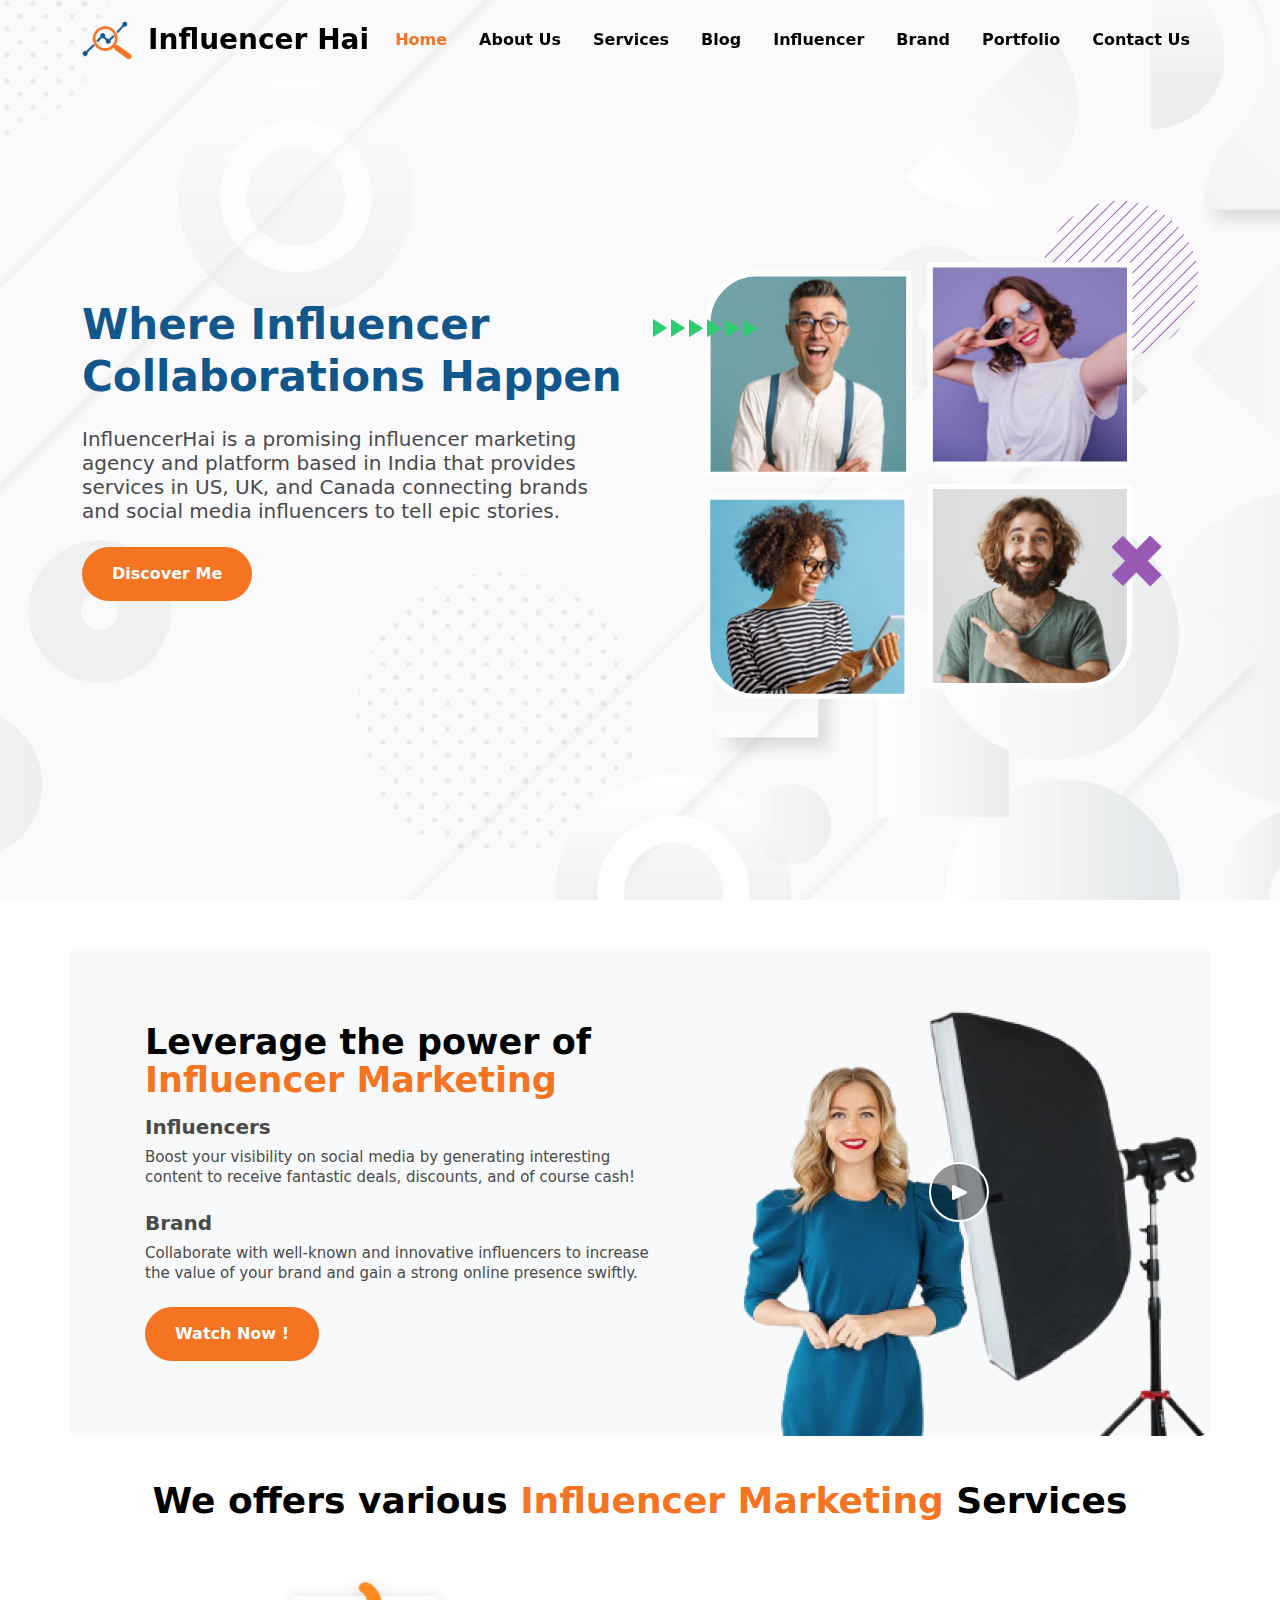
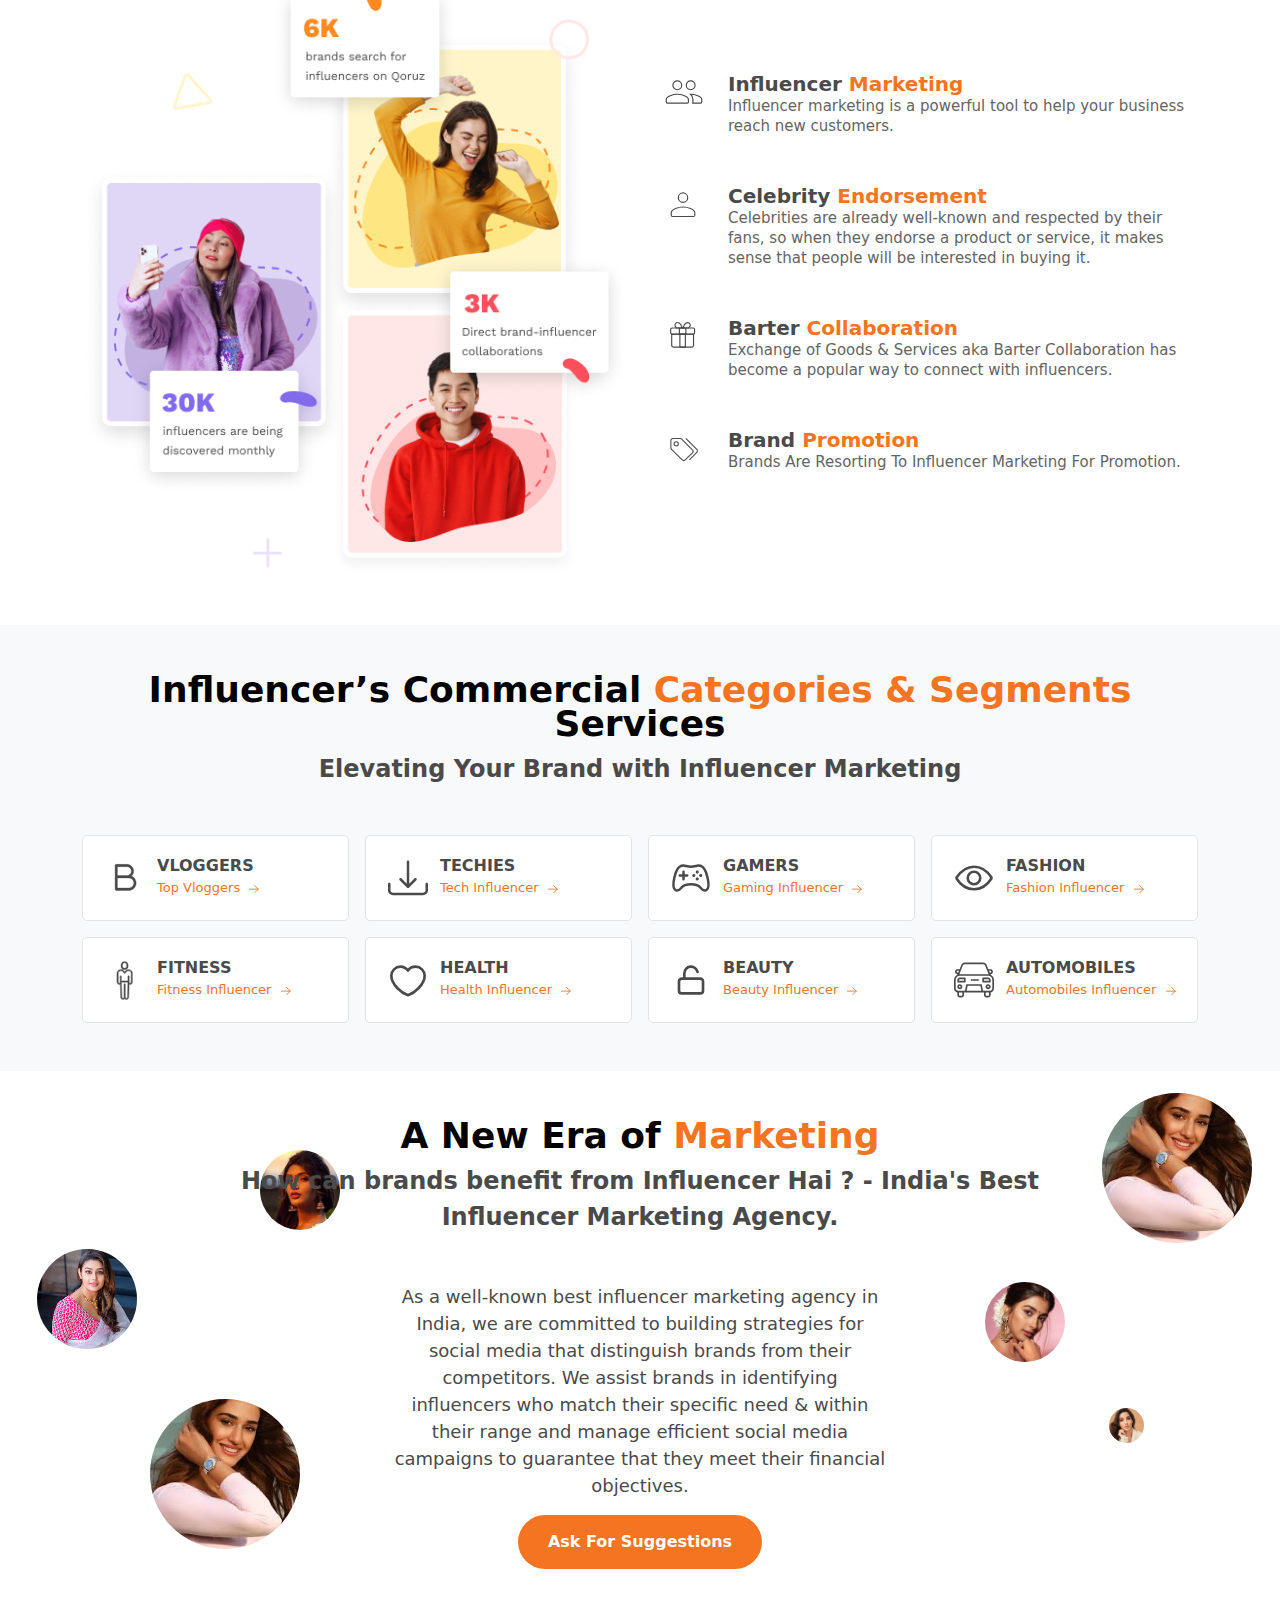
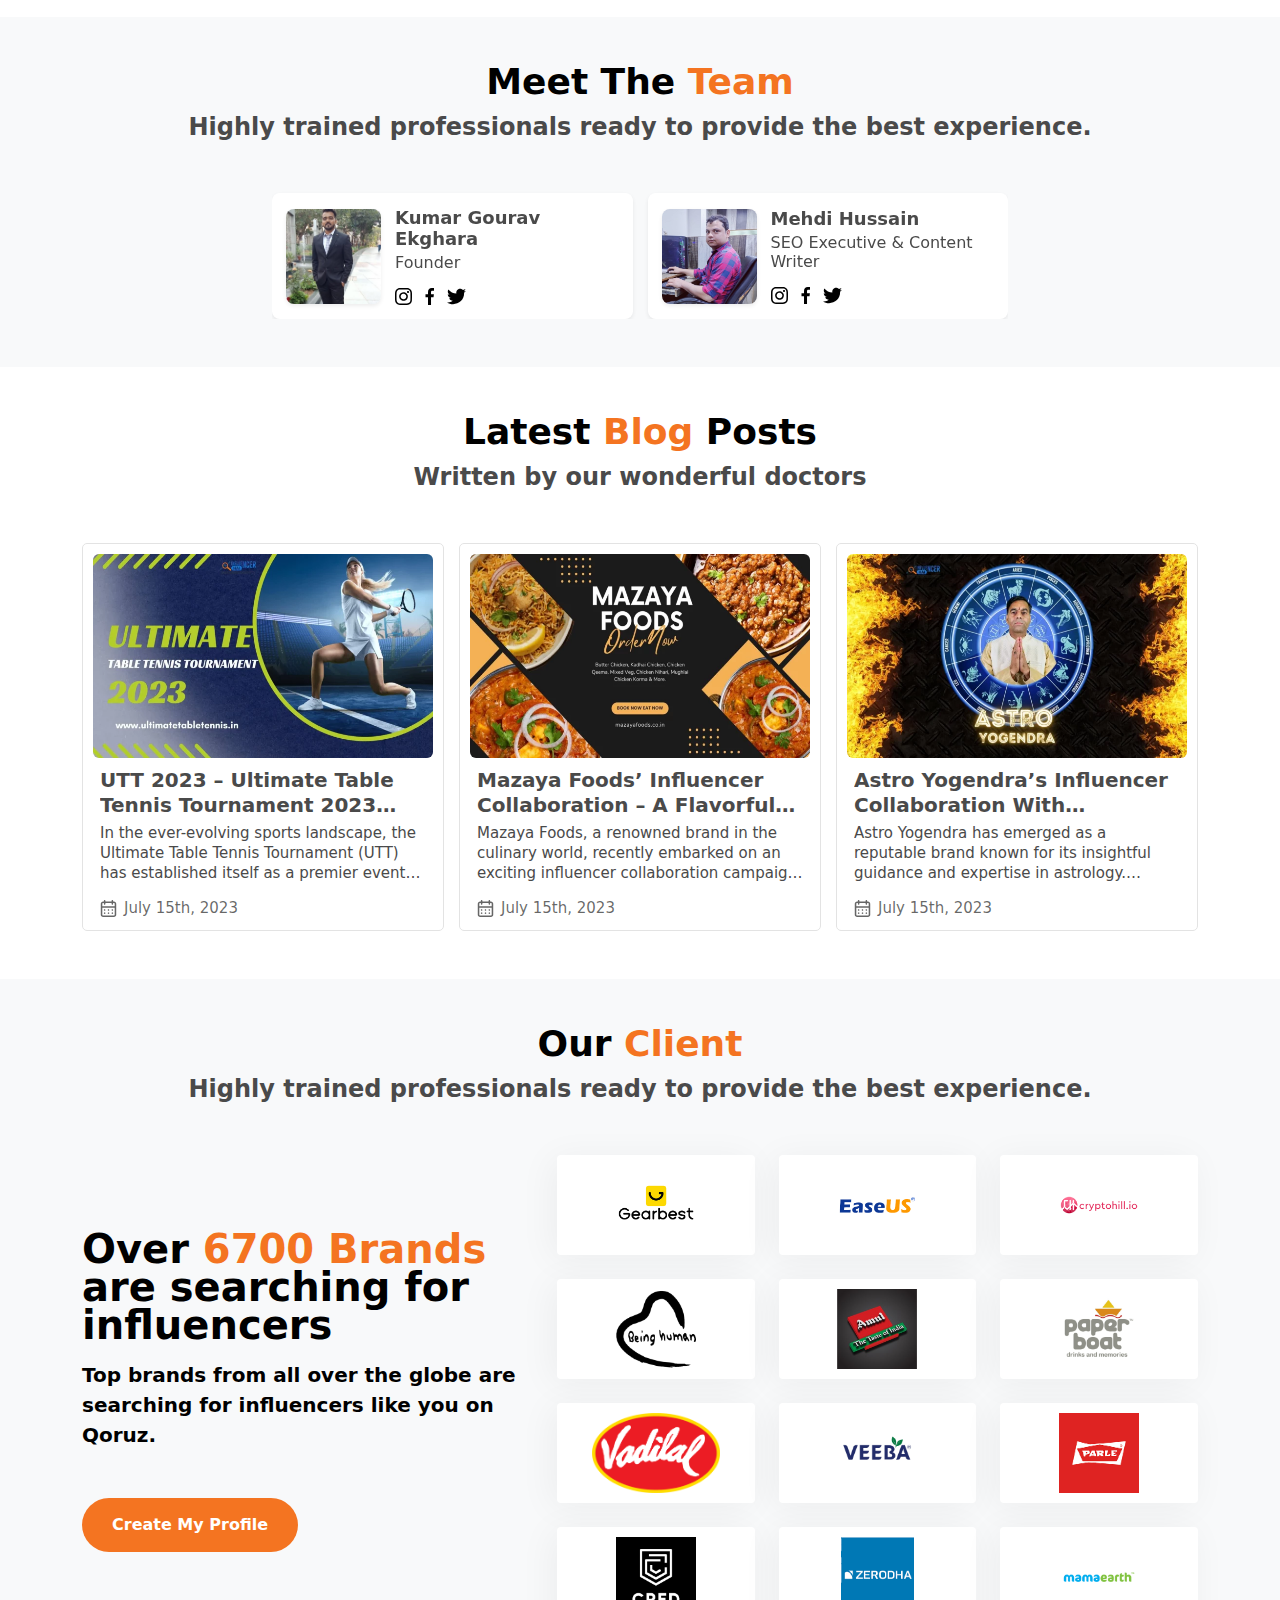
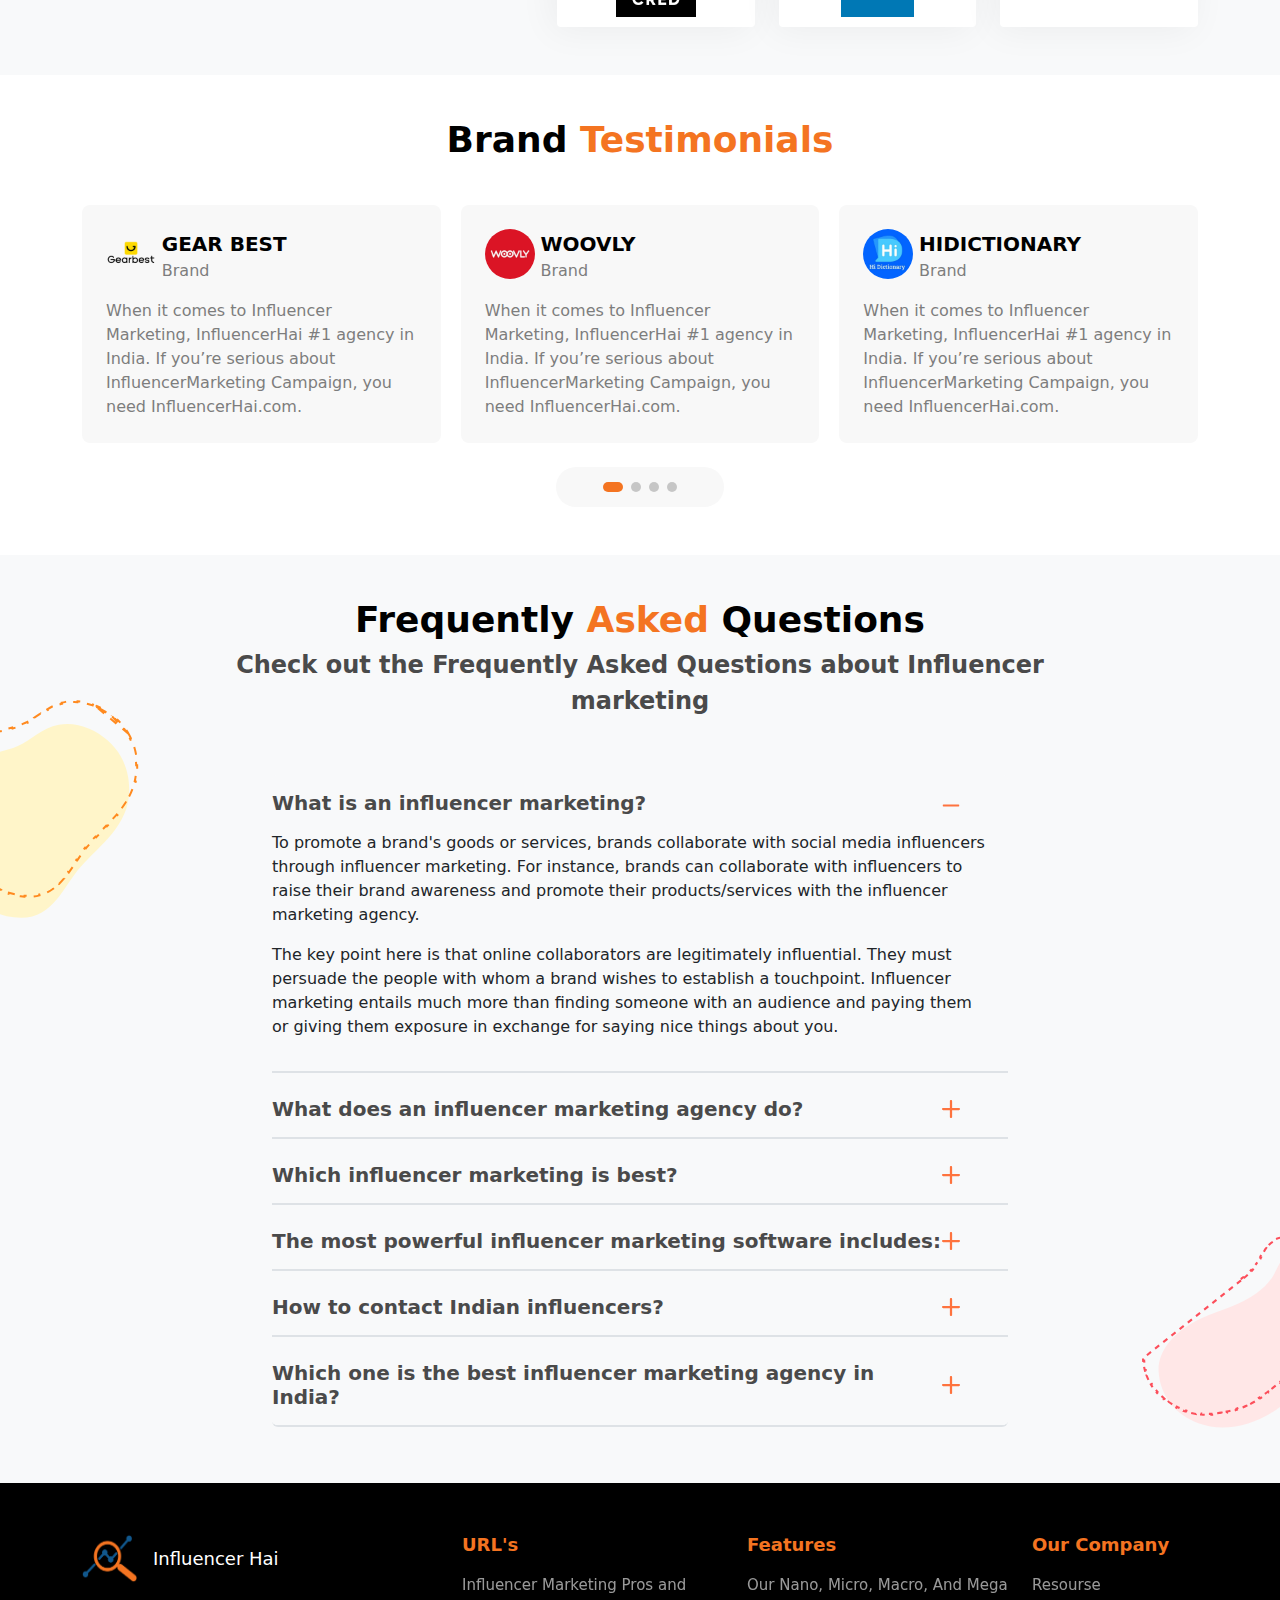
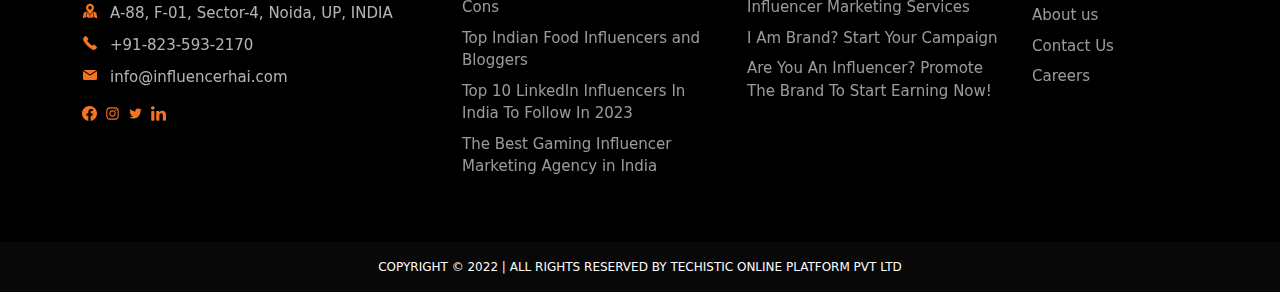
<file: index.html>
<!DOCTYPE html>
<html lang="en">
<head>
    <meta charset="UTF-8">
    <meta name="viewport" content="width=device-width, initial-scale=1.0">
    <link rel="shortcut icon" href="assets/img/logo.png">
    <meta property="og:description" content="We&#039;re the best influencer marketing agency in India and the most trusted influencer marketing platform. We connect brands with influencers for better sales." />
    <title>Influencer Hai</title>
    <script src="assets/libs/jquery/jquery.js"></script>
    <link href="./assets/css/bootstrap.min.css" rel="stylesheet">
    <link href="./assets/libs/swiper/swiper-bundle.min.css" rel="stylesheet">
    <link rel="stylesheet" href="assets/libs/glightBox/css/glightbox.min.css">
    <link href="./assets/css/style.min.css" rel="stylesheet">
</head>
<body>
    <!-- navbar start  -->
        <nav class="navbar navDark navbar-expand-lg fixed-top  container-fluid" aria-label="Offcanvas navbar large">
            <div class="container">
            <a class="navbar-brand logonav d-flex align-items-center" href="index.html"><img src="assets/img/logo.png" alt="logo" class="img-fluid w-100 h-100"> <span class="logoName d-inline-flex ms-3">Influencer Hai</span></a>
            <button class="navbar-toggler border-0 shadow-none" type="button" data-bs-toggle="offcanvas" data-bs-target="#offcanvasNavbar2" aria-controls="offcanvasNavbar2" aria-label="Toggle navigation">
                <span class="navbar-toggler-icon menuBtn"> 
                    <img src="assets/img/Menu.png" alt="menu" class="img-fluid w-100 h-100">
                </span>
                
            </button>
            <div class="offcanvas offcanvas-end" tabindex="-1" id="offcanvasNavbar2" aria-labelledby="offcanvasNavbar2Label">
                <div class="offcanvas-header">
                    <div class="offcanvas-title" id="offcanvasNavbar2Label">
                <a class="navbar-brand logonav d-flex align-items-center" href="#"><img src="assets/img/logo.png" alt="logo" class="img-fluid w-100 h-100"> <span class="logoName d-inline-flex ms-3">Influencer Hai</span></a>
                </div>
                <button type="button" class="menuBtn border-0 d-inline-flex shdow-none bg-dark" data-bs-dismiss="offcanvas" aria-label="Close"> <img src="assets/img/Close.png" alt="menu" class="img-fluid w-100 h-100"></button>
                </div>
                <div class="offcanvas-body">
                <ul class="navbar-nav navbarNav justify-content-end flex-grow-1 gap-md-3 gap-2">
                    <li class="nav-item navItem">
                        <a class="nav-link navLInk active" aria-current="page" href="index.html">Home</a>
                        </li>
                    <li class="nav-item navItem">
                    <a class="nav-link navLInk" href="about.html">About Us</a>
                    </li>
                    <li class="nav-item navItem">
                    <a class="nav-link navLInk" href="servicePage.html">Services</a>
                    </li>
                    <li class="nav-item navItem">
                        <a class="nav-link navLInk" href="blogpage.html">Blog</a>
                    </li>
                    <li class="nav-item navItem">
                        <a class="nav-link navLInk" href="influencer.html">Influencer</a>
                    </li>
                    <li class="nav-item navItem">
                        <a class="nav-link navLInk" href="brand.html">Brand</a>
                    </li>
                    <li class="nav-item navItem">
                        <a class="nav-link navLInk" href="portfolio.html">Portfolio</a>
                    </li>
                    <li class="nav-item navItem">
                        <a class="nav-link navLInk" href="contactus.html">Contact Us</a>
                    </li>
                    <!-- <li class="nav-item navItem">
                        <a class="nav-link navLInk" href="#">Search</a>
                    </li> -->
                </ul>
                </div>
            </div>
            </div>
        </nav>
    <!-- navbar end  -->

    <!-- hero section start  -->
        <div class="container-fluid heroSection  position-relative">
            <div class="mainsectopn h-100">
                <div class="container h-100 ">
                    <div class="row h-100 align-items-center">
                        <div class="col-md-6 col-sm-12 order-md-1 order-2">
                            <div class="row align-items-center h-100 heroTxtWrapper">
                                <div class="col-12 py-4 py-md-0">
                                    <div class="HeroHeading fw-bold text-md-start text-center">Where Influencer Collaborations Happen</div>
                                    <div class="heroPera mt-4 text-md-start text-center">InfluencerHai is a promising influencer marketing agency and platform based in India that provides services in US, UK, and Canada connecting brands and social media influencers to tell epic stories.</div>
                                    <button class="influencerBtn mt-4">Discover Me</button>
                                    <!-- <div class="searchBox mt-xl-5 mt-lg-4 mt-3 justify-content-lg-start justify-content-center mx-lg-0 mx-auto">
                                        <div class="">
                                            <div class="dropdown Dropdown">
                                                <button class="btn  dropdown-toggle border-0 shadow-none dropbtn d-flex align-items-center " type="button" data-bs-toggle="dropdown" aria-expanded="false">
                                                    <span class="IconMedia d-inline-flex me-2"><img src="assets/img/insta.svg" alt="insta" class="img-fluid w-100 h-100"></span> Instagram
                                                </button>
                                                <ul class="dropdown-menu DropMenu">
                                                    <li><a class="dropdown-item" href="#"> <span class="IconMedia d-inline-flex me-2"><img src="assets/img/twitter.svg" alt="insta" class="img-fluid w-100 h-100"></span> Twitter</a></li>
                                                    <li><a class="dropdown-item" href="#"> <span class="IconMedia d-inline-flex me-2"><img src="assets/img/insta.svg" alt="insta" class="img-fluid w-100 h-100"></span>Instagram</a></li>
                                                    <li><a class="dropdown-item" href="#"><span class="IconMedia d-inline-flex me-2"><img src="assets/img/insta.svg" alt="insta" class="img-fluid w-100 h-100"></span> Instagram</a></li>
                                                </ul>
                                                </div>
                                        </div>
                                        <div class="d-flex align-items-center position-relative w-100 h-100">
                                            <input type="search" id="fruit" class="form-control searchInput w-100 h-100 shadow-none border-0 bg-transparent" placeholder="Search influencers & categories">
                                            <div class="searchInner z-2 d-none overflow-hidden shadow-sm position-absolute start-0 bg-white py-2 rounded-3 w-100">
                                                <div class=" h-100 overflow-y-auto ">
                                                <ul class="list-unstyled h-100">
                                                    <li class="d-flex align-items-center searchLi">
                                                    <a href="javascript:;" class=" text-decoration-none d-flex align-items-center innerDropdown"><span class="arrowIcon d-inline-flex me-2"><img src="assets/img/Rightarrow2.svg" alt="arrow" class="img-fluid w-100 h-100"></span> Style & Fashoin <span class="inndrSubheading ms-1 d-inline-flex">CATEGORY</span> </a>
                                                    </li>
                                                    <li class="d-flex align-items-center searchLi">
                                                    <a href="javascript:;" class=" text-decoration-none d-flex align-items-center innerDropdown"><span class="arrowIcon d-inline-flex me-2"><img src="assets/img/Rightarrow2.svg" alt="arrow" class="img-fluid w-100 h-100"></span> Style & Fashoin <span class="inndrSubheading ms-1 d-inline-flex">CATEGORY</span> </a>
                                                    </li>
                                                    <li class="d-flex align-items-center searchLi">
                                                    <a href="javascript:;" class=" text-decoration-none d-flex align-items-center innerDropdown"><span class="arrowIcon d-inline-flex me-2"><img src="assets/img/Rightarrow2.svg" alt="arrow" class="img-fluid w-100 h-100"></span> Style & Fashoin <span class="inndrSubheading ms-1 d-inline-flex">CATEGORY</span> </a>
                                                    </li>
                                                </ul>
                                                </div>
                                            </div>
                                        </div>
                                    </div> -->
                                </div>
                            
                            </div>
                        </div>
                        <div class="col-md-6 col-sm-12 order-md-2 order-1">
                            <div class="heroImage">
                                <img src="assets/img/heroImg.svg" alt="">
                            </div>
                        </div>
                    </div>
                </div>
            </div>
        </div>
    <!-- hero section end  -->

    <!-- Video Section Start -->
    <div class="container-fluid pt-4 pt-md-5">
        <div class="container videoSection">
            <div class="row align-items-center position-relative vedioTxt">
                <div class="col-lg-7 col-12">
                    <div class="textSide row">
                        <div class="col-12">
                            <div class="head pb-2">
                                Leverage the power of <span>Influencer Marketing</span>
                            </div>
                        </div>
                        <div class="col-12 col-md-12 col-lg-12">
                            <div class="subHead py-2">
                                Influencers
                            </div>
                            <div class="textFirst opClass pb-3">
                                Boost your visibility on social media by generating interesting content to receive fantastic deals, discounts, and of course cash!
                            </div>
                        </div>
                        <div class="col-12 col-md-12 col-lg-12">
                            <div class="subHead py-2">
                                Brand
                            </div>
                            <div class="textFirst opClass">
                                Collaborate with well-known and innovative influencers to increase the value of your brand and gain a strong online presence swiftly.    
                            </div>
                        </div>
                        <a href="https://youtu.be/2dxtPlGBG9g?si=0m4l7goNKBR83jG-" class="btnWrpper text-decoration-none glightboxx d-flex justify-content-center justify-content-lg-start">
                            <button class="mt-4 influencerBtn influencerBtn1 zIndex">Watch Now !</button>
                        </a>
                    </div>
                </div>
                <div class="col-6">
                    <a href="https://youtu.be/2dxtPlGBG9g?si=0m4l7goNKBR83jG-" class="playsvg glightboxx" data-gallery="gallery1">
                        <img src="./assets/img/playbtn.svg" alt="" class="w-100 h-100">
                        <div class="waves-block">
                            <div class="waves wave-1"></div>
                            <div class="waves wave-2"></div>
                            <div class="waves wave-3"></div>
                        </div>
                    </a>
                </div>
            </div>
        </div>
    </div>
    <!-- Video Section Ends -->

    <div class="container-fluid influencerFluid">
        <div class="container">
            <div class="row py-md-5 py-4">
                <div class="col-12"><div class="heading">We offers various <span>Influencer Marketing</span> Services</div></div>
            </div>
            <div class="row align-items-center pb-4 pb-md-5">
                <div class="col-md-6 col-12 mb-3 mb-md-0">
                    <div class="influencer">
                        <img src="assets/img/fluencer.png" alt="">
                    </div>
                </div>
                <div class="col-md-6 col-12">
                    <div class="row mb-xl-5 mb-3 influencerWrapper mx-0">
                        <div class="col-sm-auto col-12 d-flex justify-content-center justify-content-sm-start">
                            <div class="icons mb-3 mb-sm-0">
                                <img src="assets/img/1.svg" alt="">
                            </div>
                        </div>
                        <div class="col-sm col-12">
                            <div class="row">
                                <div class="col-12"><div class="influencerHeading text-sm-start text-center">Influencer <span>Marketing</span></div></div>
                                <div class="col-12"><div class="influencerSubHeading text-sm-start text-center">Influencer marketing is a powerful tool to help your business reach new customers.</div>
                                </div>
                            </div>
                        </div>
                    </div>
                    <div class="row mb-xl-5 mb-3 influencerWrapper mx-0">
                        <div class="col-sm-auto col-12 d-flex justify-content-center justify-content-sm-start">
                            <div class="icons mb-3 mb-sm-0">
                                <img src="assets/img/2.svg" alt="">
                            </div>
                        </div>
                        <div class="col-sm col-12">
                            <div class="row">
                                <div class="col-12"><div class="influencerHeading text-sm-start text-center">Celebrity <span>Endorsement</span></div></div>
                                <div class="col-12"><div class="influencerSubHeading text-sm-start text-center">Celebrities are already well-known and respected by their fans, so when they endorse a product or service, it makes sense that people will be interested in buying it.</div>
                                </div>
                            </div>
                        </div>
                    </div>
                    <div class="row mb-xl-5 mb-3 influencerWrapper mx-0">
                        <div class="col-sm-auto col-12 d-flex justify-content-center justify-content-sm-start">
                            <div class="icons mb-3 mb-sm-0">
                                <img src="assets/img/3.svg" alt="">
                            </div>
                        </div>
                        <div class="col-sm col-12">
                            <div class="row">
                                <div class="col-12"><div class="influencerHeading text-sm-start text-center">Barter <span>Collaboration<span></div></div>
                                <div class="col-12"><div class="influencerSubHeading text-sm-start text-center">Exchange of Goods & Services aka Barter Collaboration has become a popular way to connect with influencers.</div>
                                </div>
                            </div>
                        </div>
                    </div>
                    <div class="row influencerWrapper mx-0">
                        <div class="col-sm-auto col-12 d-flex justify-content-center justify-content-sm-start">
                            <div class="icons mb-3 mb-sm-0">
                                <img src="assets/img/4.svg" alt="">
                            </div>
                        </div>
                        <div class="col-sm col-12">
                            <div class="row">
                                <div class="col-12"><div class="influencerHeading text-sm-start text-center">Brand  <span>Promotion<span></div></div>
                                <div class="col-12"><div class="influencerSubHeading text-sm-start text-center">Brands Are Resorting To Influencer Marketing For Promotion.
                                </div>
                                </div>
                            </div>
                        </div>
                    </div>
                </div>
            </div>
        </div>
    </div>

    <div class="container-fluid influencerCategoriesFluid bg-light">
        <div class="container">
            <div class="row py-md-5 py-4">
                <div class="col-12">
                    <div class="heading d-none d-sm-block">Influencer’s Commercial <span>Categories & Segments</span> Services</div>
                    <div class="heading d-sm-none d-block">Our <span>Services</span></div>
                    <div class="subHeading"> Elevating Your Brand with Influencer Marketing</div>
                </div>
            </div>
            <div class="row g-3 pb-4 pb-md-5 categoryRow justify-content-start justify-content-sm-center">
                <div class="col-xl-3 col-lg-4 col-md-4 col-sm-6 col-9">
                    <div class="row align-items-center categoryWrapper mx-0">
                        <div class="col-auto">
                            <div class="categoryIcon">
                                <img src="assets/img/b.svg" alt="">
                            </div>
                        </div>
                        <div class="col">
                            <div class="row">
                                <div class="col-12 px-0"><div class="categoryHeading">VLOGGERS</div></div>
                                <div class="col-12 px-0"><a href="javascript:;" class="categoryAnchor d-flex align-items-center">Top Vloggers <img src="assets/img/ArrowRight 1.svg" alt=""></a></div>
                            </div>
                        </div>
                    </div>
                </div>
                <div class="col-xl-3 col-lg-4 col-md-4 col-sm-6 col-9">
                    <div class="row align-items-center categoryWrapper mx-0">
                        <div class="col-auto">
                            <div class="categoryIcon">
                                <img src="assets/img/download.svg" alt="">
                            </div>
                        </div>
                        <div class="col">
                            <div class="row">
                                <div class="col-12 px-0"><div class="categoryHeading">TECHIES</div></div>
                                <div class="col-12 px-0"><a href="javascript:;" class="categoryAnchor d-flex align-items-center">Tech Influencer <img src="assets/img/ArrowRight 1.svg" alt=""></a></div>
                            </div>
                        </div>
                    </div>
                </div>
                <div class="col-xl-3 col-lg-4 col-md-4 col-sm-6 col-9">
                    <div class="row align-items-center categoryWrapper mx-0">
                        <div class="col-auto">
                            <div class="categoryIcon">
                                <img src="assets/img/joystick.svg" alt="">
                            </div>
                        </div>
                        <div class="col">
                            <div class="row">
                                <div class="col-12 px-0"><div class="categoryHeading">GAMERS</div></div>
                                <div class="col-12 px-0"><a href="javascript:;" class="categoryAnchor d-flex align-items-center">Gaming Influencer <img src="assets/img/ArrowRight 1.svg" alt=""></a></div>
                            </div>
                        </div>
                    </div>
                </div>
                <div class="col-xl-3 col-lg-4 col-md-4 col-sm-6 col-9">
                    <div class="row align-items-center categoryWrapper mx-0">
                        <div class="col-auto">
                            <div class="categoryIcon">
                                <img src="assets/img/eyeoutline.svg" alt="">
                            </div>
                        </div>
                        <div class="col">
                            <div class="row">
                                <div class="col-12 px-0"><div class="categoryHeading">FASHION</div></div>
                                <div class="col-12 px-0"><a href="javascript:;" class="categoryAnchor d-flex align-items-center"> Fashion Influencer <img src="assets/img/ArrowRight 1.svg" alt=""></a></div>
                            </div>
                        </div>
                    </div>
                </div>
                <div class="col-xl-3 col-lg-4 col-md-4 col-sm-6 col-9">
                    <div class="row align-items-center categoryWrapper mx-0">
                        <div class="col-auto">
                            <div class="categoryIcon">
                                <img src="assets/img/Communication.svg" alt="">
                            </div>
                        </div>
                        <div class="col">
                            <div class="row">
                                <div class="col-12 px-0"><div class="categoryHeading">FITNESS</div></div>
                                <div class="col-12 px-0"><a href="javascript:;" class="categoryAnchor d-flex align-items-center"> Fitness Influencer <img src="assets/img/ArrowRight 1.svg" alt=""></a></div>
                            </div>
                        </div>
                    </div>
                </div>
                <div class="col-xl-3 col-lg-4 col-md-4 col-sm-6 col-9">
                    <div class="row align-items-center categoryWrapper mx-0">
                        <div class="col-auto">
                            <div class="categoryIcon">
                                <img src="assets/img/like.svg" alt="">
                            </div>
                        </div>
                        <div class="col">
                            <div class="row">
                                <div class="col-12 px-0"><div class="categoryHeading">HEALTH</div></div>
                                <div class="col-12 px-0"><a href="javascript:;" class="categoryAnchor d-flex align-items-center"> Health Influencer <img src="assets/img/ArrowRight 1.svg" alt=""></a></div>
                            </div>
                        </div>
                    </div>
                </div>
                <div class="col-xl-3 col-lg-4 col-md-4 col-sm-6 col-9">
                    <div class="row align-items-center categoryWrapper mx-0">
                        <div class="col-auto">
                            <div class="categoryIcon">
                                <img src="assets/img/Unlock.svg" alt="">
                            </div>
                        </div>
                        <div class="col">
                            <div class="row">
                                <div class="col-12 px-0"><div class="categoryHeading">BEAUTY</div></div>
                                <div class="col-12 px-0"><a href="javascript:;" class="categoryAnchor d-flex align-items-center"> Beauty Influencer <img src="assets/img/ArrowRight 1.svg" alt=""></a></div>
                            </div>
                        </div>
                    </div>
                </div>
                <div class="col-xl-3 col-lg-4 col-md-4 col-sm-6 col-9">
                    <div class="row align-items-center categoryWrapper mx-0">
                        <div class="col-auto">
                            <div class="categoryIcon">
                                <img src="assets/img/car.svg" alt="">
                            </div>
                        </div>
                        <div class="col">
                            <div class="row">
                                <div class="col-12 px-0"><div class="categoryHeading">AUTOMOBILES</div></div>
                                <div class="col-12 px-0"><a href="javascript:;" class="categoryAnchor d-flex align-items-center"> Automobiles Influencer <img src="assets/img/ArrowRight 1.svg" alt=""></a></div>
                            </div>
                        </div>
                    </div>
                </div>
            </div>
        </div>
    </div>

    <div class="container-fluid newEraFluid pb-4 pb-md-5 position-relative">
        <div class="container">
            <div class="row py-md-5 py-4 position-relative justify-content-center">
                <div class="col-lg-10">
                    <div class="heading">A New Era of <span>Marketing</span></div>
                    <div class="subHeading">How can brands benefit from Influencer Hai ? - India's    Best Influencer Marketing Agency.</div>
                </div>
            </div>
            <div class="row position-relative">
                <div class="col-12 d-flex justify-content-center mb-3">
                    <div class="newEraPara">
                        As a well-known best influencer marketing agency in India, we are committed to building strategies for social media that distinguish brands from their competitors. We assist brands in identifying influencers who match their specific need & within their range and manage efficient social media campaigns to guarantee that they meet their financial objectives.
                    </div>
                </div>
                <div class="col-12 d-flex justify-content-center">
                    <button class="influencerBtn m-auto">Ask For Suggestions</button>
                    <!-- <button class="learnBtn">Learn More</button> -->
                </div>
            </div>
            <div class="images d-xl-block d-none">
                <img src="assets/img/actress.jpeg" alt="">
            </div>
            <div class="imagesRyt d-xl-block d-none">
                <img src="assets/img/actress.jpeg" alt="">
            </div>
        </div>
    </div>

    <!-- meet the team section start  -->
    <div class="container-fluid teamSection bg-light pb-3 pb-md-5">
        <div class="container">
            <div class="row pt-md-5 pt-4 position-relative justify-content-center">
                <div class="col-lg-10">
                    <div class="heading">Meet The <span>Team</span></div>
                    <div class="subHeading">Highly trained professionals ready to provide the best experience.</div>
                </div>
            </div>
            <div class="row justify-content-center pb-3 pb-md-0">
                <div class="col-xl-8 col-lg-9">
                    <div class="position-relative">
                        <div class="swiper mySwiper teamslider pt-md-5 pt-4">
                            <div class="swiper-wrapper ">
                                <div class="swiper-slide h-auto">
                                    <div class="profilecardnew h-100 rounded-3 bg-white shadow-sm d-flex align-items-center">
                                        <div class="teamimg shadow-sm overflow-hidden rounded-3">
                                            <img src="assets/img/blog/team1.jpg" alt="teammember" class="h-100 w-100 img-fluid object-fit-cover">
                                        </div>
                                        <div class="content ">
                                            <div class="membername ">Kumar Gourav Ekghara</div>
                                            <div class="memberposition">Founder</div>
                                            <ul class="socialicons d-flex align-items-center mb-0 list-unstyled">
                                                <li>
                                                    <a href="javascript:;" class="socialicon d-flex align-items-center justify-content-center">
                                                        <img src="assets/img/blog/instagram.svg" alt="instagram" class="h-100 w-100 img-fluid">
                                                    </a>
                                                </li>
                                                <li>
                                                    <a href="javascript:;" class="socialicon d-flex align-items-center justify-content-center">
                                                        <img src="assets/img/blog/facebook.svg" alt="instagram" class="h-100 w-100 img-fluid">
                                                    </a>
                                                </li>
                                                <li>
                                                    <a href="javascript:;" class="socialicon d-flex align-items-center justify-content-center">
                                                        <img src="assets/img/blog/twitter.svg" alt="instagram" class="h-100 w-100 img-fluid">
                                                    </a>
                                                </li>
                                            </ul>
                                        </div>
                                    </div>
                                </div>
                                <div class="swiper-slide h-auto">
                                    <div class="profilecardnew h-100 rounded-3 bg-white shadow-sm d-flex align-items-center">
                                        <div class="teamimg shadow-sm overflow-hidden rounded-3">
                                            <img src="assets/img/blog/team2.jpg" alt="teammember" class="h-100 w-100 img-fluid object-fit-cover">
                                        </div>
                                        <div class="content ">
                                            <div class="membername">Mehdi Hussain</div>
                                            <div class="memberposition">SEO Executive & Content Writer</div>
                                            <ul class="socialicons d-flex align-items-center mb-0 list-unstyled">
                                                <li>
                                                    <a href="javascript:;" class="socialicon d-flex align-items-center justify-content-center">
                                                        <img src="assets/img/blog/instagram.svg" alt="instagram" class="h-100 w-100 img-fluid">
                                                    </a>
                                                </li>
                                                <li>
                                                    <a href="javascript:;" class="socialicon d-flex align-items-center justify-content-center">
                                                        <img src="assets/img/blog/facebook.svg" alt="instagram" class="h-100 w-100 img-fluid">
                                                    </a>
                                                </li>
                                                <li>
                                                    <a href="javascript:;" class="socialicon d-flex align-items-center justify-content-center">
                                                        <img src="assets/img/blog/twitter.svg" alt="instagram" class="h-100 w-100 img-fluid">
                                                    </a>
                                                </li>
                                            </ul>
                                        </div>
                                    </div>
                                </div>
                            </div>
                        </div>
                        <!-- <div class="swiper-pagination teamdots"></div> -->
                    </div>
                </div>
            </div>
        </div>
    </div>
    <!-- meet the team section end -->

    <!-- blog section start  -->
        <div class="container-fluid blogsection pb-4 pb-md-5 overflow-x-hidden">
            <div class="container">
                <div class="row py-md-5 py-4">
                    <div class="col-12">
                        <div class="heading">Latest <span>Blog</span> Posts</div>
                        <div class="subHeading">Written by our wonderful doctors</div>
                    </div>
                </div>
                <div class="row">
                    <div class="col-12">
                        <div class="blogslidermain position-relative">
                            <div class="swiper mySwiper blogslider">
                                <div class="swiper-wrapper">
                                    <div class="swiper-slide">
                                        <div class="blogcard bg-white rounded2 shadowsm h-100">
                                            <div class="blogimg overflow-hidden rounded-2">
                                                <img src="assets/img/blog/blog1.webp" alt="blog" class="h-100 w-100">
                                            </div>
                                            <div class="blogcontent">
                                                <div>
                                                    <a href="javascript:;" class="blogheading text-decoration-none "> UTT 2023 – Ultimate Table Tennis Tournament 2023 Influencer Marketing Campaign</a>
                                                </div>
                                                <div class="blogdetail">
                                                    In the ever-evolving sports landscape, the Ultimate Table Tennis Tournament (UTT) has established itself as a premier event showcasing top-tier table tennis talent worldwide.
                                                </div>
                                                <div class="date d-flex align-items-center">
                                                    <span class="d-flex align-items-center justify-content-center calendaricon">
                                                        <img src="assets/img/blog/calendar.svg" alt="calendar" class="h-100 w-100 img-fluid">
                                                    </span>
                                                    July 15th, 2023
                                                </div>
                                            </div>
                                        </div>
                                    </div>
                                    <div class="swiper-slide">
                                        <div class="blogcard bg-white rounded2 shadowsm h-100">
                                            <div class="blogimg overflow-hidden rounded-2">
                                                <img src="assets/img/blog/blog2.webp" alt="blog" class="h-100 w-100">
                                            </div>
                                            <div class="blogcontent">
                                                <div>
                                                    <a href="javascript:;" class="blogheading text-decoration-none ">Mazaya Foods’ Influencer Collaboration – A Flavorful Journey With InfluencerHai</a>
                                                </div>
                                                <div class="blogdetail">
                                                    Mazaya Foods, a renowned brand in the culinary world, recently embarked on an exciting influencer collaboration campaign using the cash payment system. Mazaya Foods.
                                                </div>
                                                <div class="date d-flex align-items-center">
                                                    <span class="d-flex align-items-center justify-content-center calendaricon">
                                                        <img src="assets/img/blog/calendar.svg" alt="calendar" class="h-100 w-100 img-fluid">
                                                    </span>
                                                    July 15th, 2023
                                                </div>
                                            </div>
                                        </div>
                                    </div>
                                    <div class="swiper-slide">
                                        <div class="blogcard bg-white rounded2 shadowsm h-100">
                                            <div class="blogimg overflow-hidden rounded-2">
                                                <img src="assets/img/blog/blog3.webp" alt="blog" class="h-100 w-100">
                                            </div>
                                            <div class="blogcontent">
                                                <div>
                                                    <a href="javascript:;" class="blogheading text-decoration-none ">Astro Yogendra’s Influencer Collaboration With InfluencerHai</a>
                                                </div>
                                                <div class="blogdetail">
                                                    Astro Yogendra has emerged as a reputable brand known for its insightful guidance and expertise in astrology. Recently, Astro Yogendra embarked on an influencer...
                                                </div>
                                                <div class="date d-flex align-items-center">
                                                    <span class="d-flex align-items-center justify-content-center calendaricon">
                                                        <img src="assets/img/blog/calendar.svg" alt="calendar" class="h-100 w-100 img-fluid">
                                                    </span>
                                                    July 15th, 2023
                                                </div>
                                            </div>
                                        </div>
                                    </div>
                                    <div class="swiper-slide">
                                        <div class="blogcard bg-white rounded2 shadowsm h-100">
                                            <div class="blogimg overflow-hidden rounded-2">
                                                <img src="assets/img/blog/blog4.webp" alt="blog" class="h-100 w-100">
                                            </div>
                                            <div class="blogcontent">
                                                <div>
                                                    <a href="javascript:;" class="blogheading text-decoration-none ">Lapcare’s Successful Influencer Collaboration With InfluencerHai.com</a>
                                                </div>
                                                <div class="blogdetail">
                                                    Lapcare's successful influencer collaboration with InfluencerHai.com leveraging barter for amplified brand reach. In the dynamic marketing world, influencers have emerged as powerful brand advocates,.
                                                </div>
                                                <div class="date d-flex align-items-center">
                                                    <span class="d-flex align-items-center justify-content-center calendaricon">
                                                        <img src="assets/img/blog/calendar.svg" alt="calendar" class="h-100 w-100 img-fluid">
                                                    </span>
                                                    July 15th, 2023
                                                </div>
                                            </div>
                                        </div>
                                    </div>
                                    <div class="swiper-slide">
                                        <div class="blogcard bg-white rounded2 shadowsm h-100">
                                            <div class="blogimg overflow-hidden rounded-2">
                                                <img src="assets/img/blog/blog5.jpg" alt="blog" class="h-100 w-100">
                                            </div>
                                            <div class="blogcontent">
                                                <div>
                                                    <a href="javascript:;" class="blogheading text-decoration-none ">How AI is Transforming the Future of Digital Marketing Jobs</a>
                                                </div>
                                                <div class="blogdetail">
                                                    So, How AI is Transforming the Future of Digital Marketing Jobs? The impact of artificial intelligence (AI) on the job market has been a...
                                                </div>
                                                <div class="date d-flex align-items-center">
                                                    <span class="d-flex align-items-center justify-content-center calendaricon">
                                                        <img src="assets/img/blog/calendar.svg" alt="calendar" class="h-100 w-100 img-fluid">
                                                    </span>
                                                    May 2nd, 2023
                                                </div>
                                            </div>
                                        </div>
                                    </div>
                                    <div class="swiper-slide">
                                        <div class="blogcard bg-white rounded2 shadowsm h-100">
                                            <div class="blogimg overflow-hidden rounded-2">
                                                <img src="assets/img/blog/blog6.jpg" alt="blog" class="h-100 w-100">
                                            </div>
                                            <div class="blogcontent">
                                                <div>
                                                    <a href="javascript:;" class="blogheading text-decoration-none ">10 Common Digital Marketing Mistakes to Avoid for Business Growth</a>
                                                </div>
                                                <div class="blogdetail">
                                                    Avoid common Digital Marketing Mistakes & achieve business growth. Read our article to learn the top 10 mistakes & how to avoid them. Contact...
                                                </div>
                                                <div class="date d-flex align-items-center">
                                                    <span class="d-flex align-items-center justify-content-center calendaricon">
                                                        <img src="assets/img/blog/calendar.svg" alt="calendar" class="h-100 w-100 img-fluid">
                                                    </span>
                                                    May 1st, 2023
                                                </div>
                                            </div>
                                        </div>
                                    </div>
                                </div>
                            </div>
                            <!-- <div class="swiper-pagination blogdots"></div> -->
                            <div class="siderarrow prevarrow position-absolute rounded-circle shadow-sm d-flex align-items-center justify-content-center">
                                <span class="arrowicon d-flex align-items-center justify-content-center">
                                    <img src="assets/img/blog/right.svg" alt="arrow" class="h-100 w-100">
                                </span>
                            </div>
                            <div class="siderarrow nextarrow position-absolute rounded-circle shadow-sm d-flex align-items-center justify-content-center">
                                <span class="arrowicon d-flex align-items-center justify-content-center">
                                    <img src="assets/img/blog/right.svg" alt="arrow" class="h-100 w-100">
                                </span>
                            </div>
                        </div>
                    </div>
                </div>
            </div>
        </div>
    <!-- blog section end -->

    <!-- our client section start  -->
    <div class="container-fluid ourClient bg-light">
        <div class="container">
            <div class="row py-md-5 py-4 position-relative justify-content-center">
                <div class="col-lg-10">
                    <div class="heading">Our <span>Client</span></div>
                    <div class="subHeading">Highly trained professionals ready to provide the best experience.</div>
                </div>
            </div>
        <div class="row pb-md-5 pb-4 gap-md-5 gap-3">
            <div class="col-12">
            <div class="row align-items-center gap-lg-0 gap-sm-5 gap-4">
                <div class="col-lg-5 d-sm-block d-none">
                    <div class="clientContent">
                        <div class="row">
                        <div class="col-12"><div class="headingClient text-lg-start text-center">Over <span class="subheadingClient">6700 Brands</span> are searching for influencers </div></div>
                        <div class="col-12 mt-3">
                            <div class="pera text-lg-start text-center"> Top brands from all over the globe are searching for influencers like you on Qoruz.</div>
                        </div>
                        <div class="col-12 mt-lg-5 mt-4 mx-lg-0 mx-auto text-center">
                            <button class="influencerBtn d-flex align-items-center mx-lg-0 mx-auto justify-content-lg-start justify-content-center">Create My Profile</button>
                        </div>
                        </div>
                    </div>
                </div>
                <div class="col-lg-7">
                <div class="row gy-4">
                    <div class="col-md-4 col-6">
                    <div class="cardImg willChangeImg">
                        <div class="clientImg"><img src="assets/img/ourclient1.png" alt="ourClient" class="img-fluid w-100 h-100"></div>
                        <div class=" clientImg2 d-none"><img src="assets/img/ourclient2.png" alt="ourClient" class="img-fluid w-100 h-100"></div>
                    </div>
                    </div>
                    <div class="col-md-4 col-6">
                    <div class="cardImg willChangeImg">
                        <div class="clientImg"><img src="assets/img/ourclient3.png" alt="ourClient" class="img-fluid w-100 h-100"></div>
                        <div class=" clientImg2 d-none"><img src="assets/img/ourclient4.png" alt="ourClient" class="img-fluid w-100 h-100"></div>
                    </div>
                    </div>
                    <div class="col-md-4 col-6">
                    <div class="cardImg willChangeImg">
                        <div class="clientImg"><img src="assets/img/ourclient5.png" alt="ourClient" class="img-fluid w-100 h-100"></div>
                        <div class=" clientImg2 d-none"><img src="assets/img/ourclient6.png" alt="ourClient" class="img-fluid w-100 h-100"></div>
                    </div>
                    </div>
                    <div class="col-md-4 col-6">
                    <div class="cardImg willChangeImg">
                        <div class="clientImg"><img src="assets/img/ourclient7.png" alt="ourClient" class="img-fluid w-100 h-100"></div>
                        <div class=" clientImg2 d-none"><img src="assets/img/ourclient8.png" alt="ourClient" class="img-fluid w-100 h-100"></div>
                    </div>
                    </div>
                    <div class="col-md-4 col-6">
                    <div class="cardImg willChangeImg">
                        <div class="clientImg"><img src="assets/img/ourclient9.png" alt="ourClient" class="img-fluid w-100 h-100"></div>
                        <div class=" clientImg2 d-none"><img src="assets/img/ourclient10.png" alt="ourClient" class="img-fluid w-100 h-100"></div>
                    </div>
                    </div>
                    <div class="col-md-4 col-6">
                    <div class="cardImg willChangeImg">
                        <div class="clientImg"><img src="assets/img/ourclient11.png" alt="ourClient" class="img-fluid w-100 h-100"></div>
                        <div class=" clientImg2 d-none"><img src="assets/img/ourclient12.png" alt="ourClient" class="img-fluid w-100 h-100"></div>
                    </div>
                    </div>
                    <div class="col-md-4 col-6">
                    <div class="cardImg willChangeImg">
                        <div class="clientImg"><img src="assets/img/ourclient13.png" alt="ourClient" class="img-fluid w-100 h-100"></div>
                        <div class=" clientImg2 d-none"><img src="assets/img/ourclient14.png" alt="ourClient" class="img-fluid w-100 h-100"></div>
                    </div>
                    </div>
                    <div class="col-md-4 col-6">
                    <div class="cardImg willChangeImg">
                        <div class="clientImg"><img src="assets/img/ourclient15.jpg" alt="ourClient" class="img-fluid w-100 h-100"></div>
                        <div class=" clientImg2 d-none"><img src="assets/img/ourclient16.jpg" alt="ourClient" class="img-fluid w-100 h-100"></div>
                    </div>
                    </div>
                    <div class="col-md-4 col-6">
                    <div class="cardImg willChangeImg">
                        <div class="clientImg"><img src="assets/img/ourclient17.jpg" alt="ourClient" class="img-fluid w-100 h-100"></div>
                        <div class=" clientImg2 d-none"><img src="assets/img/ourclient18.jpg" alt="ourClient" class="img-fluid w-100 h-100"></div>
                    </div>
                    </div>
                    <div class="col-md-4 col-6">
                    <div class="cardImg willChangeImg">
                        <div class="clientImg"><img src="assets/img/ourclient19.jpg" alt="ourClient" class="img-fluid w-100 h-100"></div>
                        <div class=" clientImg2 d-none"><img src="assets/img/ourclient20.jpg" alt="ourClient" class="img-fluid w-100 h-100"></div>
                    </div>
                    </div>
                    <div class="col-md-4 col-6">
                    <div class="cardImg willChangeImg">
                        <div class="clientImg"><img src="assets/img/ourclient21.jpg" alt="ourClient" class="img-fluid w-100 h-100"></div>
                        <div class=" clientImg2 d-none"><img src="assets/img/ourclient22.jpg" alt="ourClient" class="img-fluid w-100 h-100"></div>
                    </div>
                    </div>
                    <div class="col-md-4 col-6">
                    <div class="cardImg willChangeImg">
                        <div class="clientImg"><img src="assets/img/ourclient23.jpg" alt="ourClient" class="img-fluid w-100 h-100"></div>
                        <div class=" clientImg2 d-none"><img src="assets/img/ourclient24.jpg" alt="ourClient" class="img-fluid w-100 h-100"></div>
                    </div>
                    </div>
                </div>
                </div>
            </div>
            </div>
        </div>
        </div>
    </div>
    <!-- our client section end  -->

    <!-- contact us section start  -->
    <!-- <div class="container-fluid contactSection">
        <div class="container">
            <div class="row py-md-5 py-3 position-relative justify-content-center">
                <div class="col-lg-10">
                    <div class="heading">Please <span>Fill</span> In This Form </div>
                </div>
            </div>
            <div class="row formdata align-items-center gap-md-0 gap-3">
                <div class="col-lg-5 col-md-6 order-md-1 order-2">
                    <form action="">
                        <div class="row g-md-3 g-sm-2 g-1 ">
                            <div class="col-12">
                                <div class="formcard position-relative">
                                    <label for="name" class="contactlabel">Name</label>
                                    <input id="name" type="text" class="form-control contactInput bg-white border shadow-none" required>
                                </div>
                            </div>
                            <div class="col-12">
                                <div class="formcard position-relative">
                                    <label for="brandname" class="contactlabel">Brand Name</label>
                                    <input type="text" id="brandname" class="form-control contactInput bg-white border shadow-none" required>
                                </div>
                            </div>
                            <div class="col-12">
                                <div class="formcard position-relative">
                                    <label for="phonenumber" class="contactlabel">Phone Number</label>
                                    <input type="tel" id="phonenumber" class="form-control contactInput bg-white border shadow-none" required>
                                </div>
                            </div>
                            <div class="col-12 mx-auto">
                                <div class="formcard position-relative">
                                    <label for="textbox" class="contactlabel">Remarks (optional)</label>
                                    <textarea name="" id="textbox" class="form-control shadow-none border contactInput textbox"></textarea>
                                </div>
                            </div>
                            <div class="col-12">
                                <div class="d-flex align-items-center mt-3">
                                    <button class="btn submitbtn d-inline-flex align-items-center justify-content-center">Submit</button>
                                </div>
                            </div>
                        </div>
                    </form>
                </div>
                <div class="col-lg-7 col-md-6 order-md-2 order-1">
                    <div class="contactusImg">
                        <img src="assets/img/blog/contactus.png" alt="contact us " class="h-100 w-100 img-fluid object-fit-contain">
                    </div>
                </div>
            </div>
        </div>
    </div> -->
    <!-- contact us section end -->

    <!-- testimonial Section Start -->
    <div class="container-fluid testimonialSection pb-4 pb-md-5">
        <div class="container">
            <div class="row py-md-5 py-4 position-relative justify-content-center">
                <div class="col-lg-10">
                    <div class="heading">Brand <span>Testimonials</span></div>
                    <!-- <div class="subHeading">Highly trained professionals ready to provide the best experience.</div> -->
                </div>
            </div>
            <div class="row">
                <div class="col-12">
                    <div class="swiperSlides">
                        <div class="swiper mySwiper testiSwiper">
                            <div class="swiper-wrapper">
                                <div class="swiper-slide rounded-3 text-start">
                                    <div class="card border-0 mainCards bg-transparent">
                                        <div class="card-body border-0 px-4 py-4 bg-transparent">
                                            <div class="row">
                                                <div class="col-auto col-sm-2">
                                                    <div class="cardImg overflow-hidden">
                                                        <img src="./assets/img/gearBest.png" alt="MeghaImg" class="h-100 w-100 img-fluid">
                                                    </div>
                                                </div>
                                                <div class="col-9 px-0">
                                                    <div class="cardSignature pt3 order-1">
                                                        <div class="row">
                                                            <div class="col-auto">
                                                            </div>
                                                            <div class="col px-0">
                                                                <div class="nameLinked d-flex align-items-center">
                                                                    <div class="name text-black">
                                                                        Gear Best
                                                                    </div>
                                                                </div>
                                                                <div class="position text-theme2">
                                                                    Brand
                                                                </div>
                                                            </div>
                                                        </div>
                                                    </div>
                                                </div>
                                                <div class="col-12">
                                                    <div class="description text-start pt-3 order-2">
                                                        When it comes to Influencer Marketing, InfluencerHai #1 agency in India. If you’re serious about InfluencerMarketing Campaign, you need InfluencerHai.com.
                                                    </div>
                                                    
                                                </div>
                                            </div>
                                        </div>
                                    </div>
                                </div>
                                <div class="swiper-slide rounded-3 text-start">
                                    <div class="card border-0 mainCards bg-transparent">
                                        <div class="card-body border-0 px-4 py-4 bg-transparent">
                                            <div class="row">
                                                <div class="col-auto col-sm-2">
                                                    <div class="cardImg overflow-hidden">
                                                        <img src="./assets/img/woovly.webp" alt="MeghaImg" class="h-100 w-100 img-fluid">
                                                    </div>
                                                </div>
                                                <div class="col-9 px-0">
                                                    <div class="cardSignature pt3 order-1">
                                                        <div class="row">
                                                            <div class="col-auto">
                                                            </div>
                                                            <div class="col px-0">
                                                                <div class="nameLinked d-flex align-items-center">
                                                                    <div class="name text-black">
                                                                        Woovly
                                                                    </div>
                                                                </div>
                                                                <div class="position text-theme2">
                                                                    Brand
                                                                </div>
                                                            </div>
                                                        </div>
                                                    </div>
                                                </div>
                                                <div class="col-12">
                                                    <div class="description text-start pt-3 order-2">
                                                        When it comes to Influencer Marketing, InfluencerHai #1 agency in India. If you’re serious about InfluencerMarketing Campaign, you need InfluencerHai.com.
                                                    </div>
                                                    
                                                </div>
                                            </div>
                                        </div>
                                    </div>
                                </div>
                                <div class="swiper-slide rounded-3 text-start"> 
                                    <div class="card border-0 mainCards bg-transparent">
                                        <div class="card-body border-0 px-4 py-4 bg-transparent">
                                            <div class="row">
                                                <div class="col-auto col-sm-2">
                                                    <div class="cardImg overflow-hidden">
                                                        <img src="./assets/img/Hi-dictionary.webp" alt="MeghaImg" class="h-100 w-100 img-fluid">
                                                    </div>
                                                </div>
                                                <div class="col-9 px-0">
                                                    <div class="cardSignature pt3 order-1">
                                                        <div class="row">
                                                            <div class="col-auto">
                                                            </div>
                                                            <div class="col px-0">
                                                                <div class="nameLinked d-flex align-items-center">
                                                                    <div class="name text-black">
                                                                        HiDictionary
                                                                    </div>
                                                                </div>
                                                                <div class="position text-theme2">
                                                                    Brand
                                                                </div>
                                                            </div>
                                                        </div>
                                                    </div>
                                                </div>
                                                <div class="col-12">
                                                    <div class="description text-start pt-3 order-2">
                                                        When it comes to Influencer Marketing, InfluencerHai #1 agency in India. If you’re serious about InfluencerMarketing Campaign, you need InfluencerHai.com.
                                                    </div>
                                                    
                                                </div>
                                            </div>
                                        </div>
                                    </div>
                                </div>
                                <div class="swiper-slide rounded-3 text-start">
                                    <div class="card border-0 mainCards bg-transparent">
                                        <div class="card-body border-0 px-4 py-4 bg-transparent">
                                            <div class="row">
                                                <div class="col-auto col-sm-2">
                                                    <div class="cardImg overflow-hidden">
                                                        <img src="./assets/img/meesho.webp" alt="MeghaImg" class="h-100 w-100 img-fluid">
                                                    </div>
                                                </div>
                                                <div class="col-9 px-0">
                                                    <div class="cardSignature pt3 order-1">
                                                        <div class="row">
                                                            <div class="col-auto">
                                                            </div>
                                                            <div class="col px-0">
                                                                <div class="nameLinked d-flex align-items-center">
                                                                    <div class="name text-black">
                                                                        Meesho
                                                                    </div>
                                                                </div>
                                                                <div class="position text-theme2">
                                                                    Company
                                                                </div>
                                                            </div>
                                                        </div>
                                                    </div>
                                                </div>
                                                <div class="col-12">
                                                    <div class="description text-start pt-3 order-2">
                                                        When it comes to Influencer Marketing, InfluencerHai #1 agency in India. If you’re serious about InfluencerMarketing Campaign, you need InfluencerHai.com.
                                                    </div>
                                                    
                                                </div>
                                            </div>
                                        </div>
                                    </div>
                                </div>
                                <div class="swiper-slide rounded-3 text-start">
                                    <div class="card border-0 mainCards bg-transparent">
                                        <div class="card-body border-0 px-4 py-4 bg-transparent">
                                            <div class="row">
                                                <div class="col-auto col-sm-2">
                                                    <div class="cardImg overflow-hidden">
                                                        <img src="./assets/img/ekhelo.png" alt="MeghaImg" class="h-100 w-100 img-fluid">
                                                    </div>
                                                </div>
                                                <div class="col-9 px-0">
                                                    <div class="cardSignature pt3 order-1">
                                                        <div class="row">
                                                            <div class="col-auto">
                                                            </div>
                                                            <div class="col px-0">
                                                                <div class="nameLinked d-flex align-items-center">
                                                                    <div class="name text-black">
                                                                        EKhelo
                                                                    </div>
                                                                </div>
                                                                <div class="position text-theme2">
                                                                    Service
                                                                </div>
                                                            </div>
                                                        </div>
                                                    </div>
                                                </div>
                                                <div class="col-12">
                                                    <div class="description text-start pt-3 order-2">
                                                        When it comes to Influencer Marketing, InfluencerHai #1 agency in India. If you’re serious about InfluencerMarketing Campaign, you need InfluencerHai.com.
                                                    </div>
                                                    
                                                </div>
                                            </div>
                                        </div>
                                    </div>
                                </div>
                                <div class="swiper-slide rounded-3 text-start">
                                    <div class="card border-0 mainCards bg-transparent">
                                        <div class="card-body border-0 px-4 py-4 bg-transparent">
                                            <div class="row">
                                                <div class="col-auto col-sm-2">
                                                    <div class="cardImg overflow-hidden">
                                                        <img src="./assets/img/1-MORE.jpg" alt="MeghaImg" class="h-100 w-100 img-fluid">
                                                    </div>
                                                </div>
                                                <div class="col-9 px-0">
                                                    <div class="cardSignature pt3 order-1">
                                                        <div class="row">
                                                            <div class="col-auto">
                                                            </div>
                                                            <div class="col px-0">
                                                                <div class="nameLinked d-flex align-items-center">
                                                                    <div class="name text-black">
                                                                        1More
                                                                    </div>
                                                                </div>
                                                                <div class="position text-theme2">
                                                                    Company
                                                                </div>
                                                            </div>
                                                        </div>
                                                    </div>
                                                </div>
                                                <div class="col-12">
                                                    <div class="description text-start pt-3 order-2">
                                                        When it comes to Influencer Marketing, InfluencerHai #1 agency in India. If you’re serious about InfluencerMarketing Campaign, you need InfluencerHai.com.
                                                    </div>
                                                    
                                                </div>
                                            </div>
                                        </div>
                                    </div>
                                </div>
                            </div>
                            <div class="dotsarrow text-center rounded-pill py-2 mx-auto mt-4"></div>
                        </div>
                    </div>
                </div>
            </div>
            <!-- <div class="px-md-5">
                <div class="row">
                    <div class="col-12">
                        <div class="subHeading ">
                            What make us <span class="special">special</span> 
                        </div>
                        <div class="d-flex justify-content-between align-items-center">
                            <div class="heading text-start py-2 w-100">
                                Trusted by <span class="alltxt positionrelative text-black">All</span> 
                                <span>
                                    <span class="dropdown testiDropdown">
                                        <a class="btn px-1 border-0 testiDropdownanc" href="#" role="button" data-bs-toggle="dropdown" aria-expanded="false">
                                            <span class="dropIcon">
                                                <img src="./assets/img/dropDownToggle.svg" alt="DropIcon" class=" h-100 w-100 img-fluid">
                                            </span>
                                        </a>
                                        <ul class="dropdown-menu testiDropdownMenu overflow-x-hidden overflow-y-auto px-2">
                                            <li><a class="dropdown-item testiDropdownMenuitem pe-5 my-2 active" href="#">All</a></li>
                                            <li><a class="dropdown-item testiDropdownMenuitem pe-5 my-2" href="#">Technology</a></li>
                                            <li><a class="dropdown-item testiDropdownMenuitem pe-5 my-2" href="#">Gaming</a></li>
                                            <li><a class="dropdown-item testiDropdownMenuitem pe-5 my-2" href="#">Beauty</a></li>
                                            <li><a class="dropdown-item testiDropdownMenuitem pe-5 my-2" href="#">Agency</a></li>
                                            <li><a class="dropdown-item testiDropdownMenuitem pe-5 my-2" href="#">Lifestyle</a></li>
                                        </ul>
                                    </span>
                                </span>
                                businesses
                            </div>
                        </div>
                    </div>
                </div>
            </div> -->
        </div>
    </div>
    <!-- testimonial Section Ends -->

    <!-- FAQ Section Start -->
    <div class="container-fluid pb-4 pb-md-5 faqSection position-relative bg-light">
        <div class="container">
            <div class="row py-md-5 py-4 position-relative justify-content-center">
                <div class="col-lg-10">
                    <div class="heading">Frequently <span>Asked</span> Questions</div>
                    <div class="subHeading">Check out the Frequently Asked Questions about Influencer marketing</div>
                </div>
            </div>
            <div class="row">
                <!-- <div class="col-12">
                    <div class="heading">
                        Frequently Asked Questions
                    </div>
                    <div class="subHeading text-center pb-5">
                        Check out the Frequently Asked Questions about Influencer marketing
                    </div>
                </div> -->
                <div class="faqimg1 px-0 position-absolute start-0 d-none d-lg-block">
                    <img src="./assets/img/faqimg1.svg" alt="FaqSectionImg" class="h-100 w-100 img-fluid">
                </div>
                <div class="faqimg2 px-0 position-absolute end-0 bottom-0 d-none d-lg-block">
                    <img src="./assets/img/faqimg2.svg" alt="FaqSectionImg" class="h-100 w-100 img-fluid">
                </div>
                <div class="col-12 col-md-10 col-lg-8 mx-auto d-flex flex-column gap-4">
                    <div class="accordion faqAccordian" id="accordionPanelsStayOpenExample">
                        <div class="accordion-item shadow-none my-2 border-0 border-bottom border-2  faqAccordianitem">
                            <h2 class="accordion-header shadow-none faqAccordianheader">
                                <button class="accordion-button faqAccordianbutton bg-light pe-5 ps-0 shadow-none fw-bold" type="button" data-bs-toggle="collapse" data-bs-target="#panelsStayOpen-collapseOne" aria-expanded="true" aria-controls="panelsStayOpen-collapseOne">
                                What is an influencer marketing?
                                </button>
                            </h2>
                            <div id="panelsStayOpen-collapseOne" class="accordion-collapse collapse show">
                                <div class="accordion-body bg-light faqAccordianbpdy ps-0">
                                    <p>
                                        To promote a brand's goods or services, brands collaborate with social media influencers through influencer marketing. For instance, brands can collaborate with influencers to raise their brand awareness and promote their products/services with the influencer marketing agency.
                                    </p>
                                    <p>
                                    The key point here is that online collaborators are legitimately influential. They must persuade the people with whom a brand wishes to establish a touchpoint. Influencer marketing entails much more than finding someone with an audience and paying them or giving them exposure in exchange for saying nice things about you.
                                    </p>
                                </div>
                            </div>
                        </div>
                        <div class="accordion-item shadow-none my-2 border-0 border-bottom border-2 faqAccordianitem">
                        <h2 class="accordion-header shadow-none faqAccordianheader">
                            <button class="accordion-button faqAccordianbutton bg-light pe-5 ps-0 shadow-none fw-bold collapsed" type="button" data-bs-toggle="collapse" data-bs-target="#panelsStayOpen-collapseTwo" aria-expanded="false" aria-controls="panelsStayOpen-collapseTwo">
                                What does an influencer marketing agency do?
                            </button>
                        </h2>
                        <div id="panelsStayOpen-collapseTwo" class="accordion-collapse collapse">
                            <div class="accordion-body bg-light faqAccordianbpdy ps-0">
                                An influencer marketing agency works with renowned influencers to advertise a brand's product or/and services. While working with influencers or hiring them for your brand, influencer marketing agencies are experts in this field. They engage in activities associated with hiring an influencer throughout the entire day.
                            </div>
                        </div>
                        </div>
                        <div class="accordion-item shadow-none my-2 border-0 border-bottom border-2 faqAccordianitem">
                        <h2 class="accordion-header shadow-none faqAccordianheader">
                            <button class="accordion-button faqAccordianbutton bg-light pe-5 ps-0 shadow-none fw-bold collapsed" type="button" data-bs-toggle="collapse" data-bs-target="#panelsStayOpen-collapseThree" aria-expanded="false" aria-controls="panelsStayOpen-collapseThree">
                                Which influencer marketing is best?
                            </button>
                        </h2>
                        <div id="panelsStayOpen-collapseThree" class="accordion-collapse collapse">
                            <div class="accordion-body bg-light faqAccordianbpdy ps-0">
                                <strong>InfluencerHai</strong> is the best influencer marketing agency in India and a platform. InfluencerHai unites brands and social media influencers together.
                            </div>
                        </div>
                        </div>
                        <div class="accordion-item shadow-none my-2 border-0 border-bottom border-2 faqAccordianitem">
                        <h2 class="accordion-header shadow-none faqAccordianheader">
                            <button class="accordion-button faqAccordianbutton bg-light pe-5 ps-0 shadow-none fw-bold collapsed" type="button" data-bs-toggle="collapse" data-bs-target="#panelsStayOpen-collapseFour" aria-expanded="false" aria-controls="panelsStayOpen-collapseFour">
                                The most powerful influencer marketing software includes:
                            </button>
                        </h2>
                        <div id="panelsStayOpen-collapseFour" class="accordion-collapse collapse">
                            <div class="accordion-body bg-light faqAccordianbpdy ps-0">
                                <ul class="listunstyled">
                                    <li><a href="javaScript:;" class="text-decoration-none faqAccordianbpdyAnc ">InfluencerHai</a></li>
                                    <li><a href="javaScript:;" class="text-decoration-none faqAccordianbpdyAnc ">GRIN: The Best Influencer Marketing Software</a></li>
                                    <li><a href="javaScript:;" class="text-decoration-none faqAccordianbpdyAnc "> Creator. co - An ecosystem where Brands and Creators unite</a></li>
                                    <li><a href="javaScript:;" class="text-decoration-none faqAccordianbpdyAnc ">Upfluence | All-in-one Affiliate & Influencer Marketing Platform</a></li>
                                    <li><a href="javaScript:;" class="text-decoration-none faqAccordianbpdyAnc ">LTK | Fashion, Home, Beauty, Fitness, and More</a></li>
                                    <li><a href="javaScript:;" class="text-decoration-none faqAccordianbpdyAnc ">Aspire: Influencer Marketing Software Platform</a></li>
                                    <li><a href="javaScript:;" class="text-decoration-none faqAccordianbpdyAnc ">Influencer marketing agency</a></li>
                                    <li><a href="javaScript:;" class="text-decoration-none faqAccordianbpdyAnc ">Influsoft</a></li>
                                </ul>
                            </div>
                        </div>
                        </div>
                        <div class="accordion-item d-none d-sm-block shadow-none my-2 border-0 border-bottom border-2 faqAccordianitem">
                        <h2 class="accordion-header shadow-none faqAccordianheader">
                            <button class="accordion-button faqAccordianbutton bg-light pe-5 ps-0 shadow-none fw-bold collapsed" type="button" data-bs-toggle="collapse" data-bs-target="#panelsStayOpen-collapseFive" aria-expanded="false" aria-controls="panelsStayOpen-collapseFive">
                                How to contact Indian influencers?
                            </button>
                        </h2>
                        <div id="panelsStayOpen-collapseFive" class="accordion-collapse collapse">
                            <div class="accordion-body bg-light faqAccordianbpdy ps-0">
                                You may find their contact social media to get in touch or connect with an influencer marketing agency that collaborates with small-scale influencers for paid or bartered campaigns. Micro-influencers are also available on several micro-influencer networks in India.
                            </div>
                        </div>
                        </div>
                        <div class="accordion-item d-none d-sm-block shadow-none my-2 border-0 border-bottom border-2 faqAccordianitem">
                        <h2 class="accordion-header shadow-none faqAccordianheader">
                            <button class="accordion-button faqAccordianbutton bg-light pe-5 ps-0 shadow-none fw-bold collapsed" type="button" data-bs-toggle="collapse" data-bs-target="#panelsStayOpen-collapseSix" aria-expanded="false" aria-controls="panelsStayOpen-collapseSix">
                                Which one is the best influencer marketing agency in India?
                            </button>
                        </h2>
                        <div id="panelsStayOpen-collapseSix" class="accordion-collapse collapse">
                            <div class="accordion-body bg-light faqAccordianbpdy ps-0">
                                You may find their contact social media to get in touch or connect with an influencer marketing agency that collaborates with small-scale influencers for paid or bartered campaigns. Micro-influencers are also available on several micro-influencer networks in India.
                            </div>
                        </div>
                        </div>
                        <!-- <div class="accordion-item shadow-none my-2 border-0 border-bottom border-2 faqAccordianitem">
                        <h2 class="accordion-header shadow-none faqAccordianheader">
                            <button class="accordion-button faqAccordianbutton bg-light pe-5 ps-0 shadow-none fw-bold collapsed" type="button" data-bs-toggle="collapse" data-bs-target="#panelsStayOpen-collapseSeven" aria-expanded="false" aria-controls="panelsStayOpen-collapseSeven">
                                Who is the No. 1 influencer in India?
                            </button>
                        </h2>
                        <div id="panelsStayOpen-collapseSeven" class="accordion-collapse collapse">
                            <div class="accordion-body bg-light faqAccordianbpdy ps-0">
                                One of the most well-known YouTubers, Carryminati is a sensation among young people thanks to his kind of entertainment. In addition, he is one of India's highest-paid social media influencers.
                            </div>
                        </div>
                        </div>
                        <div class="accordion-item shadow-none my-2 border-0 border-bottom border-2 faqAccordianitem">
                        <h2 class="accordion-header shadow-none faqAccordianheader">
                            <button class="accordion-button faqAccordianbutton bg-light pe-5 ps-0 shadow-none fw-bold collapsed" type="button" data-bs-toggle="collapse" data-bs-target="#panelsStayOpen-collapseEight" aria-expanded="false" aria-controls="panelsStayOpen-collapseEight">
                                How much does an influencer agent cost?
                            </button>
                        </h2>
                        <div id="panelsStayOpen-collapseEight" class="accordion-collapse collapse">
                            <div class="accordion-body bg-light faqAccordianbpdy ps-0">
                                <p>
                                    The Influencer Marketing Agency cost is not fixed at all; rather, the price depends on influencers to influencers. However, in some cases, like barter collaboration, the agency may charge from 2000 to 5000 rupees plus GST per Influence.
                                </p>
                                <p>
                                    Influencer marketing agency cost often includes developing a marketing plan for influencers and creating a list of possible influencers based on research.
                                </p>
                            </div>
                        </div>
                        </div>
                        <div class="accordion-item shadow-none my-2 border-0 border-bottom border-2 faqAccordianitem">
                        <h2 class="accordion-header shadow-none faqAccordianheader">
                            <button class="accordion-button faqAccordianbutton bg-light pe-5 ps-0 shadow-none fw-bold collapsed" type="button" data-bs-toggle="collapse" data-bs-target="#panelsStayOpen-collapseNine" aria-expanded="false" aria-controls="panelsStayOpen-collapseNine">
                                How many followers one be an influencer?
                            </button>
                        </h2>
                        <div id="panelsStayOpen-collapseNine" class="accordion-collapse collapse">
                            <div class="accordion-body bg-light faqAccordianbpdy ps-0">
                            <p>
                                Influencers are classified into various categories based on the number of followers they have, for example:
                            </p>
                            <ul>
                                <li>
                                    Nano-influencers who have less than 1,000 followers.
                                </li>
                                <li>
                                    Mirco-influencers who have more than 10k followers.
                                </li>
                                <li>
                                    Macro-influencers are those users who have 50k followers
                                </li>
                                <li>
                                    Mega -influencers with more than 1 million followers on social media. 
                                </li>
                            </ul>
                            </div>
                        </div>
                        </div>
                        <div class="accordion-item shadow-none my-2 border-0 border-bottom border-2 faqAccordianitem">
                        <h2 class="accordion-header shadow-none faqAccordianheader">
                            <button class="accordion-button faqAccordianbutton bg-light pe-5 ps-0 shadow-none fw-bold collapsed" type="button" data-bs-toggle="collapse" data-bs-target="#panelsStayOpen-collapseTen" aria-expanded="false" aria-controls="panelsStayOpen-collapseTen">
                                How much do influencers with 100k followers charge?
                            </button>
                        </h2>
                        <div id="panelsStayOpen-collapseTen" class="accordion-collapse collapse">
                            <div class="accordion-body bg-light faqAccordianbpdy ps-0">
                            <p>
                                Please remember the cost of Influencers is flexible. It depends on influencers and the content quality of the Influencers as well as their followers.
                            </p>
                            <p>
                                For instance, influencers with up to 10k followers might set their prices at 1 to 5 thousand for each post, a seasoned influencer with 30–80k followers might charge 10k to 30k per post, and an influencer with over 100k followers could charge even 1 lakh rupees.
                            </p>
                        </div>
                        </div>
                        </div>
                        <div class="accordion-item shadow-none my-2 border-0 border-bottom border-2 faqAccordianitem">
                        <h2 class="accordion-header shadow-none faqAccordianheader">
                            <button class="accordion-button faqAccordianbutton bg-light pe-5 ps-0 shadow-none fw-bold collapsed" type="button" data-bs-toggle="collapse" data-bs-target="#panelsStayOpen-collapseEleven" aria-expanded="false" aria-controls="panelsStayOpen-collapseEleven">
                                How do small influencers get paid?
                            </button>
                        </h2>
                        <div id="panelsStayOpen-collapseEleven" class="accordion-collapse collapse">
                            <div class="accordion-body bg-light faqAccordianbpdy ps-0">
                            <p>
                                Influencers on social media can earn money through sponsored posts, affiliate marketing, business collaborations, merchandise, and donations directly (tipping, subscriptions, etc.).    
                            </p>
                            <p>
                                However, Social media is gigantic, and thousands of opportunities come daily. The only thing an influencer is supposed to do is to be creative and always stay updated with current trends to acquire more opportunities.
                            </p>
                        </div>
                        </div>
                        </div>
                        <div class="accordion-item shadow-none my-2 border-0 border-bottom border-2 faqAccordianitem">
                        <h2 class="accordion-header shadow-none faqAccordianheader">
                            <button class="accordion-button faqAccordianbutton bg-light pe-5 ps-0 shadow-none fw-bold collapsed" type="button" data-bs-toggle="collapse" data-bs-target="#panelsStayOpen-collapseTwelve" aria-expanded="false" aria-controls="panelsStayOpen-collapseTwelve">
                                Who is the biggest influencer?
                            </button>
                        </h2>
                        <div id="panelsStayOpen-collapseTwelve" class="accordion-collapse collapse">
                            <div class="accordion-body bg-light faqAccordianbpdy ps-0">
                            <p>
                                The top 10 Social Media influencers In India in 2023 are:    
                            </p>
                            <ul>
                                <li>Bhuvan</li>
                                <li>Kush Kapila</li>
                                <li>Diipa Büller-Khosla</li>
                                <li>Nikhil Sharma</li>
                                <li>Komal Pandey</li>
                                <li>Farah Dhokai</li>
                                <li>Dolly Singh</li>
                                <li>Mithila Palkar</li>
                                <li>Masoom Minawala</li>
                                <li>Tamana Roshan</li>
                            </ul>
                        </div>
                        </div>
                        </div>
                        <div class="accordion-item shadow-none my-2 border-0 border-bottom border-2 faqAccordianitem">
                        <h2 class="accordion-header shadow-none faqAccordianheader">
                            <button class="accordion-button faqAccordianbutton bg-light pe-5 ps-0 shadow-none fw-bold collapsed" type="button" data-bs-toggle="collapse" data-bs-target="#panelsStayOpen-collapseThirteen" aria-expanded="false" aria-controls="panelsStayOpen-collapseThirteen">
                                How much do 10K influencers make?
                            </button>
                        </h2>
                        <div id="panelsStayOpen-collapseThirteen" class="accordion-collapse collapse">
                            <div class="accordion-body bg-light faqAccordianbpdy ps-0">
                                Nano influencers, who have between 1 and 10 thousand followers, can make as much as 1 lakh rupees per month and more. Mega influencers, defined as those with one million or more followers, earn an average of rupees 10 lakh and more each month. Back to the point, it depends on the quality of content because sometimes the number of influencers may not work, but the high engagement rate is the queen.
                        </div>
                        </div>
                        </div>
                        <div class="accordion-item shadow-none my-2 border-0 border-bottom border-2 faqAccordianitem">
                        <h2 class="accordion-header shadow-none faqAccordianheader">
                            <button class="accordion-button faqAccordianbutton bg-light pe-5 ps-0 shadow-none fw-bold collapsed" type="button" data-bs-toggle="collapse" data-bs-target="#panelsStayOpen-collapseFourteen" aria-expanded="false" aria-controls="panelsStayOpen-collapseFourteen">
                                How do I become a paid influencer?
                            </button>
                        </h2>
                        <div id="panelsStayOpen-collapseFourteen" class="accordion-collapse collapse">
                            <div class="accordion-body bg-light faqAccordianbpdy ps-0">
                                <p>
                                    Here are the steps to becoming a full-time influencer:
                                </p>
                                <ul>
                                    <li>
                                        Determine your goal and know your numbers.
                                    </li>
                                    <li>
                                        Grow your following
                                    </li>
                                    <li>
                                        Decide on your rate
                                    </li>
                                    <li>
                                        Choose a niche to focus on
                                    </li>
                                    <li>
                                        Know your worth, be yourself and be patient
                                    </li>
                                </ul>    
                            </div>
                        </div>
                        </div>
                        <div class="accordion-item shadow-none my-2 border-0 border-bottom border-2 faqAccordianitem">
                        <h2 class="accordion-header shadow-none faqAccordianheader">
                            <button class="accordion-button faqAccordianbutton bg-light pe-5 ps-0 shadow-none fw-bold collapsed" type="button" data-bs-toggle="collapse" data-bs-target="#panelsStayOpen-collapseFifteen" aria-expanded="false" aria-controls="panelsStayOpen-collapseFifteen">
                                How do I start influencer marketing?
                            </button>
                        </h2>
                        <div id="panelsStayOpen-collapseFifteen" class="accordion-collapse collapse">
                            <div class="accordion-body bg-light faqAccordianbpdy ps-0">
                                <p>
                                    It is more challenging to launch an influencer marketing agency and compete with an established agency because influencer marketing has become a mature industry.
                                </p>
                                <p>
                                    As with any new agency, you will need enough money to see it through its early stages. It will also be helpful if you already know influential people or have access to an influencer database.    
                                </p>
                                
                            </div>
                        </div>
                        </div>
                        <div class="accordion-item shadow-none my-2 border-0 border-bottom border-2 faqAccordianitem">
                        <h2 class="accordion-header shadow-none faqAccordianheader">
                            <button class="accordion-button faqAccordianbutton bg-light pe-5 ps-0 shadow-none fw-bold collapsed" type="button" data-bs-toggle="collapse" data-bs-target="#panelsStayOpen-collapseSixteen" aria-expanded="false" aria-controls="panelsStayOpen-collapseSixteen">
                                What are the most common types of influencer niches?
                            </button>
                        </h2>
                        <div id="panelsStayOpen-collapseSixteen" class="accordion-collapse collapse">
                            <div class="accordion-body bg-light faqAccordianbpdy ps-0">
                                <p>
                                    Influencers work in different niches, and These are the most common:    
                                </p>
                                    <ul>
                                        <li>Fashion</li>
                                        <li>Beauty</li>
                                        <li>Travel</li>
                                        <li>Lifestyle</li>
                                        <li>Celebrities and Entertainment</li>
                                        <li>Sports</li>
                                        <li>Animals</li>
                                        <li>Gaming</li>
                                        <li>Health and Fitness</li>
                                        <li>Family and Parenting</li>
                                        <li>Business and Technology</li>
                                    </ul>
                            </div>
                        </div>
                        </div>
                        <div class="accordion-item shadow-none my-2 border-0 border-bottom border-2 faqAccordianitem">
                        <h2 class="accordion-header shadow-none faqAccordianheader">
                            <button class="accordion-button faqAccordianbutton bg-light pe-5 ps-0 shadow-none fw-bold collapsed" type="button" data-bs-toggle="collapse" data-bs-target="#panelsStayOpen-collapseSeventeen" aria-expanded="false" aria-controls="panelsStayOpen-collapseSeventeen">
                                How To become an influencer?
                            </button>
                        </h2>
                        <div id="panelsStayOpen-collapseSeventeen" class="accordion-collapse collapse">
                            <div class="accordion-body bg-light faqAccordianbpdy ps-0">
                                    <ul>
                                        <li>Find your niche.</li>
                                        <li>Pick your social media platforms.</li>
                                        <li>Invent your content strategy.</li>
                                        <li>Create and maintain a website.</li>
                                        <li>Be consistent.</li>
                                        <li>Bring an opinion.</li>
                                        <li>Engage with your audience.</li>
                                        <li>Develop your network.</li>
                                    </ul>
                            </div>
                        </div>
                        </div>
                        <div class="accordion-item shadow-none my-2 border-0 border-bottom border-2 faqAccordianitem">
                        <h2 class="accordion-header shadow-none faqAccordianheader">
                            <button class="accordion-button faqAccordianbutton bg-light pe-5 ps-0 shadow-none fw-bold collapsed" type="button" data-bs-toggle="collapse" data-bs-target="#panelsStayOpen-collapseEighteen" aria-expanded="false" aria-controls="panelsStayOpen-collapseEighteen">
                                How do influencers get so rich?
                            </button>
                        </h2>
                        <div id="panelsStayOpen-collapseEighteen" class="accordion-collapse collapse">
                            <div class="accordion-body bg-light faqAccordianbpdy ps-0">
                                <p>
                                    There are few options for social media influencers to monetize their online presence. The most typical method is receiving compensation from businesses, brands, and services. They typically have to produce content and receive payment at the agreed-upon rate. Some people also pay commissions, like in affiliate marketing and joint ventures.
                                </p>
                            </div>
                        </div>
                        </div>
                        <div class="accordion-item shadow-none my-2 border-0 border-bottom border-2 faqAccordianitem">
                        <h2 class="accordion-header shadow-none faqAccordianheader">
                            <button class="accordion-button faqAccordianbutton bg-light pe-5 ps-0 shadow-none fw-bold collapsed" type="button" data-bs-toggle="collapse" data-bs-target="#panelsStayOpen-collapseNinteen" aria-expanded="false" aria-controls="panelsStayOpen-collapseNinteen">
                                How much does Instagram pay for 1 million followers?
                            </button>
                        </h2>
                        <div id="panelsStayOpen-collapseNinteen" class="accordion-collapse collapse">
                            <div class="accordion-body bg-light faqAccordianbpdy ps-0">
                                <p>
                                    How much money can you make on Instagram with a million followers? An Instagram influencer with 1 million followers will earn $10,000 for each post. You can charge anywhere between $10,000 and $100,000 for each post or campaign if you are an influencer with more than 1 million followers.    
                                </p>
                            </div>
                        </div>
                        </div>
                        <div class="accordion-item shadow-none my-2 border-0 border-bottom border-2 faqAccordianitem">
                        <h2 class="accordion-header shadow-none faqAccordianheader">
                            <button class="accordion-button faqAccordianbutton bg-light pe-5 ps-0 shadow-none fw-bold collapsed" type="button" data-bs-toggle="collapse" data-bs-target="#panelsStayOpen-collapseNinteenOne" aria-expanded="false" aria-controls="panelsStayOpen-collapseNinteenOne">
                                How much do influencers with 50k make?
                            </button>
                        </h2>
                        <div id="panelsStayOpen-collapseNinteenOne" class="accordion-collapse collapse">
                            <div class="accordion-body bg-light faqAccordianbpdy ps-0">
                                <p>
                                    Influencers with 50,000–80,000 followers may charge thousands per post, though the pricing solely depends on the influencers and their content.    
                                </p>
                            </div>
                        </div>
                        </div>
                        <div class="accordion-item shadow-none my-2 border-0 border-bottom border-2 faqAccordianitem">
                        <h2 class="accordion-header shadow-none faqAccordianheader">
                            <button class="accordion-button faqAccordianbutton bg-light pe-5 ps-0 shadow-none fw-bold collapsed" type="button" data-bs-toggle="collapse" data-bs-target="#panelsStayOpen-collapseNinteenTwo" aria-expanded="false" aria-controls="panelsStayOpen-collapseNinteenTwo">
                                Do influencers get paid before or after?
                            </button>
                        </h2>
                        <div id="panelsStayOpen-collapseNinteenTwo" class="accordion-collapse collapse">
                            <div class="accordion-body bg-light faqAccordianbpdy ps-0">
                                <p>
                                    Although evidence indicates that influencers prefer to be paid ahead for their work, the choice is totally up to the brand. According to research, 68% of influencers want payment from firms before they start their sponsorship.
                                </p>
                            </div>
                        </div>
                        </div>
                        <div class="accordion-item shadow-none my-2 border-0 border-bottom border-2 faqAccordianitem">
                        <h2 class="accordion-header shadow-none faqAccordianheader">
                            <button class="accordion-button faqAccordianbutton bg-light pe-5 ps-0 shadow-none fw-bold collapsed" type="button" data-bs-toggle="collapse" data-bs-target="#panelsStayOpen-collapseTwenty" aria-expanded="false" aria-controls="panelsStayOpen-collapseTwenty">
                                What brands pay influencers?
                            </button>
                        </h2>
                        <div id="panelsStayOpen-collapseTwenty" class="accordion-collapse collapse">
                            <div class="accordion-body bg-light faqAccordianbpdy ps-0">
                                <p>
                                    Payment mostly depends on the understanding between Influencers and Brands; for example, Brands say that they will offer you a gift in exchange for promotion, which is called Barter Collaboration.    
                                </p>
                                <p>
                                    Influencers can also sanction the influencer's condition that they are looking for cash and a gift. Although, the payment process also depends on the popularity of the influencer.
                                </p>
                            </div>
                        </div>
                        </div>
                        <div class="accordion-item shadow-none my-2 border-0 border-bottom border-2 faqAccordianitem">
                        <h2 class="accordion-header shadow-none faqAccordianheader">
                            <button class="accordion-button faqAccordianbutton bg-light pe-5 ps-0 shadow-none fw-bold collapsed" type="button" data-bs-toggle="collapse" data-bs-target="#panelsStayOpen-collapseTwentyone" aria-expanded="false" aria-controls="panelsStayOpen-collapseTwentyone">
                                How many times a week should an influencer post?
                            </button>
                        </h2>
                        <div id="panelsStayOpen-collapseTwentyone" class="accordion-collapse collapse">
                            <div class="accordion-body bg-light faqAccordianbpdy ps-0">
                                <p>
                                    You always have to remember that your frequency should always remain the same whether you post one or two posts in a day.   
                                </p>
                            </div>
                        </div>
                        </div>
                        <div class="accordion-item shadow-none my-2 border-0 border-bottom border-2 faqAccordianitem">
                        <h2 class="accordion-header shadow-none faqAccordianheader">
                            <button class="accordion-button faqAccordianbutton bg-light pe-5 ps-0 shadow-none fw-bold collapsed" type="button" data-bs-toggle="collapse" data-bs-target="#panelsStayOpen-collapseTwentytwo" aria-expanded="false" aria-controls="panelsStayOpen-collapseTwentytwo">
                                Do influencers get paid for every post?
                            </button>
                        </h2>
                        <div id="panelsStayOpen-collapseTwentytwo" class="accordion-collapse collapse">
                            <div class="accordion-body bg-light faqAccordianbpdy ps-0">
                                <p>
                                    It depends on when you create excellent content, and if people like to see you, you can negotiate your commercial with brands. People only see your work if the content is good. You may have to work on the brand's terms in this situation.    
                                </p>
                            </div>
                        </div>
                        </div>
                        <div class="accordion-item shadow-none my-2 border-0 border-bottom border-2 faqAccordianitem">
                        <h2 class="accordion-header shadow-none faqAccordianheader">
                            <button class="accordion-button faqAccordianbutton bg-light pe-5 ps-0 shadow-none fw-bold collapsed" type="button" data-bs-toggle="collapse" data-bs-target="#panelsStayOpen-collapseTwentythree" aria-expanded="false" aria-controls="panelsStayOpen-collapseTwentythree">
                                How long should an influencer campaign last?
                            </button>
                        </h2>
                        <div id="panelsStayOpen-collapseTwentythree" class="accordion-collapse collapse">
                            <div class="accordion-body bg-light faqAccordianbpdy ps-0">
                                <p>
                                    It depends on when you create excellent content, and if people like to see you, you can negotiate your commercial with brands. People only see your work if the content is good. You may have to work on the brand's terms in this situation.    
                                </p>
                            </div>
                        </div>
                        </div>
                        <div class="accordion-item shadow-none my-2 border-0 border-bottom border-2 faqAccordianitem">
                        <h2 class="accordion-header shadow-none faqAccordianheader">
                            <button class="accordion-button faqAccordianbutton bg-light pe-5 ps-0 shadow-none fw-bold collapsed" type="button" data-bs-toggle="collapse" data-bs-target="#panelsStayOpen-collapseTwentyFour" aria-expanded="false" aria-controls="panelsStayOpen-collapseTwentyFour">
                                What should you not post on social media?
                            </button>
                        </h2>
                        <div id="panelsStayOpen-collapseTwentyFour" class="accordion-collapse collapse">
                            <div class="accordion-body bg-light faqAccordianbpdy ps-0">
                                <p>
                                    There are 11 Types of Topics that You Should not Post on Social Media:    
                                </p>
                                <ul>
                                    <li>Abusive content</li>
                                    <li>Adult content</li>
                                    <li>Confrontational comments</li>
                                    <li>Content that's not proof-read</li>
                                    <li>Don't take videos without permission</li>
                                    <li>Improper racist or sexist jokes</li>
                                    <li>Irrelevant content</li>
                                    <li>Negative comments about customers or competitors.</li>
                                    <li>Political or religious opinions</li>
                                    <li>Poor grammar</li>
                                    <li>Profanity</li>
                                </ul>
                            </div>
                        </div>
                        </div> -->
                    </div>
                </div>
            </div>
        </div>
    </div>
    <!-- FAQ Section ends -->


    <!-- footer section  start  -->
        <div class="footer container-fluid py-4 py-md-5">
            <div class="container">
            <div class="row">
                <!-- <div class="col-12 mb-3">
                <a class="navbar-brand logonav d-flex align-items-center" href="#"><img src="assets/img/logo.png" alt="logo" class="img-fluid w-100 h-100"> <span class="logoName d-inline-flex ms-3">Influencer Hai</span></a>
                </div> -->
                <div class="col-lg-4 col-md-6">
                    <div class="row">
                        <div class="col-12">
                            <div class="row gap-3">
                                <div class="col-12 ">
                                <a class="navbar-brand logonav d-flex align-items-center" href="#"><img src="assets/img/logo.png" alt="logo" class="img-fluid w-100 h-100"> <span class="logoName d-inline-flex ms-3">Influencer Hai</span></a>
                                </div>
                                <!-- <div class="col-12">
                                    <div class="addresspera"> Qoruz is an influencer marketing and intelligence platform, that enables superior influencer discovery, quick and easy influencer outreach.</div>
                                </div> -->
                                    <div class="col-12 ">
                                    <div class="row">
                                        <div class="col-12">
                                        <a href="javascript:;" class="row text-decoration-none d-flex align-items-center ">
                                            <div class="col-auto">
                                            <div class="footerIcon d-inline-flex"><img src="assets/img/footer/Map.png" alt="map" class="img-fluid w-100 h-100"></div>
                                            </div>
                                            <div class="col ps-0">
                                            <div class="addresspera">  A-88, F-01, Sector-4, Noida, UP, INDIA </div>
                                            </div>
                                        </a>
                                        </div>
                                        <div class="col-12">
                                        <a href="javascript:;" class="row text-decoration-none d-flex align-items-center mt-2">
                                            <div class="col-auto">
                                            <div class="footerIcon d-inline-flex"><img src="assets/img/footer/Phone.png" alt="Phone" class="img-fluid w-100 h-100"></div>
                                            </div>
                                            <div class="col ps-0">
                                            <div class="addresspera"> +91-823-593-2170 </div>
                                            </div>
                                        </a>
                                        </div>
                                        <div class="col-12">
                                        <a href="javascript:;" class="row text-decoration-none d-flex align-items-center mt-2">
                                            <div class="col-auto">
                                            <div class="footerIcon d-inline-flex"><img src="assets/img/footer/mail.png" alt="Phone" class="img-fluid w-100 h-100"></div>
                                            </div>
                                            <div class="col ps-0">
                                            <div class="addresspera"> info@influencerhai.com</div>
                                            </div>
                                        </a>
                                        </div>
                                    </div>
                    
                                    </div>
                                    
                                    <div class="col-12">
                                        <ul class="list-unstyled footerMenu d-flex gap-2 ">
                                        <li><a href="javascript:;" class=" socilaIcon d-flex align-items-center text-decoration-none"><img src="assets/img/footer/Facebook.svg" alt="facebook" class="img-fluid w-100 h-100"></a></li>
                                        <li><a href="javascript:;" class=" socilaIcon d-flex align-items-center text-decoration-none"><img src="assets/img/footer/instagram.svg" alt="instagram" class="img-fluid w-100 h-100"></a></li>
                                        <li><a href="javascript:;" class=" socilaIcon d-flex align-items-center text-decoration-none"><img src="assets/img/footer/twitter.svg" alt="twitter" class="img-fluid w-100 h-100"></a></li>
                                        <li><a href="javascript:;" class=" socilaIcon d-flex align-items-center text-decoration-none"><img src="assets/img/footer/Linkdin.svg" alt="Linkdin" class="img-fluid w-100 h-100"></a></li>
                                        </ul>
                                    </div>
                            </div>
                        </div>
                    </div>
                </div>
                <div class="col-lg-3 col-md-6">
                <div class="row">
                
                    <div class="col-12">
                    <div class="row gap-3">
                        <div class="col-12">
                        <div class="headingFotter"> URL's</div>
                        </div>
                        <div class="col-12">
                        <ul class="list-unstyled footerMenu d-flex gap-2 flex-column">
                            <li><a href="javascript:;" class=" footerLink d-flex align-items-center text-decoration-none">Influencer Marketing Pros and Cons</a></li>
                            <li><a href="javascript:;" class=" footerLink d-flex align-items-center text-decoration-none">Top Indian Food Influencers and Bloggers </a></li>
                            <li><a href="javascript:;" class=" footerLink d-flex align-items-center text-decoration-none">Top 10 LinkedIn Influencers In India To Follow In 2023</a></li>
                            <li><a href="javascript:;" class=" footerLink d-flex align-items-center text-decoration-none">The Best Gaming Influencer Marketing Agency in India</a></li>
                        </ul>
                        </div>
                    </div>
                    </div>
                </div>
                </div>
                <div class="col-lg-3 col-md-6">
                <div class="row gap-3">
                    <div class="col-12">
                    <div class="headingFotter"> Features</div>
                    </div>
                    <div class="col-12">
                    <ul class="list-unstyled footerMenu d-flex gap-2 flex-column">
                        <li><a href="javascript:;" class=" footerLink d-flex align-items-center text-decoration-none">Our Nano, Micro, Macro, And Mega Influencer Marketing Services</a></li>
                        <li><a href="javascript:;" class=" footerLink d-flex align-items-center text-decoration-none">I Am Brand? Start Your Campaign</a></li>
                        <li><a href="javascript:;" class=" footerLink d-flex align-items-center text-decoration-none">Are You An Influencer? Promote The Brand To Start Earning Now!</a></li>
                        <!-- <li><a href="javascript:;" class=" footerLink d-flex align-items-center text-decoration-none">Careers</a></li> -->
                    </ul>
                    </div>
                </div>
                </div>
                <div class="col-lg-2 col-md-6">
                    <div class="row gap-3">
                    <div class="col-12">
                        <div class="headingFotter"> Our Company</div>
                    </div>
                    <div class="col-12">
                        <ul class="list-unstyled footerMenu d-flex gap-2 flex-column">
                        <li><a href="javascript:;" class=" footerLink d-flex align-items-center text-decoration-none">Resourse</a></li>
                        <li><a href="javascript:;" class=" footerLink d-flex align-items-center text-decoration-none">About us</a></li>
                        <li><a href="javascript:;" class=" footerLink d-flex align-items-center text-decoration-none">Contact Us</a></li>
                        <li><a href="javascript:;" class=" footerLink d-flex align-items-center text-decoration-none">Careers</a></li>
                        </ul>
                    </div>
                    </div>
                </div>
                <!-- <div class="col-xxl-2 col-md-6 order-lg-4 order-md-2 order-4">
                <div class="row gap-3">
                    <div class="col-12">
                    <div class="headingFotter"> Contact us</div>
                    </div>
                    <div class="col-12 ">
                    <div class="row">
                        <div class="col-12">
                        <a href="javascript:;" class="row text-decoration-none d-flex align-items-center ">
                            <div class="col-auto">
                            <div class="footerIcon d-inline-flex"><img src="assets/img/footer/Map.png" alt="map" class="img-fluid w-100 h-100"></div>
                            </div>
                            <div class="col ps-0">
                            <div class="addresspera">  A-88, F-01, Sector-4, Noida, UP, INDIA </div>
                            </div>
                        </a>
                        </div>
                        <div class="col-12">
                        <a href="javascript:;" class="row text-decoration-none d-flex align-items-center mt-3">
                            <div class="col-auto">
                            <div class="footerIcon d-inline-flex"><img src="assets/img/footer/Phone.png" alt="Phone" class="img-fluid w-100 h-100"></div>
                            </div>
                            <div class="col ps-0">
                            <div class="addresspera"> +91-823-593-2170 </div>
                            </div>
                        </a>
                        </div>
                        <div class="col-12">
                        <a href="javascript:;" class="row text-decoration-none d-flex align-items-center mt-3">
                            <div class="col-auto">
                            <div class="footerIcon d-inline-flex"><img src="assets/img/footer/mail.png" alt="Phone" class="img-fluid w-100 h-100"></div>
                            </div>
                            <div class="col ps-0">
                            <div class="addresspera"> info@influencerhai.com</div>
                            </div>
                        </a>
                        </div>
                    </div>
    
                    </div>
                </div>
                </div> -->
            </div>
            </div>
        </div>
        <div class="container-fluid copyRight">
            <div class="container">
            <div class="row">
                <div class="col-12">
                <div class="copyRightHeading text-center py-3">COPYRIGHT © 2022 | ALL RIGHTS RESERVED BY TECHISTIC ONLINE PLATFORM PVT LTD</div>
                </div>
            </div>
            </div>
        </div>
    <!-- footer section  end  -->


    <script src="./assets/libs/bootstrap/dist/js/bootstrap.bundle.min.js"></script>
    <script src="./assets/libs/swiper/swiper-bundle.min.js"></script>
    <script src="assets/libs/glightBox/js/glightbox.min.js"></script>
    <script>
        var swiper = new Swiper(".blogslider", {
            slidesPerView: 1,
            spaceBetween: 10,
            navigation: {
                nextEl: '.nextarrow',
                prevEl: '.prevarrow',
            },
            pagination: {
                el: ".swiper-pagination",
                clickable: true
            },
            breakpoints: {
                0: {
                    slidesPerView: 1.2,
                    spaceBetween: 20,
                },
                576: {
                    slidesPerView: 2.2,
                    spaceBetween: 15,
                },
                768: {
                    slidesPerView: 3,
                    spaceBetween: 15,
                },
                992: {
                    slidesPerView: 3.1,
                    spaceBetween: 15,
                },
                1200: {
                    slidesPerView: 3,
                    spaceBetween: 15,
                },
                1300: {
                    slidesPerView: 3,
                    spaceBetween: 15,
                },
            },
        });
    </script>
    <!-- team slider start -->
    <script>
        var swiper = new Swiper(".teamslider", {
            slidesPerView: 1,
            spaceBetween: 10,
            // navigation: {
            //     nextEl: '.nextarrow',
            //     prevEl: '.prevarrow',
            // },
            pagination: {
                el: ".teamdots",
                clickable: true
            },
            breakpoints: {
                0: {
                    slidesPerView: 1.2,
                    spaceBetween: 20,
                },
                500: {
                    slidesPerView: 1.5,
                    spaceBetween: 15,
                },
                768: {
                    slidesPerView: 2,
                    spaceBetween: 15,
                },
                991: {
                    slidesPerView: 2,
                    spaceBetween: 15,
                },
                1200: {
                    slidesPerView: 2,
                    spaceBetween: 15,
                },
                1201: {
                    slidesPerView: 2,
                    spaceBetween: 15,
                },
            },
        });
    </script>

    <!-- team slider end -->
    <script>
        var swiper = new Swiper(".testiSwiper", {
            // centeredSlides: true,
        //     autoplay: {
        //     delay: 2500,
        //     disableOnInteraction: false,
        // },
        pagination: {
            el: ".dotsarrow",
            clickable: true,
        },
        breakpoints: {
    576: {
        slidesPerView: 1.5,
        spaceBetween: 20,
    },
    768: {
        slidesPerView: 2,
        spaceBetween: 20,
    },
    992: {
        slidesPerView: 2.5,
        spaceBetween: 20,
    },
    1200: {
        slidesPerView: 3,
        spaceBetween: 20,
    },
    1400: {
        slidesPerView: 3,
        spaceBetween: 20,
    },
},
        });
</script>
<script>
    let willChangeImgs = document.querySelectorAll('.willChangeImg')
    willChangeImgs.forEach(img=> {
        setInterval(()=>{
            if(img.classList.contains('active')) {
                img.classList.remove('active')
            }else {
                img.classList.add('active')
            }
        }, 4000)
    })
</script>
<script>
    var glightbox = GLightbox({
        loop: true,
        selector: ".glightboxx",
    });
</script>
<script>
    $(window).scroll(function () {
        var scroll = $(window).scrollTop();
        if (scroll <= 120) {
            $("nav.navbar").removeClass("nav-active");
        } else {
            $("nav.navbar").addClass("nav-active");
        }
    });
</script>
</body>
</html>
</file>
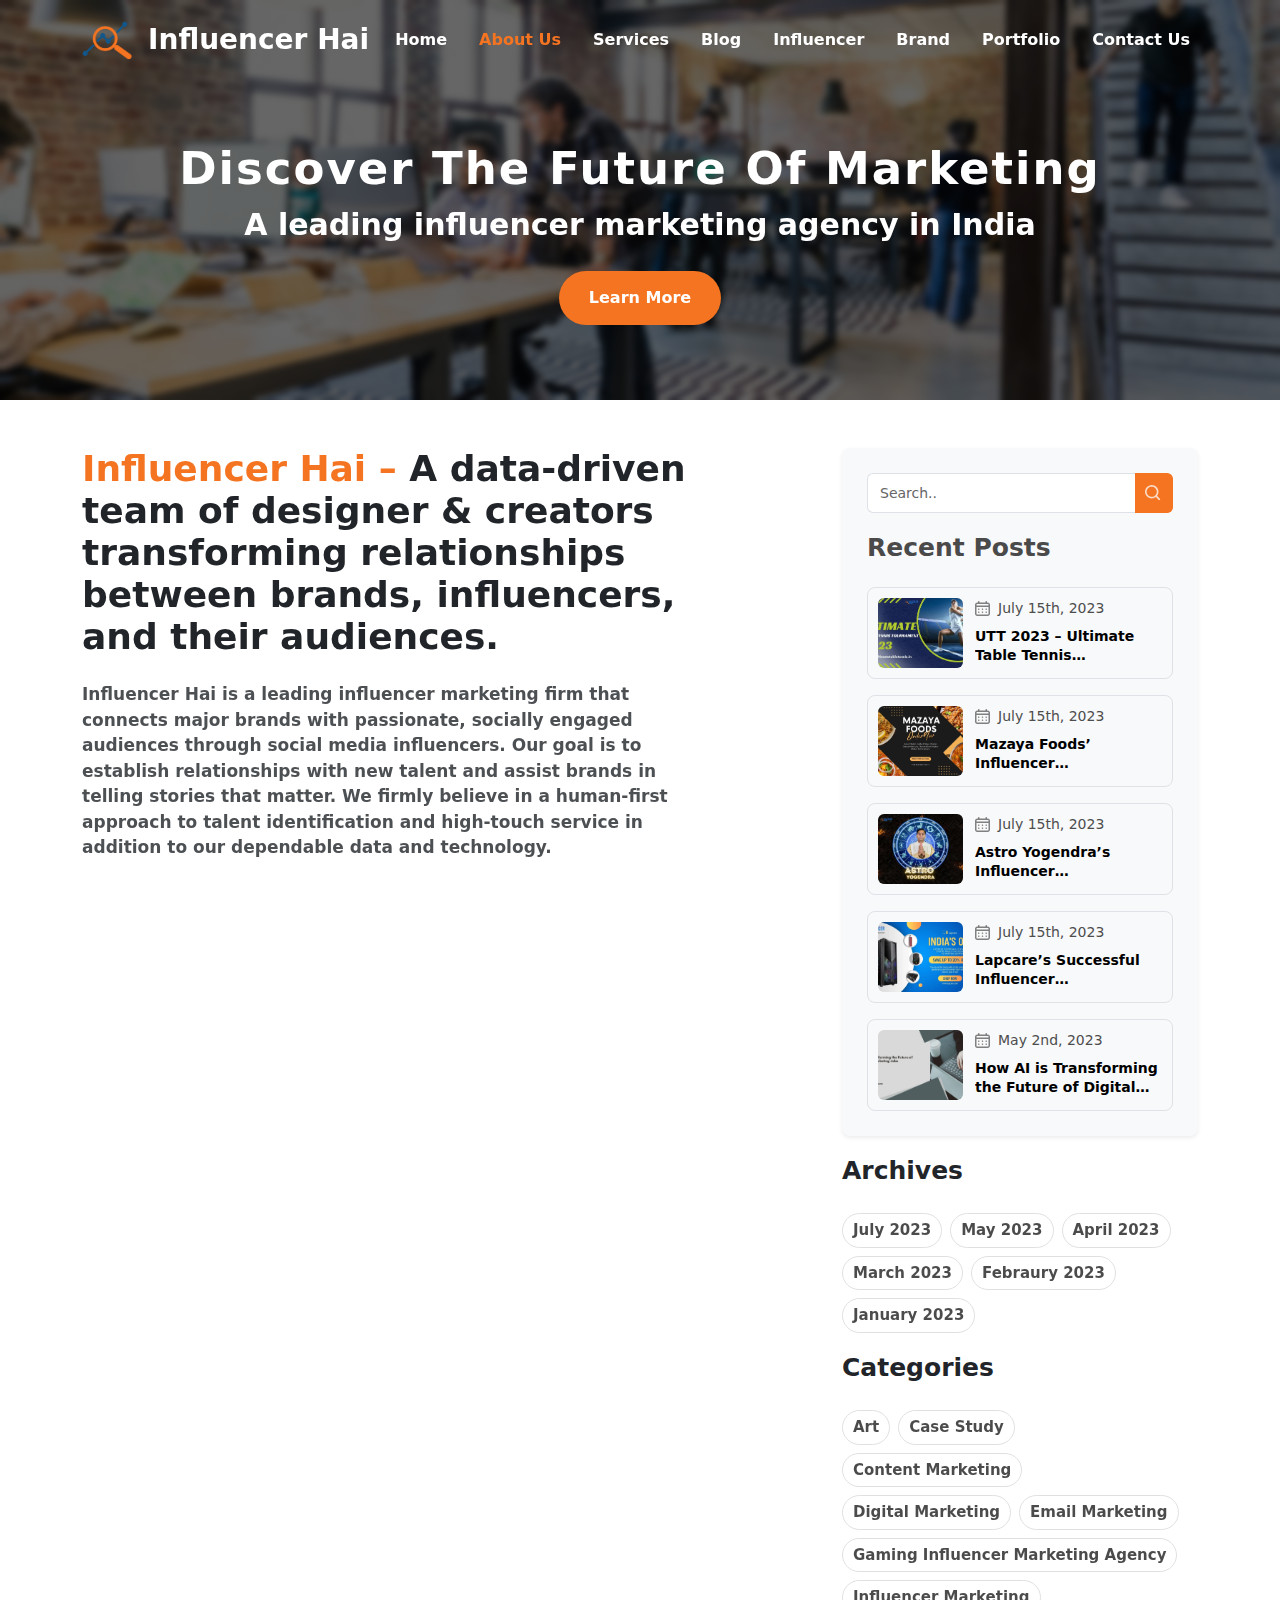
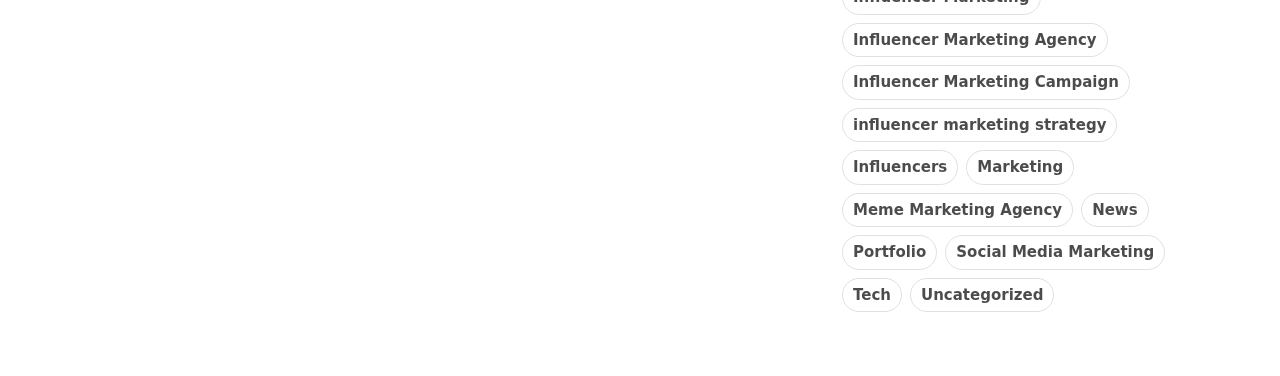
<file: about.html>
<!DOCTYPE html>
<html lang="en">
<head>
    <meta charset="UTF-8">
    <meta name="viewport" content="width=device-width, initial-scale=1.0">
    <link rel="shortcut icon" href="assets/img/logo.png">
    <meta property="og:description" content="We&#039;re the best influencer marketing agency in India and the most trusted influencer marketing platform. We connect brands with influencers for better sales." />
    <title>Influencer Hai</title>
    <script src="assets/libs/jquery/jquery.js"></script>
    <link href="./assets/css/bootstrap.min.css" rel="stylesheet">
    <link href="./assets/css/swiper.min.css" rel="stylesheet">
    <link rel="stylesheet" href="assets/libs/glightBox/css/glightbox.min.css">

    <link href="./assets/css/style.min.css" rel="stylesheet">
</head>
<body>
    
  
  <!-- navbar start  -->
  <nav class="navbar navLight navbar-expand-lg fixed-top container-fluid blognav" aria-label="Offcanvas navbar large">
    <div class="container">
    <a class="navbar-brand logonav d-flex align-items-center" href="index.html"><img src="assets/img/logo.png" alt="logo" class="img-fluid w-100 h-100"> <span class="logoName  d-inline-flex ms-3">Influencer Hai</span></a>
    <button class="navbar-toggler border-0 shadow-none" type="button" data-bs-toggle="offcanvas" data-bs-target="#offcanvasNavbar2" aria-controls="offcanvasNavbar2" aria-label="Toggle navigation">
        <span class="navbar-toggler-icon menuBtn  "> <img src="assets/img/Menu.png" alt="menu" class="img-fluid w-100 h-100"></span>
    </button>
    <div class="offcanvas offcanvas-end" tabindex="-1" id="offcanvasNavbar2" aria-labelledby="offcanvasNavbar2Label">
        <div class="offcanvas-header">
            <div class="offcanvas-title" id="offcanvasNavbar2Label">
        <a class="navbar-brand logonav d-flex align-items-center" href="#"><img src="assets/img/logo.png" alt="logo" class="img-fluid w-100 h-100"> <span class="logoName logoNameInner d-inline-flex ms-3">Influencer Hai</span></a>
        </div>
        <button type="button" class="menuBtn menuBtnInner border-0 d-inline-flex shdow-none bg-dark" data-bs-dismiss="offcanvas" aria-label="Close"> <img src="assets/img/Close.png" alt="menu" class="img-fluid w-100 h-100"></button>
        </div>
        <div class="offcanvas-body">
        <ul class="navbar-nav navbarNav justify-content-end flex-grow-1 gap-md-3 gap-2">
            <li class="nav-item navItem">
                <a class="nav-link navLInk" aria-current="page" href="index.html">Home</a>
                </li>
            <li class="nav-item navItem">
            <a class="nav-link navLInk active" href="about.html">About Us</a>
            </li>
            <li class="nav-item navItem">
            <a class="nav-link navLInk" href="servicePage.html">Services</a>
            </li>
            <li class="nav-item navItem">
                <a class="nav-link navLInk " href="blogpage.html">Blog</a>
            </li>
            <li class="nav-item navItem">
                <a class="nav-link navLInk" href="influencer.html">Influencer</a>
            </li>
            <li class="nav-item navItem">
                <a class="nav-link navLInk" href="brand.html">Brand</a>
            </li>
            <li class="nav-item navItem">
                <a class="nav-link navLInk" href="portfolio.html">Portfolio</a>
            </li>
            <li class="nav-item navItem">
                <a class="nav-link navLInk" href="contactus.html">Contact Us</a>
            </li>
            <!-- <li class="nav-item navItem">
                <a class="nav-link navLInk" href="#">Search</a>
            </li> -->
        </ul>
        </div>
    </div>
    </div>
  </nav>
<!-- navbar end  -->

<!-- AboutImg Section Start -->
    <div class="container-fluid py-md-5 aboutSection">
      <div class="row justify-content-center py-md-5">
        <div class="col-12 mx-auto">
          <div class="aboutImg py-4 py-md-5">
            <div class="row">
              <div class="col-12">
                <div class="subHead text-center text-white">
                  Discover the future of marketing
                </div>
              </div>
              <div class="col-10 mx-auto mb-3">
                <div class="subHeadmain text-center text-white py-1 py-sm-2">
                  A leading influencer marketing agency in India
                </div>
              </div>
              <div class="col-12">
                <div class="text-center">
                  <button type="button" class="influencerBtn mx-auto">Learn More</button>
                </div>
              </div>
            </div>
          </div>
        </div>
      </div>
    </div>
<!-- AboutImg Section Ends -->
    

<!-- About text Start -->
  <div class="container-fluid aboutTextSection blogInnerpage mt-0 py-4 py-lg-5">
    <div class="container">
      <div class="row">
        <div class="col-12 col-lg-8">
          <div class="row sticky-top aboutHeroPadding">
            <div class="col-12 col-lg-11">
              <div class="head text-center text-lg-start">
                <span class="text-theme1">Influencer Hai –</span> A data-driven team of designer & creators transforming relationships between brands, influencers, and their audiences.
              </div>
            </div>
            <div class="col-12 col-lg-10">
              <div class="subHead pt-4 text-center text-lg-start">
                Influencer Hai is a leading influencer marketing firm that connects major brands with passionate, socially engaged audiences through social media influencers. Our goal is to establish relationships with new talent and assist brands in telling stories that matter. We firmly believe in a human-first approach to talent identification and high-touch service in addition to our dependable data and technology.
              </div>
            </div>
            
          </div>
        </div>
        <div class="col-12 col-lg-4">
          <div class="sidebar bg-light rounded-3 shadow-sm mt-3 mt-lg-0">
              <div class="row g-3">
                  <div class="col-12">
                      <div class="input-group searchmain border-0">
                          <input type="text" class="form-control searchinput h-100 shadow-none border border-end-0" placeholder="Search.." aria-label="Search.." aria-describedby="basic-addon2">
                          <button class="input-group-text searchbtn h-100 border-start-0" id="basic-addon2">
                              <img src="assets/img/blog/search.svg" alt="Search" class="h-100 w-100 img-fluid"> 
                          </button>
                      </div>
                  </div>
                  <div class="cardHeading pb-1 col-12 text-center text-lg-start">
                      Recent Posts
                  </div>
                  <div class="col-12 col-lg-12 col-md-6">
                      <div class="CardBox border rounded-3 position-relative">
                          <div class="row">
                              <div class="col-auto">
                                  <div class="CardImg overflow-hidden rounded-2">
                                  <img src="./assets/img/blog/blog1.webp" alt="cardImg" class="h-100 w-100 img-fluid object-fit-cover">
                                  </div>
                              </div>
                              <div class="col ps-0">
                                  <div class="cardLink">
                                      <div class="date d-flex align-items-center">
                                          <span class="d-flex align-items-center justify-content-center dateicon"><img src="./assets/img/calendar.svg" alt="calendarimg" class="h-100 w-100 img-fluid"> </span>
                                          July 15th, 2023
                                      </div>
                                      <div>
                                          <a href="bloginner.html" class="text-decoration-none stretched-link text-black cardLinkanc">UTT 2023 – Ultimate Table Tennis Tournament 2023 Influencer Marketing Campaign</a>
                                      </div>
                                  </div>
                              </div>
                          </div>
                      </div>
                  </div>
                  <div class="col-12 col-lg-12 col-md-6">
                      <div class="CardBox border rounded-3 position-relative">
                          <div class="row">
                              <div class="col-auto">
                                  <div class="CardImg overflow-hidden rounded-2">
                                  <img src="./assets/img/blog/blog2.webp" alt="cardImg" class="h-100 w-100 img-fluid object-fit-cover">
                                  </div>
                              </div>
                              <div class="col ps-0">
                                  <div class="cardLink">
                                      <div class="date d-flex align-items-center">
                                          <span class="d-flex align-items-center justify-content-center dateicon"><img src="./assets/img/calendar.svg" alt="calendarimg" class="h-100 w-100 img-fluid"> </span>
                                          July 15th, 2023
                                      </div>
                                      <div>
                                          <a href="bloginner.html" class="text-decoration-none stretched-link text-black cardLinkanc">Mazaya Foods’ Influencer Collaboration – A Flavorful Journey With InfluencerHai</a>
                                      </div>
                                  </div>
                              </div>
                          </div>
                      </div>
                  </div>
                  <div class="col-12 col-lg-12 col-md-6">
                      <div class="CardBox border rounded-3 position-relative">
                          <div class="row">
                              <div class="col-auto">
                                  <div class="CardImg overflow-hidden rounded-2">
                                  <img src="./assets/img/blog/blog3.webp" alt="cardImg" class="h-100 w-100 img-fluid object-fit-cover">
                                  </div>
                              </div>
                              <div class="col ps-0">
                                  <div class="cardLink">
                                      <div class="date d-flex align-items-center">
                                          <span class="d-flex align-items-center justify-content-center dateicon"><img src="./assets/img/calendar.svg" alt="calendarimg" class="h-100 w-100 img-fluid"> </span>
                                          July 15th, 2023
                                      </div>
                                      <div>
                                          <a href="bloginner.html" class="text-decoration-none stretched-link text-black cardLinkanc">Astro Yogendra’s Influencer Collaboration With InfluencerHai</a>
                                      </div>
                                  </div>
                              </div>
                          </div>
                      </div>
                  </div>
                  <div class="col-12 col-lg-12 col-md-6">
                      <div class="CardBox border rounded-3 position-relative">
                          <div class="row">
                              <div class="col-auto">
                                  <div class="CardImg overflow-hidden rounded-2">
                                  <img src="./assets/img/blog/blog4.webp" alt="cardImg" class="h-100 w-100 img-fluid object-fit-cover">
                                  </div>
                              </div>
                              <div class="col ps-0">
                                  <div class="cardLink">
                                      <div class="date d-flex align-items-center">
                                          <span class="d-flex align-items-center justify-content-center dateicon"><img src="./assets/img/calendar.svg" alt="calendarimg" class="h-100 w-100 img-fluid"> </span>
                                          July 15th, 2023
                                      </div>
                                      <div>
                                          <a href="bloginner.html" class="text-decoration-none stretched-link text-black cardLinkanc">Lapcare’s Successful Influencer Collaboration With InfluencerHai.com</a>
                                      </div>
                                  </div>
                              </div>
                          </div>
                      </div>
                  </div>
                  <div class="col-12 col-lg-12 col-md-6">
                      <div class="CardBox border rounded-3 position-relative">
                          <div class="row">
                              <div class="col-auto">
                                  <div class="CardImg overflow-hidden rounded-2">
                                  <img src="./assets/img/blog/blog5.jpg" alt="cardImg" class="h-100 w-100 img-fluid object-fit-cover">
                                  </div>
                              </div>
                              <div class="col ps-0">
                                  <div class="cardLink">
                                      <div class="date d-flex align-items-center">
                                          <span class="d-flex align-items-center justify-content-center dateicon"><img src="./assets/img/calendar.svg" alt="calendarimg" class="h-100 w-100 img-fluid"> </span>
                                          May 2nd, 2023
                                      </div>
                                      <div>
                                          <a href="bloginner.html" class="text-decoration-none stretched-link text-black cardLinkanc">How AI is Transforming the Future of Digital Marketing Jobs</a>
                                      </div>
                                  </div>
                              </div>
                          </div>
                      </div>
                  </div>
                  
              </div>
          </div>
          <div class="sidebarMain pt-3">
            <div class="row">
              <div class="col-12">
              </div>
              <div class="col-12 col-md-6 col-lg-12">
                <div class="card mainCard border-0">
                  <div class="cardbody">
                    <div class="cardHeading pb-4 text-center text-md-start">
                      Archives
                    </div>
                    <div class="archiesText">
                      <ul class="list-unstyled d-flex flexcolumn gap-2 flex-wrap justify-content-center justify-content-md-start">
                        <li><a href="javaScript:;" class="text-decoration-none text-black archiesTextanc">July 2023</a></li>
                        <li><a href="javaScript:;" class="text-decoration-none text-black archiesTextanc"> May 2023</a></li>
                        <li><a href="javaScript:;" class="text-decoration-none text-black archiesTextanc">April 2023</a></li>
                        <li><a href="javaScript:;" class="text-decoration-none text-black archiesTextanc">March 2023</a></li>
                        <li><a href="javaScript:;" class="text-decoration-none text-black archiesTextanc">Febraury 2023</a></li>
                        <li><a href="javaScript:;" class="text-decoration-none text-black archiesTextanc">January 2023</a></li>
                      </ul>
                    </div>
                  </div>
                </div>
              </div>
              <div class="col-12 col-md-6 col-lg-12">
                <div class="card mainCard border-0">
                  <div class="cardbody">
                    <div class="cardHeading pb-4 text-center text-md-start">
                      Categories
                    </div>
                    <div class="archiesText">
                      <ul class="list-unstyled d-flex flexcolumn gap-2 flex-wrap justify-content-center justify-content-md-start">
                        <li><a href="javaScript:;" class="text-decoration-none text-black archiesTextanc">Art</a></li>
                        <li><a href="javaScript:;" class="text-decoration-none text-black archiesTextanc">Case Study</a></li>
                        <li><a href="javaScript:;" class="text-decoration-none text-black archiesTextanc">Content Marketing</a></li>
                        <li><a href="javaScript:;" class="text-decoration-none text-black archiesTextanc">Digital Marketing</a></li>
                        <li><a href="javaScript:;" class="text-decoration-none text-black archiesTextanc">Email Marketing</a></li>
                        <li><a href="javaScript:;" class="text-decoration-none text-black archiesTextanc">Gaming Influencer Marketing Agency</a></li>
                        <li><a href="javaScript:;" class="text-decoration-none text-black archiesTextanc">Influencer Marketing</a></li>
                        <li><a href="javaScript:;" class="text-decoration-none text-black archiesTextanc">Influencer Marketing Agency</a></li>
                        <li><a href="javaScript:;" class="text-decoration-none text-black archiesTextanc">Influencer Marketing Campaign</a></li>
                        <li><a href="javaScript:;" class="text-decoration-none text-black archiesTextanc">influencer marketing strategy</a></li>
                        <li><a href="javaScript:;" class="text-decoration-none text-black archiesTextanc">Influencers</a></li>
                        <li><a href="javaScript:;" class="text-decoration-none text-black archiesTextanc">Marketing</a></li>
                        <li><a href="javaScript:;" class="text-decoration-none text-black archiesTextanc">Meme Marketing Agency</a></li>
                        <li><a href="javaScript:;" class="text-decoration-none text-black archiesTextanc">News</a></li>
                        <li><a href="javaScript:;" class="text-decoration-none text-black archiesTextanc">Portfolio</a></li>
                        <li><a href="javaScript:;" class="text-decoration-none text-black archiesTextanc">Social Media Marketing</a></li>
                        <li><a href="javaScript:;" class="text-decoration-none text-black archiesTextanc">Tech</a></li>
                        <li><a href="javaScript:;" class="text-decoration-none text-black archiesTextanc">Uncategorized</a></li>
                      </ul>
                    </div>
                  </div>
                </div>
              </div>
            </div>
          </div>
        </div>
      </div>
    </div>
  </div>
<!-- About text Ends -->




    <script src="./assets/libs/bootstrap/dist/js/bootstrap.bundle.min.js"></script>
    <script src="./assets/libs/swiper/swiper-bundle.min.js"></script>
    <script src="assets/libs/glightBox/js/glightbox.min.js"></script>


    <script>
      $(window).scroll(function () {
          var scroll = $(window).scrollTop();
          if (scroll <= 120) {
              $("nav.navbar").removeClass("nav-active");
          } else {
              $("nav.navbar").addClass("nav-active");
          }
      });
  </script>


<!-- video swiper  -->
<script>
  var swiper = new Swiper(".videoSwiper", {
    slidesPerView: 5,
    spaceBetween: 10,
    pagination: {
      el: ".swiper-pagination",
      clickable: true,
    },
    breakpoints: {
      640: {
        slidesPerView: 2,
        spaceBetween: 10,
      },
      768: {
        slidesPerView: 4,
        spaceBetween: 10,
      },
      1024: {
        slidesPerView: 5.3,
        spaceBetween: 20,
      },
    },
  });
</script>

<!-- video glightBox  -->

<script>
  var glightbox = GLightbox({
      loop: true,
      selector: ".glightboxx",
  });
</script>

</body>
</html>
</file>
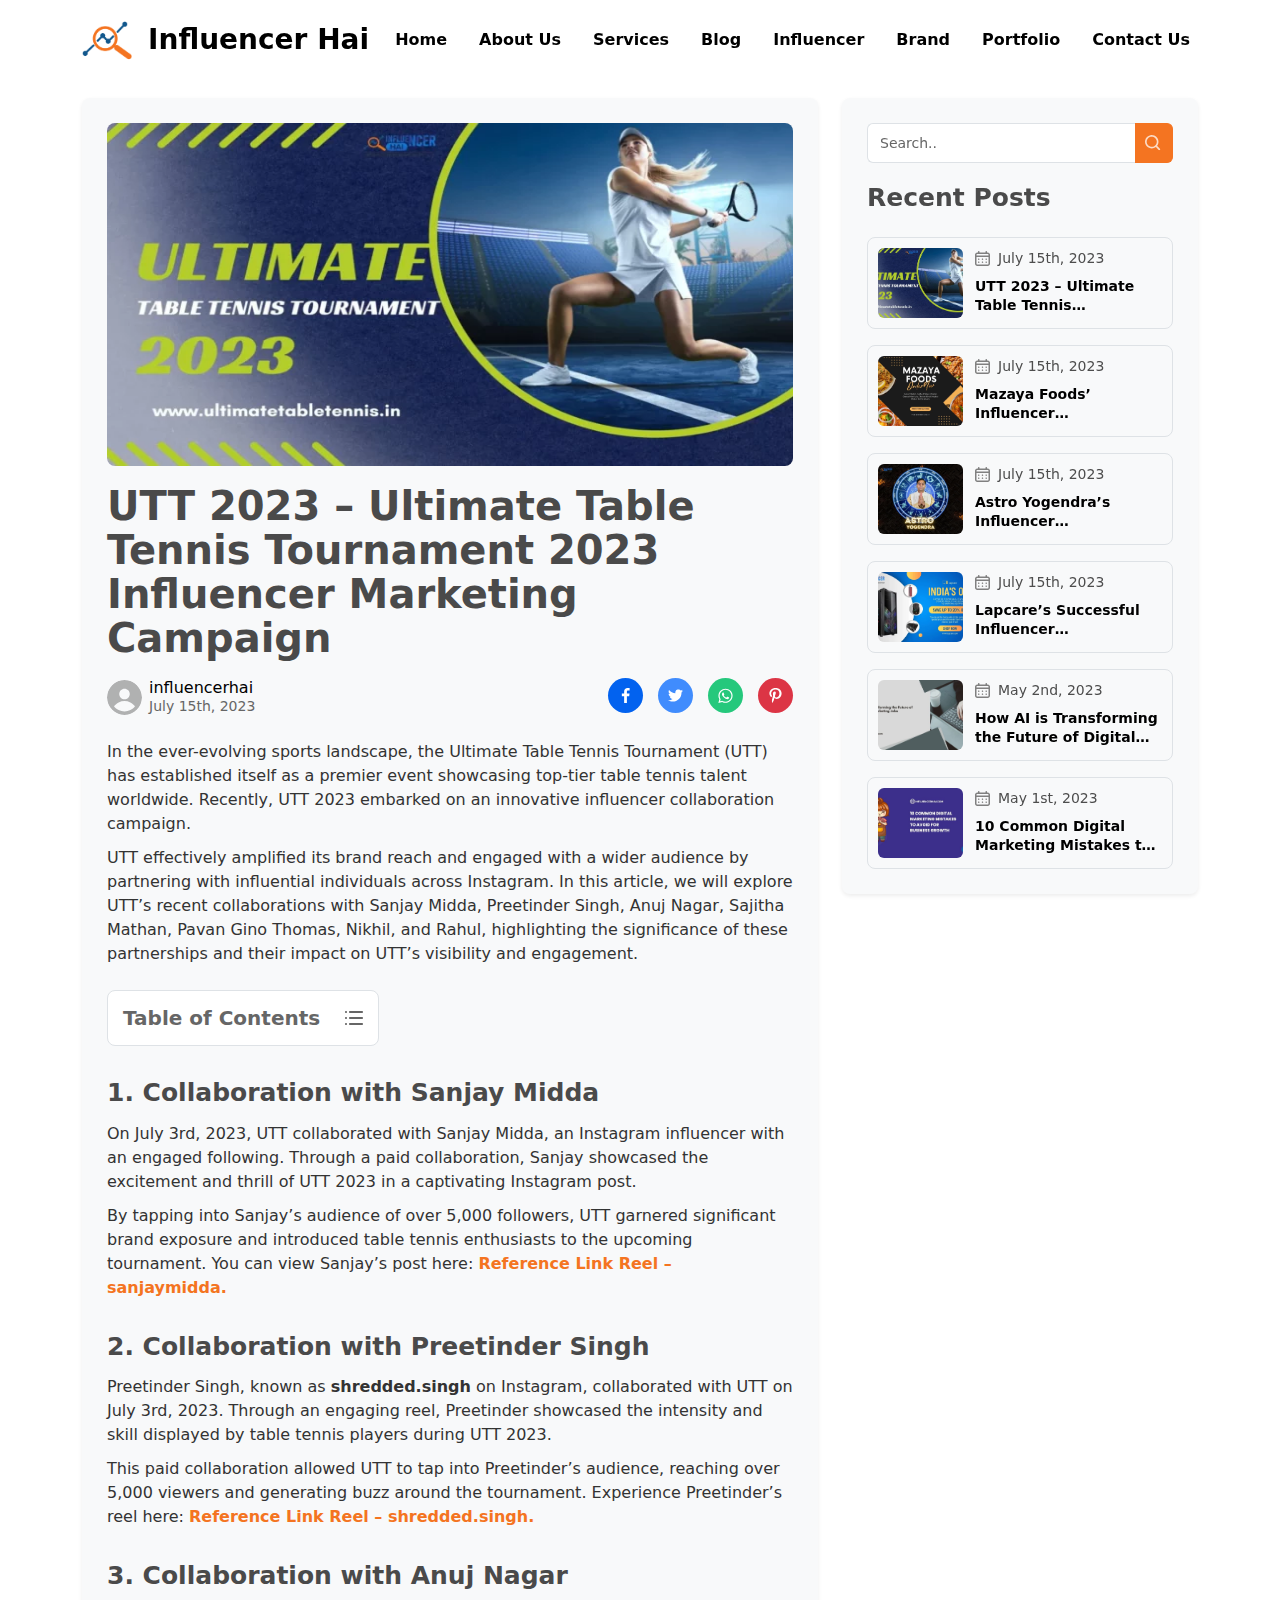
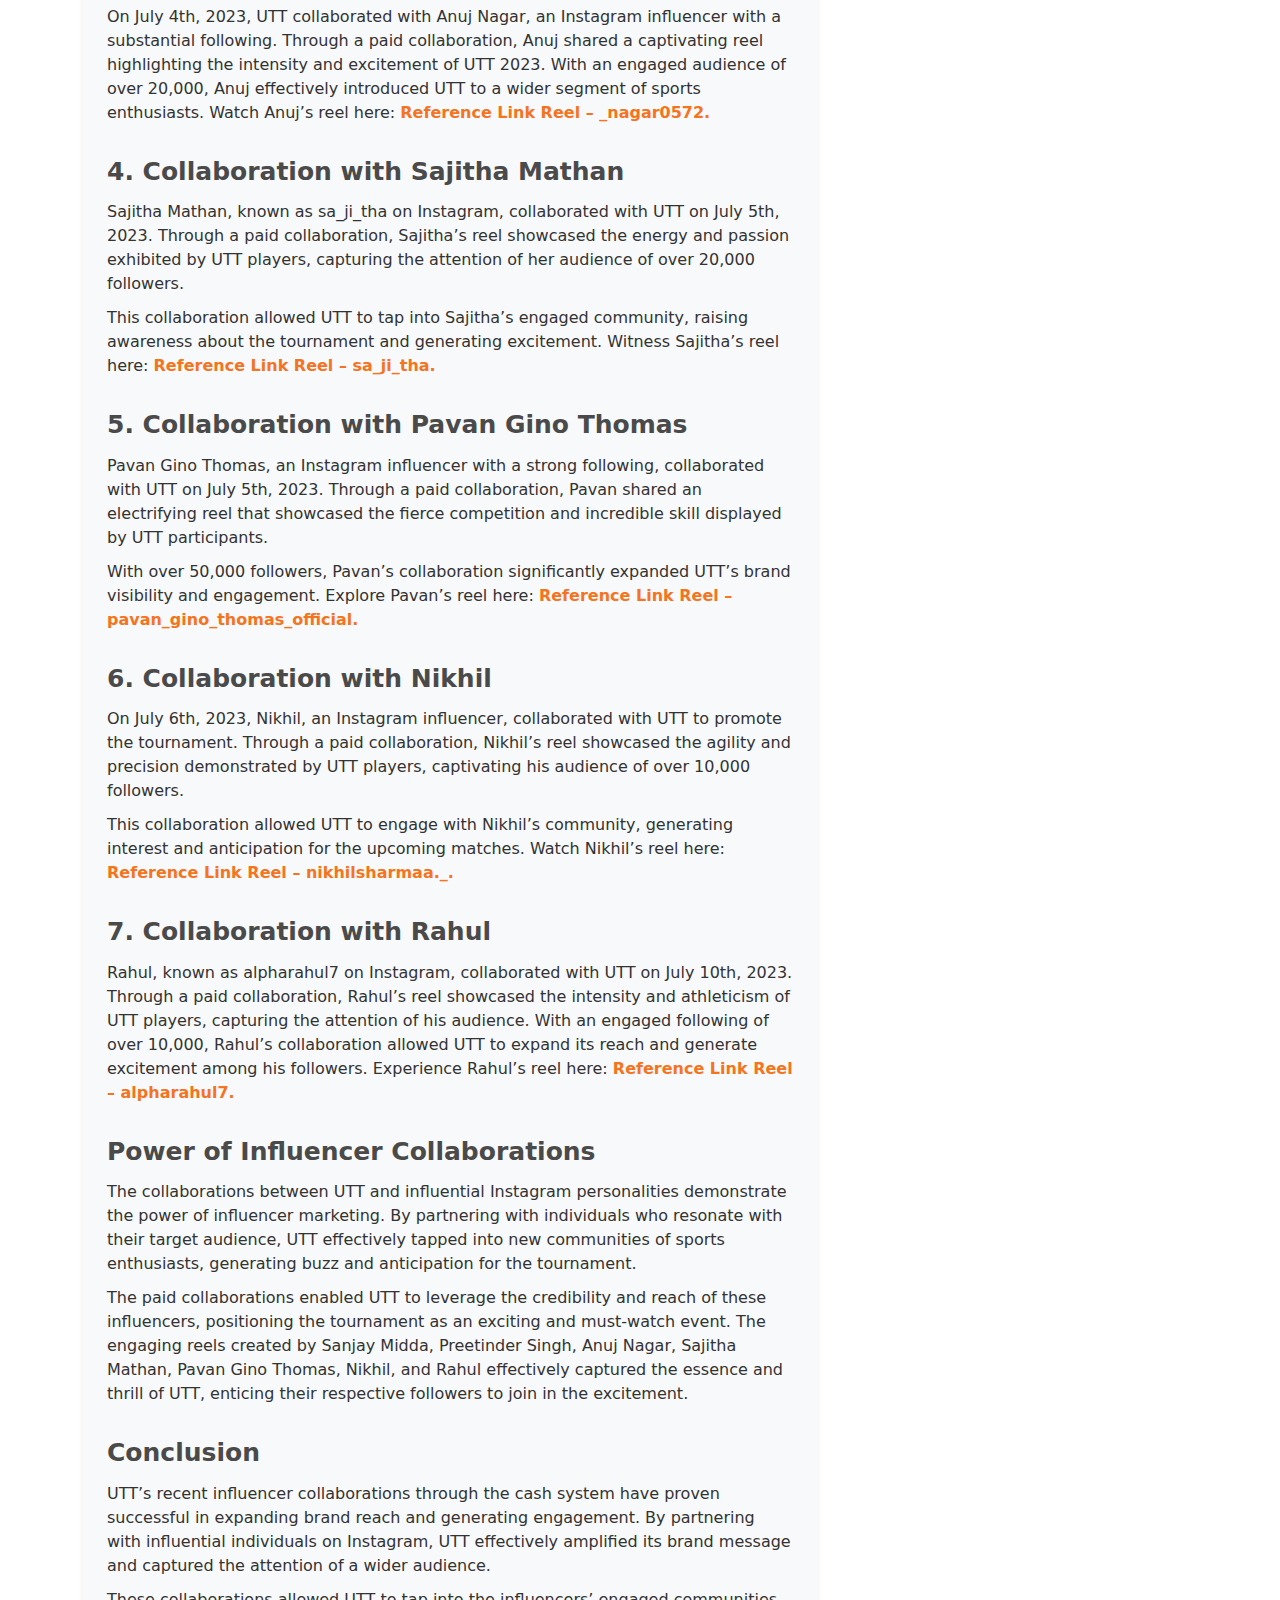
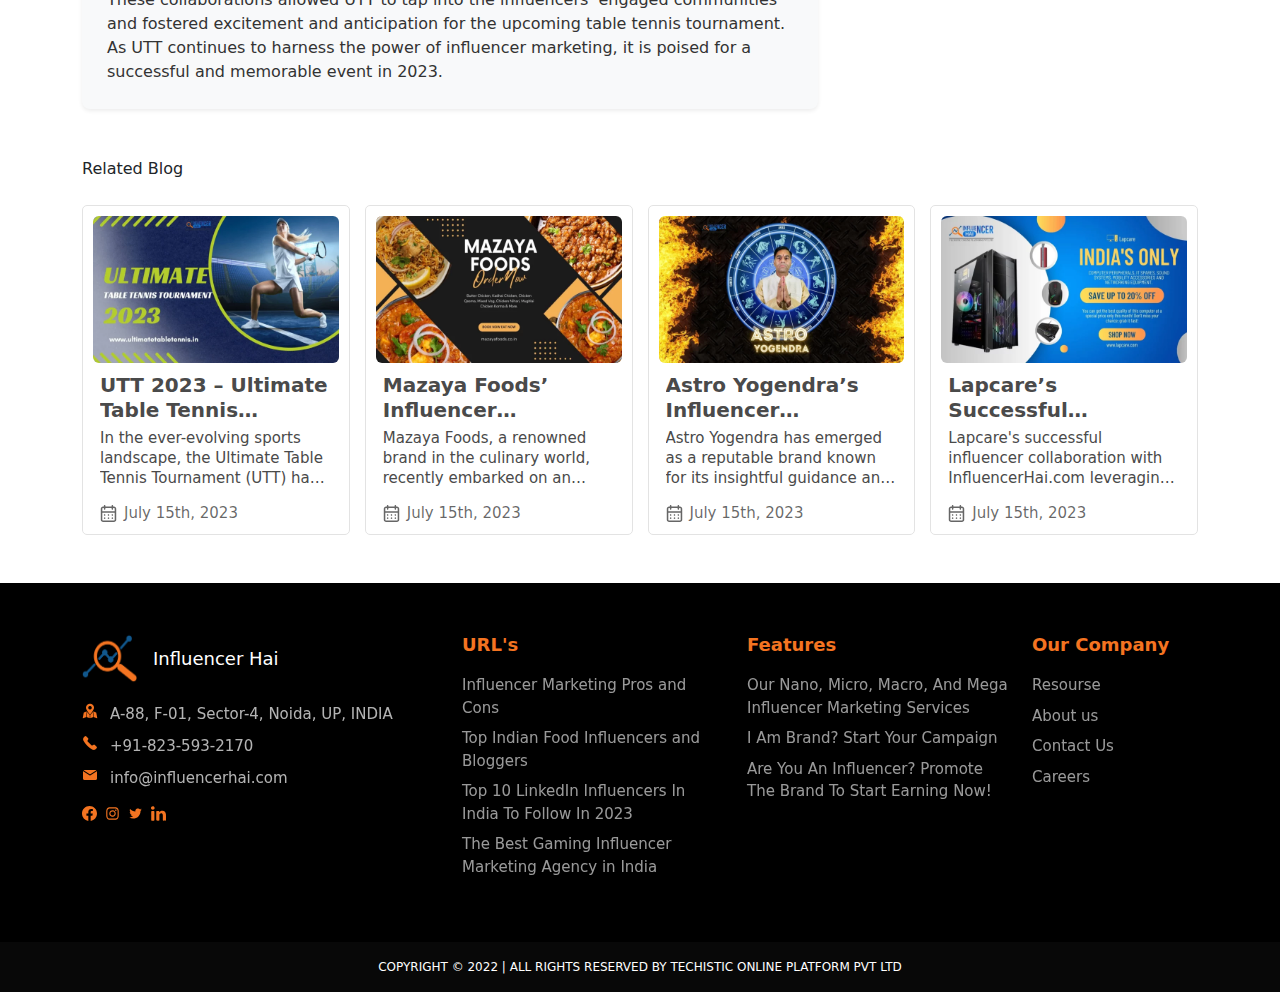
<file: bloginner.html>
<!DOCTYPE html>
<html lang="en">
<head>
    <meta charset="UTF-8">
    <meta name="viewport" content="width=device-width, initial-scale=1.0">
    <link rel="shortcut icon" href="assets/img/logo.png">
    <meta property="og:description" content="We&#039;re the best influencer marketing agency in India and the most trusted influencer marketing platform. We connect brands with influencers for better sales." />
    <title>Influencer Hai</title>
    <script src="assets/libs/jquery/jquery.js"></script>
    <link href="./assets/css/bootstrap.min.css" rel="stylesheet">
    <link href="./assets/libs/swiper/swiper-bundle.min.css" rel="stylesheet">
    <link href="./assets/css/style.min.css" rel="stylesheet">
</head>
<body>

    <!-- navbar start  -->
    <nav class="navbar navDark navbar-expand-lg fixed-top container-fluid" aria-label="Offcanvas navbar large">
        <div class="container">
        <a class="navbar-brand logonav d-flex align-items-center" href="index.html"><img src="assets/img/logo.png" alt="logo" class="img-fluid w-100 h-100"> <span class="logoName d-inline-flex ms-3">Influencer Hai</span></a>
        <button class="navbar-toggler border-0 shadow-none" type="button" data-bs-toggle="offcanvas" data-bs-target="#offcanvasNavbar2" aria-controls="offcanvasNavbar2" aria-label="Toggle navigation">
            <span class="navbar-toggler-icon menuBtn  "> <img src="assets/img/Menu.png" alt="menu" class="img-fluid w-100 h-100"></span>
        </button>
        <div class="offcanvas offcanvas-end" tabindex="-1" id="offcanvasNavbar2" aria-labelledby="offcanvasNavbar2Label">
            <div class="offcanvas-header">
                <div class="offcanvas-title" id="offcanvasNavbar2Label">
            <a class="navbar-brand logonav d-flex align-items-center" href="index.html"><img src="assets/img/logo.png" alt="logo" class="img-fluid w-100 h-100"> <span class="logoName d-inline-flex ms-3">Influencer Hai</span></a>
            </div>
            <button type="button" class="menuBtn border-0 d-inline-flex shdow-none bg-dark" data-bs-dismiss="offcanvas" aria-label="Close"> <img src="assets/img/Close.png" alt="menu" class="img-fluid w-100 h-100"></button>
            </div>
            <div class="offcanvas-body">
            <ul class="navbar-nav navbarNav justify-content-end flex-grow-1 gap-md-3 gap-2">
                <li class="nav-item navItem">
                    <a class="nav-link navLInk" aria-current="page" href="index.html">Home</a>
                    </li>
                <li class="nav-item navItem">
                <a class="nav-link navLInk" href="about.html">About Us</a>
                </li>
                <li class="nav-item navItem">
                <a class="nav-link navLInk" href="servicePage.html">Services</a>
                </li>
                <li class="nav-item navItem">
                    <a class="nav-link navLInk" href="blogpage.html">Blog</a>
                </li>
                <li class="nav-item navItem">
                    <a class="nav-link navLInk" href="influencer.html">Influencer</a>
                </li>
                <li class="nav-item navItem">
                    <a class="nav-link navLInk" href="brand.html">Brand</a>
                </li>
                <li class="nav-item navItem">
                    <a class="nav-link navLInk" href="portfolio.html">Portfolio</a>
                </li>
                <li class="nav-item navItem">
                    <a class="nav-link navLInk" href="contactus.html">Contact Us</a>
                </li>
                <!-- <li class="nav-item navItem">
                    <a class="nav-link navLInk" href="#">Search</a>
                </li> -->
            </ul>
            </div>
        </div>
        </div>
    </nav>
    <!-- navbar end  -->

    <!-- page heading section start -->
    <!-- <div class="container-fluid headingSection position-relative">
        <div class="h-100 d-flex align-items-center position-relative z-1">
            <div class="container">
                <div class="row">
                    <div class="col-12 pageheading text-center">Blog Details</div>
                    <div class="col-12">
                        <nav aria-label="breadcrumb" class="headingBreadcrumb">
                            <ol class="breadcrumb justify-content-center">
                                <li class="breadcrumb-item headingTitle"><a href="index.html" class="text-decoration-none">Home</a></li>
                                <li class="breadcrumb-item headingTitle active" aria-current="page">Blog Details</li>
                            </ol>
                        </nav>
                    </div>
                </div>
            </div>
        </div>
    </div> -->
    <!-- page heading section end -->

    <!-- blog section start  -->
    <!-- <div class="container-fluid blogsection blogpage py-4 py-md-5 overflow-x-hidden">
        <div class="container">
            <div class="blogslidermain g-3 row position-relative">
                <div class="col-lg-4 col-sm-6">
                    <div class="blogcard bg-white rounded2 shadowsm h-100">
                        <div class="row blogcontent p-0 h-100 mx-0">
                            <div class="col-12 px-0">
                                <div class="blogimg overflow-hidden rounded-2">
                                    <img src="assets/img/blog/blog1.webp" alt="blog" class="h-100 w-100">
                                </div>
                                <div class="blogcontent">
                                    <div>
                                        <a href="javascript:;" class="blogheading text-decoration-none "> UTT 2023 – Ultimate Table Tennis Tournament 2023 Influencer Marketing Campaign</a>
                                    </div>
                                    <div class="blogdetail">
                                        In the ever-evolving sports landscape, the Ultimate Table Tennis Tournament (UTT) has established itself as a premier event showcasing top-tier table tennis talent worldwide.
                                    </div>
                                </div>
                            </div>
                            <div class="date d-flex align-items-end px-0">
                                <span class="d-flex align-items-center justify-content-center calendaricon">
                                    <img src="assets/img/blog/calendar.svg" alt="calendar" class="h-100 w-100 img-fluid">
                                </span>
                                July 15th, 2023
                            </div>
                        </div>
                    </div>
                </div>
                <div class="col-lg-4 col-sm-6">
                    <div class="blogcard bg-white rounded2 shadowsm h-100">
                        <div class="row blogcontent p-0 h-100 mx-0">
                            <div class="col-12 px-0">
                                <div class="blogimg overflow-hidden rounded-2">
                                    <img src="assets/img/blog/blog2.webp" alt="blog" class="h-100 w-100">
                                </div>
                                <div class="blogcontent">
                                    <div>
                                        <a href="javascript:;" class="blogheading text-decoration-none ">Mazaya Foods’ Influencer Collaboration – A Flavorful Journey With InfluencerHai</a>
                                    </div>
                                    <div class="blogdetail">
                                        Mazaya Foods, a renowned brand in the culinary world, recently embarked on an exciting influencer collaboration campaign using the cash payment system. Mazaya Foods.
                                    </div>
                                </div>
                            </div>
                            <div class="date d-flex align-items-end px-0">
                                <span class="d-flex align-items-center justify-content-center calendaricon">
                                    <img src="assets/img/blog/calendar.svg" alt="calendar" class="h-100 w-100 img-fluid">
                                </span>
                                July 15th, 2023
                            </div>
                        </div>
                    </div>
                </div>
                <div class="col-lg-4 col-sm-6">
                    <div class="blogcard bg-white rounded2 shadowsm h-100">
                        <div class="row blogcontent p-0 h-100 mx-0">
                            <div class="col-12 px-0">
                                <div class="blogimg overflow-hidden rounded-2">
                                    <img src="assets/img/blog/blog3.webp" alt="blog" class="h-100 w-100">
                                </div>
                                <div class="blogcontent">
                                    <div>
                                        <a href="javascript:;" class="blogheading text-decoration-none ">Astro Yogendra’s Influencer Collaboration With InfluencerHai</a>
                                    </div>
                                    <div class="blogdetail">
                                        Astro Yogendra has emerged as a reputable brand known for its insightful guidance and expertise in astrology. Recently, Astro Yogendra embarked on an influencer...
                                    </div>
                                </div>
                            </div>
                            <div class="date d-flex align-items-end px-0">
                                <span class="d-flex align-items-center justify-content-center calendaricon">
                                    <img src="assets/img/blog/calendar.svg" alt="calendar" class="h-100 w-100 img-fluid">
                                </span>
                                July 15th, 2023
                            </div>
                        </div>
                    </div>
                </div>
                <div class="col-lg-4 col-sm-6">
                    <div class="blogcard bg-white rounded2 shadowsm h-100 ">
                        <div class="row blogcontent p-0 h-100 mx-0">
                            <div class="col-12 px-0">
                                <div class="blogimg overflow-hidden rounded-2">
                                    <img src="assets/img/blog/blog4.webp" alt="blog" class="h-100 w-100">
                                </div>
                                <div class="blogcontent">
                                    <div>
                                        <a href="javascript:;" class="blogheading text-decoration-none ">Lapcare’s Successful Influencer Collaboration With InfluencerHai.com</a>
                                    </div>
                                    <div class="blogdetail">
                                        Lapcare's successful influencer collaboration with InfluencerHai.com leveraging barter for amplified brand reach. In the dynamic marketing world, influencers have emerged as powerful brand advocates,.
                                    </div>
                                </div>
                            </div>
                            <div class="date d-flex align-items-end px-0">
                                <span class="d-flex align-items-center justify-content-center calendaricon">
                                    <img src="assets/img/blog/calendar.svg" alt="calendar" class="h-100 w-100 img-fluid">
                                </span>
                                July 15th, 2023
                            </div>
                        </div>
                    </div>
                </div>
                <div class="col-lg-4 col-sm-6">
                    <div class="blogcard bg-white rounded2 shadowsm h-100">
                        <div class="row blogcontent p-0 h-100 mx-0">
                            <div class="col-12 px-0">
                                <div class="blogimg overflow-hidden rounded-2">
                                    <img src="assets/img/blog/blog5.jpg" alt="blog" class="h-100 w-100">
                                </div>
                                <div class="blogcontent">
                                    <div>
                                        <a href="javascript:;" class="blogheading text-decoration-none ">How AI is Transforming the Future of Digital Marketing Jobs</a>
                                    </div>
                                    <div class="blogdetail">
                                        So, How AI is Transforming the Future of Digital Marketing Jobs? The impact of artificial intelligence (AI) on the job market has been a...
                                    </div>
                                </div>
                            </div>
                            <div class="date d-flex align-items-end px-0">
                                <span class="d-flex align-items-center justify-content-center calendaricon">
                                    <img src="assets/img/blog/calendar.svg" alt="calendar" class="h-100 w-100 img-fluid">
                                </span>
                                May 2nd, 2023
                            </div>
                        </div>
                    </div>
                </div>
                <div class="col-lg-4 col-sm-6">
                    <div class="blogcard bg-white rounded2 shadowsm h-100">
                        <div class="row h-100 p-0 blogcontent mx-0">
                            <div class="col-12 px-0 px-0">
                                <div class="blogimg overflow-hidden rounded-2">
                                    <img src="assets/img/blog/blog6.jpg" alt="blog" class="h-100 w-100">
                                </div>
                                <div class="blogcontent">
                                    <div>
                                        <a href="javascript:;" class="blogheading text-decoration-none ">10 Common Digital Marketing Mistakes to Avoid for Business Growth</a>
                                    </div>
                                    <div class="blogdetail">
                                        Avoid common Digital Marketing Mistakes & achieve business growth. Read our article to learn the top 10 mistakes & how to avoid them. Contact...
                                    </div>
                                </div>
                            </div>
                            <div class="date d-flex align-items-end px-0 px-0">
                                <span class="d-flex align-items-center justify-content-center calendaricon">
                                    <img src="assets/img/blog/calendar.svg" alt="calendar" class="h-100 w-100 img-fluid">
                                </span>
                                May 1st, 2023
                            </div>
                        </div>
                    </div>
                </div>
            </div>
            <div class="row pt-4">
                <div class="col-12">
                    <nav aria-label="Page navigation example" class="pagepagination">
                        <ul class="pagination justify-content-md-end justify-content-center gap-2 mb-0">
                            <li class="page-item disabled overflow-hidden rounded-1">
                                <a class="page-link pageLink rounded-1 d-flex align-items-center justify-content-center">
                                    <span class="d-flex align-items-center justify-content-center arrow">
                                        <img src="assets/img/blog/leftpagination.svg" alt="right" class="h-100 w-100 img-fluid">
                                    </span>
                                </a>
                            </li>
                            <li class="page-item"><a class="page-link active pageLink rounded-1 d-flex align-items-center justify-content-center" href="#">1</a></li>
                            <li class="page-item"><a class="page-link pageLink rounded-1 d-flex align-items-center justify-content-center" href="#">2</a></li>
                            <li class="page-item"><a class="page-link pageLink rounded-1 d-flex align-items-center justify-content-center" href="#">3</a></li>
                            <li class="page-item">
                                <a class="page-link pageLink rounded-1 d-flex align-items-center justify-content-center" href="#">
                                    <span class="d-flex align-items-center justify-content-center arrow">
                                        <img src="assets/img/blog/rightpagination.svg" alt="right" class="h-100 w-100 img-fluid">
                                    </span>
                                </a>
                            </li>
                        </ul>
                    </nav>
                </div>
            </div>
        </div>
    </div> -->

    <!-- blog inner section start  -->
    <div class="container-fluid blogInnerpage aboutTextSection  py-md-5 py-4">
        <div class="container">
            <div class="row gap-lg-0 gap-4">
                <div class="col-lg-8">
                    <div class="blogcardmain rounded-3 bg-light shadow-sm">
                        <div class="row">
                            <div class="col-12">
                                <div class="blogimg overflow-hidden rounded-3">
                                    <img src="assets/img/blog/blog1.webp" alt="blog" class="h-100 w-100 img-fluid">
                                </div>
                            </div>
                            <div class="col-12 blogheading">
                                UTT 2023 – Ultimate Table Tennis Tournament 2023 Influencer Marketing Campaign
                            </div>
                            <div class="col-12 pt-sm-3 pt-2">
                                <div class="row align-items-center gap-sm-0 gap-2">
                                    <div class="col-sm">
                                        <div class="usercard d-flex align-items-center ">
                                            <div class="userimg overflow-hidden rounded-circle">
                                                <img src="assets/img/blog/user.svg" alt="user" class="h-100 w-100 img-fluid">
                                            </div>
                                            <div>
                                                <div class="writtenby">
                                                    <a href="javascript:;" class="text-decoration-none">influencerhai</a>
                                                </div>
                                                <div class="date">
                                                    July 15th, 2023
                                                </div>
                                            </div>
                                        </div>
                                    </div>
                                    <!-- <div class="col">
                                        <div class="date d-flex align-items-center justify-content-center">
                                            <span class="calendaricon d-flex align-items-center justify-content-center">
                                                <img src="assets/img/blog/calendar.svg" alt="calendar" class="h-100 w-100 img-fluid">
                                            </span>
                                            
                                        </div>
                                    </div> -->
                                    <div class="col-sm-auto">
                                        <ul class="d-flex align-items-center mb-0 justify-content-sm-center justify-content-start mt-sm-0 mt-1 socialmedia list-unstyled">
                                            <li>
                                                <a href="javascript:;" class="d-flex align-items-center justify-content-center socialicon rounded-circle overflow-hidden text-decoration-none">
                                                    <img src="assets/img/blog/facebook.svg" alt="facebook" class="h-100 w-100 img-fluid">
                                                </a>
                                            </li>
                                            <li>
                                                <a href="javascript:;" class="d-flex align-items-center twitter justify-content-center socialicon rounded-circle overflow-hidden text-decoration-none">
                                                    <img src="assets/img/blog/twitter.svg" alt="twitter" class="h-100 w-100 img-fluid">
                                                </a>
                                            </li>
                                            <li>
                                                <a href="javascript:;" class="d-flex align-items-center whatsapp justify-content-center socialicon rounded-circle overflow-hidden text-decoration-none">
                                                    <img src="assets/img/blog/whatsapp.svg" alt="whatsapp" class="h-100 w-100 img-fluid">
                                                </a>
                                            </li>
                                            <li>
                                                <a href="javascript:;" class="d-flex align-items-center pinterest justify-content-center socialicon rounded-circle overflow-hidden text-decoration-none">
                                                    <img src="assets/img/blog/pinterest.svg" alt="pinterest" class="h-100 w-100 img-fluid">
                                                </a>
                                            </li>
                                        </ul>
                                    </div>
                                </div>
                            </div>
                            <!-- <div class="col-12 pt-4">
                                <ul class="d-flex align-items-center justify-content-center socialmedia list-unstyled">
                                    <li>
                                        <a href="javascript:;" class="d-flex align-items-center justify-content-center socialicon rounded-circle overflow-hidden text-decoration-none">
                                            <img src="assets/img/blog/facebook.svg" alt="facebook" class="h-100 w-100 img-fluid">
                                        </a>
                                    </li>
                                    <li>
                                        <a href="javascript:;" class="d-flex align-items-center justify-content-center socialicon rounded-circle overflow-hidden text-decoration-none">
                                            <img src="assets/img/blog/facebook.svg" alt="facebook" class="h-100 w-100 img-fluid">
                                        </a>
                                    </li>
                                    <li>
                                        <a href="javascript:;" class="d-flex align-items-center justify-content-center socialicon rounded-circle overflow-hidden text-decoration-none">
                                            <img src="assets/img/blog/facebook.svg" alt="facebook" class="h-100 w-100 img-fluid">
                                        </a>
                                    </li>
                                    <li>
                                        <a href="javascript:;" class="d-flex align-items-center justify-content-center socialicon rounded-circle overflow-hidden text-decoration-none">
                                            <img src="assets/img/blog/facebook.svg" alt="facebook" class="h-100 w-100 img-fluid">
                                        </a>
                                    </li>
                                </ul>
                            </div> -->
                            <div class="col-12 blogdetail parafirst">
                                In the ever-evolving sports landscape, the Ultimate Table Tennis Tournament (UTT) has established itself as a premier event showcasing top-tier table tennis talent worldwide. Recently, UTT 2023 embarked on an innovative influencer collaboration campaign.
                            </div>
                            <div class="col-12 blogdetail">
                                UTT effectively amplified its brand reach and engaged with a wider audience by partnering with influential individuals across Instagram. In this article, we will explore UTT’s recent collaborations with Sanjay Midda, Preetinder Singh, Anuj Nagar, Sajitha Mathan, Pavan Gino Thomas, Nikhil, and Rahul, highlighting the significance of these partnerships and their impact on UTT’s visibility and engagement.
                            </div>
                            <div class="col-xl-5 col-md-6 col-sm-7 col-12 pt-sm-4 pt-3">
                                <div class="dropdown tabledropdown">
                                    <button class="tablecontent bg-white w-100 rounded-3 d-flex align-items-center justify-content-between border" type="button" data-bs-toggle="dropdown" aria-expanded="false">
                                        <div class="tableheading text-nowrap">Table of Contents</div>
                                        <div class="menuicon d-flex align-items-center justify-content-center">
                                            <img src="assets/img/blog/menu.svg" alt="menu" class="h-100 w-100 img-fluid">
                                        </div>
                                    </button>
                                    <ul class="dropdown-menu tablemenu rounded-3">
                                        <li>
                                            <a class="dropdown-item tableinner" href="javascript:;">
                                                1. Collaboration with Sanjay Midda
                                            </a>
                                        </li>
                                        <li>
                                            <a class="dropdown-item tableinner" href="javascript:;">
                                                2. Collaboration with Preetinder Singh
                                            </a>
                                        </li>
                                        <li>
                                            <a class="dropdown-item tableinner" href="javascript:;">
                                                3. Collaboration with Anuj Nagar
                                            </a>
                                        </li>
                                        <li>
                                            <a class="dropdown-item tableinner" href="javascript:;">
                                                4. Collaboration with Sajitha Mathan
                                            </a>
                                        </li>
                                        <li>
                                            <a class="dropdown-item tableinner" href="javascript:;">
                                                5. Collaboration with Pavan Gino Thomas
                                            </a>
                                        </li>
                                        <li>
                                            <a class="dropdown-item tableinner" href="javascript:;">
                                                6. Collaboration with Nikhil
                                            </a>
                                        </li>
                                        <li>
                                            <a class="dropdown-item tableinner" href="javascript:;">
                                                7. Collaboration with Rahul
                                            </a>
                                        </li>
                                        <li>
                                            <a class="dropdown-item tableinner" href="javascript:;">
                                                8. Power of Influencer Collaborations
                                            </a>
                                        </li>
                                        <li>
                                            <a class="dropdown-item tableinner" href="javascript:;">
                                                9. Conclusion
                                            </a>
                                        </li>
                                    </ul>
                                </div>
                                <!-- <button class="tablecontent bg-white w-100 rounded-3 d-flex align-items-center justify-content-between border" type="button" data-bs-toggle="dropdown" aria-expanded="false">
                                    <div class="tableheading">Table of Contents</div>
                                    <div class="menuicon d-flex align-items-center justify-content-center">
                                        <img src="assets/img/blog/menu.svg" alt="menu" class="h-100 w-100 img-fluid">
                                    </div>
                                </button> -->
                            </div>
                            <div class="col-12 blogsubheading">
                                1. Collaboration with Sanjay Midda
                            </div>
                            <div class="col-12 blogdetail">
                                On July 3rd, 2023, UTT collaborated with Sanjay Midda, an Instagram influencer with an engaged following. Through a paid collaboration, Sanjay showcased the excitement and thrill of UTT 2023 in a captivating Instagram post. 
                            </div>
                            <div class="col-12 blogdetail">
                                By tapping into Sanjay’s audience of over 5,000 followers, UTT garnered significant brand exposure and introduced table tennis enthusiasts to the upcoming tournament. You can view Sanjay’s post here: <a href="javascript:;" class="userlink text-decoration-none">Reference Link Reel – sanjaymidda.</a>
                            </div>
                            <div class="col-12 blogsubheading">
                                2. Collaboration with Preetinder Singh
                            </div>
                            <div class="col-12 blogdetail">
                                Preetinder Singh, known as <span class="fw-bold">shredded.singh</span> on Instagram, collaborated with UTT on July 3rd, 2023. Through an engaging reel, Preetinder showcased the intensity and skill displayed by table tennis players during UTT 2023. 
                            </div>
                            <div class="col-12 blogdetail">
                                This paid collaboration allowed UTT to tap into Preetinder’s audience, reaching over 5,000 viewers and generating buzz around the tournament. Experience Preetinder’s reel here: <a href="javascript:;" class="text-decoration-none userlink">Reference Link Reel – shredded.singh.</a>
                            </div>
                            <div class="col-12 blogsubheading">
                                3. Collaboration with Anuj Nagar
                            </div>
                            <div class="col-12 blogdetail">
                                On July 4th, 2023, UTT collaborated with Anuj Nagar, an Instagram influencer with a substantial following. Through a paid collaboration, Anuj shared a captivating reel highlighting the intensity and excitement of UTT 2023. With an engaged audience of over 20,000, Anuj effectively introduced UTT to a wider segment of sports enthusiasts. Watch Anuj’s reel here: <a href="javascript:;" class="text-decoration-none userlink">Reference Link Reel – _nagar0572.</a>
                            </div>
                            <div class="col-12 blogsubheading">
                                4. Collaboration with Sajitha Mathan
                            </div>
                            <div class="col-12 blogdetail">
                                Sajitha Mathan, known as sa_ji_tha on Instagram, collaborated with UTT on July 5th, 2023. Through a paid collaboration, Sajitha’s reel showcased the energy and passion exhibited by UTT players, capturing the attention of her audience of over 20,000 followers. 
                            </div>
                            <div class="col-12 blogdetail">
                                This collaboration allowed UTT to tap into Sajitha’s engaged community, raising awareness about the tournament and generating excitement. Witness Sajitha’s reel here: <a href="javascript:;" class="text-decoration-none userlink">Reference Link Reel – sa_ji_tha.</a>
                            </div>
                            <div class="col-12 blogsubheading">
                                5. Collaboration with Pavan Gino Thomas
                            </div>
                            <div class="col-12 blogdetail">
                                Pavan Gino Thomas, an Instagram influencer with a strong following, collaborated with UTT on July 5th, 2023. Through a paid collaboration, Pavan shared an electrifying reel that showcased the fierce competition and incredible skill displayed by UTT participants. 
                            </div>
                            <div class="col-12 blogdetail">
                                With over 50,000 followers, Pavan’s collaboration significantly expanded UTT’s brand visibility and engagement. Explore Pavan’s reel here: <a href="javascript:;" class="text-decoration-none userlink">Reference Link Reel – pavan_gino_thomas_official.</a>
                            </div>
                            <div class="col-12 blogsubheading">
                                6. Collaboration with Nikhil
                            </div>
                            <div class="col-12 blogdetail">
                                On July 6th, 2023, Nikhil, an Instagram influencer, collaborated with UTT to promote the tournament. Through a paid collaboration, Nikhil’s reel showcased the agility and precision demonstrated by UTT players, captivating his audience of over 10,000 followers.
                            </div>
                            <div class="col-12 blogdetail">
                                This collaboration allowed UTT to engage with Nikhil’s community, generating interest and anticipation for the upcoming matches. Watch Nikhil’s reel here: <a href="javascript:;" class="text-decoration-none userlink"> Reference Link Reel – nikhilsharmaa._.</a>
                            </div>
                            <div class="col-12 blogsubheading">
                                7. Collaboration with Rahul
                            </div>
                            <div class="col-12 blogdetail">
                                Rahul, known as alpharahul7 on Instagram, collaborated with UTT on July 10th, 2023. Through a paid collaboration, Rahul’s reel showcased the intensity and athleticism of UTT players, capturing the attention of his audience. With an engaged following of over 10,000, Rahul’s collaboration allowed UTT to expand its reach and generate excitement among his followers. Experience Rahul’s reel here: <a href="javascript:;" class="text-decoration-none userlink"> Reference Link Reel – alpharahul7.</a>
                            </div>
                            <div class="col-12 blogsubheading">
                                Power of Influencer Collaborations
                            </div>
                            <div class="col-12 blogdetail">
                                The collaborations between UTT and influential Instagram personalities demonstrate the power of influencer marketing. By partnering with individuals who resonate with their target audience, UTT effectively tapped into new communities of sports enthusiasts, generating buzz and anticipation for the tournament.
                            </div>
                            <div class="col-12 blogdetail">
                                The paid collaborations enabled UTT to leverage the credibility and reach of these influencers, positioning the tournament as an exciting and must-watch event. The engaging reels created by Sanjay Midda, Preetinder Singh, Anuj Nagar, Sajitha Mathan, Pavan Gino Thomas, Nikhil, and Rahul effectively captured the essence and thrill of UTT, enticing their respective followers to join in the excitement.
                            </div>
                            <div class="col-12 blogsubheading">
                                Conclusion
                            </div>
                            <div class="col-12 blogdetail">
                                UTT’s recent influencer collaborations through the cash system have proven successful in expanding brand reach and generating engagement. By partnering with influential individuals on Instagram, UTT effectively amplified its brand message and captured the attention of a wider audience. 
                            </div>
                            <div class="col-12 blogdetail">
                                These collaborations allowed UTT to tap into the influencers’ engaged communities and fostered excitement and anticipation for the upcoming table tennis tournament. As UTT continues to harness the power of influencer marketing, it is poised for a successful and memorable event in 2023.
                            </div>
                        </div>
                    </div>
                </div>
                <div class="col-lg-4">
                    <div class="sidebar bg-light rounded-3 sticky-top shadow-sm">
                        <div class="row g-3">
                            <div class="col-12">
                                <div class="input-group searchmain border-0">
                                    <input type="text" class="form-control searchinput h-100 shadow-none border border-end-0" placeholder="Search.." aria-label="Search.." aria-describedby="basic-addon2">
                                    <button class="input-group-text searchbtn h-100 border-start-0" id="basic-addon2">
                                        <img src="assets/img/blog/search.svg" alt="Search" class="h-100 w-100 img-fluid"> 
                                    </button>
                                </div>
                            </div>
                            <div class="cardHeading pb-1 col-12">
                                Recent Posts
                            </div>
                            <div class="col-12 col-lg-12 col-md-6">
                                <div class="CardBox border rounded-3 position-relative">
                                    <div class="row">
                                        <div class="col-auto">
                                            <div class="CardImg overflow-hidden rounded-2">
                                            <img src="./assets/img/blog/blog1.webp" alt="cardImg" class="h-100 w-100 img-fluid object-fit-cover">
                                            </div>
                                        </div>
                                        <div class="col ps-0">
                                            <div class="cardLink">
                                                <div class="date d-flex align-items-center">
                                                    <span class="d-flex align-items-center justify-content-center dateicon"><img src="./assets/img/calendar.svg" alt="calendarimg" class="h-100 w-100 img-fluid"> </span>
                                                    July 15th, 2023
                                                </div>
                                                <div>
                                                    <a href="bloginner.html" class="text-decoration-none stretched-link text-black cardLinkanc">UTT 2023 – Ultimate Table Tennis Tournament 2023 Influencer Marketing Campaign</a>
                                                </div>
                                            </div>
                                        </div>
                                    </div>
                                </div>
                            </div>
                            <div class="col-12 col-lg-12 col-md-6">
                                <div class="CardBox border rounded-3 position-relative">
                                    <div class="row">
                                        <div class="col-auto">
                                            <div class="CardImg overflow-hidden rounded-2">
                                            <img src="./assets/img/blog/blog2.webp" alt="cardImg" class="h-100 w-100 img-fluid object-fit-cover">
                                            </div>
                                        </div>
                                        <div class="col ps-0">
                                            <div class="cardLink">
                                                <div class="date d-flex align-items-center">
                                                    <span class="d-flex align-items-center justify-content-center dateicon"><img src="./assets/img/calendar.svg" alt="calendarimg" class="h-100 w-100 img-fluid"> </span>
                                                    July 15th, 2023
                                                </div>
                                                <div>
                                                    <a href="bloginner.html" class="text-decoration-none stretched-link text-black cardLinkanc">Mazaya Foods’ Influencer Collaboration – A Flavorful Journey With InfluencerHai</a>
                                                </div>
                                            </div>
                                        </div>
                                    </div>
                                </div>
                            </div>
                            <div class="col-12 col-lg-12 col-md-6">
                                <div class="CardBox border rounded-3 position-relative">
                                    <div class="row">
                                        <div class="col-auto">
                                            <div class="CardImg overflow-hidden rounded-2">
                                            <img src="./assets/img/blog/blog3.webp" alt="cardImg" class="h-100 w-100 img-fluid object-fit-cover">
                                            </div>
                                        </div>
                                        <div class="col ps-0">
                                            <div class="cardLink">
                                                <div class="date d-flex align-items-center">
                                                    <span class="d-flex align-items-center justify-content-center dateicon"><img src="./assets/img/calendar.svg" alt="calendarimg" class="h-100 w-100 img-fluid"> </span>
                                                    July 15th, 2023
                                                </div>
                                                <div>
                                                    <a href="bloginner.html" class="text-decoration-none stretched-link text-black cardLinkanc">Astro Yogendra’s Influencer Collaboration With InfluencerHai</a>
                                                </div>
                                            </div>
                                        </div>
                                    </div>
                                </div>
                            </div>
                            <div class="col-12 col-lg-12 col-md-6">
                                <div class="CardBox border rounded-3 position-relative">
                                    <div class="row">
                                        <div class="col-auto">
                                            <div class="CardImg overflow-hidden rounded-2">
                                            <img src="./assets/img/blog/blog4.webp" alt="cardImg" class="h-100 w-100 img-fluid object-fit-cover">
                                            </div>
                                        </div>
                                        <div class="col ps-0">
                                            <div class="cardLink">
                                                <div class="date d-flex align-items-center">
                                                    <span class="d-flex align-items-center justify-content-center dateicon"><img src="./assets/img/calendar.svg" alt="calendarimg" class="h-100 w-100 img-fluid"> </span>
                                                    July 15th, 2023
                                                </div>
                                                <div>
                                                    <a href="bloginner.html" class="text-decoration-none stretched-link text-black cardLinkanc">Lapcare’s Successful Influencer Collaboration With InfluencerHai.com</a>
                                                </div>
                                            </div>
                                        </div>
                                    </div>
                                </div>
                            </div>
                            <div class="col-12 col-lg-12 col-md-6">
                                <div class="CardBox border rounded-3 position-relative">
                                    <div class="row">
                                        <div class="col-auto">
                                            <div class="CardImg overflow-hidden rounded-2">
                                            <img src="./assets/img/blog/blog5.jpg" alt="cardImg" class="h-100 w-100 img-fluid object-fit-cover">
                                            </div>
                                        </div>
                                        <div class="col ps-0">
                                            <div class="cardLink">
                                                <div class="date d-flex align-items-center">
                                                    <span class="d-flex align-items-center justify-content-center dateicon"><img src="./assets/img/calendar.svg" alt="calendarimg" class="h-100 w-100 img-fluid"> </span>
                                                    May 2nd, 2023
                                                </div>
                                                <div>
                                                    <a href="bloginner.html" class="text-decoration-none stretched-link text-black cardLinkanc">How AI is Transforming the Future of Digital Marketing Jobs</a>
                                                </div>
                                            </div>
                                        </div>
                                    </div>
                                </div>
                            </div>
                            <div class="col-12 col-lg-12 col-md-6">
                                <div class="CardBox border rounded-3 position-relative">
                                    <div class="row">
                                        <div class="col-auto">
                                            <div class="CardImg overflow-hidden rounded-2">
                                            <img src="./assets/img/blog/blog6.jpg" alt="cardImg" class="h-100 w-100 img-fluid object-fit-cover">
                                            </div>
                                        </div>
                                        <div class="col ps-0">
                                            <div class="cardLink">
                                                <div class="date d-flex align-items-center">
                                                    <span class="d-flex align-items-center justify-content-center dateicon"><img src="./assets/img/calendar.svg" alt="calendarimg" class="h-100 w-100 img-fluid"> </span>
                                                    May 1st, 2023
                                                </div>
                                                <div>
                                                    <a href="bloginner.html" class="text-decoration-none stretched-link text-black cardLinkanc">10 Common Digital Marketing Mistakes to Avoid for Business Growth</a>
                                                </div>
                                            </div>
                                        </div>
                                    </div>
                                </div>
                            </div>
                            <!-- <div class="col-12">
                                <div class="card mainCard border-0">
                                    <div class="card-body bg-light rounded-3 ">
                                        
                                        <div class="CardBox mb-3">
                                            <div class="cardbody border border-2 px-3 rounded-2 py-3 d-flex gap-3">
                                                <div class="row">
                                                <div class="col-auto">
                                                    <div class="CardImg overflow-hidden rounded-2">
                                                    <img src="./assets/img/blog/blog2.webp" alt="cardImg" class="h-100 w-100 img-fluid object-fit-cover">
                                                    </div>
                                                </div>
                                                <div class="col px-0">
                                                    <div class="cardLink">
                                                    <div class="date d-flex align-items-center">
                                                        <img src="./assets/img/calendar.svg" alt="calendarimg" class="h-100 w-100 img-fluid">  24/11/2023
                                                    </div>
                                                    <div>
                                                        <a href="javascript:;" class="text-decoration-none text-black cardLinkanc">Mazaya Foods’ Influencer Collaboration – A Flavorful Journey With InfluencerHai</a>
                                                    </div>
                                                    </div>
                                                </div>
                                                </div>
                                            </div>
                                        </div>
                                        <div class="CardBox mb-3">
                                            <div class="cardbody border border-2 px-3 rounded-2 py-3 d-flex gap-3">
                                                <div class="row">
                                                <div class="col-auto">
                                                    <div class="CardImg overflow-hidden rounded-2">
                                                    <img src="./assets/img/blog/blog3.webp" alt="cardImg" class="h-100 w-100 img-fluid object-fit-cover">
                                                    </div>
                                                </div>
                                                <div class="col px-0">
                                                    <div class="cardLink">
                                                    <div class="date d-flex align-items-center">
                                                        <img src="./assets/img/calendar.svg" alt="calendarimg" class="h-100 w-100 img-fluid">  24/11/2023
                                                    </div>
                                                    <div>
                                                        <a href="javascript:;" class="text-decoration-none text-black cardLinkanc">Astro Yogendra’s Influencer Collaboration With InfluencerHai</a>
                                                    </div>
                                                    </div>
                                                </div>
                                                </div>
                                            </div>
                                        </div>
                                        <div class="CardBox mb-3">
                                            <div class="cardbody border border-2 px-3 rounded-2 py-3 d-flex gap-3">
                                                <div class="row">
                                                <div class="col-auto">
                                                    <div class="CardImg overflow-hidden rounded-2">
                                                    <img src="./assets/img/blog/blog4.webp" alt="cardImg" class="h-100 w-100 img-fluid object-fit-cover">
                                                    </div>
                                                </div>
                                                <div class="col px-0">
                                                    <div class="cardLink">
                                                    <div class="date d-flex align-items-center">
                                                        <img src="./assets/img/calendar.svg" alt="calendarimg" class="h-100 w-100 img-fluid">  24/11/2023
                                                    </div>
                                                    <div>
                                                        <a href="javascript:;" class="text-decoration-none text-black cardLinkanc">Lapcare’s Successful Influencer Collaboration With InfluencerHai.com</a>
                                                    </div>
                                                    </div>
                                                </div>
                                                </div>
                                            </div>
                                        </div>
                                        <div class="CardBox mb-3">
                                            <div class="cardbody border border-2 px-3 rounded-2 py-3 d-flex gap-3">
                                                <div class="row">
                                                <div class="col-auto">
                                                    <div class="CardImg overflow-hidden rounded-2">
                                                    <img src="./assets/img/blog/blog5.jpg" alt="cardImg" class="h-100 w-100 img-fluid object-fit-cover">
                                                    </div>
                                                </div>
                                                <div class="col px-0">
                                                    <div class="cardLink">
                                                    <div class="date d-flex align-items-center">
                                                        <img src="./assets/img/calendar.svg" alt="calendarimg" class="h-100 w-100 img-fluid">  24/11/2023
                                                    </div>
                                                    <div>
                                                        <a href="javascript:;" class="text-decoration-none text-black cardLinkanc">How AI is Transforming the Future of Digital Marketing Jobs</a>
                                                    </div>
                                                    </div>
                                                </div>
                                                </div>
                                            </div>
                                        </div>
                                    </div>
                                </div>
                            </div> -->
                        </div>
                    </div>
                </div>
            </div>
        </div>
    </div>
    <!-- blog inner section end -->
    
    <!-- blog section start  -->
    <div class="container-fluid blogsection pb-4 pb-md-5 overflow-x-hidden">
        <div class="container">
            <div class="row">
                <div class="col-12 mb-4"><div class="cardHeading">Related Blog</div></div>
                <div class="col-12">
                    <div class="blogslidermain position-relative">
                        <div class="swiper mySwiper blogslider">
                            <div class="swiper-wrapper">
                                <div class="swiper-slide">
                                    <div class="blogcard bg-white rounded2 shadowsm h-100">
                                        <div class="blogimg overflow-hidden rounded-2">
                                            <img src="assets/img/blog/blog1.webp" alt="blog" class="h-100 w-100">
                                        </div>
                                        <div class="blogcontent">
                                            <div>
                                                <a href="javascript:;" class="blogheading text-decoration-none "> UTT 2023 – Ultimate Table Tennis Tournament 2023 Influencer Marketing Campaign</a>
                                            </div>
                                            <div class="blogdetail">
                                                In the ever-evolving sports landscape, the Ultimate Table Tennis Tournament (UTT) has established itself as a premier event showcasing top-tier table tennis talent worldwide.
                                            </div>
                                            <div class="date d-flex align-items-center">
                                                <span class="d-flex align-items-center justify-content-center calendaricon">
                                                    <img src="assets/img/blog/calendar.svg" alt="calendar" class="h-100 w-100 img-fluid">
                                                </span>
                                                July 15th, 2023
                                            </div>
                                        </div>
                                    </div>
                                </div>
                                <div class="swiper-slide">
                                    <div class="blogcard bg-white rounded2 shadowsm h-100">
                                        <div class="blogimg overflow-hidden rounded-2">
                                            <img src="assets/img/blog/blog2.webp" alt="blog" class="h-100 w-100">
                                        </div>
                                        <div class="blogcontent">
                                            <div>
                                                <a href="bloginner.html" class="blogheading text-decoration-none ">Mazaya Foods’ Influencer Collaboration – A Flavorful Journey With InfluencerHai</a>
                                            </div>
                                            <div class="blogdetail">
                                                Mazaya Foods, a renowned brand in the culinary world, recently embarked on an exciting influencer collaboration campaign using the cash payment system. Mazaya Foods.
                                            </div>
                                            <div class="date d-flex align-items-center">
                                                <span class="d-flex align-items-center justify-content-center calendaricon">
                                                    <img src="assets/img/blog/calendar.svg" alt="calendar" class="h-100 w-100 img-fluid">
                                                </span>
                                                July 15th, 2023
                                            </div>
                                        </div>
                                    </div>
                                </div>
                                <div class="swiper-slide">
                                    <div class="blogcard bg-white rounded2 shadowsm h-100">
                                        <div class="blogimg overflow-hidden rounded-2">
                                            <img src="assets/img/blog/blog3.webp" alt="blog" class="h-100 w-100">
                                        </div>
                                        <div class="blogcontent">
                                            <div>
                                                <a href="javascript:;" class="blogheading text-decoration-none ">Astro Yogendra’s Influencer Collaboration With InfluencerHai</a>
                                            </div>
                                            <div class="blogdetail">
                                                Astro Yogendra has emerged as a reputable brand known for its insightful guidance and expertise in astrology. Recently, Astro Yogendra embarked on an influencer...
                                            </div>
                                            <div class="date d-flex align-items-center">
                                                <span class="d-flex align-items-center justify-content-center calendaricon">
                                                    <img src="assets/img/blog/calendar.svg" alt="calendar" class="h-100 w-100 img-fluid">
                                                </span>
                                                July 15th, 2023
                                            </div>
                                        </div>
                                    </div>
                                </div>
                                <div class="swiper-slide">
                                    <div class="blogcard bg-white rounded2 shadowsm h-100">
                                        <div class="blogimg overflow-hidden rounded-2">
                                            <img src="assets/img/blog/blog4.webp" alt="blog" class="h-100 w-100">
                                        </div>
                                        <div class="blogcontent">
                                            <div>
                                                <a href="javascript:;" class="blogheading text-decoration-none ">Lapcare’s Successful Influencer Collaboration With InfluencerHai.com</a>
                                            </div>
                                            <div class="blogdetail">
                                                Lapcare's successful influencer collaboration with InfluencerHai.com leveraging barter for amplified brand reach. In the dynamic marketing world, influencers have emerged as powerful brand advocates,.
                                            </div>
                                            <div class="date d-flex align-items-center">
                                                <span class="d-flex align-items-center justify-content-center calendaricon">
                                                    <img src="assets/img/blog/calendar.svg" alt="calendar" class="h-100 w-100 img-fluid">
                                                </span>
                                                July 15th, 2023
                                            </div>
                                        </div>
                                    </div>
                                </div>
                                <div class="swiper-slide">
                                    <div class="blogcard bg-white rounded2 shadowsm h-100">
                                        <div class="blogimg overflow-hidden rounded-2">
                                            <img src="assets/img/blog/blog5.jpg" alt="blog" class="h-100 w-100">
                                        </div>
                                        <div class="blogcontent">
                                            <div>
                                                <a href="javascript:;" class="blogheading text-decoration-none ">How AI is Transforming the Future of Digital Marketing Jobs</a>
                                            </div>
                                            <div class="blogdetail">
                                                So, How AI is Transforming the Future of Digital Marketing Jobs? The impact of artificial intelligence (AI) on the job market has been a...
                                            </div>
                                            <div class="date d-flex align-items-center">
                                                <span class="d-flex align-items-center justify-content-center calendaricon">
                                                    <img src="assets/img/blog/calendar.svg" alt="calendar" class="h-100 w-100 img-fluid">
                                                </span>
                                                May 2nd, 2023
                                            </div>
                                        </div>
                                    </div>
                                </div>
                                <div class="swiper-slide">
                                    <div class="blogcard bg-white rounded2 shadowsm h-100">
                                        <div class="blogimg overflow-hidden rounded-2">
                                            <img src="assets/img/blog/blog6.jpg" alt="blog" class="h-100 w-100">
                                        </div>
                                        <div class="blogcontent">
                                            <div>
                                                <a href="javascript:;" class="blogheading text-decoration-none ">10 Common Digital Marketing Mistakes to Avoid for Business Growth</a>
                                            </div>
                                            <div class="blogdetail">
                                                Avoid common Digital Marketing Mistakes & achieve business growth. Read our article to learn the top 10 mistakes & how to avoid them. Contact...
                                            </div>
                                            <div class="date d-flex align-items-center">
                                                <span class="d-flex align-items-center justify-content-center calendaricon">
                                                    <img src="assets/img/blog/calendar.svg" alt="calendar" class="h-100 w-100 img-fluid">
                                                </span>
                                                May 1st, 2023
                                            </div>
                                        </div>
                                    </div>
                                </div>
                            </div>
                        </div>
                        <!-- <div class="swiper-pagination blogdots"></div> -->
                        <div class="siderarrow prevarrow position-absolute rounded-circle shadow-sm d-flex align-items-center justify-content-center">
                            <span class="arrowicon d-flex align-items-center justify-content-center">
                                <img src="assets/img/blog/right.svg" alt="arrow" class="h-100 w-100">
                            </span>
                        </div>
                        <div class="siderarrow nextarrow position-absolute rounded-circle shadow-sm d-flex align-items-center justify-content-center">
                            <span class="arrowicon d-flex align-items-center justify-content-center">
                                <img src="assets/img/blog/right.svg" alt="arrow" class="h-100 w-100">
                            </span>
                        </div>
                    </div>
                </div>
            </div>
        </div>
    </div>
    <!-- blog section end -->

    <!-- footer section  start  -->
    <div class="footer container-fluid py-4 py-md-5">
        <div class="container">
        <div class="row">
            <!-- <div class="col-12 mb-3">
            <a class="navbar-brand logonav d-flex align-items-center" href="#"><img src="assets/img/logo.png" alt="logo" class="img-fluid w-100 h-100"> <span class="logoName d-inline-flex ms-3">Influencer Hai</span></a>
            </div> -->
            <div class="col-lg-4 col-md-6">
                <div class="row">
                    <div class="col-12">
                        <div class="row gap-3">
                            <div class="col-12 ">
                            <a class="navbar-brand logonav d-flex align-items-center" href="#"><img src="assets/img/logo.png" alt="logo" class="img-fluid w-100 h-100"> <span class="logoName d-inline-flex ms-3">Influencer Hai</span></a>
                            </div>
                            <!-- <div class="col-12">
                                <div class="addresspera"> Qoruz is an influencer marketing and intelligence platform, that enables superior influencer discovery, quick and easy influencer outreach.</div>
                            </div> -->
                                <div class="col-12 ">
                                <div class="row">
                                    <div class="col-12">
                                    <a href="javascript:;" class="row text-decoration-none d-flex align-items-center ">
                                        <div class="col-auto">
                                        <div class="footerIcon d-inline-flex"><img src="assets/img/footer/Map.png" alt="map" class="img-fluid w-100 h-100"></div>
                                        </div>
                                        <div class="col ps-0">
                                        <div class="addresspera">  A-88, F-01, Sector-4, Noida, UP, INDIA </div>
                                        </div>
                                    </a>
                                    </div>
                                    <div class="col-12">
                                    <a href="javascript:;" class="row text-decoration-none d-flex align-items-center mt-2">
                                        <div class="col-auto">
                                        <div class="footerIcon d-inline-flex"><img src="assets/img/footer/Phone.png" alt="Phone" class="img-fluid w-100 h-100"></div>
                                        </div>
                                        <div class="col ps-0">
                                        <div class="addresspera"> +91-823-593-2170 </div>
                                        </div>
                                    </a>
                                    </div>
                                    <div class="col-12">
                                    <a href="javascript:;" class="row text-decoration-none d-flex align-items-center mt-2">
                                        <div class="col-auto">
                                        <div class="footerIcon d-inline-flex"><img src="assets/img/footer/mail.png" alt="Phone" class="img-fluid w-100 h-100"></div>
                                        </div>
                                        <div class="col ps-0">
                                        <div class="addresspera"> info@influencerhai.com</div>
                                        </div>
                                    </a>
                                    </div>
                                </div>
                
                                </div>
                                
                                <div class="col-12">
                                    <ul class="list-unstyled footerMenu d-flex gap-2 ">
                                    <li><a href="javascript:;" class=" socilaIcon d-flex align-items-center text-decoration-none"><img src="assets/img/footer/Facebook.svg" alt="facebook" class="img-fluid w-100 h-100"></a></li>
                                    <li><a href="javascript:;" class=" socilaIcon d-flex align-items-center text-decoration-none"><img src="assets/img/footer/instagram.svg" alt="instagram" class="img-fluid w-100 h-100"></a></li>
                                    <li><a href="javascript:;" class=" socilaIcon d-flex align-items-center text-decoration-none"><img src="assets/img/footer/twitter.svg" alt="twitter" class="img-fluid w-100 h-100"></a></li>
                                    <li><a href="javascript:;" class=" socilaIcon d-flex align-items-center text-decoration-none"><img src="assets/img/footer/Linkdin.svg" alt="Linkdin" class="img-fluid w-100 h-100"></a></li>
                                    </ul>
                                </div>
                        </div>
                    </div>
                </div>
            </div>
            <div class="col-lg-3 col-md-6">
            <div class="row">
            
                <div class="col-12">
                <div class="row gap-3">
                    <div class="col-12">
                    <div class="headingFotter"> URL's</div>
                    </div>
                    <div class="col-12">
                    <ul class="list-unstyled footerMenu d-flex gap-2 flex-column">
                        <li><a href="javascript:;" class=" footerLink d-flex align-items-center text-decoration-none">Influencer Marketing Pros and Cons</a></li>
                        <li><a href="javascript:;" class=" footerLink d-flex align-items-center text-decoration-none">Top Indian Food Influencers and Bloggers </a></li>
                        <li><a href="javascript:;" class=" footerLink d-flex align-items-center text-decoration-none">Top 10 LinkedIn Influencers In India To Follow In 2023</a></li>
                        <li><a href="javascript:;" class=" footerLink d-flex align-items-center text-decoration-none">The Best Gaming Influencer Marketing Agency in India</a></li>
                    </ul>
                    </div>
                </div>
                </div>
            </div>
            </div>
            <div class="col-lg-3 col-md-6">
            <div class="row gap-3">
                <div class="col-12">
                <div class="headingFotter"> Features</div>
                </div>
                <div class="col-12">
                <ul class="list-unstyled footerMenu d-flex gap-2 flex-column">
                    <li><a href="javascript:;" class=" footerLink d-flex align-items-center text-decoration-none">Our Nano, Micro, Macro, And Mega Influencer Marketing Services</a></li>
                    <li><a href="javascript:;" class=" footerLink d-flex align-items-center text-decoration-none">I Am Brand? Start Your Campaign</a></li>
                    <li><a href="javascript:;" class=" footerLink d-flex align-items-center text-decoration-none">Are You An Influencer? Promote The Brand To Start Earning Now!</a></li>
                    <!-- <li><a href="javascript:;" class=" footerLink d-flex align-items-center text-decoration-none">Careers</a></li> -->
                </ul>
                </div>
            </div>
            </div>
            <div class="col-lg-2 col-md-6">
                <div class="row gap-3">
                <div class="col-12">
                    <div class="headingFotter"> Our Company</div>
                </div>
                <div class="col-12">
                    <ul class="list-unstyled footerMenu d-flex gap-2 flex-column">
                    <li><a href="javascript:;" class=" footerLink d-flex align-items-center text-decoration-none">Resourse</a></li>
                    <li><a href="javascript:;" class=" footerLink d-flex align-items-center text-decoration-none">About us</a></li>
                    <li><a href="javascript:;" class=" footerLink d-flex align-items-center text-decoration-none">Contact Us</a></li>
                    <li><a href="javascript:;" class=" footerLink d-flex align-items-center text-decoration-none">Careers</a></li>
                    </ul>
                </div>
                </div>
            </div>
            <!-- <div class="col-xxl-2 col-md-6 order-lg-4 order-md-2 order-4">
            <div class="row gap-3">
                <div class="col-12">
                <div class="headingFotter"> Contact us</div>
                </div>
                <div class="col-12 ">
                <div class="row">
                    <div class="col-12">
                    <a href="javascript:;" class="row text-decoration-none d-flex align-items-center ">
                        <div class="col-auto">
                        <div class="footerIcon d-inline-flex"><img src="assets/img/footer/Map.png" alt="map" class="img-fluid w-100 h-100"></div>
                        </div>
                        <div class="col ps-0">
                        <div class="addresspera">  A-88, F-01, Sector-4, Noida, UP, INDIA </div>
                        </div>
                    </a>
                    </div>
                    <div class="col-12">
                    <a href="javascript:;" class="row text-decoration-none d-flex align-items-center mt-3">
                        <div class="col-auto">
                        <div class="footerIcon d-inline-flex"><img src="assets/img/footer/Phone.png" alt="Phone" class="img-fluid w-100 h-100"></div>
                        </div>
                        <div class="col ps-0">
                        <div class="addresspera"> +91-823-593-2170 </div>
                        </div>
                    </a>
                    </div>
                    <div class="col-12">
                    <a href="javascript:;" class="row text-decoration-none d-flex align-items-center mt-3">
                        <div class="col-auto">
                        <div class="footerIcon d-inline-flex"><img src="assets/img/footer/mail.png" alt="Phone" class="img-fluid w-100 h-100"></div>
                        </div>
                        <div class="col ps-0">
                        <div class="addresspera"> info@influencerhai.com</div>
                        </div>
                    </a>
                    </div>
                </div>

                </div>
            </div>
            </div> -->
        </div>
        </div>
    </div>
    <div class="container-fluid copyRight">
        <div class="container">
        <div class="row">
            <div class="col-12">
            <div class="copyRightHeading text-center py-3">COPYRIGHT © 2022 | ALL RIGHTS RESERVED BY TECHISTIC ONLINE PLATFORM PVT LTD</div>
            </div>
        </div>
        </div>
    </div>

    
    <script src="./assets/libs/bootstrap/dist/js/bootstrap.bundle.min.js"></script>
    <script src="./assets/libs/swiper/swiper-bundle.min.js"></script>

    <script>
        var swiper = new Swiper(".blogslider", {
            slidesPerView: 1,
            spaceBetween: 10,
            navigation: {
                nextEl: '.nextarrow',
                prevEl: '.prevarrow',
            },
            pagination: {
                el: ".blogdots",
                clickable: true
            },
            breakpoints: {
                0: {
                    slidesPerView: 1,
                    spaceBetween: 20,
                },
                500: {
                    slidesPerView: 2,
                    spaceBetween: 15,
                },
                768: {
                    slidesPerView: 2,
                    spaceBetween: 15,
                },
                991: {
                    slidesPerView: 3,
                    spaceBetween: 15,
                },
                1024: {
                    slidesPerView: 4,
                    spaceBetween: 15,
                },
            },
        });
    </script>

    <!-- team slider start -->
    <script>
        var swiper = new Swiper(".teamslider", {
            slidesPerView: 1,
            spaceBetween: 10,
            // navigation: {
            //     nextEl: '.nextarrow',
            //     prevEl: '.prevarrow',
            // },
            pagination: {
                el: ".teamdots",
                clickable: true
            },
            breakpoints: {
                0: {
                    slidesPerView: 1,
                    spaceBetween: 20,
                },
                500: {
                    slidesPerView: 1,
                    spaceBetween: 15,
                },
                768: {
                    slidesPerView: 2,
                    spaceBetween: 15,
                },
                991: {
                    slidesPerView: 2,
                    spaceBetween: 15,
                },
                1200: {
                    slidesPerView: 2,
                    spaceBetween: 15,
                },
                1201: {
                    slidesPerView: 3,
                    spaceBetween: 15,
                },
            },
        });
    </script>
    <!-- team slider end -->

    <!-- client slider start  -->
    <script>
        var swiper = new Swiper(".clientslider", {
            slidesPerView: 1,
            spaceBetween: 10,
            // navigation: {
            //     nextEl: '.nextarrow',
            //     prevEl: '.prevarrow',
            // },
            // pagination: {
            //     el: ".swiper-pagination",
            //     clickable: true
            // },
            breakpoints: {
                0: {
                    slidesPerView: 1,
                    spaceBetween: 20,
                },
                500: {
                    slidesPerView: 2,
                    spaceBetween: 15,
                },
                768: {
                    slidesPerView: 2,
                    spaceBetween: 15,
                },
                991: {
                    slidesPerView: 3,
                    spaceBetween: 15,
                },
                1024: {
                    slidesPerView: 5,
                    spaceBetween: 20,
                },
            },
        });
    </script>
    <!-- client slider end -->

    <script>
        $(window).scroll(function () {
            var scroll = $(window).scrollTop();
            if (scroll <= 120) {
                $("nav.navbar").removeClass("nav-active");
            } else {
                $("nav.navbar").addClass("nav-active");
            }
        });
    </script>

    <script>
        let willChangeImgs = document.querySelectorAll('.willChangeImg')
        willChangeImgs.forEach(img=> {
            setInterval(()=>{
                if(img.classList.contains('active')) {
                    img.classList.remove('active')
                }else {
                    img.classList.add('active')
                }
            }, 4000)
        })
    </script>

</body>
</html>
</file>
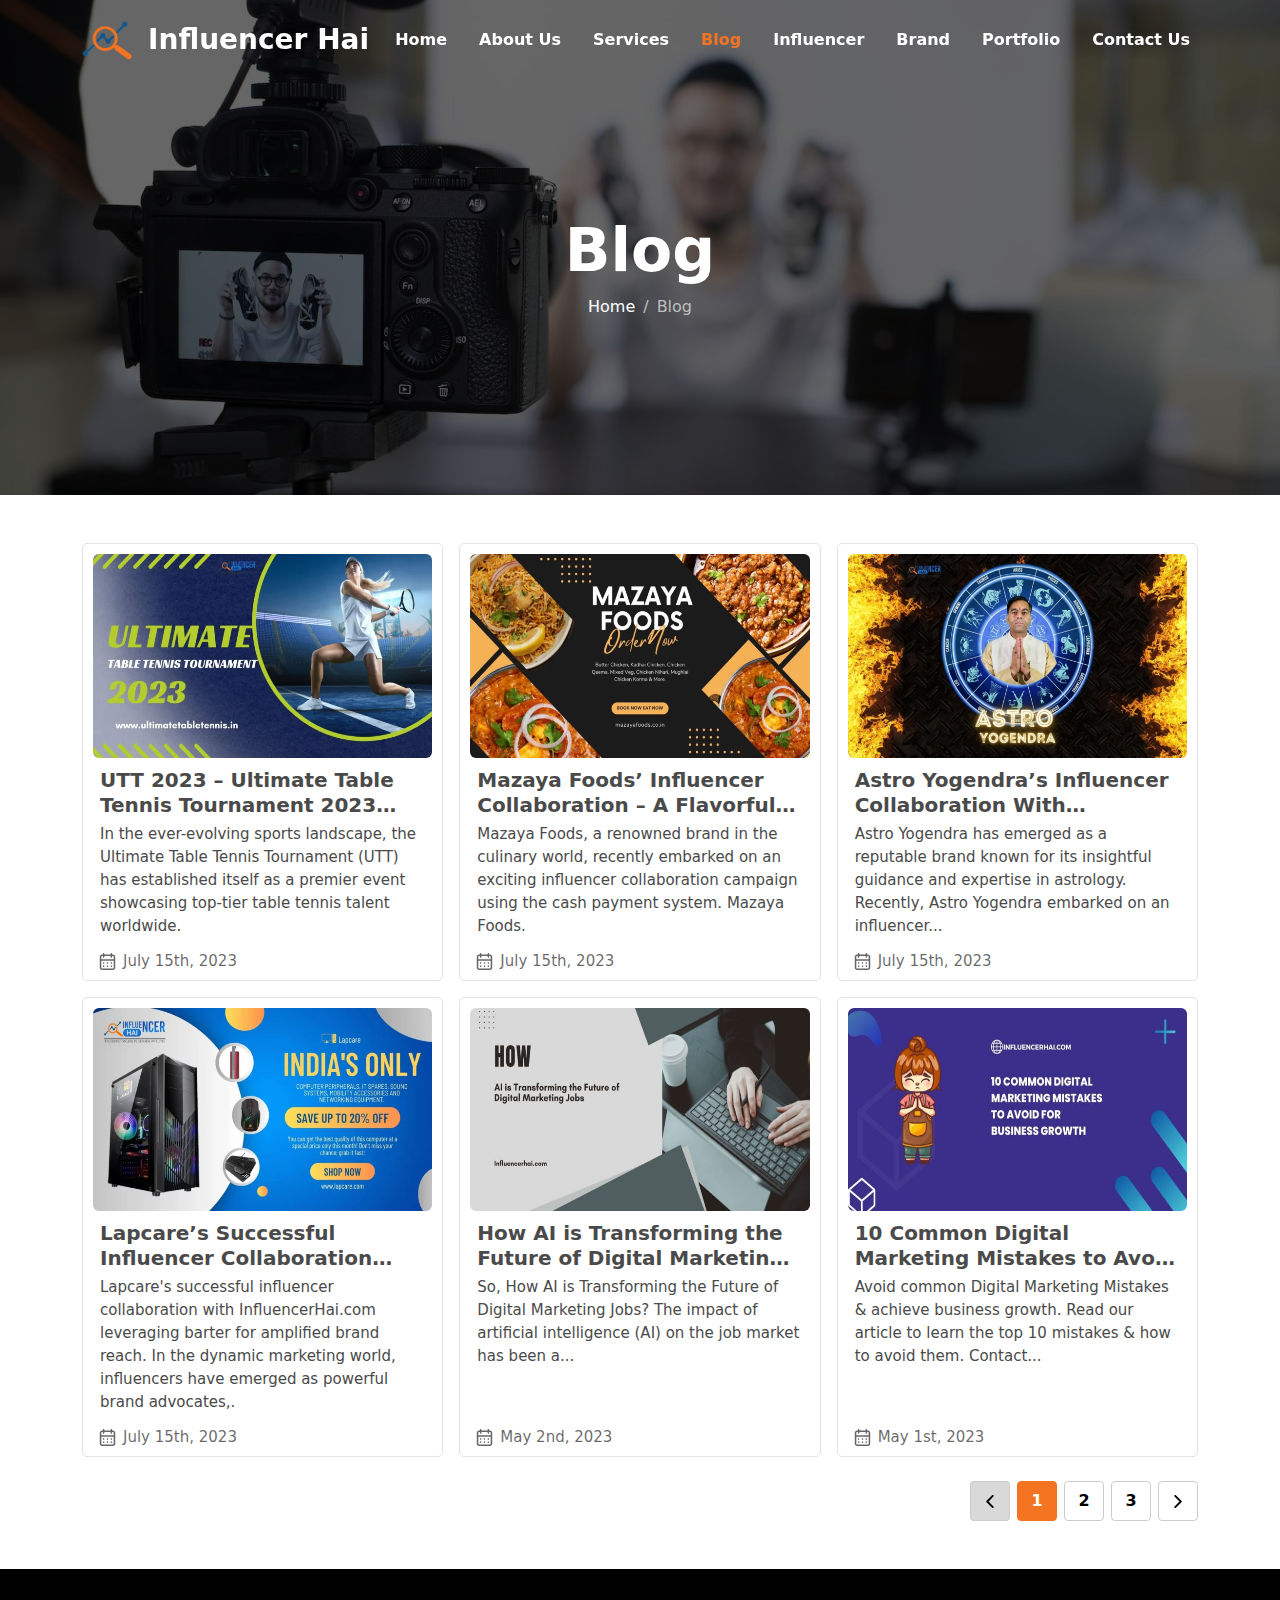
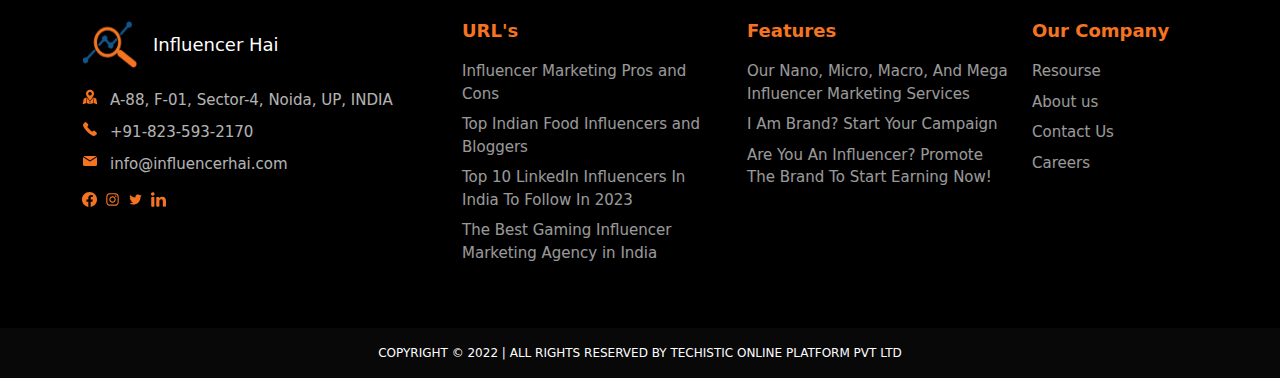
<file: blogpage.html>
<!DOCTYPE html>
<html lang="en">
<head>
    <meta charset="UTF-8">
    <meta name="viewport" content="width=device-width, initial-scale=1.0">
    <link rel="shortcut icon" href="assets/img/logo.png">
    <meta property="og:description" content="We&#039;re the best influencer marketing agency in India and the most trusted influencer marketing platform. We connect brands with influencers for better sales." />
    <title>Influencer Hai</title>
    <script src="assets/libs/jquery/jquery.js"></script>
    <link href="./assets/css/bootstrap.min.css" rel="stylesheet">
    <link href="./assets/libs/swiper/swiper-bundle.min.css" rel="stylesheet">
    <link href="./assets/css/style.min.css" rel="stylesheet">
</head>
<body>

    <!-- navbar start  -->
    <nav class="navbar navLight navbar-expand-lg fixed-top container-fluid blognav" aria-label="Offcanvas navbar large">
        <div class="container">
        <a class="navbar-brand logonav d-flex align-items-center" href="index.html"><img src="assets/img/logo.png" alt="logo" class="img-fluid w-100 h-100"> <span class="logoName d-inline-flex ms-3">Influencer Hai</span></a>
        <button class="navbar-toggler border-0 shadow-none" type="button" data-bs-toggle="offcanvas" data-bs-target="#offcanvasNavbar2" aria-controls="offcanvasNavbar2" aria-label="Toggle navigation">
            <span class="navbar-toggler-icon menuBtn  "> <img src="assets/img/Menu.png" alt="menu" class="img-fluid w-100 h-100"></span>
        </button>
        <div class="offcanvas offcanvas-end" tabindex="-1" id="offcanvasNavbar2" aria-labelledby="offcanvasNavbar2Label">
            <div class="offcanvas-header">
                <div class="offcanvas-title" id="offcanvasNavbar2Label">
            <a class="navbar-brand logonav d-flex align-items-center" href="#"><img src="assets/img/logo.png" alt="logo" class="img-fluid w-100 h-100"> <span class="logoName logoNameInner d-inline-flex ms-3">Influencer Hai</span></a>
            </div>
            <button type="button" class="menuBtn menuBtnInner border-0 d-inline-flex shdow-none bg-dark" data-bs-dismiss="offcanvas" aria-label="Close"> <img src="assets/img/Close.png" alt="menu" class="img-fluid w-100 h-100"></button>
            </div>
            <div class="offcanvas-body">
            <ul class="navbar-nav navbarNav justify-content-end flex-grow-1 gap-md-3 gap-2">
                <li class="nav-item navItem">
                    <a class="nav-link navLInk" aria-current="page" href="index.html">Home</a>
                    </li>
                <li class="nav-item navItem">
                <a class="nav-link navLInk" href="about.html">About Us</a>
                </li>
                <li class="nav-item navItem">
                <a class="nav-link navLInk" href="servicePage.html">Services</a>
                </li>
                <li class="nav-item navItem">
                    <a class="nav-link navLInk active" href="blogpage.html">Blog</a>
                </li>
                <li class="nav-item navItem">
                    <a class="nav-link navLInk" href="influencer.html">Influencer</a>
                </li>
                <li class="nav-item navItem">
                    <a class="nav-link navLInk" href="brand.html">Brand</a>
                </li>
                <li class="nav-item navItem">
                    <a class="nav-link navLInk" href="portfolio.html">Portfolio</a>
                </li>
                <li class="nav-item navItem">
                    <a class="nav-link navLInk" href="contactus.html">Contact Us</a>
                </li>
                <!-- <li class="nav-item navItem">
                    <a class="nav-link navLInk" href="#">Search</a>
                </li> -->
            </ul>
            </div>
        </div>
        </div>
    </nav>
    <!-- navbar end  -->

    <!-- page heading section start -->
    <div class="container-fluid headingSection position-relative">
        <div class="h-100 d-flex align-items-center position-relative z-1">
            <div class="container">
                <div class="row">
                    <div class="col-12 pageheading text-center">Blog</div>
                    <div class="col-12">
                        <nav aria-label="breadcrumb" class="headingBreadcrumb">
                            <ol class="breadcrumb justify-content-center">
                                <li class="breadcrumb-item headingTitle"><a href="index.html" class="text-decoration-none">Home</a></li>
                                <li class="breadcrumb-item headingTitle active" aria-current="page">Blog</li>
                            </ol>
                        </nav>
                    </div>
                </div>
            </div>
        </div>
    </div>
    <!-- page heading section end -->

    <!-- blog section start  -->
    <div class="container-fluid blogsection blogpage py-4 py-md-5 overflow-x-hidden">
        <div class="container">
            <div class="blogslidermain g-3 row position-relative">
                <div class="col-lg-4 col-sm-6">
                    <div class="blogcard bg-white rounded2 shadowsm h-100">
                        <div class="row blogcontent p-0 h-100 mx-0">
                            <div class="col-12 px-0">
                                <div class="blogimg overflow-hidden rounded-2">
                                    <img src="assets/img/blog/blog1.webp" alt="blog" class="h-100 w-100">
                                </div>
                                <div class="blogcontent">
                                    <div>
                                        <a href="bloginner.html" class="blogheading text-decoration-none "> UTT 2023 – Ultimate Table Tennis Tournament 2023 Influencer Marketing Campaign</a>
                                    </div>
                                    <div class="blogdetail">
                                        In the ever-evolving sports landscape, the Ultimate Table Tennis Tournament (UTT) has established itself as a premier event showcasing top-tier table tennis talent worldwide.
                                    </div>
                                </div>
                            </div>
                            <div class="date d-flex align-items-end px-0">
                                <span class="d-flex align-items-center justify-content-center calendaricon">
                                    <img src="assets/img/blog/calendar.svg" alt="calendar" class="h-100 w-100 img-fluid">
                                </span>
                                July 15th, 2023
                            </div>
                        </div>
                    </div>
                </div>
                <div class="col-lg-4 col-sm-6">
                    <div class="blogcard bg-white rounded2 shadowsm h-100">
                        <div class="row blogcontent p-0 h-100 mx-0">
                            <div class="col-12 px-0">
                                <div class="blogimg overflow-hidden rounded-2">
                                    <img src="assets/img/blog/blog2.webp" alt="blog" class="h-100 w-100">
                                </div>
                                <div class="blogcontent">
                                    <div>
                                        <a href="javascript:;" class="blogheading text-decoration-none ">Mazaya Foods’ Influencer Collaboration – A Flavorful Journey With InfluencerHai</a>
                                    </div>
                                    <div class="blogdetail">
                                        Mazaya Foods, a renowned brand in the culinary world, recently embarked on an exciting influencer collaboration campaign using the cash payment system. Mazaya Foods.
                                    </div>
                                </div>
                            </div>
                            <div class="date d-flex align-items-end px-0">
                                <span class="d-flex align-items-center justify-content-center calendaricon">
                                    <img src="assets/img/blog/calendar.svg" alt="calendar" class="h-100 w-100 img-fluid">
                                </span>
                                July 15th, 2023
                            </div>
                        </div>
                    </div>
                </div>
                <div class="col-lg-4 col-sm-6">
                    <div class="blogcard bg-white rounded2 shadowsm h-100">
                        <div class="row blogcontent p-0 h-100 mx-0">
                            <div class="col-12 px-0">
                                <div class="blogimg overflow-hidden rounded-2">
                                    <img src="assets/img/blog/blog3.webp" alt="blog" class="h-100 w-100">
                                </div>
                                <div class="blogcontent">
                                    <div>
                                        <a href="javascript:;" class="blogheading text-decoration-none ">Astro Yogendra’s Influencer Collaboration With InfluencerHai</a>
                                    </div>
                                    <div class="blogdetail">
                                        Astro Yogendra has emerged as a reputable brand known for its insightful guidance and expertise in astrology. Recently, Astro Yogendra embarked on an influencer...
                                    </div>
                                </div>
                            </div>
                            <div class="date d-flex align-items-end px-0">
                                <span class="d-flex align-items-center justify-content-center calendaricon">
                                    <img src="assets/img/blog/calendar.svg" alt="calendar" class="h-100 w-100 img-fluid">
                                </span>
                                July 15th, 2023
                            </div>
                        </div>
                    </div>
                </div>
                <div class="col-lg-4 col-sm-6">
                    <div class="blogcard bg-white rounded2 shadowsm h-100 ">
                        <div class="row blogcontent p-0 h-100 mx-0">
                            <div class="col-12 px-0">
                                <div class="blogimg overflow-hidden rounded-2">
                                    <img src="assets/img/blog/blog4.webp" alt="blog" class="h-100 w-100">
                                </div>
                                <div class="blogcontent">
                                    <div>
                                        <a href="javascript:;" class="blogheading text-decoration-none ">Lapcare’s Successful Influencer Collaboration With InfluencerHai.com</a>
                                    </div>
                                    <div class="blogdetail">
                                        Lapcare's successful influencer collaboration with InfluencerHai.com leveraging barter for amplified brand reach. In the dynamic marketing world, influencers have emerged as powerful brand advocates,.
                                    </div>
                                </div>
                            </div>
                            <div class="date d-flex align-items-end px-0">
                                <span class="d-flex align-items-center justify-content-center calendaricon">
                                    <img src="assets/img/blog/calendar.svg" alt="calendar" class="h-100 w-100 img-fluid">
                                </span>
                                July 15th, 2023
                            </div>
                        </div>
                    </div>
                </div>
                <div class="col-lg-4 col-sm-6">
                    <div class="blogcard bg-white rounded2 shadowsm h-100">
                        <div class="row blogcontent p-0 h-100 mx-0">
                            <div class="col-12 px-0">
                                <div class="blogimg overflow-hidden rounded-2">
                                    <img src="assets/img/blog/blog5.jpg" alt="blog" class="h-100 w-100">
                                </div>
                                <div class="blogcontent">
                                    <div>
                                        <a href="javascript:;" class="blogheading text-decoration-none ">How AI is Transforming the Future of Digital Marketing Jobs</a>
                                    </div>
                                    <div class="blogdetail">
                                        So, How AI is Transforming the Future of Digital Marketing Jobs? The impact of artificial intelligence (AI) on the job market has been a...
                                    </div>
                                </div>
                            </div>
                            <div class="date d-flex align-items-end px-0">
                                <span class="d-flex align-items-center justify-content-center calendaricon">
                                    <img src="assets/img/blog/calendar.svg" alt="calendar" class="h-100 w-100 img-fluid">
                                </span>
                                May 2nd, 2023
                            </div>
                        </div>
                    </div>
                </div>
                <div class="col-lg-4 col-sm-6">
                    <div class="blogcard bg-white rounded2 shadowsm h-100">
                        <div class="row h-100 p-0 blogcontent mx-0">
                            <div class="col-12 px-0 px-0">
                                <div class="blogimg overflow-hidden rounded-2">
                                    <img src="assets/img/blog/blog6.jpg" alt="blog" class="h-100 w-100">
                                </div>
                                <div class="blogcontent">
                                    <div>
                                        <a href="javascript:;" class="blogheading text-decoration-none ">10 Common Digital Marketing Mistakes to Avoid for Business Growth</a>
                                    </div>
                                    <div class="blogdetail">
                                        Avoid common Digital Marketing Mistakes & achieve business growth. Read our article to learn the top 10 mistakes & how to avoid them. Contact...
                                    </div>
                                </div>
                            </div>
                            <div class="date d-flex align-items-end px-0 px-0">
                                <span class="d-flex align-items-center justify-content-center calendaricon">
                                    <img src="assets/img/blog/calendar.svg" alt="calendar" class="h-100 w-100 img-fluid">
                                </span>
                                May 1st, 2023
                            </div>
                        </div>
                    </div>
                </div>
            </div>
            <div class="row pt-4">
                <div class="col-12">
                    <nav aria-label="Page navigation example" class="pagepagination">
                        <ul class="pagination justify-content-md-end justify-content-center gap-2 mb-0">
                            <li class="page-item disabled overflow-hidden rounded-1">
                                <a class="page-link pageLink rounded-1 d-flex align-items-center justify-content-center">
                                    <span class="d-flex align-items-center justify-content-center arrow">
                                        <img src="assets/img/blog/leftpagination.svg" alt="right" class="h-100 w-100 img-fluid">
                                    </span>
                                </a>
                            </li>
                            <li class="page-item"><a class="page-link active pageLink rounded-1 d-flex align-items-center justify-content-center" href="#">1</a></li>
                            <li class="page-item"><a class="page-link pageLink rounded-1 d-flex align-items-center justify-content-center" href="#">2</a></li>
                            <li class="page-item"><a class="page-link pageLink rounded-1 d-flex align-items-center justify-content-center" href="#">3</a></li>
                            <li class="page-item">
                                <a class="page-link pageLink rounded-1 d-flex align-items-center justify-content-center" href="#">
                                    <span class="d-flex align-items-center justify-content-center arrow">
                                        <img src="assets/img/blog/rightpagination.svg" alt="right" class="h-100 w-100 img-fluid">
                                    </span>
                                </a>
                            </li>
                        </ul>
                    </nav>
                </div>
            </div>
        </div>
    </div>
    
    <!-- blog section end -->

    <!-- footer section  start  -->
    <div class="footer container-fluid py-4 py-md-5">
        <div class="container">
        <div class="row">
            <!-- <div class="col-12 mb-3">
            <a class="navbar-brand logonav d-flex align-items-center" href="#"><img src="assets/img/logo.png" alt="logo" class="img-fluid w-100 h-100"> <span class="logoName d-inline-flex ms-3">Influencer Hai</span></a>
            </div> -->
            <div class="col-lg-4 col-md-6">
                <div class="row">
                    <div class="col-12">
                        <div class="row gap-3">
                            <div class="col-12 ">
                            <a class="navbar-brand logonav d-flex align-items-center" href="#"><img src="assets/img/logo.png" alt="logo" class="img-fluid w-100 h-100"> <span class="logoName d-inline-flex ms-3">Influencer Hai</span></a>
                            </div>
                            <!-- <div class="col-12">
                                <div class="addresspera"> Qoruz is an influencer marketing and intelligence platform, that enables superior influencer discovery, quick and easy influencer outreach.</div>
                            </div> -->
                                <div class="col-12 ">
                                <div class="row">
                                    <div class="col-12">
                                    <a href="javascript:;" class="row text-decoration-none d-flex align-items-center ">
                                        <div class="col-auto">
                                        <div class="footerIcon d-inline-flex"><img src="assets/img/footer/Map.png" alt="map" class="img-fluid w-100 h-100"></div>
                                        </div>
                                        <div class="col ps-0">
                                        <div class="addresspera">  A-88, F-01, Sector-4, Noida, UP, INDIA </div>
                                        </div>
                                    </a>
                                    </div>
                                    <div class="col-12">
                                    <a href="javascript:;" class="row text-decoration-none d-flex align-items-center mt-2">
                                        <div class="col-auto">
                                        <div class="footerIcon d-inline-flex"><img src="assets/img/footer/Phone.png" alt="Phone" class="img-fluid w-100 h-100"></div>
                                        </div>
                                        <div class="col ps-0">
                                        <div class="addresspera"> +91-823-593-2170 </div>
                                        </div>
                                    </a>
                                    </div>
                                    <div class="col-12">
                                    <a href="javascript:;" class="row text-decoration-none d-flex align-items-center mt-2">
                                        <div class="col-auto">
                                        <div class="footerIcon d-inline-flex"><img src="assets/img/footer/mail.png" alt="Phone" class="img-fluid w-100 h-100"></div>
                                        </div>
                                        <div class="col ps-0">
                                        <div class="addresspera"> info@influencerhai.com</div>
                                        </div>
                                    </a>
                                    </div>
                                </div>
                
                                </div>
                                
                                <div class="col-12">
                                    <ul class="list-unstyled footerMenu d-flex gap-2 ">
                                    <li><a href="javascript:;" class=" socilaIcon d-flex align-items-center text-decoration-none"><img src="assets/img/footer/Facebook.svg" alt="facebook" class="img-fluid w-100 h-100"></a></li>
                                    <li><a href="javascript:;" class=" socilaIcon d-flex align-items-center text-decoration-none"><img src="assets/img/footer/instagram.svg" alt="instagram" class="img-fluid w-100 h-100"></a></li>
                                    <li><a href="javascript:;" class=" socilaIcon d-flex align-items-center text-decoration-none"><img src="assets/img/footer/twitter.svg" alt="twitter" class="img-fluid w-100 h-100"></a></li>
                                    <li><a href="javascript:;" class=" socilaIcon d-flex align-items-center text-decoration-none"><img src="assets/img/footer/Linkdin.svg" alt="Linkdin" class="img-fluid w-100 h-100"></a></li>
                                    </ul>
                                </div>
                        </div>
                    </div>
                </div>
            </div>
            <div class="col-lg-3 col-md-6">
            <div class="row">
            
                <div class="col-12">
                <div class="row gap-3">
                    <div class="col-12">
                    <div class="headingFotter"> URL's</div>
                    </div>
                    <div class="col-12">
                    <ul class="list-unstyled footerMenu d-flex gap-2 flex-column">
                        <li><a href="javascript:;" class=" footerLink d-flex align-items-center text-decoration-none">Influencer Marketing Pros and Cons</a></li>
                        <li><a href="javascript:;" class=" footerLink d-flex align-items-center text-decoration-none">Top Indian Food Influencers and Bloggers </a></li>
                        <li><a href="javascript:;" class=" footerLink d-flex align-items-center text-decoration-none">Top 10 LinkedIn Influencers In India To Follow In 2023</a></li>
                        <li><a href="javascript:;" class=" footerLink d-flex align-items-center text-decoration-none">The Best Gaming Influencer Marketing Agency in India</a></li>
                    </ul>
                    </div>
                </div>
                </div>
            </div>
            </div>
            <div class="col-lg-3 col-md-6">
            <div class="row gap-3">
                <div class="col-12">
                <div class="headingFotter"> Features</div>
                </div>
                <div class="col-12">
                <ul class="list-unstyled footerMenu d-flex gap-2 flex-column">
                    <li><a href="javascript:;" class=" footerLink d-flex align-items-center text-decoration-none">Our Nano, Micro, Macro, And Mega Influencer Marketing Services</a></li>
                    <li><a href="javascript:;" class=" footerLink d-flex align-items-center text-decoration-none">I Am Brand? Start Your Campaign</a></li>
                    <li><a href="javascript:;" class=" footerLink d-flex align-items-center text-decoration-none">Are You An Influencer? Promote The Brand To Start Earning Now!</a></li>
                    <!-- <li><a href="javascript:;" class=" footerLink d-flex align-items-center text-decoration-none">Careers</a></li> -->
                </ul>
                </div>
            </div>
            </div>
            <div class="col-lg-2 col-md-6">
                <div class="row gap-3">
                <div class="col-12">
                    <div class="headingFotter"> Our Company</div>
                </div>
                <div class="col-12">
                    <ul class="list-unstyled footerMenu d-flex gap-2 flex-column">
                    <li><a href="javascript:;" class=" footerLink d-flex align-items-center text-decoration-none">Resourse</a></li>
                    <li><a href="javascript:;" class=" footerLink d-flex align-items-center text-decoration-none">About us</a></li>
                    <li><a href="javascript:;" class=" footerLink d-flex align-items-center text-decoration-none">Contact Us</a></li>
                    <li><a href="javascript:;" class=" footerLink d-flex align-items-center text-decoration-none">Careers</a></li>
                    </ul>
                </div>
                </div>
            </div>
            <!-- <div class="col-xxl-2 col-md-6 order-lg-4 order-md-2 order-4">
            <div class="row gap-3">
                <div class="col-12">
                <div class="headingFotter"> Contact us</div>
                </div>
                <div class="col-12 ">
                <div class="row">
                    <div class="col-12">
                    <a href="javascript:;" class="row text-decoration-none d-flex align-items-center ">
                        <div class="col-auto">
                        <div class="footerIcon d-inline-flex"><img src="assets/img/footer/Map.png" alt="map" class="img-fluid w-100 h-100"></div>
                        </div>
                        <div class="col ps-0">
                        <div class="addresspera">  A-88, F-01, Sector-4, Noida, UP, INDIA </div>
                        </div>
                    </a>
                    </div>
                    <div class="col-12">
                    <a href="javascript:;" class="row text-decoration-none d-flex align-items-center mt-3">
                        <div class="col-auto">
                        <div class="footerIcon d-inline-flex"><img src="assets/img/footer/Phone.png" alt="Phone" class="img-fluid w-100 h-100"></div>
                        </div>
                        <div class="col ps-0">
                        <div class="addresspera"> +91-823-593-2170 </div>
                        </div>
                    </a>
                    </div>
                    <div class="col-12">
                    <a href="javascript:;" class="row text-decoration-none d-flex align-items-center mt-3">
                        <div class="col-auto">
                        <div class="footerIcon d-inline-flex"><img src="assets/img/footer/mail.png" alt="Phone" class="img-fluid w-100 h-100"></div>
                        </div>
                        <div class="col ps-0">
                        <div class="addresspera"> info@influencerhai.com</div>
                        </div>
                    </a>
                    </div>
                </div>

                </div>
            </div>
            </div> -->
        </div>
        </div>
    </div>
    <div class="container-fluid copyRight">
        <div class="container">
        <div class="row">
            <div class="col-12">
            <div class="copyRightHeading text-center py-3">COPYRIGHT © 2022 | ALL RIGHTS RESERVED BY TECHISTIC ONLINE PLATFORM PVT LTD</div>
            </div>
        </div>
        </div>
    </div>

    
    <script src="./assets/libs/bootstrap/dist/js/bootstrap.bundle.min.js"></script>
    <script src="./assets/libs/swiper/swiper-bundle.min.js"></script>

    <script>
        var swiper = new Swiper(".blogslider", {
            slidesPerView: 1,
            spaceBetween: 10,
            navigation: {
                nextEl: '.nextarrow',
                prevEl: '.prevarrow',
            },
            pagination: {
                el: ".blogdots",
                clickable: true
            },
            breakpoints: {
                0: {
                    slidesPerView: 1,
                    spaceBetween: 20,
                },
                500: {
                    slidesPerView: 2,
                    spaceBetween: 15,
                },
                768: {
                    slidesPerView: 2,
                    spaceBetween: 15,
                },
                991: {
                    slidesPerView: 3,
                    spaceBetween: 15,
                },
                1024: {
                    slidesPerView: 4,
                    spaceBetween: 15,
                },
            },
        });
    </script>

    <!-- team slider start -->
    <script>
        var swiper = new Swiper(".teamslider", {
            slidesPerView: 1,
            spaceBetween: 10,
            // navigation: {
            //     nextEl: '.nextarrow',
            //     prevEl: '.prevarrow',
            // },
            pagination: {
                el: ".teamdots",
                clickable: true
            },
            breakpoints: {
                0: {
                    slidesPerView: 1,
                    spaceBetween: 20,
                },
                500: {
                    slidesPerView: 1,
                    spaceBetween: 15,
                },
                768: {
                    slidesPerView: 2,
                    spaceBetween: 15,
                },
                991: {
                    slidesPerView: 2,
                    spaceBetween: 15,
                },
                1200: {
                    slidesPerView: 2,
                    spaceBetween: 15,
                },
                1201: {
                    slidesPerView: 3,
                    spaceBetween: 15,
                },
            },
        });
    </script>
    <!-- team slider end -->

    <!-- client slider start  -->
    <script>
        var swiper = new Swiper(".clientslider", {
            slidesPerView: 1,
            spaceBetween: 10,
            // navigation: {
            //     nextEl: '.nextarrow',
            //     prevEl: '.prevarrow',
            // },
            // pagination: {
            //     el: ".swiper-pagination",
            //     clickable: true
            // },
            breakpoints: {
                0: {
                    slidesPerView: 1,
                    spaceBetween: 20,
                },
                500: {
                    slidesPerView: 2,
                    spaceBetween: 15,
                },
                768: {
                    slidesPerView: 2,
                    spaceBetween: 15,
                },
                991: {
                    slidesPerView: 3,
                    spaceBetween: 15,
                },
                1024: {
                    slidesPerView: 5,
                    spaceBetween: 20,
                },
            },
        });
    </script>
    <!-- client slider end -->

    <script>
        $(window).scroll(function () {
            var scroll = $(window).scrollTop();
            if (scroll <= 120) {
                $("nav.navbar").removeClass("nav-active");
            } else {
                $("nav.navbar").addClass("nav-active");
            }
        });
    </script>

    <script>
        let willChangeImgs = document.querySelectorAll('.willChangeImg')
        willChangeImgs.forEach(img=> {
            setInterval(()=>{
                if(img.classList.contains('active')) {
                    img.classList.remove('active')
                }else {
                    img.classList.add('active')
                }
            }, 4000)
        })
    </script>

</body>
</html>
</file>
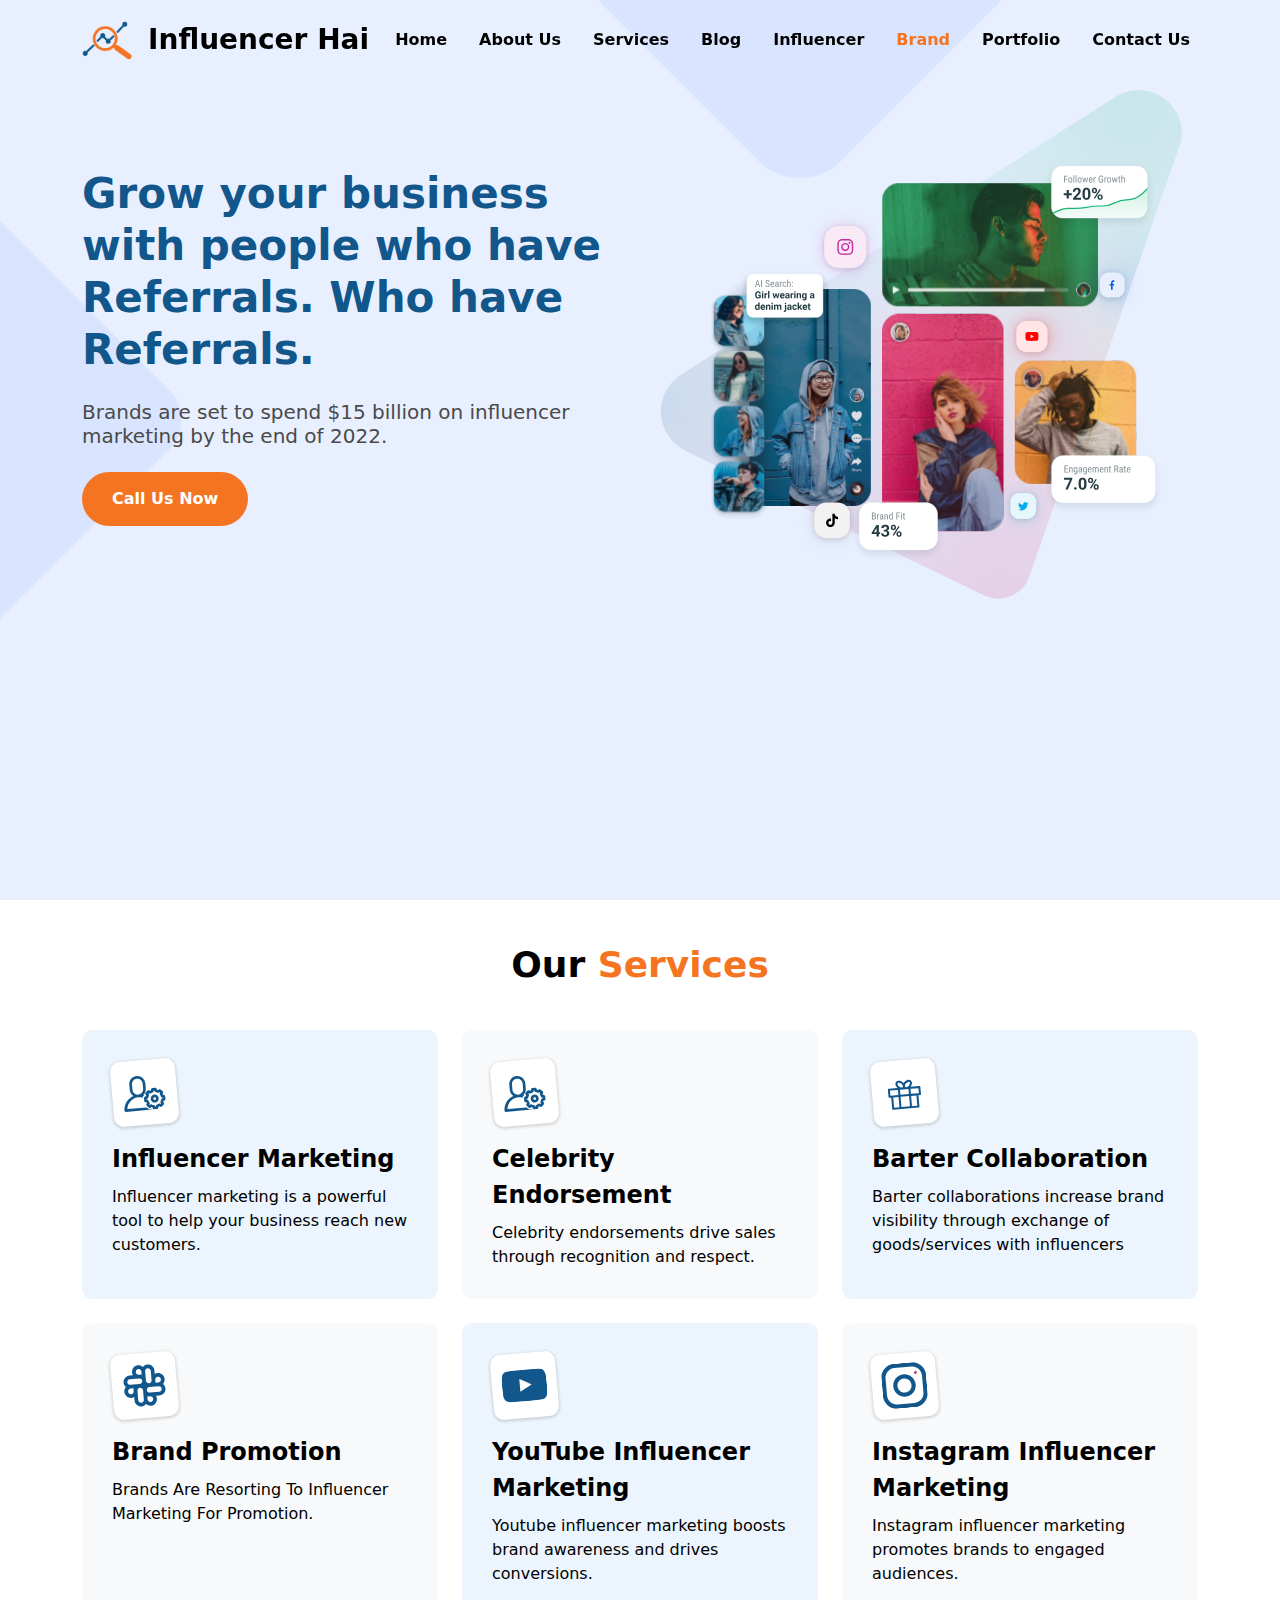
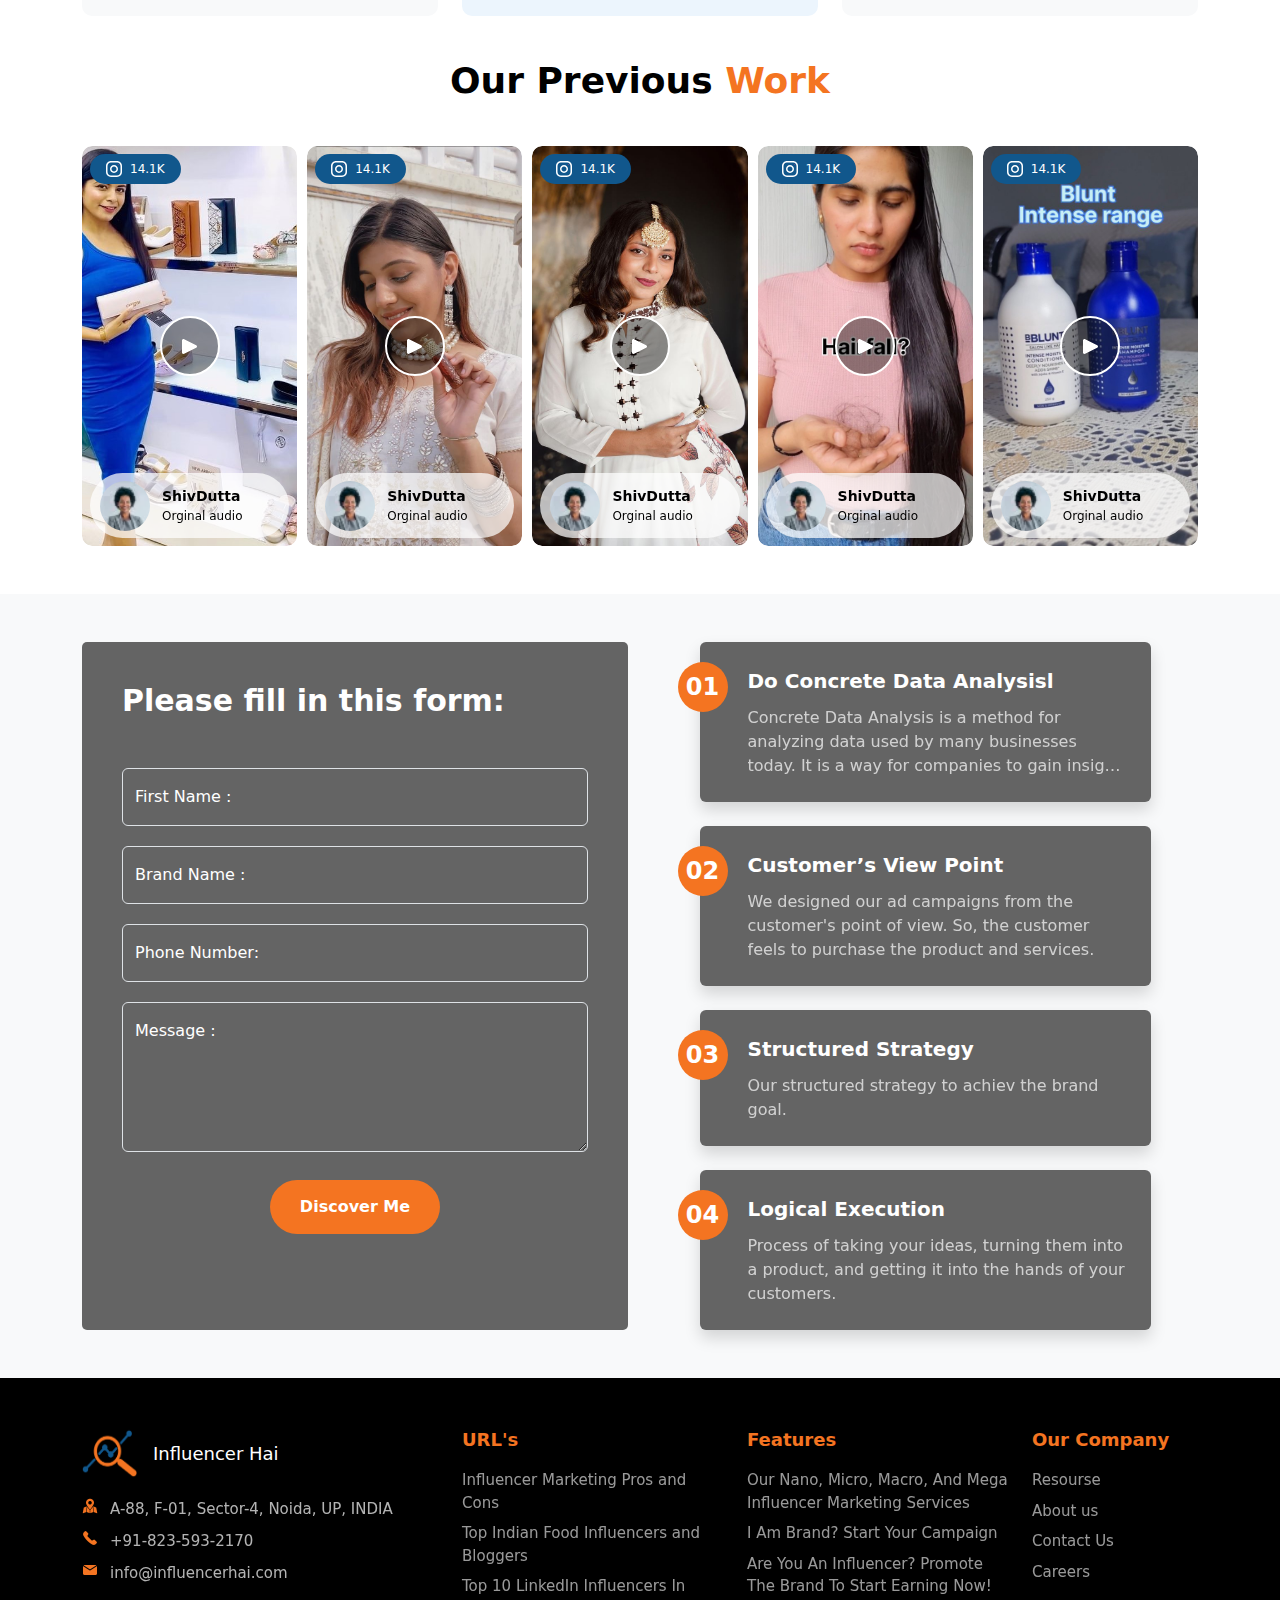
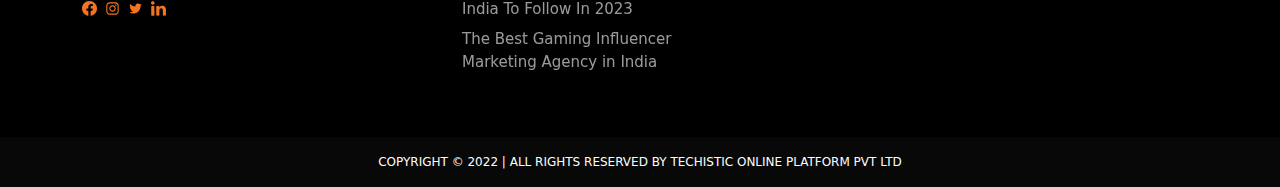
<file: brand.html>
<!DOCTYPE html>
<html lang="en">
<head>
    <meta charset="UTF-8">
    <meta name="viewport" content="width=device-width, initial-scale=1.0">
    <link rel="shortcut icon" href="assets/img/logo.png">
    <meta property="og:description" content="We&#039;re the best influencer marketing agency in India and the most trusted influencer marketing platform. We connect brands with influencers for better sales." />
    <title>Influencer Hai</title>
    <script src="assets/libs/jquery/jquery.js"></script>
    <link href="./assets/css/bootstrap.min.css" rel="stylesheet">
    <link href="./assets/css/swiper.min.css" rel="stylesheet">
    <link rel="stylesheet" href="assets/libs/glightBox/css/glightbox.min.css">

    <link href="./assets/css/style.min.css" rel="stylesheet">
</head>
<body>
    
    <!-- navbar start  -->
    <nav class="navbar navbar-expand-lg navDark fixed-top  container-fluid" aria-label="Offcanvas navbar large">
      <div class="container">
      <a class="navbar-brand logonav d-flex align-items-center" href="index.html"><img src="assets/img/logo.png" alt="logo" class="img-fluid w-100 h-100"> <span class="logoName d-inline-flex ms-3">Influencer Hai</span></a>
      <button class="navbar-toggler border-0 shadow-none" type="button" data-bs-toggle="offcanvas" data-bs-target="#offcanvasNavbar2" aria-controls="offcanvasNavbar2" aria-label="Toggle navigation">
          <span class="navbar-toggler-icon menuBtn  "> <img src="assets/img/Menu.png" alt="menu" class="img-fluid w-100 h-100"></span>
      </button>
      <div class="offcanvas offcanvas-end" tabindex="-1" id="offcanvasNavbar2" aria-labelledby="offcanvasNavbar2Label">
          <div class="offcanvas-header">
              <div class="offcanvas-title" id="offcanvasNavbar2Label">
          <a class="navbar-brand logonav d-flex align-items-center" href="#"><img src="assets/img/logo.png" alt="logo" class="img-fluid w-100 h-100"> <span class="logoName d-inline-flex ms-3">Influencer Hai</span></a>
          </div>
          <button type="button" class="menuBtn border-0 d-inline-flex shdow-none bg-dark" data-bs-dismiss="offcanvas" aria-label="Close"> <img src="assets/img/Close.png" alt="menu" class="img-fluid w-100 h-100"></button>
          </div>
          <div class="offcanvas-body">
          <ul class="navbar-nav navbarNav justify-content-end flex-grow-1 gap-md-3 gap-2">
              <li class="nav-item navItem">
                  <a class="nav-link navLInk " aria-current="page" href="index.html">Home</a>
              </li>
              <li class="nav-item navItem">
              <a class="nav-link navLInk" href="about.html">About Us</a>
              </li>
              <li class="nav-item navItem">
              <a class="nav-link navLInk" href="servicePage.html">Services</a>
              </li>
              <li class="nav-item navItem">
                  <a class="nav-link navLInk" href="blogpage.html">Blog</a>
              </li>
              <li class="nav-item navItem">
                  <a class="nav-link navLInk" href="influencer.html">Influencer</a>
              </li>
              <li class="nav-item navItem">
                  <a class="nav-link navLInk active" href="brand.html">Brand</a>
              </li>
              <li class="nav-item navItem">
                  <a class="nav-link navLInk" href="portfolio.html">Portfolio</a>
              </li>
              <li class="nav-item navItem">
                  <a class="nav-link navLInk" href="contactus.html">Contact Us</a>
              </li>
              <!-- <li class="nav-item navItem">
                  <a class="nav-link navLInk" href="#">Search</a>
              </li> -->
          </ul>
          </div>
      </div>
      </div>
    </nav>
  <!-- navbar end  -->

    <!-- hero section start  -->
    <div class="container-fluid   brandHeroSection  ">
        <div class="container h-100 ">
            <div class="row h-100 gap-md-0 gap-4 align-items-center pt-lg-0 pt-md-5 pt-0">
                <div class="col-lg-6  order-lg-1 order-2">
                    <div class="row align-items-center h-100">
                        <div class="col-12">
                            <div class="HeroHeading fw-bold text-lg-start text-center">Grow your business with people who have Referrals. <span class="brandsubheading"> Who have Referrals.</span></div>
                            <div class="heroPera mt-lg-4 mt-3 text-lg-start text-center">Brands are set to spend $15 billion on influencer marketing by the end of 2022.</div>
                            <!-- <div class="mt-lg-5 mt-4 col-auto mx-lg-0 text-lg-start text-center"> <a href="javascript:;" class="askBtn text-decoration-none ">Call Us Now </a></div> -->
                            <button class="influencerBtn mt-4 mb-lg-0 mb-4 mx-lg-0 mx-auto">Call Us Now</button>
                        </div>
                    </div>
                </div>
                <div class="col-lg-6 order-lg-2 order-1">
                  <div class="brandImg heroImage"><img src="assets/img/brand/Frame.svg" alt="brand" class="img-fluid w-100 h-100"></div>
                </div>
            </div>
        </div>
    </div>
    <!-- hero section end  -->


  <!-- services section start  -->

  <div class="container-fluid servicesSection py-lg-5  py-4">
    <div class="container ">
      <div class="row gap-lg-5 gap-4">
        <div class="col-12"><div class="heading">Our <span>Services</span> </div></div>
        <div class="col-12">
          <div class="row">
            <div class="col-12">
              <div class="row gy-4">
                <div class="col-lg-4 col-md-6">
                  <div class="servicesCard h-100">
                    <div class="cardImg mx-sm-0 mx-auto d-flex align-items-center justify-content-center">
                      <img src="assets/img/brand/User.svg" alt="user" class="img-fluid w-100 h-100">
                    </div>
                    <div class="cardHeading text-sm-start text-center mt-3">Influencer Marketing</div>
                    <div class="cardPera text-sm-start text-center mt-2">Influencer marketing is a powerful tool to help your business reach new customers.</div>
                  </div>
                </div>
                <div class="col-lg-4 col-md-6">
                  <div class="servicesCard bg-light h-100">
                    <div class="cardImg mx-sm-0 mx-auto d-flex align-items-center justify-content-center">
                      <img src="assets/img/brand/User.svg" alt="user" class="img-fluid w-100 h-100">
                    </div>
                    <div class="cardHeading text-sm-start text-center  mt-3">Celebrity Endorsement</div>
                    <div class="cardPera mt-2">Celebrity endorsements drive sales through recognition and respect.</div>
                  </div>
                </div>
                <div class="col-lg-4 col-md-6">
                  <div class="servicesCard h-100">
                    <div class="cardImg mx-sm-0 mx-auto d-flex align-items-center justify-content-center">
                      <img src="assets/img/brand/Gift.svg" alt="user" class="img-fluid w-100 h-100">
                    </div>
                    <div class="cardHeading text-sm-start text-center  mt-3">Barter Collaboration</div>
                    <div class="cardPera text-sm-start text-center mt-2">Barter collaborations increase brand visibility through exchange of goods/services with influencers</div>
                  </div>
                </div>
                <div class="col-lg-4 col-md-6">
                  <div class="servicesCard bg-light  h-100">
                    <div class="cardImg mx-sm-0 mx-auto d-flex align-items-center justify-content-center">
                      <img src="assets/img/brand/slack.svg" alt="user" class="img-fluid w-100 h-100">
                    </div>
                    <div class="cardHeading text-sm-start text-center  mt-3">Brand Promotion</div>
                    <div class="cardPera text-sm-start text-center mt-2">Brands Are Resorting To Influencer Marketing For Promotion.</div>
                  </div>
                </div>
                <div class="col-lg-4 col-md-6">
                  <div class="servicesCard h-100">
                    <div class="cardImg mx-sm-0 mx-auto d-flex align-items-center justify-content-center">
                      <img src="assets/img/brand/Youtube.svg" alt="user" class="img-fluid w-100 h-100">
                    </div>
                    <div class="cardHeading text-sm-start text-center  mt-3">YouTube Influencer Marketing</div>
                    <div class="cardPera text-sm-start text-center mt-2">Youtube influencer marketing boosts brand awareness and drives conversions.</div>
                  </div>
                </div>
                <div class="col-lg-4 col-md-6">
                  <div class="servicesCard bg-light  h-100">
                    <div class="cardImg mx-sm-0 mx-auto d-flex align-items-center justify-content-center">
                      <img src="assets/img/brand/Instagram.svg" alt="user" class="img-fluid w-100 h-100">
                    </div>
                    <div class="cardHeading text-sm-start text-center  mt-3">Instagram Influencer Marketing</div>
                    <div class="cardPera text-sm-start text-center mt-2">Instagram influencer marketing promotes brands to engaged audiences.</div>
                  </div>
                </div>
              </div>
            </div>
          </div>
        </div>
      </div>
    </div>
  </div>
  <!-- services section end  -->
  

  <!-- video section  -->

  <div class="container-fluid videoSectionmember pb-lg-5 pb-4">
    <div class="container">
      <div class="row gap-lg-5 gap-4">
        <div class="col-12"><div class="heading">Our Previous <span>Work</span> </div></div>

        <div class="col-12">
            <div class="swiper videoSwiper">
              <div class="swiper-wrapper">
                
                <div class="swiper-slide">
                  <div class="VideoCard position-relative">
                    <div class="videoImg2 overflow-hidden rounded-2">
                      <img src="assets/img/brand/videoIMg.jpg" alt="videoImg" class="img-fluid w-100 h-100">
                    </div>
                    <div class="badgeInsta rounded-pill d-flex justify-content-center align-items-center"><span class="me-2 d-inline-flex iconInsta"><img src="assets/img/brand/Instagram2.svg" alt="insta" class="img-fluid w-100 h-100" ></span> 14.1K</div>
                    <div class="profileCardinner rounded-pill d-flex align-items-center ">
                      <div class="row align-items-center ">
                        <div class="col-auto"><div class="userIMgsmall"><img src="assets/img/brand/userIMgSmall.webp" alt="user" class="img-fluid w-100 h-100 rounded-pill"></div></div>
                        <div class="col ps-0">
                          <div class="nameUser aboutUs text-start">ShivDutta</div>
                          <div class="profileuser aboutUs text-start">Orginal audio</div>
                        </div>
                      </div>
                    </div>
                    <a href="https://www.instagram.com/reel/CqHsbLFj4hG/?utm_source=ig_embed&ig_rid=8899e8cb-cebe-4953-b9d0-442205b4200f" class="playsvg stretched-link glightboxx" data-gallery="gallery1">
                      <img src="./assets/img/playbtn.svg" alt="" class="w-100 h-100">
                      <div class="waves-block">
                          <div class="waves wave-1"></div>
                          <div class="waves wave-2"></div>
                          <div class="waves wave-3"></div>
                      </div>
                  </a>
                  </div>
                 </div>
                 <div class="swiper-slide">
                  <div class="VideoCard position-relative">
                    <div class="videoImg2 overflow-hidden rounded-2">
                      <img src="assets/img/brand/videoImg2.jpg" alt="videoImg" class="img-fluid w-100 h-100">
                    </div>
                    <div class="badgeInsta rounded-pill d-flex justify-content-center align-items-center"><span class="me-2 d-inline-flex iconInsta"><img src="assets/img/brand/Instagram2.svg" alt="insta" class="img-fluid w-100 h-100" ></span> 14.1K</div>
                    <div class="profileCardinner rounded-pill d-flex align-items-center ">
                      <div class="row align-items-center ">
                        <div class="col-auto"><div class="userIMgsmall"><img src="assets/img/brand/userIMgSmall.webp" alt="user" class="img-fluid w-100 h-100 rounded-pill"></div></div>
                        <div class="col ps-0">
                          <div class="nameUser aboutUs text-start">ShivDutta</div>
                          <div class="profileuser aboutUs text-start">Orginal audio</div>
                        </div>
                      </div>
                    </div>
                    <a href="https://www.instagram.com/reel/CqHsbLFj4hG/?utm_source=ig_embed&ig_rid=8899e8cb-cebe-4953-b9d0-442205b4200f" class="playsvg stretched-link glightboxx" data-gallery="gallery1">
                      <img src="./assets/img/playbtn.svg" alt="" class="w-100 h-100">
                      <div class="waves-block">
                          <div class="waves wave-1"></div>
                          <div class="waves wave-2"></div>
                          <div class="waves wave-3"></div>
                      </div>
                  </a>
                  </div>
                 </div>
                 <div class="swiper-slide">
                  <div class="VideoCard position-relative">
                    <div class="videoImg2 overflow-hidden rounded-2">
                      <img src="assets/img/brand/videoImg3.jpg" alt="videoImg" class="img-fluid w-100 h-100">
                    </div>
                    <div class="badgeInsta rounded-pill d-flex justify-content-center align-items-center"><span class="me-2 d-inline-flex iconInsta"><img src="assets/img/brand/Instagram2.svg" alt="insta" class="img-fluid w-100 h-100" ></span> 14.1K</div>
                    <div class="profileCardinner rounded-pill d-flex align-items-center ">
                      <div class="row align-items-center ">
                        <div class="col-auto"><div class="userIMgsmall"><img src="assets/img/brand/userIMgSmall.webp" alt="user" class="img-fluid w-100 h-100 rounded-pill"></div></div>
                        <div class="col ps-0">
                          <div class="nameUser aboutUs text-start">ShivDutta</div>
                          <div class="profileuser aboutUs text-start">Orginal audio</div>
                        </div>
                      </div>
                    </div>
                    <a href="https://www.instagram.com/reel/CqHsbLFj4hG/?utm_source=ig_embed&ig_rid=8899e8cb-cebe-4953-b9d0-442205b4200f" class="playsvg stretched-link glightboxx" data-gallery="gallery1">
                      <img src="./assets/img/playbtn.svg" alt="" class="w-100 h-100">
                      <div class="waves-block">
                          <div class="waves wave-1"></div>
                          <div class="waves wave-2"></div>
                          <div class="waves wave-3"></div>
                      </div>
                  </a>
                  </div>
                 </div>
                 <div class="swiper-slide">
                  <div class="VideoCard position-relative">
                    <div class="videoImg2 overflow-hidden rounded-2">
                      <img src="assets/img/brand/videoImg4.jpg" alt="videoImg" class="img-fluid w-100 h-100">
                    </div>
                    <div class="badgeInsta rounded-pill d-flex justify-content-center align-items-center"><span class="me-2 d-inline-flex iconInsta"><img src="assets/img/brand/Instagram2.svg" alt="insta" class="img-fluid w-100 h-100" ></span> 14.1K</div>
                    <div class="profileCardinner rounded-pill d-flex align-items-center ">
                      <div class="row align-items-center ">
                        <div class="col-auto"><div class="userIMgsmall"><img src="assets/img/brand/userIMgSmall.webp" alt="user" class="img-fluid w-100 h-100 rounded-pill"></div></div>
                        <div class="col ps-0">
                          <div class="nameUser aboutUs text-start">ShivDutta</div>
                          <div class="profileuser aboutUs text-start">Orginal audio</div>
                        </div>
                      </div>
                    </div>
                    <a href="https://www.instagram.com/reel/CqHsbLFj4hG/?utm_source=ig_embed&ig_rid=8899e8cb-cebe-4953-b9d0-442205b4200f" class="playsvg stretched-link glightboxx" data-gallery="gallery1">
                      <img src="./assets/img/playbtn.svg" alt="" class="w-100 h-100">
                      <div class="waves-block">
                          <div class="waves wave-1"></div>
                          <div class="waves wave-2"></div>
                          <div class="waves wave-3"></div>
                      </div>
                  </a>
                  </div>
                 </div>
                 <div class="swiper-slide">
                  <div class="VideoCard position-relative">
                    <div class="videoImg2 overflow-hidden rounded-2">
                      <img src="assets/img/brand/videoImg5.jpg" alt="videoImg" class="img-fluid w-100 h-100">
                    </div>
                    <div class="badgeInsta rounded-pill d-flex justify-content-center align-items-center"><span class="me-2 d-inline-flex iconInsta"><img src="assets/img/brand/Instagram2.svg" alt="insta" class="img-fluid w-100 h-100" ></span> 14.1K</div>
                    <div class="profileCardinner rounded-pill d-flex align-items-center ">
                      <div class="row align-items-center ">
                        <div class="col-auto"><div class="userIMgsmall"><img src="assets/img/brand/userIMgSmall.webp" alt="user" class="img-fluid w-100 h-100 rounded-pill"></div></div>
                        <div class="col ps-0">
                          <div class="nameUser aboutUs text-start">ShivDutta</div>
                          <div class="profileuser aboutUs text-start">Orginal audio</div>
                        </div>
                      </div>
                    </div>
                    <a href="https://www.instagram.com/reel/CqHsbLFj4hG/?utm_source=ig_embed&ig_rid=8899e8cb-cebe-4953-b9d0-442205b4200f" class="playsvg stretched-link glightboxx" data-gallery="gallery1">
                      <img src="./assets/img/playbtn.svg" alt="" class="w-100 h-100">
                      <div class="waves-block">
                          <div class="waves wave-1"></div>
                          <div class="waves wave-2"></div>
                          <div class="waves wave-3"></div>
                      </div>
                  </a>
                  </div>
                 </div>
                 <div class="swiper-slide">
                  <div class="VideoCard position-relative">
                    <div class="videoImg2 overflow-hidden rounded-2">
                      <img src="assets/img/brand/videoImg7.jpg" alt="videoImg" class="img-fluid w-100 h-100">
                    </div>
                    <div class="badgeInsta rounded-pill d-flex justify-content-center align-items-center"><span class="me-2 d-inline-flex iconInsta"><img src="assets/img/brand/Instagram2.svg" alt="insta" class="img-fluid w-100 h-100" ></span> 14.1K</div>
                    <div class="profileCardinner rounded-pill d-flex align-items-center ">
                      <div class="row align-items-center ">
                        <div class="col-auto"><div class="userIMgsmall"><img src="assets/img/brand/userIMgSmall.webp" alt="user" class="img-fluid w-100 h-100 rounded-pill"></div></div>
                        <div class="col ps-0">
                          <div class="nameUser aboutUs text-start">ShivDutta</div>
                          <div class="profileuser aboutUs text-start">Orginal audio</div>
                        </div>
                      </div>
                    </div>
                    <a href="https://www.instagram.com/reel/CqHsbLFj4hG/?utm_source=ig_embed&ig_rid=8899e8cb-cebe-4953-b9d0-442205b4200f" class="playsvg stretched-link glightboxx" data-gallery="gallery1">
                      <img src="./assets/img/playbtn.svg" alt="" class="w-100 h-100">
                      <div class="waves-block">
                          <div class="waves wave-1"></div>
                          <div class="waves wave-2"></div>
                          <div class="waves wave-3"></div>
                      </div>
                  </a>
                  </div>
                 </div>
              </div>
            </div>
        </div>
        <!-- <div class="col-4">
          <div class="VideoCard position-relative">
            <div class="videoImg2 overflow-hidden rounded-2">
              <img src="assets/img/brand/videoIMg.jpg" alt="videoImg" class="img-fluid w-100 h-100">
            </div>
            <div class="badgeInsta rounded-pill d-flex justify-content-center align-items-center"><span class="me-2 d-inline-flex iconInsta"><img src="assets/img/brand/Instagram2.svg" alt="insta" class="img-fluid w-100 h-100" ></span> 14.1K</div>
            <div class="profileCardinner rounded-pill d-flex align-items-center">
              <div class="row align-items-center w100">
                <div class="col-auto"><div class="userIMgsmall"><img src="assets/img/brand/userIMgSmall.webp" alt="user" class="img-fluid w-100 h-100 rounded-pill"></div></div>
                <div class="col ps-0">
                  <div class="nameUser">ShivDutta</div>
                  <div class="profileuser">Orginal audio</div>
                </div>
              </div>
            </div>
          </div>
        </div> -->
      </div>
    </div>
  </div>


  <!-- video section end  -->

    
  <!-- contact form start  -->

  <div class="container-fluid aboutUs py-lg-5 py-4 bg-light ">
    <div class="container h-100">
    <div class="row gap-5 h-100">
          <div class="col-12">
              <div class="row h-100 gap-lg-0 gap-sm-4 gap-5">
                  <div class="col-lg-6">
                      <div class="cardAbout  h-100">
                          <div class="cardHeading">Please fill <span class="sub-heading">  in this form:</span> </div>
                          <div class="formSection formStart">
                            <form action="">
                              <div class="formStart">
                                <div class="row justify-content-center pt-lg-5 pt-md-4 pt-3 gap-1">
                                    <div class="col-12">
                                        <div class="form-floating mb-3 formFloat">
                                            <input type="text" class="form-control bg-transparent formFloatinput text-white shadow-none" id="floatingInput" placeholder="name@example.com">
                                            <label for="floatingInput" class="text-white formFloatinputlabel">First Name :</label>
                                        </div>
                                    </div>
                                    <div class="col-12">
                                        <div class="form-floating mb-3 formFloat">
                                            <input type="text" class="form-control bg-transparent formFloatinput text-white shadow-none" id="floatingPassword" placeholder="Password">
                                            <label for="floatingPassword" class="text-white formFloatinputlabel">Brand Name :</label>
                                        </div>
                                    </div>
                                    <div class="col-12">
                                        <div class="form-floating mb-3 formFloat">
                                            <input type="tel" class="form-control bg-transparent formFloatinput text-white shadow-none" id="floatingPassword" placeholder="Password">
                                            <label for="floatingPassword" class="text-white formFloatinputlabel">Phone Number:</label>
                                        </div>
                                    </div>
                                    <!-- <div class="col-12">
                                        <div class="form-floating mb-3 formFloat">
                                            <input type="email" class="form-control bg-transparent formFloatinput text-white shadow-none" id="floatingPassword" placeholder="Password">
                                            <label for="floatingPassword" class="text-white formFloatinputlabel">Email :</label>
                                        </div>
                                    </div> -->
                                    <div class="col-12">
                                        <div class="form-floating formFloat">
                                            <textarea class="form-control bg-transparent formFloatinput formFloatinputtextarea text-white shadow-none" placeholder="Leave a comment here" id="floatingTextarea"></textarea>
                                            <label for="floatingTextarea" class="text-white formFloatinputlabel">Message :</label>
                                        </div>
                                    </div>
                                    <div class="col-12">
                                      <button class="influencerBtn mt-4 mx-auto">Discover Me</button>
                                    </div>
                                </div>
                            </div>
                            </form>
                          </div>
                      </div>
                  </div>
                  <div class="col-lg-6">
                      <div class="row h-100">
                          <div class="col-lg-10 mx-auto h-100">
                              <div class="row h-100  gy-md-4 gy-5">
                                  <div class="col-lg-12 col-md-6  ">
                                      <div class="devolopements-benefits-box h-100 text-md-start text-center position-relative shadow rounded p-4 ps-sm-5">
                                          <span class="devolopements-benefits-box-count  d-flex align-items-center justify-content-center">01</span>
                                          <div class="text-sm-start text-center fw-semibold headingCardInner mt-sm-0 mt-3 ">	Do Concrete Data Analysisl</div>
                                          <div class="text-sm-start text-center fw-normal peraCard">Concrete Data Analysis is a method for analyzing data used by many businesses today. It is a way for companies to gain insight into their customers' needs and behaviors, which can help them make better business decisions
                                          </div>
                                      </div>
                                  </div>    
                                  <div class="col-lg-12 col-md-6  ">
                                    <div class="devolopements-benefits-box h-100 text-md-start text-center position-relative shadow rounded p-4 ps-sm-5">
                                        <span class="devolopements-benefits-box-count  d-flex align-items-center justify-content-center">02</span>
                                        <div class="text-sm-start text-center fw-semibold headingCardInner mt-sm-0 mt-3 ">	 Customer’s View Point</div>
                                        <div class="text-sm-start text-center fw-normal peraCard">We designed our ad campaigns from the customer's point of view. So, the customer feels to purchase the product and services.</div>
                                    </div>
                                  </div>
                                  <div class="col-lg-12 col-md-6  ">
                                    <div class="devolopements-benefits-box h-100 text-md-start text-center position-relative shadow rounded p-4 ps-sm-5">
                                        <span class="devolopements-benefits-box-count  d-flex align-items-center justify-content-center">03</span>
                                        <div class="text-sm-start text-center fw-semibold headingCardInner mt-sm-0 mt-3 ">	 Structured Strategy</div>
                                        <div class="text-sm-start text-center fw-normal peraCard">Our structured strategy to achiev the brand goal.</div>
                                    </div>
                                  </div>
                                  <div class="col-lg-12 col-md-6  ">
                                    <div class="devolopements-benefits-box h-100 text-md-start text-center position-relative shadow rounded p-4 ps-sm-5">
                                        <span class="devolopements-benefits-box-count  d-flex align-items-center justify-content-center">04</span>
                                        <div class="text-sm-start text-center fw-semibold headingCardInner mt-sm-0 mt-3 ">		Logical Execution</div>
                                        <div class="text-sm-start text-center fw-normal peraCard">Process of taking your ideas, turning them into a product, and getting it into the hands of your customers.</div>
                                    </div>
                                  </div>
                              </div>
                          </div>
                      </div>
                  </div>
              </div>
          </div>
    </div>
    </div>
  </div>

  <!-- contact form end  -->





    <!-- footer section  start  -->
    <div class="footer container-fluid py-4 py-md-5">
      <div class="container">
      <div class="row">
          <!-- <div class="col-12 mb-3">
          <a class="navbar-brand logonav d-flex align-items-center" href="#"><img src="assets/img/logo.png" alt="logo" class="img-fluid w-100 h-100"> <span class="logoName d-inline-flex ms-3">Influencer Hai</span></a>
          </div> -->
          <div class="col-lg-4 col-md-6">
              <div class="row">
                  <div class="col-12">
                      <div class="row gap-3">
                          <div class="col-12 ">
                          <a class="navbar-brand logonav d-flex align-items-center" href="#"><img src="assets/img/logo.png" alt="logo" class="img-fluid w-100 h-100"> <span class="logoName d-inline-flex ms-3">Influencer Hai</span></a>
                          </div>
                          <!-- <div class="col-12">
                              <div class="addresspera"> Qoruz is an influencer marketing and intelligence platform, that enables superior influencer discovery, quick and easy influencer outreach.</div>
                          </div> -->
                              <div class="col-12 ">
                              <div class="row">
                                  <div class="col-12">
                                  <a href="javascript:;" class="row text-decoration-none d-flex align-items-center ">
                                      <div class="col-auto">
                                      <div class="footerIcon d-inline-flex"><img src="assets/img/footer/Map.png" alt="map" class="img-fluid w-100 h-100"></div>
                                      </div>
                                      <div class="col ps-0">
                                      <div class="addresspera">  A-88, F-01, Sector-4, Noida, UP, INDIA </div>
                                      </div>
                                  </a>
                                  </div>
                                  <div class="col-12">
                                  <a href="javascript:;" class="row text-decoration-none d-flex align-items-center mt-2">
                                      <div class="col-auto">
                                      <div class="footerIcon d-inline-flex"><img src="assets/img/footer/Phone.png" alt="Phone" class="img-fluid w-100 h-100"></div>
                                      </div>
                                      <div class="col ps-0">
                                      <div class="addresspera"> +91-823-593-2170 </div>
                                      </div>
                                  </a>
                                  </div>
                                  <div class="col-12">
                                  <a href="javascript:;" class="row text-decoration-none d-flex align-items-center mt-2">
                                      <div class="col-auto">
                                      <div class="footerIcon d-inline-flex"><img src="assets/img/footer/mail.png" alt="Phone" class="img-fluid w-100 h-100"></div>
                                      </div>
                                      <div class="col ps-0">
                                      <div class="addresspera"> info@influencerhai.com</div>
                                      </div>
                                  </a>
                                  </div>
                              </div>
              
                              </div>
                              
                              <div class="col-12">
                                  <ul class="list-unstyled footerMenu d-flex gap-2 ">
                                  <li><a href="javascript:;" class=" socilaIcon d-flex align-items-center text-decoration-none"><img src="assets/img/footer/Facebook.svg" alt="facebook" class="img-fluid w-100 h-100"></a></li>
                                  <li><a href="javascript:;" class=" socilaIcon d-flex align-items-center text-decoration-none"><img src="assets/img/footer/instagram.svg" alt="instagram" class="img-fluid w-100 h-100"></a></li>
                                  <li><a href="javascript:;" class=" socilaIcon d-flex align-items-center text-decoration-none"><img src="assets/img/footer/twitter.svg" alt="twitter" class="img-fluid w-100 h-100"></a></li>
                                  <li><a href="javascript:;" class=" socilaIcon d-flex align-items-center text-decoration-none"><img src="assets/img/footer/Linkdin.svg" alt="Linkdin" class="img-fluid w-100 h-100"></a></li>
                                  </ul>
                              </div>
                      </div>
                  </div>
              </div>
          </div>
          <div class="col-lg-3 col-md-6">
          <div class="row">
          
              <div class="col-12">
              <div class="row gap-3">
                  <div class="col-12">
                  <div class="headingFotter"> URL's</div>
                  </div>
                  <div class="col-12">
                  <ul class="list-unstyled footerMenu d-flex gap-2 flex-column">
                      <li><a href="javascript:;" class=" footerLink d-flex align-items-center text-decoration-none">Influencer Marketing Pros and Cons</a></li>
                      <li><a href="javascript:;" class=" footerLink d-flex align-items-center text-decoration-none">Top Indian Food Influencers and Bloggers </a></li>
                      <li><a href="javascript:;" class=" footerLink d-flex align-items-center text-decoration-none">Top 10 LinkedIn Influencers In India To Follow In 2023</a></li>
                      <li><a href="javascript:;" class=" footerLink d-flex align-items-center text-decoration-none">The Best Gaming Influencer Marketing Agency in India</a></li>
                  </ul>
                  </div>
              </div>
              </div>
          </div>
          </div>
          <div class="col-lg-3 col-md-6">
          <div class="row gap-3">
              <div class="col-12">
              <div class="headingFotter"> Features</div>
              </div>
              <div class="col-12">
              <ul class="list-unstyled footerMenu d-flex gap-2 flex-column">
                  <li><a href="javascript:;" class=" footerLink d-flex align-items-center text-decoration-none">Our Nano, Micro, Macro, And Mega Influencer Marketing Services</a></li>
                  <li><a href="javascript:;" class=" footerLink d-flex align-items-center text-decoration-none">I Am Brand? Start Your Campaign</a></li>
                  <li><a href="javascript:;" class=" footerLink d-flex align-items-center text-decoration-none">Are You An Influencer? Promote The Brand To Start Earning Now!</a></li>
                  <!-- <li><a href="javascript:;" class=" footerLink d-flex align-items-center text-decoration-none">Careers</a></li> -->
              </ul>
              </div>
          </div>
          </div>
          <div class="col-lg-2 col-md-6">
              <div class="row gap-3">
              <div class="col-12">
                  <div class="headingFotter"> Our Company</div>
              </div>
              <div class="col-12">
                  <ul class="list-unstyled footerMenu d-flex gap-2 flex-column">
                  <li><a href="javascript:;" class=" footerLink d-flex align-items-center text-decoration-none">Resourse</a></li>
                  <li><a href="javascript:;" class=" footerLink d-flex align-items-center text-decoration-none">About us</a></li>
                  <li><a href="javascript:;" class=" footerLink d-flex align-items-center text-decoration-none">Contact Us</a></li>
                  <li><a href="javascript:;" class=" footerLink d-flex align-items-center text-decoration-none">Careers</a></li>
                  </ul>
              </div>
              </div>
          </div>
          <!-- <div class="col-xxl-2 col-md-6 order-lg-4 order-md-2 order-4">
          <div class="row gap-3">
              <div class="col-12">
              <div class="headingFotter"> Contact us</div>
              </div>
              <div class="col-12 ">
              <div class="row">
                  <div class="col-12">
                  <a href="javascript:;" class="row text-decoration-none d-flex align-items-center ">
                      <div class="col-auto">
                      <div class="footerIcon d-inline-flex"><img src="assets/img/footer/Map.png" alt="map" class="img-fluid w-100 h-100"></div>
                      </div>
                      <div class="col ps-0">
                      <div class="addresspera">  A-88, F-01, Sector-4, Noida, UP, INDIA </div>
                      </div>
                  </a>
                  </div>
                  <div class="col-12">
                  <a href="javascript:;" class="row text-decoration-none d-flex align-items-center mt-3">
                      <div class="col-auto">
                      <div class="footerIcon d-inline-flex"><img src="assets/img/footer/Phone.png" alt="Phone" class="img-fluid w-100 h-100"></div>
                      </div>
                      <div class="col ps-0">
                      <div class="addresspera"> +91-823-593-2170 </div>
                      </div>
                  </a>
                  </div>
                  <div class="col-12">
                  <a href="javascript:;" class="row text-decoration-none d-flex align-items-center mt-3">
                      <div class="col-auto">
                      <div class="footerIcon d-inline-flex"><img src="assets/img/footer/mail.png" alt="Phone" class="img-fluid w-100 h-100"></div>
                      </div>
                      <div class="col ps-0">
                      <div class="addresspera"> info@influencerhai.com</div>
                      </div>
                  </a>
                  </div>
              </div>

              </div>
          </div>
          </div> -->
      </div>
      </div>
  </div>
  <div class="container-fluid copyRight">
      <div class="container">
      <div class="row">
          <div class="col-12">
          <div class="copyRightHeading text-center py-3">COPYRIGHT © 2022 | ALL RIGHTS RESERVED BY TECHISTIC ONLINE PLATFORM PVT LTD</div>
          </div>
      </div>
      </div>
  </div>
<!-- footer section  end  -->
    
    <script src="./assets/libs/bootstrap/dist/js/bootstrap.bundle.min.js"></script>
    <script src="./assets/libs/swiper/swiper-bundle.min.js"></script>
    <script src="assets/libs/glightBox/js/glightbox.min.js"></script>


    <script>
      $(window).scroll(function () {
          var scroll = $(window).scrollTop();
          if (scroll <= 120) {
              $("nav.navbar").removeClass("nav-active");
          } else {
              $("nav.navbar").addClass("nav-active");
          }
      });
  </script>


<!-- video swiper  -->
<script>
  var swiper = new Swiper(".videoSwiper", {
    // slidesPerView: 5,
    spaceBetween: 10,
    pagination: {
      el: ".swiper-pagination",
      clickable: true,
    },
    breakpoints: {
      540: {
        slidesPerView: 2,
        spaceBetween: 10,
      },
      768: {
        slidesPerView: 3,
        spaceBetween: 10,
      },
      1024: {
        slidesPerView: 4,
        spaceBetween:10,
      },
      1192: {
        slidesPerView: 5,
        spaceBetween:10,
      },
    },
  });
</script>

<!-- video glightBox  -->

<!-- <script>
  var glightbox = GLightbox({
      loop: true,
      selector: ".glightboxx",
  });
</script> -->

</body>
</html>
</file>
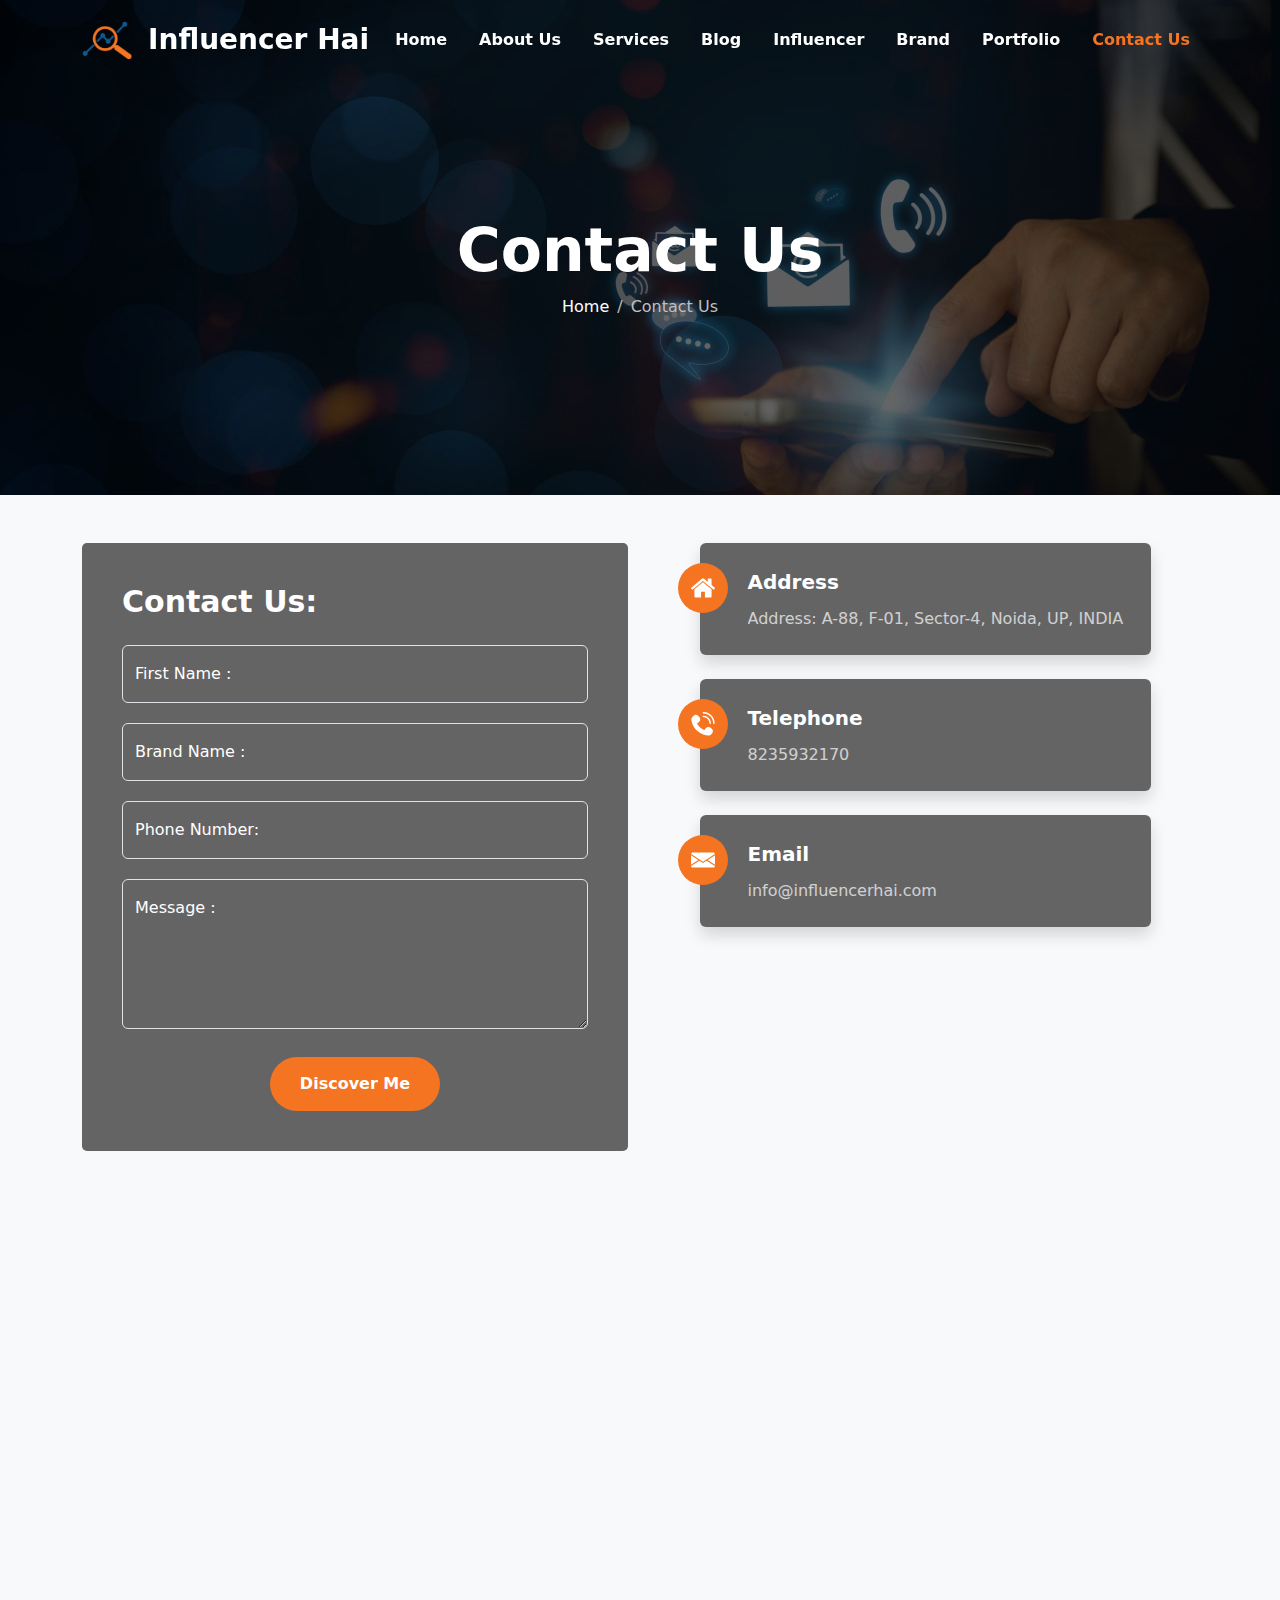
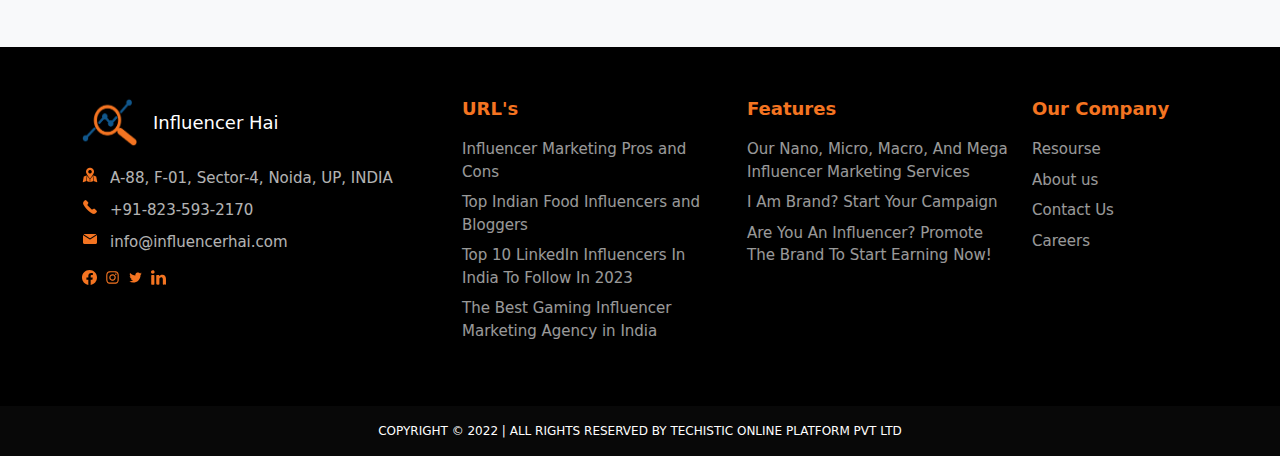
<file: contactus.html>
<!DOCTYPE html>
<html lang="en">
<head>
    <meta charset="UTF-8">
    <meta name="viewport" content="width=device-width, initial-scale=1.0">
    <link rel="shortcut icon" href="assets/img/logo.png">
    <meta property="og:description" content="We&#039;re the best influencer marketing agency in India and the most trusted influencer marketing platform. We connect brands with influencers for better sales." />
    <title>Influencer Hai</title>
    <script src="assets/libs/jquery/jquery.js"></script>
    <link href="./assets/css/bootstrap.min.css" rel="stylesheet">
    <link href="./assets/libs/swiper/swiper-bundle.min.css" rel="stylesheet">
    <link href="./assets/css/style.min.css" rel="stylesheet">
</head>
<body>

    <!-- navbar start  -->
    <nav class="navbar navLight navbar-expand-lg fixed-top container-fluid blognav" aria-label="Offcanvas navbar large">
        <div class="container">
        <a class="navbar-brand logonav d-flex align-items-center" href="index.html"><img src="assets/img/logo.png" alt="logo" class="img-fluid w-100 h-100"> <span class="logoName d-inline-flex ms-3">Influencer Hai</span></a>
        <button class="navbar-toggler border-0 shadow-none" type="button" data-bs-toggle="offcanvas" data-bs-target="#offcanvasNavbar2" aria-controls="offcanvasNavbar2" aria-label="Toggle navigation">
            <span class="navbar-toggler-icon menuBtn  "> <img src="assets/img/Menu.png" alt="menu" class="img-fluid w-100 h-100"></span>
        </button>
        <div class="offcanvas offcanvas-end" tabindex="-1" id="offcanvasNavbar2" aria-labelledby="offcanvasNavbar2Label">
            <div class="offcanvas-header">
                <div class="offcanvas-title" id="offcanvasNavbar2Label">
            <a class="navbar-brand logonav d-flex align-items-center" href="#"><img src="assets/img/logo.png" alt="logo" class="img-fluid w-100 h-100"> <span class="logoName logoNameInner d-inline-flex ms-3">Influencer Hai</span></a>
            </div>
            <button type="button" class="menuBtn border-0 d-inline-flex shdow-none bg-dark" data-bs-dismiss="offcanvas" aria-label="Close"> <img src="assets/img/Close.png" alt="menu" class="img-fluid w-100 h-100"></button>
            </div>
            <div class="offcanvas-body">
            <ul class="navbar-nav navbarNav justify-content-end flex-grow-1 gap-md-3 gap-2">
                <li class="nav-item navItem">
                    <a class="nav-link navLInk" aria-current="page" href="index.html">Home</a>
                    </li>
                <li class="nav-item navItem">
                <a class="nav-link navLInk" href="about.html">About Us</a>
                </li>
                <li class="nav-item navItem">
                <a class="nav-link navLInk" href="servicePage.html">Services</a>
                </li>
                <li class="nav-item navItem">
                    <a class="nav-link navLInk" href="blogpage.html">Blog</a>
                </li>
                <li class="nav-item navItem">
                    <a class="nav-link navLInk" href="influencer.html">Influencer</a>
                </li>
                <li class="nav-item navItem">
                    <a class="nav-link navLInk" href="brand.html">Brand</a>
                </li>
                <li class="nav-item navItem">
                    <a class="nav-link navLInk" href="portfolio.html">Portfolio</a>
                </li>
                <li class="nav-item navItem">
                    <a class="nav-link navLInk active" href="contactus.html">Contact Us</a>
                </li>
                <!-- <li class="nav-item navItem">
                    <a class="nav-link navLInk" href="#">Search</a>
                </li> -->
            </ul>
            </div>
        </div>
        </div>
    </nav>
    <!-- navbar end  -->

    <!-- page heading section start -->
    <div class="container-fluid headingSection contactheading position-relative">
        <div class="h-100 d-flex align-items-center position-relative z-1">
            <div class="container">
                <div class="row">
                    <div class="col-12 pageheading text-center">Contact Us</div>
                    <div class="col-12">
                        <nav aria-label="breadcrumb" class="headingBreadcrumb">
                            <ol class="breadcrumb justify-content-center">
                                <li class="breadcrumb-item headingTitle"><a href="index.html" class="text-decoration-none">Home</a></li>
                                <li class="breadcrumb-item headingTitle active" aria-current="page">Contact Us</li>
                            </ol>
                        </nav>
                    </div>
                </div>
            </div>
        </div>
    </div>
    <!-- page heading section end -->

    <!-- contact form start  -->
    <div class="container-fluid aboutUs contactpage py-md-5 py-4 bg-light">
        <div class="container h-100">
        <div class="row gap-5 h-100">
            <div class="col-12">
                <div class="row h-100 gap-lg-0 gap-sm-4 gap-5">
                    <div class="col-lg-6">
                        <div class="cardAbout  h-100">
                            <div class="cardHeading pb-4">Contact Us:</span> </div>
                            <div class="formSection formStart">
                            <form action="">
                                <div class="formStart">
                                <div class="row justify-content-center gap-1">
                                    <div class="col-12">
                                        <div class="form-floating mb-3 formFloat">
                                            <input type="text" class="form-control bg-transparent formFloatinput text-white shadow-none" id="floatingInput" placeholder="name@example.com">
                                            <label for="floatingInput" class="text-white formFloatinputlabel">First Name :</label>
                                        </div>
                                    </div>
                                    <div class="col-12">
                                        <div class="form-floating mb-3 formFloat">
                                            <input type="text" class="form-control bg-transparent formFloatinput text-white shadow-none" id="floatingPassword" placeholder="Password">
                                            <label for="floatingPassword" class="text-white formFloatinputlabel">Brand Name :</label>
                                        </div>
                                    </div>
                                    <div class="col-12">
                                        <div class="form-floating mb-3 formFloat">
                                            <input type="tel" class="form-control bg-transparent formFloatinput text-white shadow-none" id="floatingPassword" placeholder="Password">
                                            <label for="floatingPassword" class="text-white formFloatinputlabel">Phone Number:</label>
                                        </div>
                                    </div>
                                    <!-- <div class="col-12">
                                        <div class="form-floating mb-3 formFloat">
                                            <input type="email" class="form-control bg-transparent formFloatinput text-white shadow-none" id="floatingPassword" placeholder="Password">
                                            <label for="floatingPassword" class="text-white formFloatinputlabel">Email :</label>
                                        </div>
                                    </div> -->
                                    <div class="col-12">
                                        <div class="form-floating formFloat">
                                            <textarea class="form-control bg-transparent formFloatinput formFloatinputtextarea text-white shadow-none" placeholder="Leave a comment here" id="floatingTextarea"></textarea>
                                            <label for="floatingTextarea" class="text-white formFloatinputlabel">Message :</label>
                                        </div>
                                    </div>
                                    <div class="col-12">
                                        <button class="influencerBtn mt-4 mx-auto">Discover Me</button>
                                    </div>
                                </div>
                            </div>
                            </form>
                            </div>
                        </div>
                    </div>
                    <div class="col-lg-6">
                        <div class="row h-100">
                            <div class="col-lg-10 mx-auto h-100">
                                <div class="row gap-sm-4 gap-5">
                                    <div class="col-12  ">
                                        <div class="devolopements-benefits-box h-100 text-md-start text-center position-relative shadow rounded p-4 ps-sm-5">
                                            <span class="devolopements-benefits-box-count  d-flex align-items-center justify-content-center">
                                                <img src="assets/img/blog/home.svg" alt="home" class="h-100 w-100 img-fluid">
                                            </span>
                                            <div class="text-start fw-semibold headingCardInner text-sm-start text-center mt-sm-0 mt-3 ">Address</div>
                                            <a href="javascript:;" class="text-start fw-normal peraCard text-decoration-none text-sm-start text-center">Address: A-88, F-01, Sector-4, Noida, UP, INDIA
                                            </a>
                                        </div>
                                    </div>    
                                    <div class="col-12  ">
                                    <div class="devolopements-benefits-box h-100 text-md-start text-center position-relative shadow rounded p-4 ps-sm-5">
                                        <span class="devolopements-benefits-box-count  d-flex align-items-center justify-content-center">
                                            <img src="assets/img/blog/call.svg" alt="call" class="h-100 w-100 img-fluid">
                                        </span>
                                        <div class="text-start fw-semibold headingCardInner text-sm-start text-center mt-sm-0 mt-3 ">Telephone</div>
                                        <a href="javascript:;" class="text-start fw-normal peraCard text-decoration-none text-sm-start text-center">8235932170</a>
                                    </div>
                                    </div>
                                    <div class="col-12  ">
                                    <div class="devolopements-benefits-box h-100 text-md-start text-center position-relative shadow rounded p-4 ps-sm-5">
                                        <span class="devolopements-benefits-box-count  d-flex align-items-center justify-content-center">
                                            <img src="assets/img/blog/email.svg" alt="email" class="h-100 w-100 img-fluid">
                                        </span>
                                        <div class="text-start fw-semibold headingCardInner text-sm-start text-center mt-sm-0 mt-3 "> Email</div>
                                        <a href="javascript:;" class="text-start fw-normal peraCard text-decoration-none text-sm-start text-center">info@influencerhai.com</a>
                                    </div>
                                    </div>
                                </div>
                            </div>
                        </div>
                    </div>
                </div>
            </div>
        </div>
        <div class="row pt-lg-5 pt-4">
            <div class="col-12">
                <div class="iframemain">
                    <iframe src="https://www.google.com/maps/embed?pb=!1m18!1m12!1m3!1d227748.4360192687!2d75.6257413976361!3d26.88542139302607!2m3!1f0!2f0!3f0!3m2!1i1024!2i768!4f13.1!3m3!1m2!1s0x396c4adf4c57e281%3A0xce1c63a0cf22e09!2sJaipur%2C%20Rajasthan!5e0!3m2!1sen!2sin!4v1695994175743!5m2!1sen!2sin" allowfullscreen="" class="h-100 w-100 " loading="lazy" referrerpolicy="no-referrer-when-downgrade"></iframe>
                </div>
            </div>
        </div>
        </div>
    </div>
    <!-- contact form end  -->

    <!-- footer section  start  -->
    <div class="footer container-fluid py-4 py-md-5">
        <div class="container">
        <div class="row">
            <!-- <div class="col-12 mb-3">
            <a class="navbar-brand logonav d-flex align-items-center" href="#"><img src="assets/img/logo.png" alt="logo" class="img-fluid w-100 h-100"> <span class="logoName d-inline-flex ms-3">Influencer Hai</span></a>
            </div> -->
            <div class="col-lg-4 col-md-6">
                <div class="row">
                    <div class="col-12">
                        <div class="row gap-3">
                            <div class="col-12 ">
                            <a class="navbar-brand logonav d-flex align-items-center" href="#"><img src="assets/img/logo.png" alt="logo" class="img-fluid w-100 h-100"> <span class="logoName d-inline-flex ms-3">Influencer Hai</span></a>
                            </div>
                            <!-- <div class="col-12">
                                <div class="addresspera"> Qoruz is an influencer marketing and intelligence platform, that enables superior influencer discovery, quick and easy influencer outreach.</div>
                            </div> -->
                                <div class="col-12 ">
                                <div class="row">
                                    <div class="col-12">
                                    <a href="javascript:;" class="row text-decoration-none d-flex align-items-center ">
                                        <div class="col-auto">
                                        <div class="footerIcon d-inline-flex"><img src="assets/img/footer/Map.png" alt="map" class="img-fluid w-100 h-100"></div>
                                        </div>
                                        <div class="col ps-0">
                                        <div class="addresspera">  A-88, F-01, Sector-4, Noida, UP, INDIA </div>
                                        </div>
                                    </a>
                                    </div>
                                    <div class="col-12">
                                    <a href="javascript:;" class="row text-decoration-none d-flex align-items-center mt-2">
                                        <div class="col-auto">
                                        <div class="footerIcon d-inline-flex"><img src="assets/img/footer/Phone.png" alt="Phone" class="img-fluid w-100 h-100"></div>
                                        </div>
                                        <div class="col ps-0">
                                        <div class="addresspera"> +91-823-593-2170 </div>
                                        </div>
                                    </a>
                                    </div>
                                    <div class="col-12">
                                    <a href="javascript:;" class="row text-decoration-none d-flex align-items-center mt-2">
                                        <div class="col-auto">
                                        <div class="footerIcon d-inline-flex"><img src="assets/img/footer/mail.png" alt="Phone" class="img-fluid w-100 h-100"></div>
                                        </div>
                                        <div class="col ps-0">
                                        <div class="addresspera"> info@influencerhai.com</div>
                                        </div>
                                    </a>
                                    </div>
                                </div>
                
                                </div>
                                
                                <div class="col-12">
                                    <ul class="list-unstyled footerMenu d-flex gap-2 ">
                                    <li><a href="javascript:;" class=" socilaIcon d-flex align-items-center text-decoration-none"><img src="assets/img/footer/Facebook.svg" alt="facebook" class="img-fluid w-100 h-100"></a></li>
                                    <li><a href="javascript:;" class=" socilaIcon d-flex align-items-center text-decoration-none"><img src="assets/img/footer/instagram.svg" alt="instagram" class="img-fluid w-100 h-100"></a></li>
                                    <li><a href="javascript:;" class=" socilaIcon d-flex align-items-center text-decoration-none"><img src="assets/img/footer/twitter.svg" alt="twitter" class="img-fluid w-100 h-100"></a></li>
                                    <li><a href="javascript:;" class=" socilaIcon d-flex align-items-center text-decoration-none"><img src="assets/img/footer/Linkdin.svg" alt="Linkdin" class="img-fluid w-100 h-100"></a></li>
                                    </ul>
                                </div>
                        </div>
                    </div>
                </div>
            </div>
            <div class="col-lg-3 col-md-6">
            <div class="row">
            
                <div class="col-12">
                <div class="row gap-3">
                    <div class="col-12">
                    <div class="headingFotter"> URL's</div>
                    </div>
                    <div class="col-12">
                    <ul class="list-unstyled footerMenu d-flex gap-2 flex-column">
                        <li><a href="javascript:;" class=" footerLink d-flex align-items-center text-decoration-none">Influencer Marketing Pros and Cons</a></li>
                        <li><a href="javascript:;" class=" footerLink d-flex align-items-center text-decoration-none">Top Indian Food Influencers and Bloggers </a></li>
                        <li><a href="javascript:;" class=" footerLink d-flex align-items-center text-decoration-none">Top 10 LinkedIn Influencers In India To Follow In 2023</a></li>
                        <li><a href="javascript:;" class=" footerLink d-flex align-items-center text-decoration-none">The Best Gaming Influencer Marketing Agency in India</a></li>
                    </ul>
                    </div>
                </div>
                </div>
            </div>
            </div>
            <div class="col-lg-3 col-md-6">
            <div class="row gap-3">
                <div class="col-12">
                <div class="headingFotter"> Features</div>
                </div>
                <div class="col-12">
                <ul class="list-unstyled footerMenu d-flex gap-2 flex-column">
                    <li><a href="javascript:;" class=" footerLink d-flex align-items-center text-decoration-none">Our Nano, Micro, Macro, And Mega Influencer Marketing Services</a></li>
                    <li><a href="javascript:;" class=" footerLink d-flex align-items-center text-decoration-none">I Am Brand? Start Your Campaign</a></li>
                    <li><a href="javascript:;" class=" footerLink d-flex align-items-center text-decoration-none">Are You An Influencer? Promote The Brand To Start Earning Now!</a></li>
                    <!-- <li><a href="javascript:;" class=" footerLink d-flex align-items-center text-decoration-none">Careers</a></li> -->
                </ul>
                </div>
            </div>
            </div>
            <div class="col-lg-2 col-md-6">
                <div class="row gap-3">
                <div class="col-12">
                    <div class="headingFotter"> Our Company</div>
                </div>
                <div class="col-12">
                    <ul class="list-unstyled footerMenu d-flex gap-2 flex-column">
                    <li><a href="javascript:;" class=" footerLink d-flex align-items-center text-decoration-none">Resourse</a></li>
                    <li><a href="javascript:;" class=" footerLink d-flex align-items-center text-decoration-none">About us</a></li>
                    <li><a href="javascript:;" class=" footerLink d-flex align-items-center text-decoration-none">Contact Us</a></li>
                    <li><a href="javascript:;" class=" footerLink d-flex align-items-center text-decoration-none">Careers</a></li>
                    </ul>
                </div>
                </div>
            </div>
            <!-- <div class="col-xxl-2 col-md-6 order-lg-4 order-md-2 order-4">
            <div class="row gap-3">
                <div class="col-12">
                <div class="headingFotter"> Contact us</div>
                </div>
                <div class="col-12 ">
                <div class="row">
                    <div class="col-12">
                    <a href="javascript:;" class="row text-decoration-none d-flex align-items-center ">
                        <div class="col-auto">
                        <div class="footerIcon d-inline-flex"><img src="assets/img/footer/Map.png" alt="map" class="img-fluid w-100 h-100"></div>
                        </div>
                        <div class="col ps-0">
                        <div class="addresspera">  A-88, F-01, Sector-4, Noida, UP, INDIA </div>
                        </div>
                    </a>
                    </div>
                    <div class="col-12">
                    <a href="javascript:;" class="row text-decoration-none d-flex align-items-center mt-3">
                        <div class="col-auto">
                        <div class="footerIcon d-inline-flex"><img src="assets/img/footer/Phone.png" alt="Phone" class="img-fluid w-100 h-100"></div>
                        </div>
                        <div class="col ps-0">
                        <div class="addresspera"> +91-823-593-2170 </div>
                        </div>
                    </a>
                    </div>
                    <div class="col-12">
                    <a href="javascript:;" class="row text-decoration-none d-flex align-items-center mt-3">
                        <div class="col-auto">
                        <div class="footerIcon d-inline-flex"><img src="assets/img/footer/mail.png" alt="Phone" class="img-fluid w-100 h-100"></div>
                        </div>
                        <div class="col ps-0">
                        <div class="addresspera"> info@influencerhai.com</div>
                        </div>
                    </a>
                    </div>
                </div>

                </div>
            </div>
            </div> -->
        </div>
        </div>
    </div>
    <div class="container-fluid copyRight">
        <div class="container">
        <div class="row">
            <div class="col-12">
            <div class="copyRightHeading text-center py-3">COPYRIGHT © 2022 | ALL RIGHTS RESERVED BY TECHISTIC ONLINE PLATFORM PVT LTD</div>
            </div>
        </div>
        </div>
    </div>

    
    <script src="./assets/libs/bootstrap/dist/js/bootstrap.bundle.min.js"></script>
    <script src="./assets/libs/swiper/swiper-bundle.min.js"></script>

    <script>
        var swiper = new Swiper(".blogslider", {
            slidesPerView: 1,
            spaceBetween: 10,
            navigation: {
                nextEl: '.nextarrow',
                prevEl: '.prevarrow',
            },
            pagination: {
                el: ".blogdots",
                clickable: true
            },
            breakpoints: {
                0: {
                    slidesPerView: 1,
                    spaceBetween: 20,
                },
                500: {
                    slidesPerView: 2,
                    spaceBetween: 15,
                },
                768: {
                    slidesPerView: 2,
                    spaceBetween: 15,
                },
                991: {
                    slidesPerView: 3,
                    spaceBetween: 15,
                },
                1024: {
                    slidesPerView: 4,
                    spaceBetween: 15,
                },
            },
        });
    </script>

    <!-- team slider start -->
    <script>
        var swiper = new Swiper(".teamslider", {
            slidesPerView: 1,
            spaceBetween: 10,
            // navigation: {
            //     nextEl: '.nextarrow',
            //     prevEl: '.prevarrow',
            // },
            pagination: {
                el: ".teamdots",
                clickable: true
            },
            breakpoints: {
                0: {
                    slidesPerView: 1,
                    spaceBetween: 20,
                },
                500: {
                    slidesPerView: 1,
                    spaceBetween: 15,
                },
                768: {
                    slidesPerView: 2,
                    spaceBetween: 15,
                },
                991: {
                    slidesPerView: 2,
                    spaceBetween: 15,
                },
                1200: {
                    slidesPerView: 2,
                    spaceBetween: 15,
                },
                1201: {
                    slidesPerView: 3,
                    spaceBetween: 15,
                },
            },
        });
    </script>
    <!-- team slider end -->

    <!-- client slider start  -->
    <script>
        var swiper = new Swiper(".clientslider", {
            slidesPerView: 1,
            spaceBetween: 10,
            // navigation: {
            //     nextEl: '.nextarrow',
            //     prevEl: '.prevarrow',
            // },
            // pagination: {
            //     el: ".swiper-pagination",
            //     clickable: true
            // },
            breakpoints: {
                0: {
                    slidesPerView: 1,
                    spaceBetween: 20,
                },
                500: {
                    slidesPerView: 2,
                    spaceBetween: 15,
                },
                768: {
                    slidesPerView: 2,
                    spaceBetween: 15,
                },
                991: {
                    slidesPerView: 3,
                    spaceBetween: 15,
                },
                1024: {
                    slidesPerView: 5,
                    spaceBetween: 20,
                },
            },
        });
    </script>
    <!-- client slider end -->

    <script>
        $(window).scroll(function () {
            var scroll = $(window).scrollTop();
            if (scroll <= 120) {
                $("nav.navbar").removeClass("nav-active");
            } else {
                $("nav.navbar").addClass("nav-active");
            }
        });
    </script>

    <script>
        let willChangeImgs = document.querySelectorAll('.willChangeImg')
        willChangeImgs.forEach(img=> {
            setInterval(()=>{
                if(img.classList.contains('active')) {
                    img.classList.remove('active')
                }else {
                    img.classList.add('active')
                }
            }, 4000)
        })
    </script>

</body>
</html>
</file>
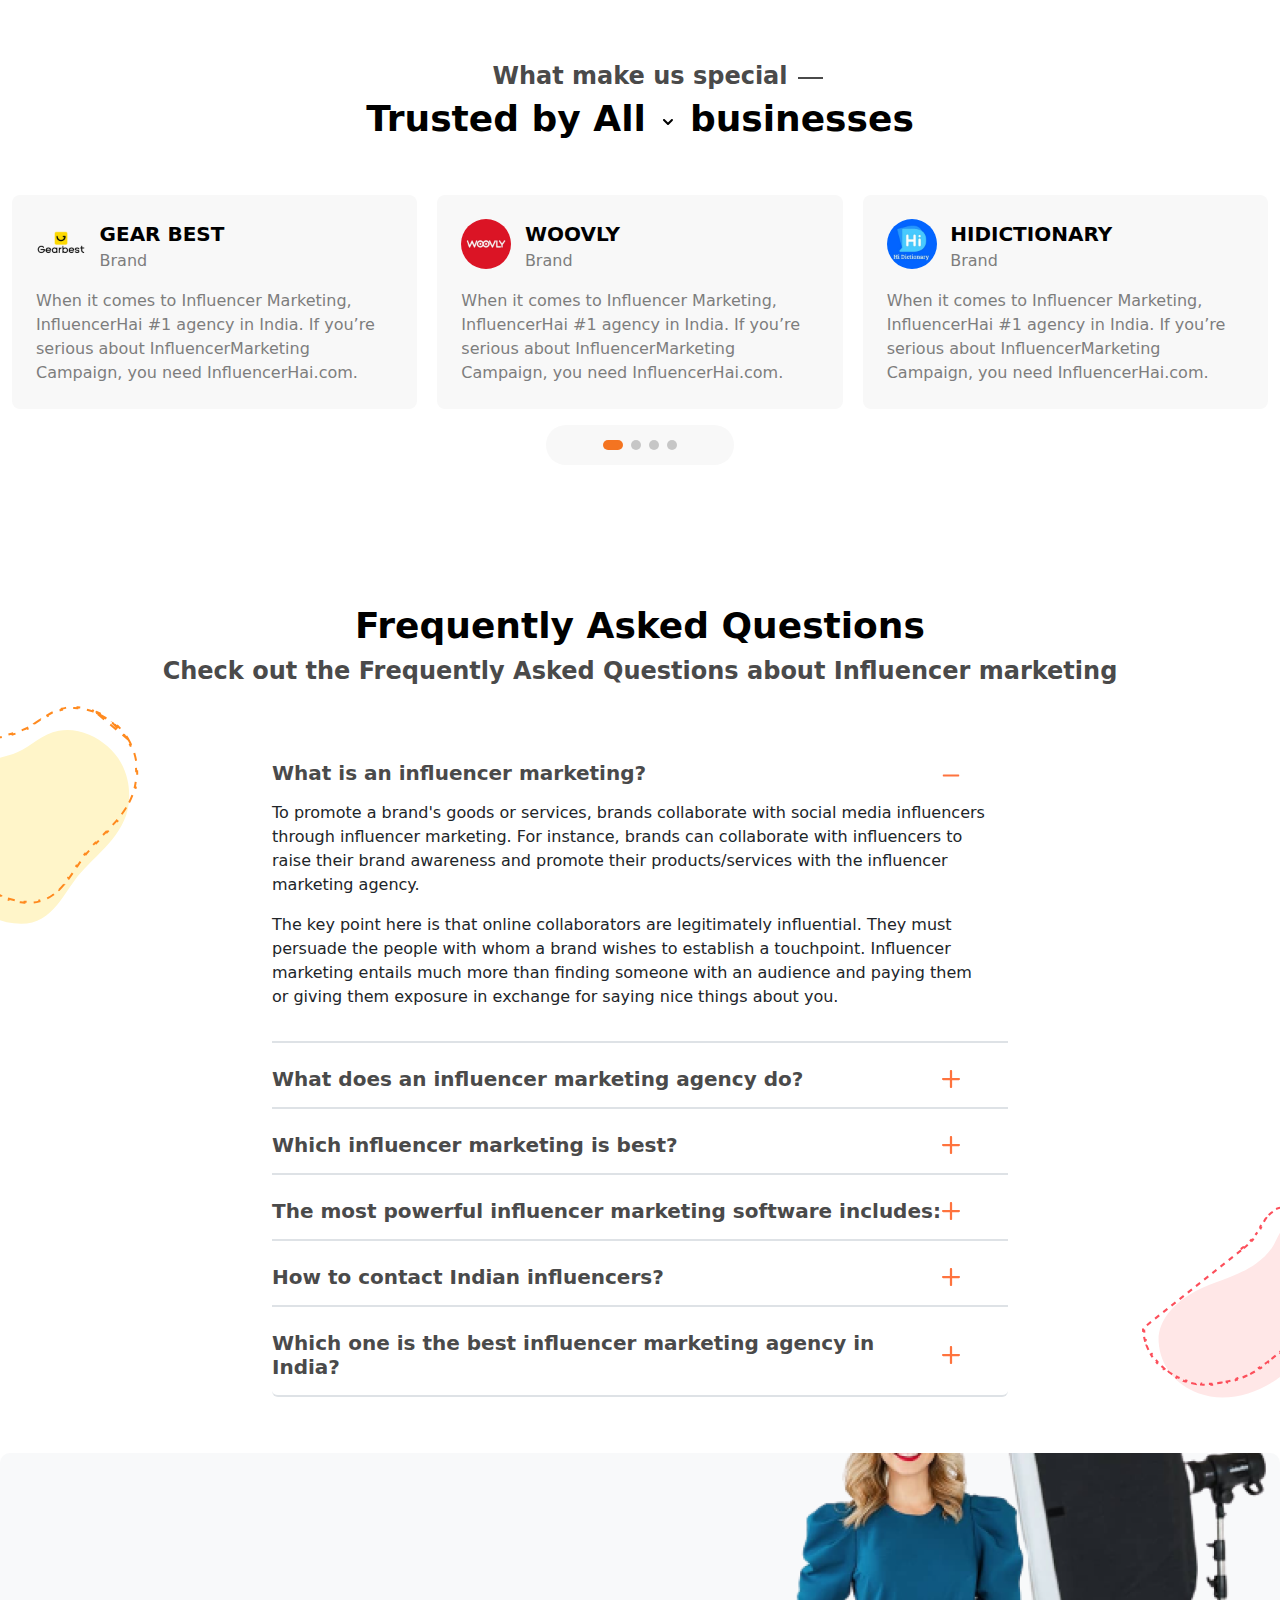
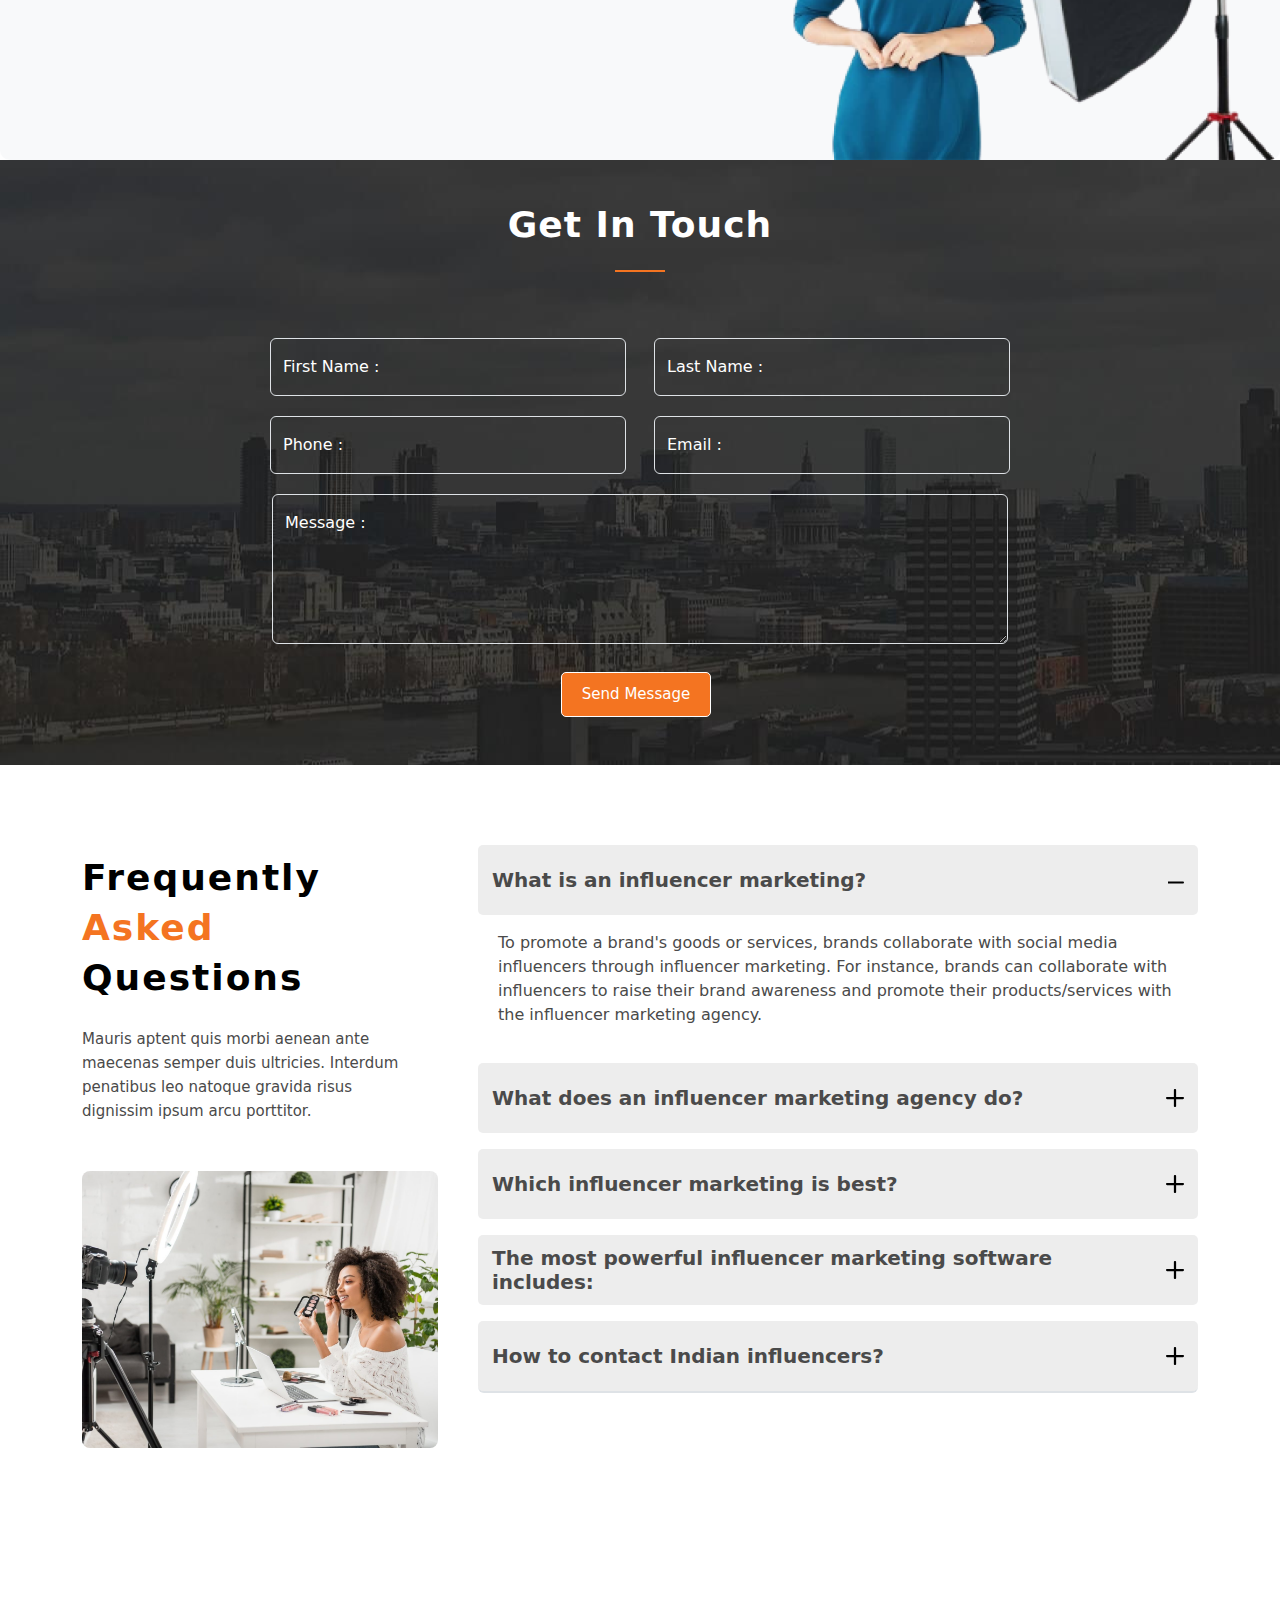
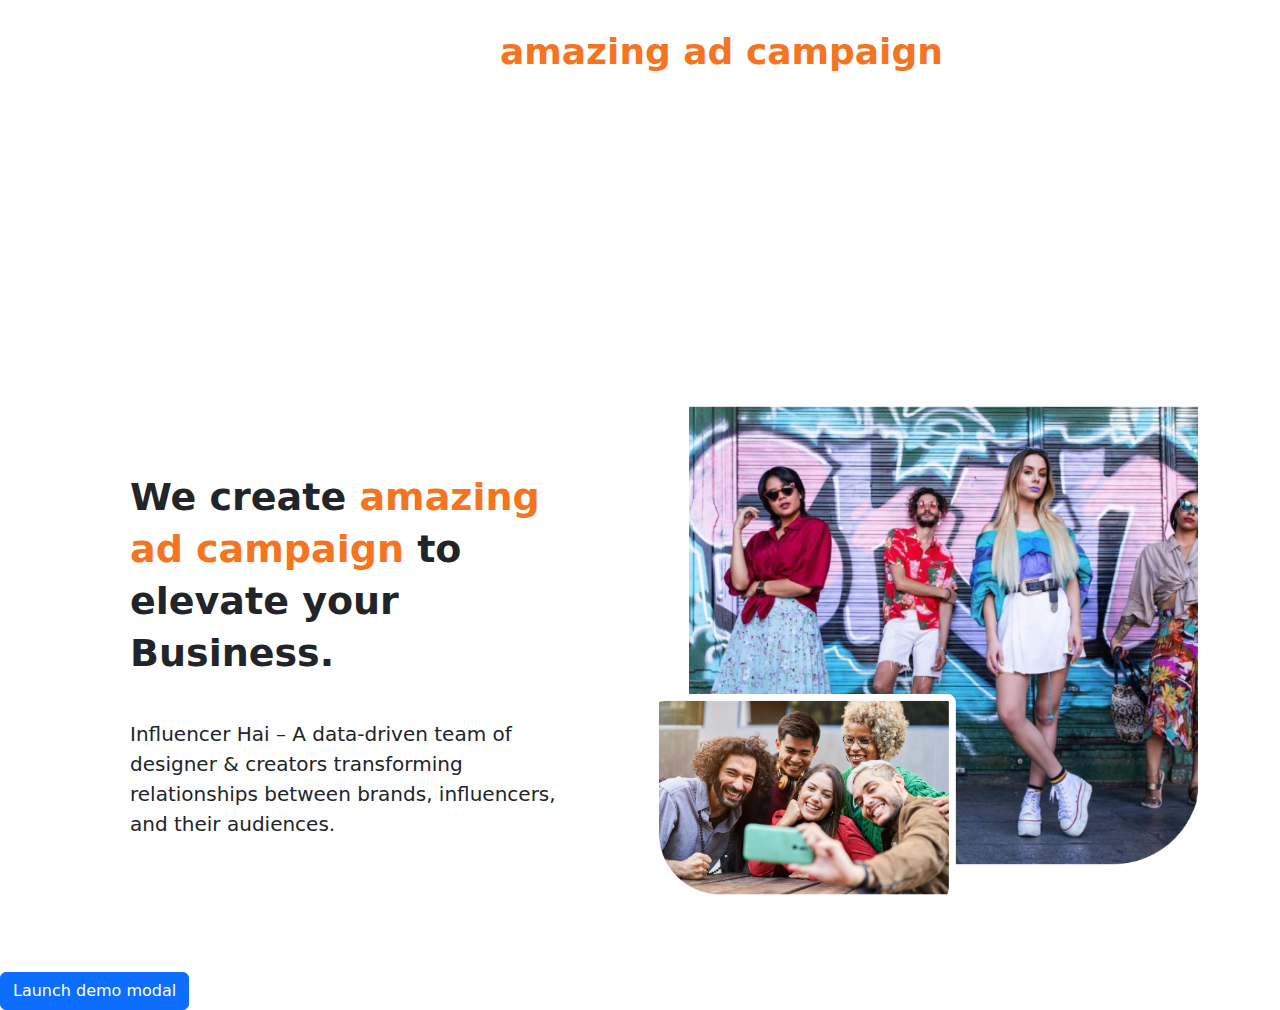
<file: index3.html>
<!DOCTYPE html>
<html lang="en">
<head>
    <meta charset="UTF-8">
    <meta name="viewport" content="width=device-width, initial-scale=1.0">
    <title>Document</title>
    <link href="./assets/css/bootstrap.min.css" rel="stylesheet">
    <!-- <link href="./assets/css/swiper.min.css" rel="stylesheet"> -->
    <link href="./assets/libs/swiper/swiper-bundle.min.css" rel="stylesheet">


    <link href="./assets/css/style.min.css" rel="stylesheet">
</head>
<body>
    

    <!-- testimonial Section Start -->
        <div class="container-fluid testimonialSection py-5">
            <div class="container">
                <div class="px-md-5">
                    <div class="row">
                        <div class="col-12">
                            <div class="subHeading ">
                                What make us <span class="special">special</span> 
                            </div>
                            <div class="d-flex justify-content-between align-items-center">
                                <div class="heading textstart py-2 w-100">
                                    Trusted by <span class="alltxt positionrelative text-black">All</span> 
                                    <span>
                                        <span class="dropdown testiDropdown">
                                            <a class="btn px-1 border-0 testiDropdownanc" href="#" role="button" data-bs-toggle="dropdown" aria-expanded="false">
                                                <span class="dropIcon">
                                                    <img src="./assets/img/dropDownToggle.svg" alt="DropIcon" class=" h-100 w-100 img-fluid">
                                                </span>
                                            </a>
                                            <ul class="dropdown-menu testiDropdownMenu overflow-x-hidden overflow-y-auto px-2">
                                                <li><a class="dropdown-item testiDropdownMenuitem pe-5 my-2 active" href="#">All</a></li>
                                                <li><a class="dropdown-item testiDropdownMenuitem pe-5 my-2" href="#">Technology</a></li>
                                                <li><a class="dropdown-item testiDropdownMenuitem pe-5 my-2" href="#">Gaming</a></li>
                                                <li><a class="dropdown-item testiDropdownMenuitem pe-5 my-2" href="#">Beauty</a></li>
                                                <li><a class="dropdown-item testiDropdownMenuitem pe-5 my-2" href="#">Agency</a></li>
                                                <li><a class="dropdown-item testiDropdownMenuitem pe-5 my-2" href="#">Lifestyle</a></li>
                                            </ul>
                                        </span>
                                    </span>
                                    businesses
                                </div>
                            </div>
                        </div>
                    </div>
                </div>
            </div>
            <div class="row">
                <div class="col-12">
                    <div class="swiperSlides py-5">
                        <div class="swiper mySwiper testiSwiper">
                            <div class="swiper-wrapper">
                                <div class="swiper-slide rounded-3 text-start">
                                    <div class="card border-0 mainCards bg-transparent">
                                        <div class="card-body border-0 px-4 py-4 bg-transparent">
                                            <div class="row">
                                                <div class="col-auto col-sm-2">
                                                    <div class="cardImg overflow-hidden">
                                                        <img src="./assets/img/gearBest.png" alt="MeghaImg" class="h-100 w-100 img-fluid">
                                                    </div>
                                                </div>
                                                <div class="col-9 px-0">
                                                    <div class="cardSignature pt3 order-1">
                                                        <div class="row">
                                                            <div class="col-auto">
                                                            </div>
                                                            <div class="col px-0">
                                                                <div class="nameLinked d-flex align-items-center">
                                                                    <div class="name text-black">
                                                                        Gear Best
                                                                    </div>
                                                                </div>
                                                                <div class="position text-theme2">
                                                                    Brand
                                                                </div>
                                                            </div>
                                                        </div>
                                                    </div>
                                                </div>
                                                <div class="col-12">
                                                    <div class="description text-start pt-3 order-2">
                                                        When it comes to Influencer Marketing, InfluencerHai #1 agency in India. If you’re serious about InfluencerMarketing Campaign, you need InfluencerHai.com.
                                                    </div>
                                                    
                                                </div>
                                            </div>
                                        </div>
                                    </div>
                                </div>
                                <div class="swiper-slide rounded-3 text-start">
                                    <div class="card border-0 mainCards bg-transparent">
                                        <div class="card-body border-0 px-4 py-4 bg-transparent">
                                            <div class="row">
                                                <div class="col-auto col-sm-2">
                                                    <div class="cardImg overflow-hidden">
                                                        <img src="./assets/img/woovly.webp" alt="MeghaImg" class="h-100 w-100 img-fluid">
                                                    </div>
                                                </div>
                                                <div class="col-9 px-0">
                                                    <div class="cardSignature pt3 order-1">
                                                        <div class="row">
                                                            <div class="col-auto">
                                                            </div>
                                                            <div class="col px-0">
                                                                <div class="nameLinked d-flex align-items-center">
                                                                    <div class="name text-black">
                                                                        Woovly
                                                                    </div>
                                                                </div>
                                                                <div class="position text-theme2">
                                                                    Brand
                                                                </div>
                                                            </div>
                                                        </div>
                                                    </div>
                                                </div>
                                                <div class="col-12">
                                                    <div class="description text-start pt-3 order-2">
                                                        When it comes to Influencer Marketing, InfluencerHai #1 agency in India. If you’re serious about InfluencerMarketing Campaign, you need InfluencerHai.com.
                                                    </div>
                                                    
                                                </div>
                                            </div>
                                        </div>
                                    </div>
                                </div>
                                <div class="swiper-slide rounded-3 text-start"> 
                                    <div class="card border-0 mainCards bg-transparent">
                                        <div class="card-body border-0 px-4 py-4 bg-transparent">
                                            <div class="row">
                                                <div class="col-auto col-sm-2">
                                                    <div class="cardImg overflow-hidden">
                                                        <img src="./assets/img/Hi-dictionary.webp" alt="MeghaImg" class="h-100 w-100 img-fluid">
                                                    </div>
                                                </div>
                                                <div class="col-9 px-0">
                                                    <div class="cardSignature pt3 order-1">
                                                        <div class="row">
                                                            <div class="col-auto">
                                                            </div>
                                                            <div class="col px-0">
                                                                <div class="nameLinked d-flex align-items-center">
                                                                    <div class="name text-black">
                                                                        HiDictionary
                                                                    </div>
                                                                </div>
                                                                <div class="position text-theme2">
                                                                    Brand
                                                                </div>
                                                            </div>
                                                        </div>
                                                    </div>
                                                </div>
                                                <div class="col-12">
                                                    <div class="description text-start pt-3 order-2">
                                                        When it comes to Influencer Marketing, InfluencerHai #1 agency in India. If you’re serious about InfluencerMarketing Campaign, you need InfluencerHai.com.
                                                    </div>
                                                    
                                                </div>
                                            </div>
                                        </div>
                                    </div>
                                </div>
                                <div class="swiper-slide rounded-3 text-start">
                                    <div class="card border-0 mainCards bg-transparent">
                                        <div class="card-body border-0 px-4 py-4 bg-transparent">
                                            <div class="row">
                                                <div class="col-auto col-sm-2">
                                                    <div class="cardImg overflow-hidden">
                                                        <img src="./assets/img/meesho.webp" alt="MeghaImg" class="h-100 w-100 img-fluid">
                                                    </div>
                                                </div>
                                                <div class="col-9 px-0">
                                                    <div class="cardSignature pt3 order-1">
                                                        <div class="row">
                                                            <div class="col-auto">
                                                            </div>
                                                            <div class="col px-0">
                                                                <div class="nameLinked d-flex align-items-center">
                                                                    <div class="name text-black">
                                                                        Meesho
                                                                    </div>
                                                                </div>
                                                                <div class="position text-theme2">
                                                                    Company
                                                                </div>
                                                            </div>
                                                        </div>
                                                    </div>
                                                </div>
                                                <div class="col-12">
                                                    <div class="description text-start pt-3 order-2">
                                                        When it comes to Influencer Marketing, InfluencerHai #1 agency in India. If you’re serious about InfluencerMarketing Campaign, you need InfluencerHai.com.
                                                    </div>
                                                    
                                                </div>
                                            </div>
                                        </div>
                                    </div>
                                </div>
                                <div class="swiper-slide rounded-3 text-start">
                                    <div class="card border-0 mainCards bg-transparent">
                                        <div class="card-body border-0 px-4 py-4 bg-transparent">
                                            <div class="row">
                                                <div class="col-auto col-sm-2">
                                                    <div class="cardImg overflow-hidden">
                                                        <img src="./assets/img/ekhelo.png" alt="MeghaImg" class="h-100 w-100 img-fluid">
                                                    </div>
                                                </div>
                                                <div class="col-9 px-0">
                                                    <div class="cardSignature pt3 order-1">
                                                        <div class="row">
                                                            <div class="col-auto">
                                                            </div>
                                                            <div class="col px-0">
                                                                <div class="nameLinked d-flex align-items-center">
                                                                    <div class="name text-black">
                                                                        EKhelo
                                                                    </div>
                                                                </div>
                                                                <div class="position text-theme2">
                                                                    Service
                                                                </div>
                                                            </div>
                                                        </div>
                                                    </div>
                                                </div>
                                                <div class="col-12">
                                                    <div class="description text-start pt-3 order-2">
                                                        When it comes to Influencer Marketing, InfluencerHai #1 agency in India. If you’re serious about InfluencerMarketing Campaign, you need InfluencerHai.com.
                                                    </div>
                                                    
                                                </div>
                                            </div>
                                        </div>
                                    </div>
                                </div>
                                <div class="swiper-slide rounded-3 text-start">
                                    <div class="card border-0 mainCards bg-transparent">
                                        <div class="card-body border-0 px-4 py-4 bg-transparent">
                                            <div class="row">
                                                <div class="col-auto col-sm-2">
                                                    <div class="cardImg overflow-hidden">
                                                        <img src="./assets/img/1-MORE.jpg" alt="MeghaImg" class="h-100 w-100 img-fluid">
                                                    </div>
                                                </div>
                                                <div class="col-9 px-0">
                                                    <div class="cardSignature pt3 order-1">
                                                        <div class="row">
                                                            <div class="col-auto">
                                                            </div>
                                                            <div class="col px-0">
                                                                <div class="nameLinked d-flex align-items-center">
                                                                    <div class="name text-black">
                                                                        1More
                                                                    </div>
                                                                </div>
                                                                <div class="position text-theme2">
                                                                    Company
                                                                </div>
                                                            </div>
                                                        </div>
                                                    </div>
                                                </div>
                                                <div class="col-12">
                                                    <div class="description text-start pt-3 order-2">
                                                        When it comes to Influencer Marketing, InfluencerHai #1 agency in India. If you’re serious about InfluencerMarketing Campaign, you need InfluencerHai.com.
                                                    </div>
                                                    
                                                </div>
                                            </div>
                                        </div>
                                    </div>
                                </div>
                            </div>
                            <div class="dotsarrow text-center rounded-pill py-2 mx-auto mt-3"></div>
                        </div>
                    </div>
                </div>
            </div>
        </div>
    <!-- testimonial Section Ends -->

    <!-- FAQ Section Start -->
        <div class="container-fluid py-5 faqSection position-relative">
            <div class="container">
                <div class="row">
                    <div class="col-12">
                        <div class="heading">
                            Frequently Asked Questions
                        </div>
                        <div class="subHeading text-center pb-5">
                            Check out the Frequently Asked Questions about Influencer marketing
                        </div>
                    </div>
                    <div class="faqimg1 px-0 position-absolute start-0 d-none d-lg-block">
                        <img src="./assets/img/faqimg1.svg" alt="FaqSectionImg" class="h-100 w-100 img-fluid">
                    </div>
                    <div class="faqimg2 px-0 position-absolute end-0 bottom-0 d-none d-lg-block">
                        <img src="./assets/img/faqimg2.svg" alt="FaqSectionImg" class="h-100 w-100 img-fluid">
                    </div>
                    <div class="col-12 col-md-10 col-lg-8 mx-auto d-flex flex-column gap-4">
                        <div class="accordion faqAccordian" id="accordionPanelsStayOpenExample">
                            <div class="accordion-item shadow-none my-2 border-0 border-bottom border-2  faqAccordianitem">
                                <h2 class="accordion-header shadow-none faqAccordianheader">
                                    <button class="accordion-button faqAccordianbutton pe-5 ps-0 shadow-none fw-bold" type="button" data-bs-toggle="collapse" data-bs-target="#panelsStayOpen-collapseOne" aria-expanded="true" aria-controls="panelsStayOpen-collapseOne">
                                    What is an influencer marketing?
                                    </button>
                                </h2>
                                <div id="panelsStayOpen-collapseOne" class="accordion-collapse collapse show">
                                    <div class="accordion-body faqAccordianbpdy ps-0">
                                        <p>
                                            To promote a brand's goods or services, brands collaborate with social media influencers through influencer marketing. For instance, brands can collaborate with influencers to raise their brand awareness and promote their products/services with the influencer marketing agency.
                                        </p>
                                        <p>
                                        The key point here is that online collaborators are legitimately influential. They must persuade the people with whom a brand wishes to establish a touchpoint. Influencer marketing entails much more than finding someone with an audience and paying them or giving them exposure in exchange for saying nice things about you.
                                        </p>
                                    </div>
                                </div>
                            </div>
                            <div class="accordion-item shadow-none my-2 border-0 border-bottom border-2 faqAccordianitem">
                            <h2 class="accordion-header shadow-none faqAccordianheader">
                                <button class="accordion-button faqAccordianbutton pe-5 ps-0 shadow-none fw-bold collapsed" type="button" data-bs-toggle="collapse" data-bs-target="#panelsStayOpen-collapseTwo" aria-expanded="false" aria-controls="panelsStayOpen-collapseTwo">
                                    What does an influencer marketing agency do?
                                </button>
                            </h2>
                            <div id="panelsStayOpen-collapseTwo" class="accordion-collapse collapse">
                                <div class="accordion-body faqAccordianbpdy ps-0">
                                    An influencer marketing agency works with renowned influencers to advertise a brand's product or/and services. While working with influencers or hiring them for your brand, influencer marketing agencies are experts in this field. They engage in activities associated with hiring an influencer throughout the entire day.
                                </div>
                            </div>
                            </div>
                            <div class="accordion-item shadow-none my-2 border-0 border-bottom border-2 faqAccordianitem">
                            <h2 class="accordion-header shadow-none faqAccordianheader">
                                <button class="accordion-button faqAccordianbutton pe-5 ps-0 shadow-none fw-bold collapsed" type="button" data-bs-toggle="collapse" data-bs-target="#panelsStayOpen-collapseThree" aria-expanded="false" aria-controls="panelsStayOpen-collapseThree">
                                    Which influencer marketing is best?
                                </button>
                            </h2>
                            <div id="panelsStayOpen-collapseThree" class="accordion-collapse collapse">
                                <div class="accordion-body faqAccordianbpdy ps-0">
                                    <strong>InfluencerHai</strong> is the best influencer marketing agency in India and a platform. InfluencerHai unites brands and social media influencers together.
                                </div>
                            </div>
                            </div>
                            <div class="accordion-item shadow-none my-2 border-0 border-bottom border-2 faqAccordianitem">
                            <h2 class="accordion-header shadow-none faqAccordianheader">
                                <button class="accordion-button faqAccordianbutton pe-5 ps-0 shadow-none fw-bold collapsed" type="button" data-bs-toggle="collapse" data-bs-target="#panelsStayOpen-collapseFour" aria-expanded="false" aria-controls="panelsStayOpen-collapseFour">
                                    The most powerful influencer marketing software includes:
                                </button>
                            </h2>
                            <div id="panelsStayOpen-collapseFour" class="accordion-collapse collapse">
                                <div class="accordion-body faqAccordianbpdy ps-0">
                                    <ul class="listunstyled">
                                        <li><a href="javaScript:;" class="text-decoration-none faqAccordianbpdyAnc ">InfluencerHai</a></li>
                                        <li><a href="javaScript:;" class="text-decoration-none faqAccordianbpdyAnc ">GRIN: The Best Influencer Marketing Software</a></li>
                                        <li><a href="javaScript:;" class="text-decoration-none faqAccordianbpdyAnc "> Creator. co - An ecosystem where Brands and Creators unite</a></li>
                                        <li><a href="javaScript:;" class="text-decoration-none faqAccordianbpdyAnc ">Upfluence | All-in-one Affiliate & Influencer Marketing Platform</a></li>
                                        <li><a href="javaScript:;" class="text-decoration-none faqAccordianbpdyAnc ">LTK | Fashion, Home, Beauty, Fitness, and More</a></li>
                                        <li><a href="javaScript:;" class="text-decoration-none faqAccordianbpdyAnc ">Aspire: Influencer Marketing Software Platform</a></li>
                                        <li><a href="javaScript:;" class="text-decoration-none faqAccordianbpdyAnc ">Influencer marketing agency</a></li>
                                        <li><a href="javaScript:;" class="text-decoration-none faqAccordianbpdyAnc ">Influsoft</a></li>
                                    </ul>
                                </div>
                            </div>
                            </div>
                            <div class="accordion-item d-none d-sm-block shadow-none my-2 border-0 border-bottom border-2 faqAccordianitem">
                            <h2 class="accordion-header shadow-none faqAccordianheader">
                                <button class="accordion-button faqAccordianbutton pe-5 ps-0 shadow-none fw-bold collapsed" type="button" data-bs-toggle="collapse" data-bs-target="#panelsStayOpen-collapseFive" aria-expanded="false" aria-controls="panelsStayOpen-collapseFive">
                                    How to contact Indian influencers?
                                </button>
                            </h2>
                            <div id="panelsStayOpen-collapseFive" class="accordion-collapse collapse">
                                <div class="accordion-body faqAccordianbpdy ps-0">
                                    You may find their contact social media to get in touch or connect with an influencer marketing agency that collaborates with small-scale influencers for paid or bartered campaigns. Micro-influencers are also available on several micro-influencer networks in India.
                                </div>
                            </div>
                            </div>
                            <div class="accordion-item d-none d-sm-block shadow-none my-2 border-0 border-bottom border-2 faqAccordianitem">
                            <h2 class="accordion-header shadow-none faqAccordianheader">
                                <button class="accordion-button faqAccordianbutton pe-5 ps-0 shadow-none fw-bold collapsed" type="button" data-bs-toggle="collapse" data-bs-target="#panelsStayOpen-collapseSix" aria-expanded="false" aria-controls="panelsStayOpen-collapseSix">
                                    Which one is the best influencer marketing agency in India?
                                </button>
                            </h2>
                            <div id="panelsStayOpen-collapseSix" class="accordion-collapse collapse">
                                <div class="accordion-body faqAccordianbpdy ps-0">
                                    You may find their contact social media to get in touch or connect with an influencer marketing agency that collaborates with small-scale influencers for paid or bartered campaigns. Micro-influencers are also available on several micro-influencer networks in India.
                                </div>
                            </div>
                            </div>
                            <!-- <div class="accordion-item shadow-none my-2 border-0 border-bottom border-2 faqAccordianitem">
                            <h2 class="accordion-header shadow-none faqAccordianheader">
                                <button class="accordion-button faqAccordianbutton pe-5 ps-0 shadow-none fw-bold collapsed" type="button" data-bs-toggle="collapse" data-bs-target="#panelsStayOpen-collapseSeven" aria-expanded="false" aria-controls="panelsStayOpen-collapseSeven">
                                    Who is the No. 1 influencer in India?
                                </button>
                            </h2>
                            <div id="panelsStayOpen-collapseSeven" class="accordion-collapse collapse">
                                <div class="accordion-body faqAccordianbpdy ps-0">
                                    One of the most well-known YouTubers, Carryminati is a sensation among young people thanks to his kind of entertainment. In addition, he is one of India's highest-paid social media influencers.
                                </div>
                            </div>
                            </div>
                            <div class="accordion-item shadow-none my-2 border-0 border-bottom border-2 faqAccordianitem">
                            <h2 class="accordion-header shadow-none faqAccordianheader">
                                <button class="accordion-button faqAccordianbutton pe-5 ps-0 shadow-none fw-bold collapsed" type="button" data-bs-toggle="collapse" data-bs-target="#panelsStayOpen-collapseEight" aria-expanded="false" aria-controls="panelsStayOpen-collapseEight">
                                    How much does an influencer agent cost?
                                </button>
                            </h2>
                            <div id="panelsStayOpen-collapseEight" class="accordion-collapse collapse">
                                <div class="accordion-body faqAccordianbpdy ps-0">
                                    <p>
                                        The Influencer Marketing Agency cost is not fixed at all; rather, the price depends on influencers to influencers. However, in some cases, like barter collaboration, the agency may charge from 2000 to 5000 rupees plus GST per Influence.
                                    </p>
                                    <p>
                                        Influencer marketing agency cost often includes developing a marketing plan for influencers and creating a list of possible influencers based on research.
                                    </p>
                                </div>
                            </div>
                            </div>
                            <div class="accordion-item shadow-none my-2 border-0 border-bottom border-2 faqAccordianitem">
                            <h2 class="accordion-header shadow-none faqAccordianheader">
                                <button class="accordion-button faqAccordianbutton pe-5 ps-0 shadow-none fw-bold collapsed" type="button" data-bs-toggle="collapse" data-bs-target="#panelsStayOpen-collapseNine" aria-expanded="false" aria-controls="panelsStayOpen-collapseNine">
                                    How many followers one be an influencer?
                                </button>
                            </h2>
                            <div id="panelsStayOpen-collapseNine" class="accordion-collapse collapse">
                                <div class="accordion-body faqAccordianbpdy ps-0">
                                <p>
                                    Influencers are classified into various categories based on the number of followers they have, for example:
                                </p>
                                <ul>
                                    <li>
                                        Nano-influencers who have less than 1,000 followers.
                                    </li>
                                    <li>
                                        Mirco-influencers who have more than 10k followers.
                                    </li>
                                    <li>
                                        Macro-influencers are those users who have 50k followers
                                    </li>
                                    <li>
                                        Mega -influencers with more than 1 million followers on social media. 
                                    </li>
                                </ul>
                                </div>
                            </div>
                            </div>
                            <div class="accordion-item shadow-none my-2 border-0 border-bottom border-2 faqAccordianitem">
                            <h2 class="accordion-header shadow-none faqAccordianheader">
                                <button class="accordion-button faqAccordianbutton pe-5 ps-0 shadow-none fw-bold collapsed" type="button" data-bs-toggle="collapse" data-bs-target="#panelsStayOpen-collapseTen" aria-expanded="false" aria-controls="panelsStayOpen-collapseTen">
                                    How much do influencers with 100k followers charge?
                                </button>
                            </h2>
                            <div id="panelsStayOpen-collapseTen" class="accordion-collapse collapse">
                                <div class="accordion-body faqAccordianbpdy ps-0">
                                <p>
                                    Please remember the cost of Influencers is flexible. It depends on influencers and the content quality of the Influencers as well as their followers.
                                </p>
                                <p>
                                    For instance, influencers with up to 10k followers might set their prices at 1 to 5 thousand for each post, a seasoned influencer with 30–80k followers might charge 10k to 30k per post, and an influencer with over 100k followers could charge even 1 lakh rupees.
                                </p>
                            </div>
                            </div>
                            </div>
                            <div class="accordion-item shadow-none my-2 border-0 border-bottom border-2 faqAccordianitem">
                            <h2 class="accordion-header shadow-none faqAccordianheader">
                                <button class="accordion-button faqAccordianbutton pe-5 ps-0 shadow-none fw-bold collapsed" type="button" data-bs-toggle="collapse" data-bs-target="#panelsStayOpen-collapseEleven" aria-expanded="false" aria-controls="panelsStayOpen-collapseEleven">
                                    How do small influencers get paid?
                                </button>
                            </h2>
                            <div id="panelsStayOpen-collapseEleven" class="accordion-collapse collapse">
                                <div class="accordion-body faqAccordianbpdy ps-0">
                                <p>
                                    Influencers on social media can earn money through sponsored posts, affiliate marketing, business collaborations, merchandise, and donations directly (tipping, subscriptions, etc.).    
                                </p>
                                <p>
                                    However, Social media is gigantic, and thousands of opportunities come daily. The only thing an influencer is supposed to do is to be creative and always stay updated with current trends to acquire more opportunities.
                                </p>
                            </div>
                            </div>
                            </div>
                            <div class="accordion-item shadow-none my-2 border-0 border-bottom border-2 faqAccordianitem">
                            <h2 class="accordion-header shadow-none faqAccordianheader">
                                <button class="accordion-button faqAccordianbutton pe-5 ps-0 shadow-none fw-bold collapsed" type="button" data-bs-toggle="collapse" data-bs-target="#panelsStayOpen-collapseTwelve" aria-expanded="false" aria-controls="panelsStayOpen-collapseTwelve">
                                    Who is the biggest influencer?
                                </button>
                            </h2>
                            <div id="panelsStayOpen-collapseTwelve" class="accordion-collapse collapse">
                                <div class="accordion-body faqAccordianbpdy ps-0">
                                <p>
                                    The top 10 Social Media influencers In India in 2023 are:    
                                </p>
                                <ul>
                                    <li>Bhuvan</li>
                                    <li>Kush Kapila</li>
                                    <li>Diipa Büller-Khosla</li>
                                    <li>Nikhil Sharma</li>
                                    <li>Komal Pandey</li>
                                    <li>Farah Dhokai</li>
                                    <li>Dolly Singh</li>
                                    <li>Mithila Palkar</li>
                                    <li>Masoom Minawala</li>
                                    <li>Tamana Roshan</li>
                                </ul>
                            </div>
                            </div>
                            </div>
                            <div class="accordion-item shadow-none my-2 border-0 border-bottom border-2 faqAccordianitem">
                            <h2 class="accordion-header shadow-none faqAccordianheader">
                                <button class="accordion-button faqAccordianbutton pe-5 ps-0 shadow-none fw-bold collapsed" type="button" data-bs-toggle="collapse" data-bs-target="#panelsStayOpen-collapseThirteen" aria-expanded="false" aria-controls="panelsStayOpen-collapseThirteen">
                                    How much do 10K influencers make?
                                </button>
                            </h2>
                            <div id="panelsStayOpen-collapseThirteen" class="accordion-collapse collapse">
                                <div class="accordion-body faqAccordianbpdy ps-0">
                                    Nano influencers, who have between 1 and 10 thousand followers, can make as much as 1 lakh rupees per month and more. Mega influencers, defined as those with one million or more followers, earn an average of rupees 10 lakh and more each month. Back to the point, it depends on the quality of content because sometimes the number of influencers may not work, but the high engagement rate is the queen.
                            </div>
                            </div>
                            </div>
                            <div class="accordion-item shadow-none my-2 border-0 border-bottom border-2 faqAccordianitem">
                            <h2 class="accordion-header shadow-none faqAccordianheader">
                                <button class="accordion-button faqAccordianbutton pe-5 ps-0 shadow-none fw-bold collapsed" type="button" data-bs-toggle="collapse" data-bs-target="#panelsStayOpen-collapseFourteen" aria-expanded="false" aria-controls="panelsStayOpen-collapseFourteen">
                                    How do I become a paid influencer?
                                </button>
                            </h2>
                            <div id="panelsStayOpen-collapseFourteen" class="accordion-collapse collapse">
                                <div class="accordion-body faqAccordianbpdy ps-0">
                                    <p>
                                        Here are the steps to becoming a full-time influencer:
                                    </p>
                                    <ul>
                                        <li>
                                            Determine your goal and know your numbers.
                                        </li>
                                        <li>
                                            Grow your following
                                        </li>
                                        <li>
                                            Decide on your rate
                                        </li>
                                        <li>
                                            Choose a niche to focus on
                                        </li>
                                        <li>
                                            Know your worth, be yourself and be patient
                                        </li>
                                    </ul>    
                                </div>
                            </div>
                            </div>
                            <div class="accordion-item shadow-none my-2 border-0 border-bottom border-2 faqAccordianitem">
                            <h2 class="accordion-header shadow-none faqAccordianheader">
                                <button class="accordion-button faqAccordianbutton pe-5 ps-0 shadow-none fw-bold collapsed" type="button" data-bs-toggle="collapse" data-bs-target="#panelsStayOpen-collapseFifteen" aria-expanded="false" aria-controls="panelsStayOpen-collapseFifteen">
                                    How do I start influencer marketing?
                                </button>
                            </h2>
                            <div id="panelsStayOpen-collapseFifteen" class="accordion-collapse collapse">
                                <div class="accordion-body faqAccordianbpdy ps-0">
                                    <p>
                                        It is more challenging to launch an influencer marketing agency and compete with an established agency because influencer marketing has become a mature industry.
                                    </p>
                                    <p>
                                        As with any new agency, you will need enough money to see it through its early stages. It will also be helpful if you already know influential people or have access to an influencer database.    
                                    </p>
                                    
                                </div>
                            </div>
                            </div>
                            <div class="accordion-item shadow-none my-2 border-0 border-bottom border-2 faqAccordianitem">
                            <h2 class="accordion-header shadow-none faqAccordianheader">
                                <button class="accordion-button faqAccordianbutton pe-5 ps-0 shadow-none fw-bold collapsed" type="button" data-bs-toggle="collapse" data-bs-target="#panelsStayOpen-collapseSixteen" aria-expanded="false" aria-controls="panelsStayOpen-collapseSixteen">
                                    What are the most common types of influencer niches?
                                </button>
                            </h2>
                            <div id="panelsStayOpen-collapseSixteen" class="accordion-collapse collapse">
                                <div class="accordion-body faqAccordianbpdy ps-0">
                                    <p>
                                        Influencers work in different niches, and These are the most common:    
                                    </p>
                                        <ul>
                                            <li>Fashion</li>
                                            <li>Beauty</li>
                                            <li>Travel</li>
                                            <li>Lifestyle</li>
                                            <li>Celebrities and Entertainment</li>
                                            <li>Sports</li>
                                            <li>Animals</li>
                                            <li>Gaming</li>
                                            <li>Health and Fitness</li>
                                            <li>Family and Parenting</li>
                                            <li>Business and Technology</li>
                                        </ul>
                                </div>
                            </div>
                            </div>
                            <div class="accordion-item shadow-none my-2 border-0 border-bottom border-2 faqAccordianitem">
                            <h2 class="accordion-header shadow-none faqAccordianheader">
                                <button class="accordion-button faqAccordianbutton pe-5 ps-0 shadow-none fw-bold collapsed" type="button" data-bs-toggle="collapse" data-bs-target="#panelsStayOpen-collapseSeventeen" aria-expanded="false" aria-controls="panelsStayOpen-collapseSeventeen">
                                    How To become an influencer?
                                </button>
                            </h2>
                            <div id="panelsStayOpen-collapseSeventeen" class="accordion-collapse collapse">
                                <div class="accordion-body faqAccordianbpdy ps-0">
                                        <ul>
                                            <li>Find your niche.</li>
                                            <li>Pick your social media platforms.</li>
                                            <li>Invent your content strategy.</li>
                                            <li>Create and maintain a website.</li>
                                            <li>Be consistent.</li>
                                            <li>Bring an opinion.</li>
                                            <li>Engage with your audience.</li>
                                            <li>Develop your network.</li>
                                        </ul>
                                </div>
                            </div>
                            </div>
                            <div class="accordion-item shadow-none my-2 border-0 border-bottom border-2 faqAccordianitem">
                            <h2 class="accordion-header shadow-none faqAccordianheader">
                                <button class="accordion-button faqAccordianbutton pe-5 ps-0 shadow-none fw-bold collapsed" type="button" data-bs-toggle="collapse" data-bs-target="#panelsStayOpen-collapseEighteen" aria-expanded="false" aria-controls="panelsStayOpen-collapseEighteen">
                                    How do influencers get so rich?
                                </button>
                            </h2>
                            <div id="panelsStayOpen-collapseEighteen" class="accordion-collapse collapse">
                                <div class="accordion-body faqAccordianbpdy ps-0">
                                    <p>
                                        There are few options for social media influencers to monetize their online presence. The most typical method is receiving compensation from businesses, brands, and services. They typically have to produce content and receive payment at the agreed-upon rate. Some people also pay commissions, like in affiliate marketing and joint ventures.
                                    </p>
                                </div>
                            </div>
                            </div>
                            <div class="accordion-item shadow-none my-2 border-0 border-bottom border-2 faqAccordianitem">
                            <h2 class="accordion-header shadow-none faqAccordianheader">
                                <button class="accordion-button faqAccordianbutton pe-5 ps-0 shadow-none fw-bold collapsed" type="button" data-bs-toggle="collapse" data-bs-target="#panelsStayOpen-collapseNinteen" aria-expanded="false" aria-controls="panelsStayOpen-collapseNinteen">
                                    How much does Instagram pay for 1 million followers?
                                </button>
                            </h2>
                            <div id="panelsStayOpen-collapseNinteen" class="accordion-collapse collapse">
                                <div class="accordion-body faqAccordianbpdy ps-0">
                                    <p>
                                        How much money can you make on Instagram with a million followers? An Instagram influencer with 1 million followers will earn $10,000 for each post. You can charge anywhere between $10,000 and $100,000 for each post or campaign if you are an influencer with more than 1 million followers.    
                                    </p>
                                </div>
                            </div>
                            </div>
                            <div class="accordion-item shadow-none my-2 border-0 border-bottom border-2 faqAccordianitem">
                            <h2 class="accordion-header shadow-none faqAccordianheader">
                                <button class="accordion-button faqAccordianbutton pe-5 ps-0 shadow-none fw-bold collapsed" type="button" data-bs-toggle="collapse" data-bs-target="#panelsStayOpen-collapseNinteenOne" aria-expanded="false" aria-controls="panelsStayOpen-collapseNinteenOne">
                                    How much do influencers with 50k make?
                                </button>
                            </h2>
                            <div id="panelsStayOpen-collapseNinteenOne" class="accordion-collapse collapse">
                                <div class="accordion-body faqAccordianbpdy ps-0">
                                    <p>
                                        Influencers with 50,000–80,000 followers may charge thousands per post, though the pricing solely depends on the influencers and their content.    
                                    </p>
                                </div>
                            </div>
                            </div>
                            <div class="accordion-item shadow-none my-2 border-0 border-bottom border-2 faqAccordianitem">
                            <h2 class="accordion-header shadow-none faqAccordianheader">
                                <button class="accordion-button faqAccordianbutton pe-5 ps-0 shadow-none fw-bold collapsed" type="button" data-bs-toggle="collapse" data-bs-target="#panelsStayOpen-collapseNinteenTwo" aria-expanded="false" aria-controls="panelsStayOpen-collapseNinteenTwo">
                                    Do influencers get paid before or after?
                                </button>
                            </h2>
                            <div id="panelsStayOpen-collapseNinteenTwo" class="accordion-collapse collapse">
                                <div class="accordion-body faqAccordianbpdy ps-0">
                                    <p>
                                        Although evidence indicates that influencers prefer to be paid ahead for their work, the choice is totally up to the brand. According to research, 68% of influencers want payment from firms before they start their sponsorship.
                                    </p>
                                </div>
                            </div>
                            </div>
                            <div class="accordion-item shadow-none my-2 border-0 border-bottom border-2 faqAccordianitem">
                            <h2 class="accordion-header shadow-none faqAccordianheader">
                                <button class="accordion-button faqAccordianbutton pe-5 ps-0 shadow-none fw-bold collapsed" type="button" data-bs-toggle="collapse" data-bs-target="#panelsStayOpen-collapseTwenty" aria-expanded="false" aria-controls="panelsStayOpen-collapseTwenty">
                                    What brands pay influencers?
                                </button>
                            </h2>
                            <div id="panelsStayOpen-collapseTwenty" class="accordion-collapse collapse">
                                <div class="accordion-body faqAccordianbpdy ps-0">
                                    <p>
                                        Payment mostly depends on the understanding between Influencers and Brands; for example, Brands say that they will offer you a gift in exchange for promotion, which is called Barter Collaboration.    
                                    </p>
                                    <p>
                                        Influencers can also sanction the influencer's condition that they are looking for cash and a gift. Although, the payment process also depends on the popularity of the influencer.
                                    </p>
                                </div>
                            </div>
                            </div>
                            <div class="accordion-item shadow-none my-2 border-0 border-bottom border-2 faqAccordianitem">
                            <h2 class="accordion-header shadow-none faqAccordianheader">
                                <button class="accordion-button faqAccordianbutton pe-5 ps-0 shadow-none fw-bold collapsed" type="button" data-bs-toggle="collapse" data-bs-target="#panelsStayOpen-collapseTwentyone" aria-expanded="false" aria-controls="panelsStayOpen-collapseTwentyone">
                                    How many times a week should an influencer post?
                                </button>
                            </h2>
                            <div id="panelsStayOpen-collapseTwentyone" class="accordion-collapse collapse">
                                <div class="accordion-body faqAccordianbpdy ps-0">
                                    <p>
                                        You always have to remember that your frequency should always remain the same whether you post one or two posts in a day.   
                                    </p>
                                </div>
                            </div>
                            </div>
                            <div class="accordion-item shadow-none my-2 border-0 border-bottom border-2 faqAccordianitem">
                            <h2 class="accordion-header shadow-none faqAccordianheader">
                                <button class="accordion-button faqAccordianbutton pe-5 ps-0 shadow-none fw-bold collapsed" type="button" data-bs-toggle="collapse" data-bs-target="#panelsStayOpen-collapseTwentytwo" aria-expanded="false" aria-controls="panelsStayOpen-collapseTwentytwo">
                                    Do influencers get paid for every post?
                                </button>
                            </h2>
                            <div id="panelsStayOpen-collapseTwentytwo" class="accordion-collapse collapse">
                                <div class="accordion-body faqAccordianbpdy ps-0">
                                    <p>
                                        It depends on when you create excellent content, and if people like to see you, you can negotiate your commercial with brands. People only see your work if the content is good. You may have to work on the brand's terms in this situation.    
                                    </p>
                                </div>
                            </div>
                            </div>
                            <div class="accordion-item shadow-none my-2 border-0 border-bottom border-2 faqAccordianitem">
                            <h2 class="accordion-header shadow-none faqAccordianheader">
                                <button class="accordion-button faqAccordianbutton pe-5 ps-0 shadow-none fw-bold collapsed" type="button" data-bs-toggle="collapse" data-bs-target="#panelsStayOpen-collapseTwentythree" aria-expanded="false" aria-controls="panelsStayOpen-collapseTwentythree">
                                    How long should an influencer campaign last?
                                </button>
                            </h2>
                            <div id="panelsStayOpen-collapseTwentythree" class="accordion-collapse collapse">
                                <div class="accordion-body faqAccordianbpdy ps-0">
                                    <p>
                                        It depends on when you create excellent content, and if people like to see you, you can negotiate your commercial with brands. People only see your work if the content is good. You may have to work on the brand's terms in this situation.    
                                    </p>
                                </div>
                            </div>
                            </div>
                            <div class="accordion-item shadow-none my-2 border-0 border-bottom border-2 faqAccordianitem">
                            <h2 class="accordion-header shadow-none faqAccordianheader">
                                <button class="accordion-button faqAccordianbutton pe-5 ps-0 shadow-none fw-bold collapsed" type="button" data-bs-toggle="collapse" data-bs-target="#panelsStayOpen-collapseTwentyFour" aria-expanded="false" aria-controls="panelsStayOpen-collapseTwentyFour">
                                    What should you not post on social media?
                                </button>
                            </h2>
                            <div id="panelsStayOpen-collapseTwentyFour" class="accordion-collapse collapse">
                                <div class="accordion-body faqAccordianbpdy ps-0">
                                    <p>
                                        There are 11 Types of Topics that You Should not Post on Social Media:    
                                    </p>
                                    <ul>
                                        <li>Abusive content</li>
                                        <li>Adult content</li>
                                        <li>Confrontational comments</li>
                                        <li>Content that's not proof-read</li>
                                        <li>Don't take videos without permission</li>
                                        <li>Improper racist or sexist jokes</li>
                                        <li>Irrelevant content</li>
                                        <li>Negative comments about customers or competitors.</li>
                                        <li>Political or religious opinions</li>
                                        <li>Poor grammar</li>
                                        <li>Profanity</li>
                                    </ul>
                                </div>
                            </div>
                            </div> -->
                        </div>
                    </div>
                </div>
            </div>
        </div>
    <!-- FAQ Section ends -->

    <!-- Video Section Start -->
        <div class="container-fluid videoSection">
            <div class="container ">
                <div class="row align-items-center">
                    <div class="col-6">
                        <div class="textSide">
                            <div class="head pb-3">
                                Leverage the power of Influencer Marketing
                            </div>
                            <div class="subHead py-2">
                                Influencers
                            </div>
                            <div class="textFirst opClass pb-3">
                                Boost your visibility on social media by generating interesting content to receive fantastic deals, discounts, and of course cash!
                            </div>
                            <div class="subHead py-2">
                                Brand
                            </div>
                            <div class="textFirst opClass pb-3">
                                Collaborate with well-known and innovative influencers to increase the value of your brand and gain a strong online presence swiftly.    
                            </div>
                        </div>
                    </div>
                    <div class="col-6">
                        <div class="videobox position-relative h-100 w-100">
                            <video src="./assets/img/home-banner.webm" class="w-100 h-100 overflow-hidden mainvideo d-flex" id="video" poster=""></video>
                            <a href="javascript:;" class=" stretched-link d-flex align-items-center justify-content-center  z-1" id="playBtn" >
                            <div class="playsvg position-absolute top-50 start-50">
                                    <img src="./assets/img/playbtn.svg" alt="" class="w-100 h-100">
                            </div>
                            </a>
                        </div>
                    </div>
                </div>
            </div>
        </div>
    <!-- Video Section Ends -->

    <!-- Git Section Start -->
        <div class="container-fluid gitSection py-5">
            <div class="container">
                <div class="row">
                    <div class="col-12">
                        <div class="heading position-relative text-white">
                            Get In Touch
                        </div>
                    </div>
                    <div class="col-12 pt-5 mt-4 mt-lg-5">
                        <div class="formStart">
                            <div class="row justify-content-center gap-0 gap-md-1">
                                <div class="col-12 col-sm-6 col-md-5 col-xl-4">
                                    <div class="form-floating mb-3 formFloat">
                                        <input type="text" class="form-control bg-transparent formFloatinput text-white shadow-none" id="floatingInput" placeholder="name@example.com">
                                        <label for="floatingInput" class="text-white formFloatinputlabel">First Name :</label>
                                    </div>
                                </div>
                                <div class="col-12 col-sm-6 col-md-5 col-xl-4">
                                    <div class="form-floating mb-3 formFloat">
                                        <input type="text" class="form-control bg-transparent formFloatinput text-white shadow-none" id="floatingPassword" placeholder="Password">
                                        <label for="floatingPassword" class="text-white formFloatinputlabel">Last Name :</label>
                                    </div>
                                </div>
                                <div class="col-12 col-sm-6 col-md-5 col-xl-4">
                                    <div class="form-floating mb-3 formFloat">
                                        <input type="tel" class="form-control bg-transparent formFloatinput text-white shadow-none" id="floatingPassword" placeholder="Password">
                                        <label for="floatingPassword" class="text-white formFloatinputlabel">Phone :</label>
                                    </div>
                                </div>
                                <div class="col-12 col-sm-6 col-md-5 col-xl-4">
                                    <div class="form-floating mb-3 formFloat">
                                        <input type="email" class="form-control bg-transparent formFloatinput text-white shadow-none" id="floatingPassword" placeholder="Password">
                                        <label for="floatingPassword" class="text-white formFloatinputlabel">Email :</label>
                                    </div>
                                </div>
                                <div class="col-12 col-md-10 col-xl-8">
                                    <div class="form-floating formFloat">
                                        <textarea class="form-control bg-transparent formFloatinput formFloatinputtextarea text-white shadow-none" placeholder="Leave a comment here" id="floatingTextarea"></textarea>
                                        <label for="floatingTextarea" class="text-white formFloatinputlabel">Message :</label>
                                    </div>
                                </div>
                                <div class="text-center mt-4">
                                    <button type="button" class="askBtn">Send Message</button>
                                </div>
                            </div>
                        </div>
                    </div>
                </div>
            </div>
        </div>
    <!-- Git Section Ends -->

    <!-- New Faq Section Start -->
        <div class="container-fluid newFaqSection py-5 my-3">
            <div class="container">
                <div class="row">
                    <div class="col-12 col-lg-5 col-xl-4">
                        <div class="textImgSection">
                            <div class="row">
                                <div class="col-12 col-md-6 col-lg-12">
                                    <div class="heading text-center text-md-start py-2 py-lg-4">
                                        Frequently <span class="text-theme1">Asked</span> Questions
                                    </div>
                                    <div class="description text-center text-md-start pb-4 pb-xl-5 pe-3">
                                        Mauris aptent quis morbi aenean ante maecenas semper duis ultricies. Interdum penatibus leo natoque gravida risus dignissim ipsum arcu porttitor.
                                    </div>
                                </div>
                                <div class="col-12 col-md-6 col-lg-12">
                                    <div class="faqImg rounded-3 overflow-hidden pe3 object-fit-cover">
                                        <img src="./assets/img/ShaImg/faqSectionImg.jpg" alt="faqSectionImg" class=" w-100 h-100 img-fluid object-fit-cover">
                                    </div>
                                </div>
                            </div>
                        </div>
                    </div>
                    <div class="col-12 col-lg-7 col-xl-8 mt-4 mt-lg-0">
                        <div class="faqQuestionStart ps-0 ps-lg-3">
                            <div class="row">
                                <div class="col-12 mx-auto d-flex flex-column gap-4">
                                    <div class="accordion faqAccordian" id="accordionPanelsStayOpenExample">
                                        <div class="accordion-item shadow-none mt-3 mb-2 border-0 shadow-sm  faqAccordianitem">
                                            <h2 class="accordion-header shadow-none faqAccordianheader">
                                                <button class="accordion-button faqAccordianbutton gap-4 pe-5 ps-0 shadow-none fw-bold" type="button" data-bs-toggle="collapse" data-bs-target="#panelsStayOpen-collapseOne" aria-expanded="true" aria-controls="panelsStayOpen-collapseOne">
                                                What is an influencer marketing?
                                                </button>
                                            </h2>
                                            <div id="panelsStayOpen-collapseOne" class="accordion-collapse collapse show">
                                                <div class="accordion-body faqAccordianbpdy ps-0 pb-0 pb-lg-1">
                                                    <p>
                                                        To promote a brand's goods or services, brands collaborate with social media influencers through influencer marketing. For instance, brands can collaborate with influencers to raise their brand awareness and promote their products/services with the influencer marketing agency.
                                                    </p>
                                                    <!-- <p>
                                                    The key point here is that online collaborators are legitimately influential. They must persuade the people with whom a brand wishes to establish a touchpoint. Influencer marketing entails much more than finding someone with an audience and paying them or giving them exposure in exchange for saying nice things about you.
                                                    </p> -->
                                                </div>
                                            </div>
                                        </div>
                                        <div class="accordion-item shadow-none mt-3 mb-2 border-0 shadow-sm faqAccordianitem">
                                        <h2 class="accordion-header shadow-none faqAccordianheader">
                                            <button class="accordion-button faqAccordianbutton gap-4 pe-5 ps-0 shadow-none fw-bold collapsed" type="button" data-bs-toggle="collapse" data-bs-target="#panelsStayOpen-collapseTwo" aria-expanded="false" aria-controls="panelsStayOpen-collapseTwo">
                                                What does an influencer marketing agency do?
                                            </button>
                                        </h2>
                                        <div id="panelsStayOpen-collapseTwo" class="accordion-collapse collapse">
                                            <div class="accordion-body faqAccordianbpdy ps-0 pb-0 pb-lg-1">
                                                An influencer marketing agency works with renowned influencers to advertise a brand's product or/and services. While working with influencers or hiring them for your brand, influencer marketing agencies are experts in this field. They engage in activities associated with hiring an influencer throughout the entire day.
                                            </div>
                                        </div>
                                        </div>
                                        <div class="accordion-item shadow-none mt-3 mb-2 border-0 shadow-sm faqAccordianitem">
                                        <h2 class="accordion-header shadow-none faqAccordianheader">
                                            <button class="accordion-button faqAccordianbutton gap-4 pe-5 ps-0 shadow-none fw-bold collapsed" type="button" data-bs-toggle="collapse" data-bs-target="#panelsStayOpen-collapseThree" aria-expanded="false" aria-controls="panelsStayOpen-collapseThree">
                                                Which influencer marketing is best?
                                            </button>
                                        </h2>
                                        <div id="panelsStayOpen-collapseThree" class="accordion-collapse collapse">
                                            <div class="accordion-body faqAccordianbpdy ps-0 pb-0 pb-lg-1">
                                                <strong>InfluencerHai</strong> is the best influencer marketing agency in India and a platform. InfluencerHai unites brands and social media influencers together.
                                            </div>
                                        </div>
                                        </div>
                                        <div class="accordion-item shadow-none mt-3 mb-2 border-0 shadow-sm faqAccordianitem">
                                        <h2 class="accordion-header shadow-none faqAccordianheader">
                                            <button class="accordion-button faqAccordianbutton gap-4 pe-5 ps-0 shadow-none fw-bold collapsed" type="button" data-bs-toggle="collapse" data-bs-target="#panelsStayOpen-collapseFour" aria-expanded="false" aria-controls="panelsStayOpen-collapseFour">
                                                The most powerful influencer marketing software includes:   
                                            </button>
                                        </h2>
                                        <div id="panelsStayOpen-collapseFour" class="accordion-collapse collapse">
                                            <div class="accordion-body faqAccordianbpdy ps-0 pb-0 pb-lg-1">
                                                <ul class="listunstyled">
                                                    <li><a href="javaScript:;" class="text-decoration-none faqAccordianbpdyAnc ">InfluencerHai</a></li>
                                                    <li><a href="javaScript:;" class="text-decoration-none faqAccordianbpdyAnc ">GRIN: The Best Influencer Marketing Software</a></li>
                                                    <li><a href="javaScript:;" class="text-decoration-none faqAccordianbpdyAnc "> Creator. co - An ecosystem where Brands and Creators unite</a></li>
                                                    <li><a href="javaScript:;" class="text-decoration-none faqAccordianbpdyAnc ">Upfluence | All-in-one Affiliate & Influencer Marketing Platform</a></li>
                                                    <li><a href="javaScript:;" class="text-decoration-none faqAccordianbpdyAnc ">LTK | Fashion, Home, Beauty, Fitness, and More</a></li>
                                                    <li><a href="javaScript:;" class="text-decoration-none faqAccordianbpdyAnc ">Aspire: Influencer Marketing Software Platform</a></li>
                                                    <li><a href="javaScript:;" class="text-decoration-none faqAccordianbpdyAnc ">Influencer marketing agency</a></li>
                                                    <li><a href="javaScript:;" class="text-decoration-none faqAccordianbpdyAnc ">Influsoft</a></li>
                                                </ul>
                                            </div>
                                        </div>
                                        </div>
                                        <div class="accordion-item shadow-none mt-3 mb-2 border-0 border-bottom border-2 faqAccordianitem">
                                        <h2 class="accordion-header shadow-none faqAccordianheader">
                                            <button class="accordion-button faqAccordianbutton gap-4 pe-5 ps-0 shadow-none fw-bold collapsed" type="button" data-bs-toggle="collapse" data-bs-target="#panelsStayOpen-collapseFive" aria-expanded="false" aria-controls="panelsStayOpen-collapseFive">
                                                How to contact Indian influencers?
                                            </button>
                                        </h2>
                                        <div id="panelsStayOpen-collapseFive" class="accordion-collapse collapse">
                                            <div class="accordion-body faqAccordianbpdy ps-0 pb-0 pb-lg-1">
                                                You may find their contact social media to get in touch or connect with an influencer marketing agency that collaborates with small-scale influencers for paid or bartered campaigns. Micro-influencers are also available on several micro-influencer networks in India.
                                            </div>
                                        </div>
                                        </div>
                                    </div>
                                </div>
                            </div>
                        </div>
                    </div>
                </div>
            </div>
        </div>
    <!-- New Faq Section Ends -->

    <!-- create Section Start -->
        <div class="container-fluid createSection py-5">
            <div class="container h-100 py-5">
                <div class="row h-100 justify-content-center align-items-center">
                    <div class="col-12 col-lg-10 col-xl-8 text-center py-2 py-md-4">
                        <div class="textSide text-white fw-bold">
                            We create <span class="text-theme1"> amazing ad campaign</span> to elevate your Business.
                        </div>
                    </div>
                    <div class="col-12 col-lg-11 col-xl-9  py-3">
                        <div class="subText text-white text-center">
                            <span class="fw-bold">Influencer Hai</span> – A data-driven team of designer & creators transforming relationships between brands, influencers, and their audiences.
                        </div>
                    </div>
                </div>
            </div>
        </div>
    <!-- create Section Ends -->

    <!-- choose Section Start -->
    <div class="container-fluid chooseSection py-5">
        <div class="container">
            <div class="row align-items-center justify-content-center">
                <div class="col-md-6">
                    <div class="text px-lg-5 text-center text-md-start">
                        <div class="head fw-bold py-md-4">
                            We create <span class="text-theme1">amazing ad campaign</span> to elevate your Business.
                        </div>
                        <div class="subHead pt-3 pb-0 py-md-3">
                            Influencer Hai – A data-driven team of designer & creators transforming relationships between brands, influencers, and their audiences.
                        </div>
                    </div>
                </div>
                <div class="col-md-6">
                    <div class="chooseImg1">
                        <img src="./assets/img/style03.png" alt="chooseSectionimg" class="h-100 w-100 img-fluid object-fit-contain">
                    </div>
                </div>
            </div>
        </div>
    </div>
    <!-- choose Section Ends -->

    <!-- modal Start -->
    <!-- Button trigger modal -->
    <button type="button" class="btn btn-primary" data-bs-toggle="modal" data-bs-target="#exampleModal">
        Launch demo modal
    </button>

    <!-- Modal -->
        <div class="modal fade" id="exampleModal" tabindex="-1" aria-labelledby="exampleModalLabel" aria-hidden="true">
            <div class="modal-dialog">
            <div class="modal-content">
                <div class="modal-header border-0">
                <!-- <h1 class="modal-title fs-5" id="exampleModalLabel">Modal title</h1> -->
                <button type="button" class="btn-close shadow-none" data-bs-dismiss="modal" aria-label="Close"></button>
                </div>
                <div class="modal-body">
                    <div class="form formStartModal">
                        <div class="form-floating mb-3 formFloatModal">
                            <input type="text" class="form-control shadow-none formFloatinputmodal" id="floatingInput" placeholder="name@example.com">
                            <label for="floatingInput" class="formFloatinputlabelmodal">Name</label>
                        </div>
                        <div class="form-floating mb-3 formFloatModal">
                            <input type="text" class="form-control shadow-none formFloatinputmodal" id="floatingPassword" placeholder="Password">
                            <label for="floatingPassword" class="formFloatinputlabelmodal">Brand Name</label>
                        </div>
                        <div class="form-floating mb-3 formFloatModal">
                            <input type="tel" class="form-control shadow-none formFloatinputmodal" id="floatingTel" placeholder="Password">
                            <label for="floatingTel" class="formFloatinputlabelmodal">Phone Number</label>
                        </div>
                        <div class="form-floating formFloatModal">
                            <textarea class="form-control bg-transparent formFloatinputmodal formFloatinputtextareaModal shadow-none" placeholder="Leave a comment here" id="floatingTextarea"></textarea>
                            <label for="floatingTextarea" class="formFloatinputlabelmodal">Remarks (Optional)</label>
                        </div>
                    </div>
                </div>
                <div class="modal-footer border-0">
                    <button type="button" class="btn askBtn">Save changes</button>
                    <button type="button" class="btn askBtn" data-bs-dismiss="modal">Close</button>
                </div>
            </div>
            </div>
        </div>
    <!-- modal Ends -->





    
    <script src="./assets/libs/bootstrap/dist/js/bootstrap.bundle.min.js"></script>
    <script src="./assets/libs/swiper/swiper-bundle.min.js"></script>
    <script>
            var swiper = new Swiper(".testiSwiper", {
                // centeredSlides: true,
            //     autoplay: {
            //     delay: 2500,
            //     disableOnInteraction: false,
            // },
            pagination: {
                el: ".dotsarrow",
                clickable: true,
            },
            breakpoints: {
        576: {
            slidesPerView: 1.5,
            spaceBetween: 20,
        },
        768: {
            slidesPerView: 2,
            spaceBetween: 20,
        },
        992: {
            slidesPerView: 2.5,
            spaceBetween: 20,
        },
        1200: {
            slidesPerView: 3,
            spaceBetween: 20,
        },
        1400: {
            slidesPerView: 3,
            spaceBetween: 20,
        },
    },
            });
    </script>
    <script>
        const video = document.getElementById("video");
        const circlePlayButton = document.getElementById("playBtn");

        function togglePlay() {
            if (video.paused || video.ended) {
                video.play();
            } else {
                video.pause();
            }
        }

        circlePlayButton.addEventListener("click", togglePlay);
        video.addEventListener("playing", function () {
            circlePlayButton.style.opacity = 0;
        });
        video.addEventListener("pause", function () {
            circlePlayButton.style.opacity = 1;
        });

    </script>
</body>
</html>
</file>
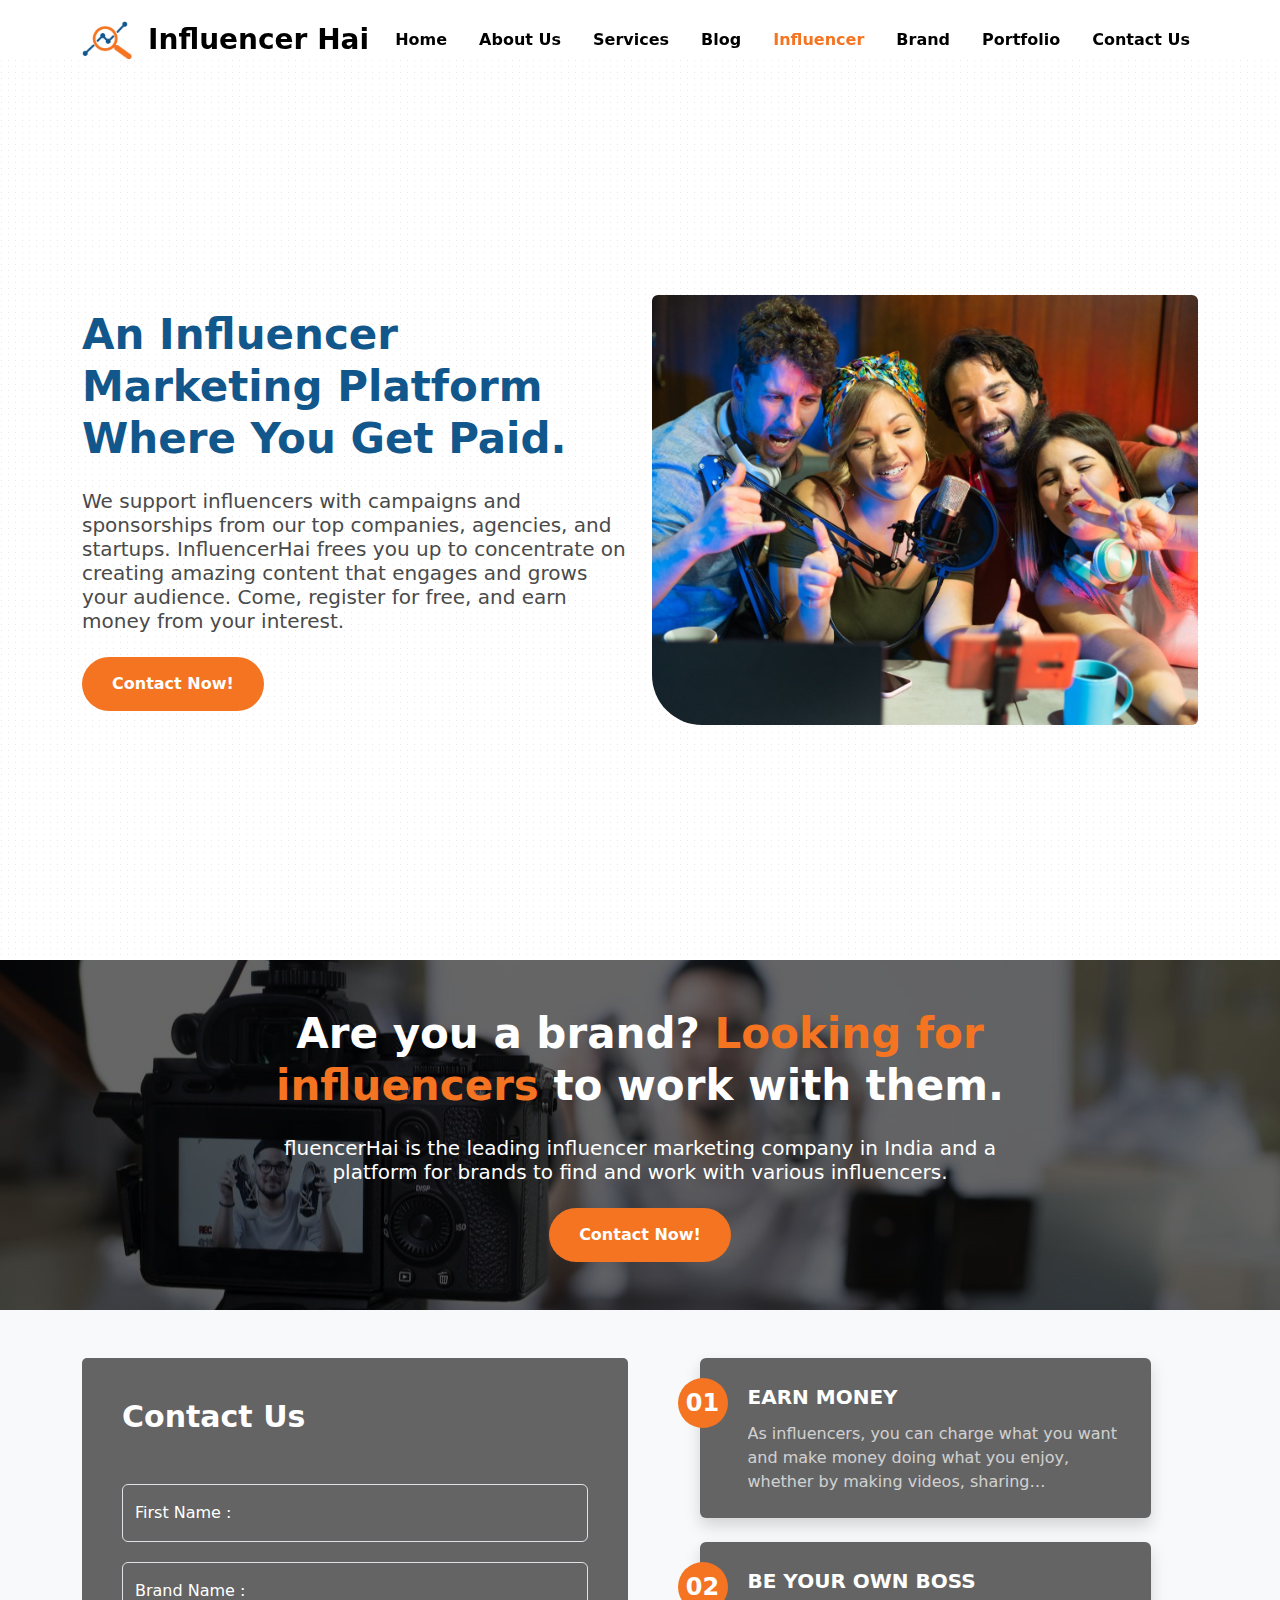
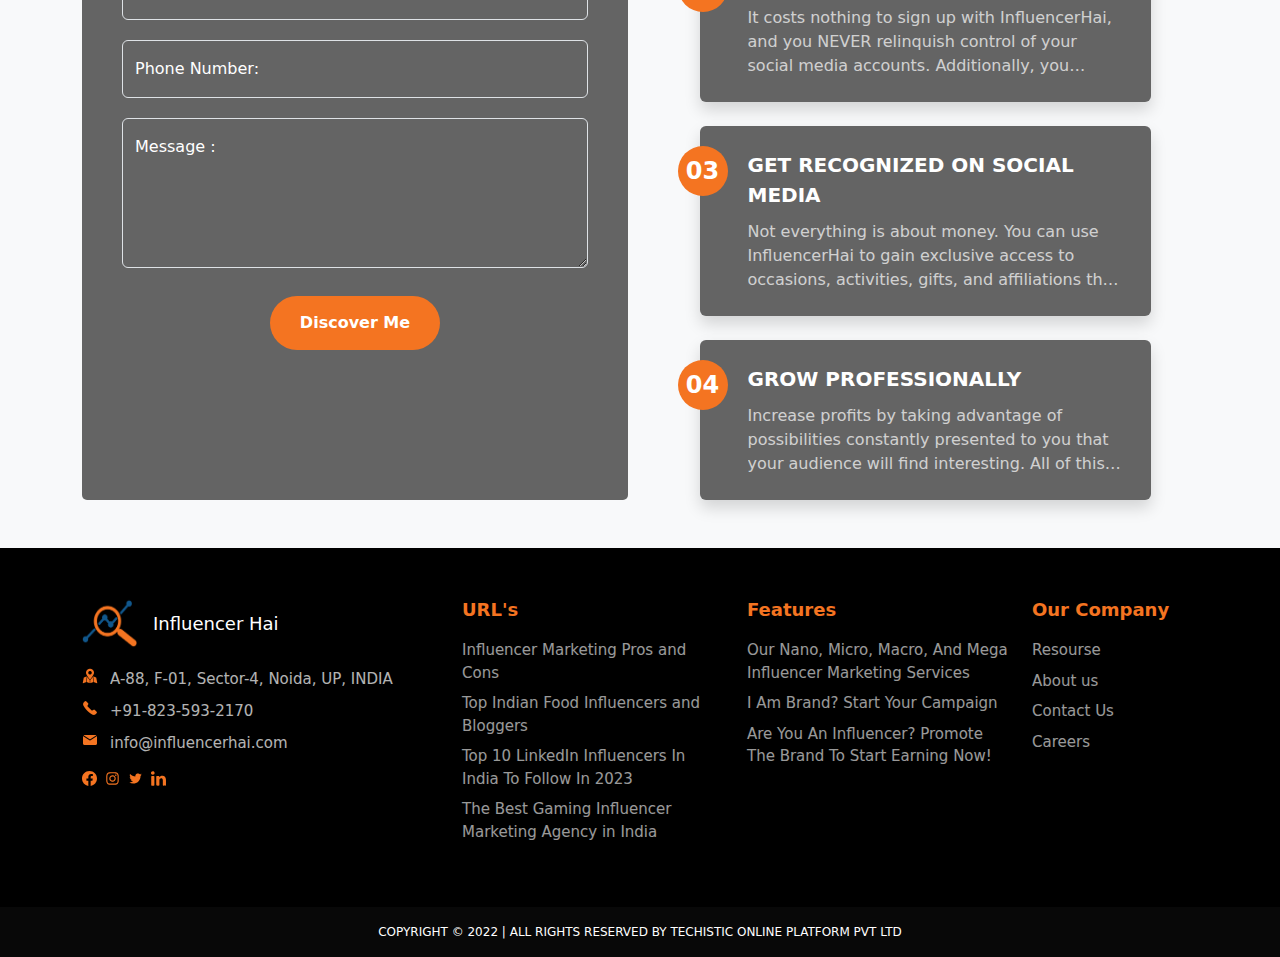
<file: influencer.html>
<!DOCTYPE html>
<html lang="en">
<head>
    <meta charset="UTF-8">
    <meta name="viewport" content="width=device-width, initial-scale=1.0">
    <link rel="shortcut icon" href="assets/img/logo.png">
    <meta property="og:description" content="We&#039;re the best influencer marketing agency in India and the most trusted influencer marketing platform. We connect brands with influencers for better sales." />
    <title>Influencer Hai</title>
    <script src="assets/libs/jquery/jquery.js"></script>
    <link href="./assets/css/bootstrap.min.css" rel="stylesheet">
    <link href="./assets/libs/swiper/swiper-bundle.min.css" rel="stylesheet">
    <link href="./assets/css/style.min.css" rel="stylesheet">
</head>
<body>

    <!-- navbar start  -->
    <nav class="navbar navDark navbar-expand-lg fixed-top container-fluid" aria-label="Offcanvas navbar large">
        <div class="container">
        <a class="navbar-brand logonav d-flex align-items-center" href="index.html"><img src="assets/img/logo.png" alt="logo" class="img-fluid w-100 h-100"> <span class="logoName d-inline-flex ms-3">Influencer Hai</span></a>
        <button class="navbar-toggler border-0 shadow-none" type="button" data-bs-toggle="offcanvas" data-bs-target="#offcanvasNavbar2" aria-controls="offcanvasNavbar2" aria-label="Toggle navigation">
            <span class="navbar-toggler-icon menuBtn  "> <img src="assets/img/Menu.png" alt="menu" class="img-fluid w-100 h-100"></span>
        </button>
        <div class="offcanvas offcanvas-end" tabindex="-1" id="offcanvasNavbar2" aria-labelledby="offcanvasNavbar2Label">
            <div class="offcanvas-header">
                <div class="offcanvas-title" id="offcanvasNavbar2Label">
            <a class="navbar-brand logonav d-flex align-items-center" href="#"><img src="assets/img/logo.png" alt="logo" class="img-fluid w-100 h-100"> <span class="logoName d-inline-flex ms-3">Influencer Hai</span></a>
            </div>
            <button type="button" class="menuBtn menuBtnInner border-0 d-inline-flex shdow-none bg-dark" data-bs-dismiss="offcanvas" aria-label="Close"> <img src="assets/img/Close.png" alt="menu" class="img-fluid w-100 h-100"></button>
            </div>
            <div class="offcanvas-body">
            <ul class="navbar-nav navbarNav justify-content-end flex-grow-1 gap-md-3 gap-2">
                <li class="nav-item navItem">
                    <a class="nav-link navLInk" aria-current="page" href="index.html">Home</a>
                    </li>
                <li class="nav-item navItem">
                <a class="nav-link navLInk" href="about.html">About Us</a>
                </li>
                <li class="nav-item navItem">
                <a class="nav-link navLInk" href="servicePage.html">Services</a>
                </li>
                <li class="nav-item navItem">
                    <a class="nav-link navLInk" href="blogpage.html">Blog</a>
                </li>
                <li class="nav-item navItem">
                    <a class="nav-link navLInk active" href="influencer.html">Influencer</a>
                </li>
                <li class="nav-item navItem">
                    <a class="nav-link navLInk" href="brand.html">Brand</a>
                </li>
                <li class="nav-item navItem">
                    <a class="nav-link navLInk" href="portfolio.html">Portfolio</a>
                </li>
                <li class="nav-item navItem">
                    <a class="nav-link navLInk" href="contactus.html">Contact Us</a>
                </li>
                <!-- <li class="nav-item navItem">
                    <a class="nav-link navLInk" href="#">Search</a>
                </li> -->
            </ul>
            </div>
        </div>
        </div>
    </nav>
    <!-- navbar end  -->

    <!-- influencer section start  -->
    <div class="container-fluid py-md-5 py-4 position-relative  influencerSection">
        <div class="d-flex align-items-center h-100">
            <div class="container">
                <div class="row gap-lg-0 gap-4 align-items-center">
                    <div class="col-xl-6 col-lg-5 order-lg-2 order-1">
                        <div class="influencerimg overflow-hidden">
                            <img src="assets/img/blog/influencer.jpg" alt="influencer" class="h-100 w-100 img-fluid">
                        </div>
                    </div>
                    <div class="col-xl-6 col-lg-7 order-lg-1 order-2">
                        <div class="row ">
                            <div class="influencerHeading text-lg-start text-center col-12">
                                An Influencer Marketing Platform Where You Get Paid.
                            </div>
                            <!-- <div class="influencerDetail col-12">
                                InfluencerHai is the leading influencer marketing company in India and a platform for brands to find and work with various influencers.
                            </div> -->
                            <div class="col-12 influencerDetail text-lg-start text-center mt-4">
                                We support influencers with campaigns and sponsorships from our top companies, agencies, and startups. InfluencerHai frees you up to concentrate on creating amazing content that engages and grows your audience. Come, register for free, and earn money from your interest.
                            </div>
                            <!-- <div class="col-12 influencerTitle">
                                Are you a brand? Looking for influencers to work with them.
                            </div> -->
                            <div class="col-12 text-lg-start text-center mt-4">
                                <div class="contactbtnMain mt-0">
                                    <a href="javascript:;" class="influencerBtn rounded-pill d-inline-flex align-items-center justify-content-center text-decoration-none">Contact Now!</a>
                                </div>
                            </div>
                        </div>
                    </div>
                </div>
            </div>
        </div>
    </div>
    <!-- influencer section end  -->

    <!-- influencer cta section start -->
    <div class="container-fluid ctasection py-md-5 py-4 position-relative ">
        <div class="container">
            <div class="row position-relative z-1 py-md-0 py-2">
                <div class="col-lg-8 col-md-10 mx-auto">
                    <div class="row">
                        <div class="col-12 ctaheading text-center">
                            Are you a brand? <span class="text-theme1">Looking for influencers</span> to work with them.
                        </div>
                        <div class="ctadata col-12 my-4 text-center ">
                            fluencerHai is the leading influencer marketing company in India and a platform for brands to find and work with various influencers.
                        </div>
                        <div class="col-12 text-center">
                            <div class="ctabtnmain mt-0">
                                <a href="javascript:;" class="influencerBtn rounded-pill d-inline-flex align-items-center justify-content-center text-decoration-none">Contact Now!</a>
                            </div>
                        </div>
                    </div>
                </div>
            </div>
        </div>
    </div>
    <!-- influencer cta section end -->

    <!-- contact form start  -->
    
    <div class="container-fluid aboutUs py-md-5 py-4 my-md-0 my-2 bg-light">
        <div class="container h-100">
        <div class="row gap-5 h-100">
            <div class="col-12">
                <div class="row h-100 gap-lg-0 gap-sm-4 gap-5">
                    <div class="col-lg-6">
                        <div class="cardAbout  h-100">
                            <div class="cardHeading">Contact Us </div>
                            <div class="formSection formStart">
                            <form action="">
                                <div class="formStart">
                                <div class="row justify-content-center pt-lg-5 pt-md-4 pt-3 gap-1">
                                    <div class="col-12">
                                        <div class="form-floating mb-3 formFloat">
                                            <input type="text" class="form-control bg-transparent formFloatinput text-white shadow-none" id="floatingInput" placeholder="name@example.com">
                                            <label for="floatingInput" class="text-white formFloatinputlabel">First Name :</label>
                                        </div>
                                    </div>
                                    <div class="col-12">
                                        <div class="form-floating mb-3 formFloat">
                                            <input type="text" class="form-control bg-transparent formFloatinput text-white shadow-none" id="floatingPassword" placeholder="Password">
                                            <label for="floatingPassword" class="text-white formFloatinputlabel">Brand Name :</label>
                                        </div>
                                    </div>
                                    <div class="col-12">
                                        <div class="form-floating mb-3 formFloat">
                                            <input type="tel" class="form-control bg-transparent formFloatinput text-white shadow-none" id="floatingPassword" placeholder="Password">
                                            <label for="floatingPassword" class="text-white formFloatinputlabel">Phone Number:</label>
                                        </div>
                                    </div>
                                    <!-- <div class="col-12">
                                        <div class="form-floating mb-3 formFloat">
                                            <input type="email" class="form-control bg-transparent formFloatinput text-white shadow-none" id="floatingPassword" placeholder="Password">
                                            <label for="floatingPassword" class="text-white formFloatinputlabel">Email :</label>
                                        </div>
                                    </div> -->
                                    <div class="col-12">
                                        <div class="form-floating formFloat">
                                            <textarea class="form-control bg-transparent formFloatinput formFloatinputtextarea text-white shadow-none" placeholder="Leave a comment here" id="floatingTextarea"></textarea>
                                            <label for="floatingTextarea" class="text-white formFloatinputlabel">Message :</label>
                                        </div>
                                    </div>
                                    <div class="col-12">
                                        <button class="influencerBtn mt-4 mx-auto">Discover Me</button>
                                    </div>
                                </div>
                            </div>
                            </form>
                            </div>
                        </div>
                    </div>
                    <div class="col-lg-6">
                        <div class="row h-100">
                            <div class="col-lg-10 mx-auto h-100">
                                <div class="row h-100 gap-sm-4 gap-5">
                                    <div class="col-12  ">
                                        <div class="devolopements-benefits-box h-100 text-md-start text-center position-relative shadow rounded p-4 ps-5">
                                            <span class="devolopements-benefits-box-count  d-flex align-items-center justify-content-center">01</span>
                                            <div class="text-start fw-semibold headingCardInner mt-sm-0 mt-3 text-sm-start text-center ">EARN MONEY</div>
                                            <div class="text-start fw-normal peraCard text-sm-start text-center">As influencers, you can charge what you want and make money doing what you enjoy, whether by making videos, sharing motivational images and stories, writing tweets or stories, or just being yourself.
                                            </div>
                                        </div>
                                    </div>    
                                    <div class="col-12  ">
                                    <div class="devolopements-benefits-box h-100 text-md-start text-center position-relative shadow rounded p-4 ps-5">
                                        <span class="devolopements-benefits-box-count  d-flex align-items-center justify-content-center">02</span>
                                        <div class="text-start fw-semibold headingCardInner mt-sm-0 mt-3 text-sm-start text-center ">BE YOUR OWN BOSS</div>
                                        <div class="text-start fw-normal peraCard text-sm-start text-center">It costs nothing to sign up with InfluencerHai, and you NEVER relinquish control of your social media accounts. Additionally, you decide on the brands depending on your interests and principles. You maintain control and choose what to work on or not.</div>
                                    </div>
                                    </div>
                                    <div class="col-12  ">
                                    <div class="devolopements-benefits-box h-100 text-md-start text-center position-relative shadow rounded p-4 ps-5">
                                        <span class="devolopements-benefits-box-count  d-flex align-items-center justify-content-center">03</span>
                                        <div class="text-start fw-semibold headingCardInner mt-sm-0 mt-3 text-sm-start text-center">GET RECOGNIZED ON SOCIAL MEDIA</div>
                                        <div class="text-start fw-normal peraCard text-sm-start text-center">Not everything is about money. You can use InfluencerHai to gain exclusive access to occasions, activities, gifts, and affiliations that will advance your career.</div>
                                    </div>
                                    </div>
                                    <div class="col-12  ">
                                    <div class="devolopements-benefits-box h-100 text-md-start text-center position-relative shadow rounded p-4 ps-5">
                                        <span class="devolopements-benefits-box-count  d-flex align-items-center justify-content-center">04</span>
                                        <div class="text-start fw-semibold headingCardInner mt-sm-0 mt-3 text-sm-start text-center ">GROW PROFESSIONALLY</div>
                                        <div class="text-start fw-normal peraCard text-sm-start text-center">Increase profits by taking advantage of possibilities constantly presented to you that your audience will find interesting. All of this enables you to provide your audiences with higher-quality content.</div>
                                    </div>
                                    </div>
                                </div>
                            </div>
                        </div>
                    </div>
                </div>
            </div>
        </div>
        </div>
    </div>
    <!-- contact form end  -->

    <!-- footer section  start  -->
    <div class="footer container-fluid py-4 py-md-5">
        <div class="container">
        <div class="row">
            <!-- <div class="col-12 mb-3">
            <a class="navbar-brand logonav d-flex align-items-center" href="#"><img src="assets/img/logo.png" alt="logo" class="img-fluid w-100 h-100"> <span class="logoName d-inline-flex ms-3">Influencer Hai</span></a>
            </div> -->
            <div class="col-lg-4 col-md-6">
                <div class="row">
                    <div class="col-12">
                        <div class="row gap-3">
                            <div class="col-12 ">
                            <a class="navbar-brand logonav d-flex align-items-center" href="#"><img src="assets/img/logo.png" alt="logo" class="img-fluid w-100 h-100"> <span class="logoName d-inline-flex ms-3">Influencer Hai</span></a>
                            </div>
                            <!-- <div class="col-12">
                                <div class="addresspera"> Qoruz is an influencer marketing and intelligence platform, that enables superior influencer discovery, quick and easy influencer outreach.</div>
                            </div> -->
                                <div class="col-12 ">
                                <div class="row">
                                    <div class="col-12">
                                    <a href="javascript:;" class="row text-decoration-none d-flex align-items-center ">
                                        <div class="col-auto">
                                        <div class="footerIcon d-inline-flex"><img src="assets/img/footer/Map.png" alt="map" class="img-fluid w-100 h-100"></div>
                                        </div>
                                        <div class="col ps-0">
                                        <div class="addresspera">  A-88, F-01, Sector-4, Noida, UP, INDIA </div>
                                        </div>
                                    </a>
                                    </div>
                                    <div class="col-12">
                                    <a href="javascript:;" class="row text-decoration-none d-flex align-items-center mt-2">
                                        <div class="col-auto">
                                        <div class="footerIcon d-inline-flex"><img src="assets/img/footer/Phone.png" alt="Phone" class="img-fluid w-100 h-100"></div>
                                        </div>
                                        <div class="col ps-0">
                                        <div class="addresspera"> +91-823-593-2170 </div>
                                        </div>
                                    </a>
                                    </div>
                                    <div class="col-12">
                                    <a href="javascript:;" class="row text-decoration-none d-flex align-items-center mt-2">
                                        <div class="col-auto">
                                        <div class="footerIcon d-inline-flex"><img src="assets/img/footer/mail.png" alt="Phone" class="img-fluid w-100 h-100"></div>
                                        </div>
                                        <div class="col ps-0">
                                        <div class="addresspera"> info@influencerhai.com</div>
                                        </div>
                                    </a>
                                    </div>
                                </div>
                
                                </div>
                                
                                <div class="col-12">
                                    <ul class="list-unstyled footerMenu d-flex gap-2 ">
                                    <li><a href="javascript:;" class=" socilaIcon d-flex align-items-center text-decoration-none"><img src="assets/img/footer/Facebook.svg" alt="facebook" class="img-fluid w-100 h-100"></a></li>
                                    <li><a href="javascript:;" class=" socilaIcon d-flex align-items-center text-decoration-none"><img src="assets/img/footer/instagram.svg" alt="instagram" class="img-fluid w-100 h-100"></a></li>
                                    <li><a href="javascript:;" class=" socilaIcon d-flex align-items-center text-decoration-none"><img src="assets/img/footer/twitter.svg" alt="twitter" class="img-fluid w-100 h-100"></a></li>
                                    <li><a href="javascript:;" class=" socilaIcon d-flex align-items-center text-decoration-none"><img src="assets/img/footer/Linkdin.svg" alt="Linkdin" class="img-fluid w-100 h-100"></a></li>
                                    </ul>
                                </div>
                        </div>
                    </div>
                </div>
            </div>
            <div class="col-lg-3 col-md-6">
            <div class="row">
            
                <div class="col-12">
                <div class="row gap-3">
                    <div class="col-12">
                    <div class="headingFotter"> URL's</div>
                    </div>
                    <div class="col-12">
                    <ul class="list-unstyled footerMenu d-flex gap-2 flex-column">
                        <li><a href="javascript:;" class=" footerLink d-flex align-items-center text-decoration-none">Influencer Marketing Pros and Cons</a></li>
                        <li><a href="javascript:;" class=" footerLink d-flex align-items-center text-decoration-none">Top Indian Food Influencers and Bloggers </a></li>
                        <li><a href="javascript:;" class=" footerLink d-flex align-items-center text-decoration-none">Top 10 LinkedIn Influencers In India To Follow In 2023</a></li>
                        <li><a href="javascript:;" class=" footerLink d-flex align-items-center text-decoration-none">The Best Gaming Influencer Marketing Agency in India</a></li>
                    </ul>
                    </div>
                </div>
                </div>
            </div>
            </div>
            <div class="col-lg-3 col-md-6">
            <div class="row gap-3">
                <div class="col-12">
                <div class="headingFotter"> Features</div>
                </div>
                <div class="col-12">
                <ul class="list-unstyled footerMenu d-flex gap-2 flex-column">
                    <li><a href="javascript:;" class=" footerLink d-flex align-items-center text-decoration-none">Our Nano, Micro, Macro, And Mega Influencer Marketing Services</a></li>
                    <li><a href="javascript:;" class=" footerLink d-flex align-items-center text-decoration-none">I Am Brand? Start Your Campaign</a></li>
                    <li><a href="javascript:;" class=" footerLink d-flex align-items-center text-decoration-none">Are You An Influencer? Promote The Brand To Start Earning Now!</a></li>
                    <!-- <li><a href="javascript:;" class=" footerLink d-flex align-items-center text-decoration-none">Careers</a></li> -->
                </ul>
                </div>
            </div>
            </div>
            <div class="col-lg-2 col-md-6">
                <div class="row gap-3">
                <div class="col-12">
                    <div class="headingFotter"> Our Company</div>
                </div>
                <div class="col-12">
                    <ul class="list-unstyled footerMenu d-flex gap-2 flex-column">
                    <li><a href="javascript:;" class=" footerLink d-flex align-items-center text-decoration-none">Resourse</a></li>
                    <li><a href="javascript:;" class=" footerLink d-flex align-items-center text-decoration-none">About us</a></li>
                    <li><a href="javascript:;" class=" footerLink d-flex align-items-center text-decoration-none">Contact Us</a></li>
                    <li><a href="javascript:;" class=" footerLink d-flex align-items-center text-decoration-none">Careers</a></li>
                    </ul>
                </div>
                </div>
            </div>
            <!-- <div class="col-xxl-2 col-md-6 order-lg-4 order-md-2 order-4">
            <div class="row gap-3">
                <div class="col-12">
                <div class="headingFotter"> Contact us</div>
                </div>
                <div class="col-12 ">
                <div class="row">
                    <div class="col-12">
                    <a href="javascript:;" class="row text-decoration-none d-flex align-items-center ">
                        <div class="col-auto">
                        <div class="footerIcon d-inline-flex"><img src="assets/img/footer/Map.png" alt="map" class="img-fluid w-100 h-100"></div>
                        </div>
                        <div class="col ps-0">
                        <div class="addresspera">  A-88, F-01, Sector-4, Noida, UP, INDIA </div>
                        </div>
                    </a>
                    </div>
                    <div class="col-12">
                    <a href="javascript:;" class="row text-decoration-none d-flex align-items-center mt-3">
                        <div class="col-auto">
                        <div class="footerIcon d-inline-flex"><img src="assets/img/footer/Phone.png" alt="Phone" class="img-fluid w-100 h-100"></div>
                        </div>
                        <div class="col ps-0">
                        <div class="addresspera"> +91-823-593-2170 </div>
                        </div>
                    </a>
                    </div>
                    <div class="col-12">
                    <a href="javascript:;" class="row text-decoration-none d-flex align-items-center mt-3">
                        <div class="col-auto">
                        <div class="footerIcon d-inline-flex"><img src="assets/img/footer/mail.png" alt="Phone" class="img-fluid w-100 h-100"></div>
                        </div>
                        <div class="col ps-0">
                        <div class="addresspera"> info@influencerhai.com</div>
                        </div>
                    </a>
                    </div>
                </div>

                </div>
            </div>
            </div> -->
        </div>
        </div>
    </div>
    <div class="container-fluid copyRight">
        <div class="container">
        <div class="row">
            <div class="col-12">
            <div class="copyRightHeading text-center py-3">COPYRIGHT © 2022 | ALL RIGHTS RESERVED BY TECHISTIC ONLINE PLATFORM PVT LTD</div>
            </div>
        </div>
        </div>
    </div>

    
    <script src="./assets/libs/bootstrap/dist/js/bootstrap.bundle.min.js"></script>
    <script src="./assets/libs/swiper/swiper-bundle.min.js"></script>

    <script>
        var swiper = new Swiper(".blogslider", {
            slidesPerView: 1,
            spaceBetween: 10,
            navigation: {
                nextEl: '.nextarrow',
                prevEl: '.prevarrow',
            },
            pagination: {
                el: ".blogdots",
                clickable: true
            },
            breakpoints: {
                0: {
                    slidesPerView: 1,
                    spaceBetween: 20,
                },
                500: {
                    slidesPerView: 2,
                    spaceBetween: 15,
                },
                768: {
                    slidesPerView: 2,
                    spaceBetween: 15,
                },
                991: {
                    slidesPerView: 3,
                    spaceBetween: 15,
                },
                1024: {
                    slidesPerView: 4,
                    spaceBetween: 15,
                },
            },
        });
    </script>

    <!-- team slider start -->
    <script>
        var swiper = new Swiper(".teamslider", {
            slidesPerView: 1,
            spaceBetween: 10,
            // navigation: {
            //     nextEl: '.nextarrow',
            //     prevEl: '.prevarrow',
            // },
            pagination: {
                el: ".teamdots",
                clickable: true
            },
            breakpoints: {
                0: {
                    slidesPerView: 1,
                    spaceBetween: 20,
                },
                500: {
                    slidesPerView: 1,
                    spaceBetween: 15,
                },
                768: {
                    slidesPerView: 2,
                    spaceBetween: 15,
                },
                991: {
                    slidesPerView: 2,
                    spaceBetween: 15,
                },
                1200: {
                    slidesPerView: 2,
                    spaceBetween: 15,
                },
                1201: {
                    slidesPerView: 3,
                    spaceBetween: 15,
                },
            },
        });
    </script>
    <!-- team slider end -->

    <!-- client slider start  -->
    <script>
        var swiper = new Swiper(".clientslider", {
            slidesPerView: 1,
            spaceBetween: 10,
            // navigation: {
            //     nextEl: '.nextarrow',
            //     prevEl: '.prevarrow',
            // },
            // pagination: {
            //     el: ".swiper-pagination",
            //     clickable: true
            // },
            breakpoints: {
                0: {
                    slidesPerView: 1,
                    spaceBetween: 20,
                },
                500: {
                    slidesPerView: 2,
                    spaceBetween: 15,
                },
                768: {
                    slidesPerView: 2,
                    spaceBetween: 15,
                },
                991: {
                    slidesPerView: 3,
                    spaceBetween: 15,
                },
                1024: {
                    slidesPerView: 5,
                    spaceBetween: 20,
                },
            },
        });
    </script>
    <!-- client slider end -->

    <script>
        $(window).scroll(function () {
            var scroll = $(window).scrollTop();
            if (scroll <= 120) {
                $("nav.navbar").removeClass("nav-active");
            } else {
                $("nav.navbar").addClass("nav-active");
            }
        });
    </script>

    <script>
        let willChangeImgs = document.querySelectorAll('.willChangeImg')
        willChangeImgs.forEach(img=> {
            setInterval(()=>{
                if(img.classList.contains('active')) {
                    img.classList.remove('active')
                }else {
                    img.classList.add('active')
                }
            }, 4000)
        })
    </script>

</body>
</html>
</file>
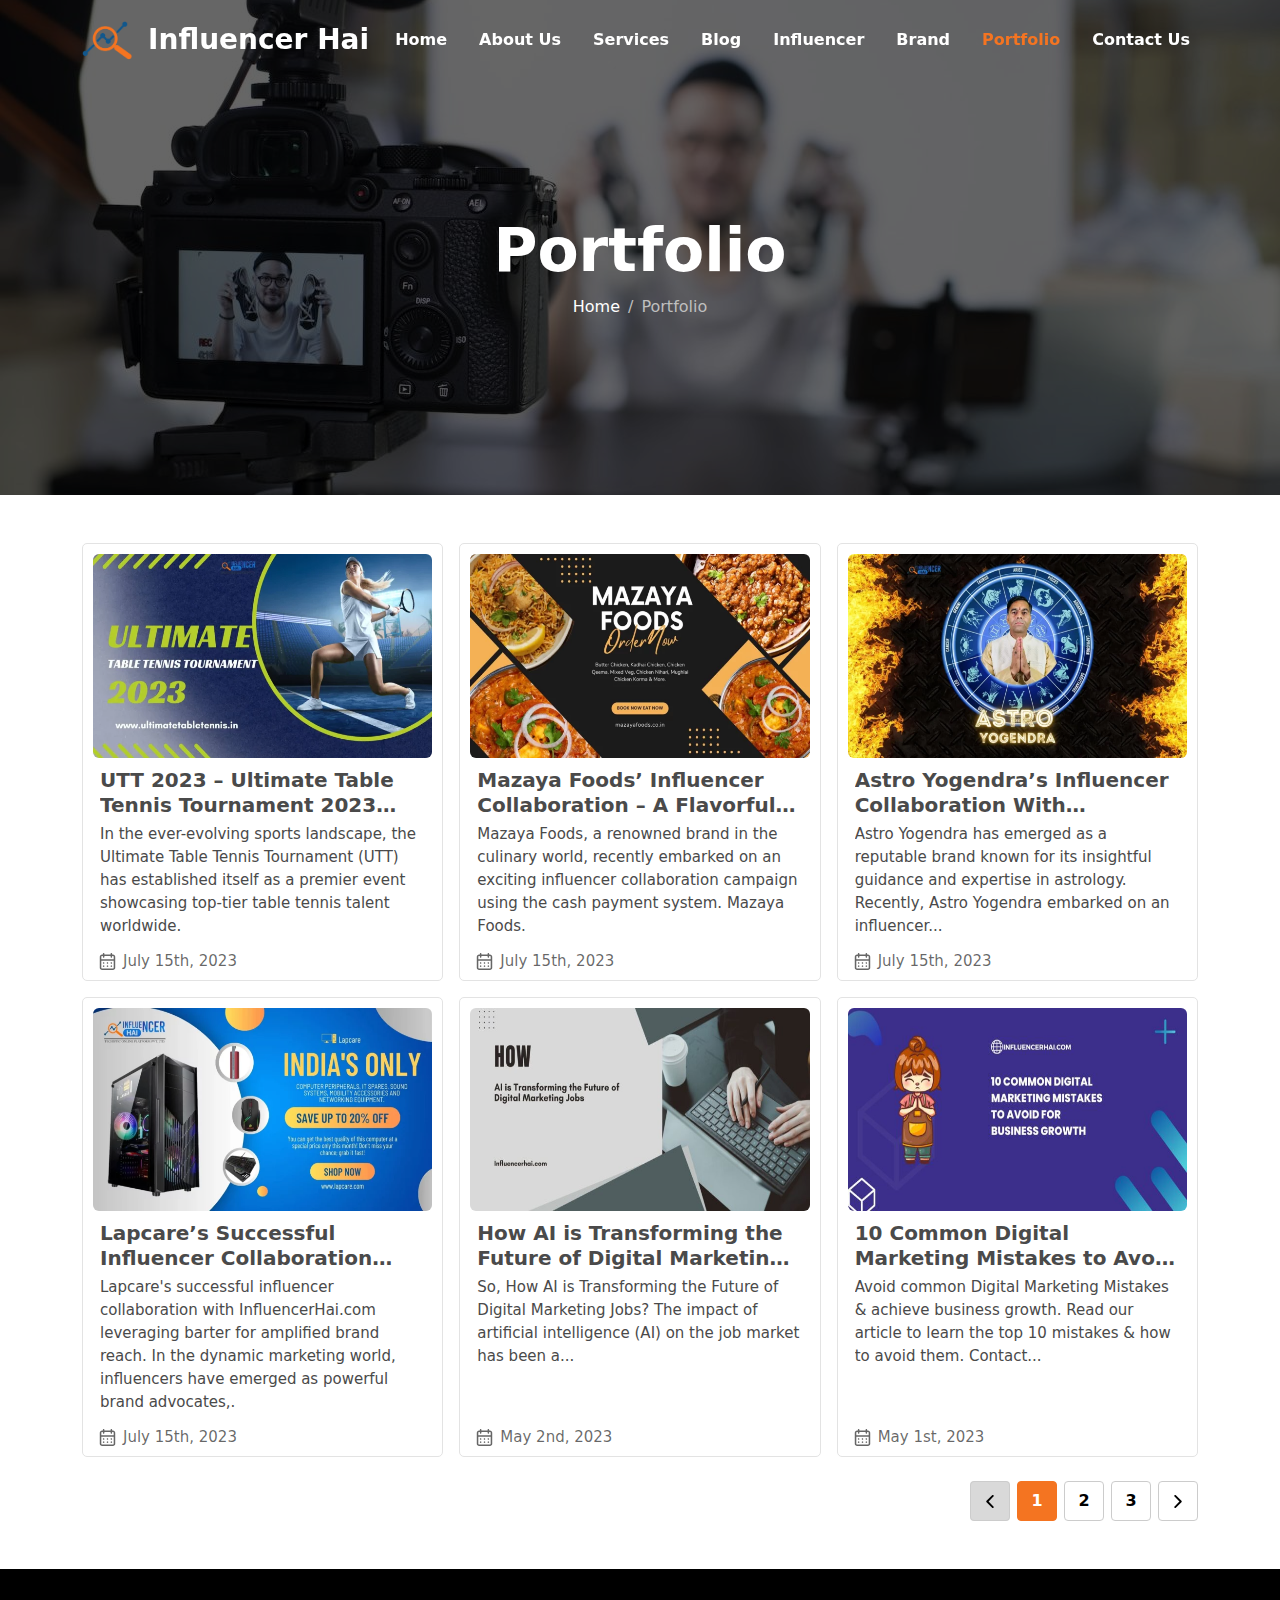
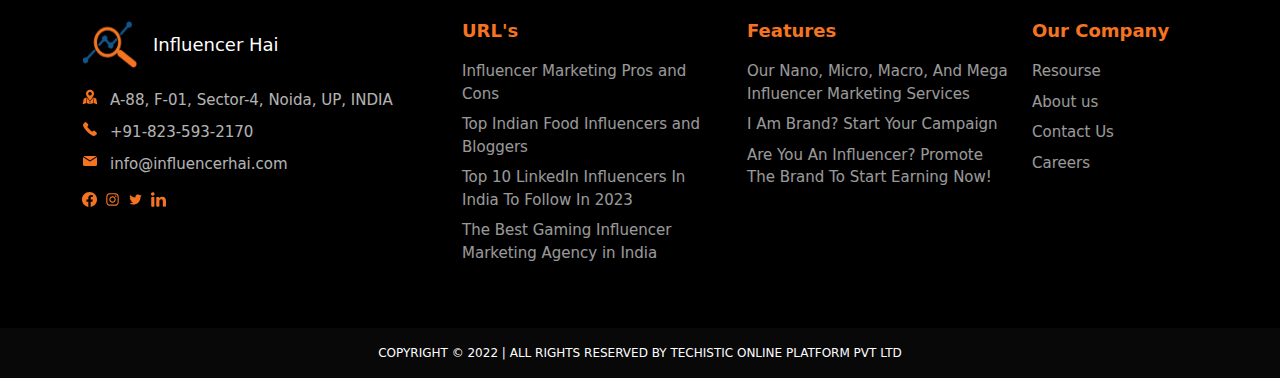
<file: portfolio.html>
<!DOCTYPE html>
<html lang="en">
<head>
    <meta charset="UTF-8">
    <meta name="viewport" content="width=device-width, initial-scale=1.0">
    <link rel="shortcut icon" href="assets/img/logo.png">
    <meta property="og:description" content="We&#039;re the best influencer marketing agency in India and the most trusted influencer marketing platform. We connect brands with influencers for better sales." />
    <title>Influencer Hai</title>
    <script src="assets/libs/jquery/jquery.js"></script>
    <link href="./assets/css/bootstrap.min.css" rel="stylesheet">
    <link href="./assets/libs/swiper/swiper-bundle.min.css" rel="stylesheet">
    <link href="./assets/css/style.min.css" rel="stylesheet">
</head>
<body>

    <!-- navbar start  -->
    <nav class="navbar navLight navbar-expand-lg fixed-top container-fluid blognav" aria-label="Offcanvas navbar large">
        <div class="container">
        <a class="navbar-brand logonav d-flex align-items-center" href="index.html"><img src="assets/img/logo.png" alt="logo" class="img-fluid w-100 h-100"> <span class="logoName d-inline-flex ms-3">Influencer Hai</span></a>
        <button class="navbar-toggler border-0 shadow-none" type="button" data-bs-toggle="offcanvas" data-bs-target="#offcanvasNavbar2" aria-controls="offcanvasNavbar2" aria-label="Toggle navigation">
            <span class="navbar-toggler-icon menuBtn  "> <img src="assets/img/Menu.png" alt="menu" class="img-fluid w-100 h-100"></span>
        </button>
        <div class="offcanvas offcanvas-end" tabindex="-1" id="offcanvasNavbar2" aria-labelledby="offcanvasNavbar2Label">
            <div class="offcanvas-header">
                <div class="offcanvas-title" id="offcanvasNavbar2Label">
            <a class="navbar-brand logonav d-flex align-items-center" href="#"><img src="assets/img/logo.png" alt="logo" class="img-fluid w-100 h-100"> <span class="logoName d-inline-flex ms-3">Influencer Hai</span></a>
            </div>
            <button type="button" class="menuBtn border-0 d-inline-flex shdow-none bg-dark" data-bs-dismiss="offcanvas" aria-label="Close"> <img src="assets/img/Close.png" alt="menu" class="img-fluid w-100 h-100"></button>
            </div>
            <div class="offcanvas-body">
            <ul class="navbar-nav navbarNav justify-content-end flex-grow-1 gap-md-3 gap-2">
                <li class="nav-item navItem">
                    <a class="nav-link navLInk" aria-current="page" href="#">Home</a>
                    </li>
                <li class="nav-item navItem">
                <a class="nav-link navLInk" href="about.html">About Us</a>
                </li>
                <li class="nav-item navItem">
                <a class="nav-link navLInk" href="servicePage.html">Services</a>
                </li>
                <li class="nav-item navItem">
                    <a class="nav-link navLInk " href="blogpage.html">Blog</a>
                </li>
                <li class="nav-item navItem">
                    <a class="nav-link navLInk" href="influencer.html">Influencer</a>
                </li>
                <li class="nav-item navItem">
                    <a class="nav-link navLInk " href="brand.html">Brand</a>
                </li>
                <li class="nav-item navItem">
                    <a class="nav-link navLInk active" href="portfolio.html">Portfolio</a>
                </li>
                <li class="nav-item navItem">
                    <a class="nav-link navLInk" href="contactus.html">Contact Us</a>
                </li>
                <!-- <li class="nav-item navItem">
                    <a class="nav-link navLInk" href="#">Search</a>
                </li> -->
            </ul>
            </div>
        </div>
        </div>
    </nav>
    <!-- navbar end  -->

    <!-- page heading section start -->
    <div class="container-fluid headingSection position-relative">
        <div class="h-100 d-flex align-items-center position-relative z-1">
            <div class="container">
                <div class="row">
                    <div class="col-12 pageheading text-center">Portfolio</div>
                    <div class="col-12">
                        <nav aria-label="breadcrumb" class="headingBreadcrumb">
                            <ol class="breadcrumb justify-content-center">
                                <li class="breadcrumb-item headingTitle"><a href="index.html" class="text-decoration-none">Home</a></li>
                                <li class="breadcrumb-item headingTitle active" aria-current="page">Portfolio</li>
                            </ol>
                        </nav>
                    </div>
                </div>
            </div>
        </div>
    </div>
    <!-- page heading section end -->

    <!-- blog section start  -->
    <div class="container-fluid blogsection blogpage py-4 py-md-5 overflow-x-hidden">
        <div class="container">
            <!-- <div class="row pb-md-5 pb-4">
                <div class="col-12"><div class="heading">Portfolio  <span>Our Clients</span> </div></div>
            </div> -->
            <div class="blogslidermain g-3 row position-relative">
                <div class="col-lg-4 col-sm-6">
                    <div class="blogcard bg-white rounded2 shadowsm h-100">
                        <div class="row blogcontent p-0 h-100 mx-0">
                            <div class="col-12 px-0">
                                <div class="blogimg overflow-hidden rounded-2">
                                    <img src="assets/img/blog/blog1.webp" alt="blog" class="h-100 w-100">
                                </div>
                                <div class="blogcontent">
                                    <div>
                                        <a href="javascript:;" class="blogheading text-decoration-none "> UTT 2023 – Ultimate Table Tennis Tournament 2023 Influencer Marketing Campaign</a>
                                    </div>
                                    <div class="blogdetail">
                                        In the ever-evolving sports landscape, the Ultimate Table Tennis Tournament (UTT) has established itself as a premier event showcasing top-tier table tennis talent worldwide.
                                    </div>
                                </div>
                            </div>
                            <div class="date d-flex align-items-end px-0">
                                <span class="d-flex align-items-center justify-content-center calendaricon">
                                    <img src="assets/img/blog/calendar.svg" alt="calendar" class="h-100 w-100 img-fluid">
                                </span>
                                July 15th, 2023
                            </div>
                        </div>
                    </div>
                </div>
                <div class="col-lg-4 col-sm-6">
                    <div class="blogcard bg-white rounded2 shadowsm h-100">
                        <div class="row blogcontent p-0 h-100 mx-0">
                            <div class="col-12 px-0">
                                <div class="blogimg overflow-hidden rounded-2">
                                    <img src="assets/img/blog/blog2.webp" alt="blog" class="h-100 w-100">
                                </div>
                                <div class="blogcontent">
                                    <div>
                                        <a href="javascript:;" class="blogheading text-decoration-none ">Mazaya Foods’ Influencer Collaboration – A Flavorful Journey With InfluencerHai</a>
                                    </div>
                                    <div class="blogdetail">
                                        Mazaya Foods, a renowned brand in the culinary world, recently embarked on an exciting influencer collaboration campaign using the cash payment system. Mazaya Foods.
                                    </div>
                                </div>
                            </div>
                            <div class="date d-flex align-items-end px-0">
                                <span class="d-flex align-items-center justify-content-center calendaricon">
                                    <img src="assets/img/blog/calendar.svg" alt="calendar" class="h-100 w-100 img-fluid">
                                </span>
                                July 15th, 2023
                            </div>
                        </div>
                    </div>
                </div>
                <div class="col-lg-4 col-sm-6">
                    <div class="blogcard bg-white rounded2 shadowsm h-100">
                        <div class="row blogcontent p-0 h-100 mx-0">
                            <div class="col-12 px-0">
                                <div class="blogimg overflow-hidden rounded-2">
                                    <img src="assets/img/blog/blog3.webp" alt="blog" class="h-100 w-100">
                                </div>
                                <div class="blogcontent">
                                    <div>
                                        <a href="javascript:;" class="blogheading text-decoration-none ">Astro Yogendra’s Influencer Collaboration With InfluencerHai</a>
                                    </div>
                                    <div class="blogdetail">
                                        Astro Yogendra has emerged as a reputable brand known for its insightful guidance and expertise in astrology. Recently, Astro Yogendra embarked on an influencer...
                                    </div>
                                </div>
                            </div>
                            <div class="date d-flex align-items-end px-0">
                                <span class="d-flex align-items-center justify-content-center calendaricon">
                                    <img src="assets/img/blog/calendar.svg" alt="calendar" class="h-100 w-100 img-fluid">
                                </span>
                                July 15th, 2023
                            </div>
                        </div>
                    </div>
                </div>
                <div class="col-lg-4 col-sm-6">
                    <div class="blogcard bg-white rounded2 shadowsm h-100 ">
                        <div class="row blogcontent p-0 h-100 mx-0">
                            <div class="col-12 px-0">
                                <div class="blogimg overflow-hidden rounded-2">
                                    <img src="assets/img/blog/blog4.webp" alt="blog" class="h-100 w-100">
                                </div>
                                <div class="blogcontent">
                                    <div>
                                        <a href="javascript:;" class="blogheading text-decoration-none ">Lapcare’s Successful Influencer Collaboration With InfluencerHai.com</a>
                                    </div>
                                    <div class="blogdetail">
                                        Lapcare's successful influencer collaboration with InfluencerHai.com leveraging barter for amplified brand reach. In the dynamic marketing world, influencers have emerged as powerful brand advocates,.
                                    </div>
                                </div>
                            </div>
                            <div class="date d-flex align-items-end px-0">
                                <span class="d-flex align-items-center justify-content-center calendaricon">
                                    <img src="assets/img/blog/calendar.svg" alt="calendar" class="h-100 w-100 img-fluid">
                                </span>
                                July 15th, 2023
                            </div>
                        </div>
                    </div>
                </div>
                <div class="col-lg-4 col-sm-6">
                    <div class="blogcard bg-white rounded2 shadowsm h-100">
                        <div class="row blogcontent p-0 h-100 mx-0">
                            <div class="col-12 px-0">
                                <div class="blogimg overflow-hidden rounded-2">
                                    <img src="assets/img/blog/blog5.jpg" alt="blog" class="h-100 w-100">
                                </div>
                                <div class="blogcontent">
                                    <div>
                                        <a href="javascript:;" class="blogheading text-decoration-none ">How AI is Transforming the Future of Digital Marketing Jobs</a>
                                    </div>
                                    <div class="blogdetail">
                                        So, How AI is Transforming the Future of Digital Marketing Jobs? The impact of artificial intelligence (AI) on the job market has been a...
                                    </div>
                                </div>
                            </div>
                            <div class="date d-flex align-items-end px-0">
                                <span class="d-flex align-items-center justify-content-center calendaricon">
                                    <img src="assets/img/blog/calendar.svg" alt="calendar" class="h-100 w-100 img-fluid">
                                </span>
                                May 2nd, 2023
                            </div>
                        </div>
                    </div>
                </div>
                <div class="col-lg-4 col-sm-6">
                    <div class="blogcard bg-white rounded2 shadowsm h-100">
                        <div class="row h-100 p-0 blogcontent mx-0">
                            <div class="col-12 px-0 px-0">
                                <div class="blogimg overflow-hidden rounded-2">
                                    <img src="assets/img/blog/blog6.jpg" alt="blog" class="h-100 w-100">
                                </div>
                                <div class="blogcontent">
                                    <div>
                                        <a href="javascript:;" class="blogheading text-decoration-none ">10 Common Digital Marketing Mistakes to Avoid for Business Growth</a>
                                    </div>
                                    <div class="blogdetail">
                                        Avoid common Digital Marketing Mistakes & achieve business growth. Read our article to learn the top 10 mistakes & how to avoid them. Contact...
                                    </div>
                                </div>
                            </div>
                            <div class="date d-flex align-items-end px-0 px-0">
                                <span class="d-flex align-items-center justify-content-center calendaricon">
                                    <img src="assets/img/blog/calendar.svg" alt="calendar" class="h-100 w-100 img-fluid">
                                </span>
                                May 1st, 2023
                            </div>
                        </div>
                    </div>
                </div>
            </div>
            <div class="row pt-4">
                <div class="col-12">
                    <nav aria-label="Page navigation example" class="pagepagination">
                        <ul class="pagination justify-content-md-end justify-content-center gap-2 mb-0">
                            <li class="page-item disabled overflow-hidden rounded-1">
                                <a class="page-link pageLink rounded-1 d-flex align-items-center justify-content-center">
                                    <span class="d-flex align-items-center justify-content-center arrow">
                                        <img src="assets/img/blog/leftpagination.svg" alt="right" class="h-100 w-100 img-fluid">
                                    </span>
                                </a>
                            </li>
                            <li class="page-item"><a class="page-link active pageLink rounded-1 d-flex align-items-center justify-content-center" href="#">1</a></li>
                            <li class="page-item"><a class="page-link pageLink rounded-1 d-flex align-items-center justify-content-center" href="#">2</a></li>
                            <li class="page-item"><a class="page-link pageLink rounded-1 d-flex align-items-center justify-content-center" href="#">3</a></li>
                            <li class="page-item">
                                <a class="page-link pageLink rounded-1 d-flex align-items-center justify-content-center" href="#">
                                    <span class="d-flex align-items-center justify-content-center arrow">
                                        <img src="assets/img/blog/rightpagination.svg" alt="right" class="h-100 w-100 img-fluid">
                                    </span>
                                </a>
                            </li>
                        </ul>
                    </nav>
                </div>
            </div>
        </div>
    </div>
    
    <!-- blog section end -->

    <!-- footer section  start  -->
    <div class="footer container-fluid py-4 py-md-5">
        <div class="container">
        <div class="row">
            <!-- <div class="col-12 mb-3">
            <a class="navbar-brand logonav d-flex align-items-center" href="#"><img src="assets/img/logo.png" alt="logo" class="img-fluid w-100 h-100"> <span class="logoName d-inline-flex ms-3">Influencer Hai</span></a>
            </div> -->
            <div class="col-lg-4 col-md-6">
                <div class="row">
                    <div class="col-12">
                        <div class="row gap-3">
                            <div class="col-12 ">
                            <a class="navbar-brand logonav d-flex align-items-center" href="#"><img src="assets/img/logo.png" alt="logo" class="img-fluid w-100 h-100"> <span class="logoName d-inline-flex ms-3">Influencer Hai</span></a>
                            </div>
                            <!-- <div class="col-12">
                                <div class="addresspera"> Qoruz is an influencer marketing and intelligence platform, that enables superior influencer discovery, quick and easy influencer outreach.</div>
                            </div> -->
                                <div class="col-12 ">
                                <div class="row">
                                    <div class="col-12">
                                    <a href="javascript:;" class="row text-decoration-none d-flex align-items-center ">
                                        <div class="col-auto">
                                        <div class="footerIcon d-inline-flex"><img src="assets/img/footer/Map.png" alt="map" class="img-fluid w-100 h-100"></div>
                                        </div>
                                        <div class="col ps-0">
                                        <div class="addresspera">  A-88, F-01, Sector-4, Noida, UP, INDIA </div>
                                        </div>
                                    </a>
                                    </div>
                                    <div class="col-12">
                                    <a href="javascript:;" class="row text-decoration-none d-flex align-items-center mt-2">
                                        <div class="col-auto">
                                        <div class="footerIcon d-inline-flex"><img src="assets/img/footer/Phone.png" alt="Phone" class="img-fluid w-100 h-100"></div>
                                        </div>
                                        <div class="col ps-0">
                                        <div class="addresspera"> +91-823-593-2170 </div>
                                        </div>
                                    </a>
                                    </div>
                                    <div class="col-12">
                                    <a href="javascript:;" class="row text-decoration-none d-flex align-items-center mt-2">
                                        <div class="col-auto">
                                        <div class="footerIcon d-inline-flex"><img src="assets/img/footer/mail.png" alt="Phone" class="img-fluid w-100 h-100"></div>
                                        </div>
                                        <div class="col ps-0">
                                        <div class="addresspera"> info@influencerhai.com</div>
                                        </div>
                                    </a>
                                    </div>
                                </div>
                
                                </div>
                                
                                <div class="col-12">
                                    <ul class="list-unstyled footerMenu d-flex gap-2 ">
                                    <li><a href="javascript:;" class=" socilaIcon d-flex align-items-center text-decoration-none"><img src="assets/img/footer/Facebook.svg" alt="facebook" class="img-fluid w-100 h-100"></a></li>
                                    <li><a href="javascript:;" class=" socilaIcon d-flex align-items-center text-decoration-none"><img src="assets/img/footer/instagram.svg" alt="instagram" class="img-fluid w-100 h-100"></a></li>
                                    <li><a href="javascript:;" class=" socilaIcon d-flex align-items-center text-decoration-none"><img src="assets/img/footer/twitter.svg" alt="twitter" class="img-fluid w-100 h-100"></a></li>
                                    <li><a href="javascript:;" class=" socilaIcon d-flex align-items-center text-decoration-none"><img src="assets/img/footer/Linkdin.svg" alt="Linkdin" class="img-fluid w-100 h-100"></a></li>
                                    </ul>
                                </div>
                        </div>
                    </div>
                </div>
            </div>
            <div class="col-lg-3 col-md-6">
            <div class="row">
            
                <div class="col-12">
                <div class="row gap-3">
                    <div class="col-12">
                    <div class="headingFotter"> URL's</div>
                    </div>
                    <div class="col-12">
                    <ul class="list-unstyled footerMenu d-flex gap-2 flex-column">
                        <li><a href="javascript:;" class=" footerLink d-flex align-items-center text-decoration-none">Influencer Marketing Pros and Cons</a></li>
                        <li><a href="javascript:;" class=" footerLink d-flex align-items-center text-decoration-none">Top Indian Food Influencers and Bloggers </a></li>
                        <li><a href="javascript:;" class=" footerLink d-flex align-items-center text-decoration-none">Top 10 LinkedIn Influencers In India To Follow In 2023</a></li>
                        <li><a href="javascript:;" class=" footerLink d-flex align-items-center text-decoration-none">The Best Gaming Influencer Marketing Agency in India</a></li>
                    </ul>
                    </div>
                </div>
                </div>
            </div>
            </div>
            <div class="col-lg-3 col-md-6">
            <div class="row gap-3">
                <div class="col-12">
                <div class="headingFotter"> Features</div>
                </div>
                <div class="col-12">
                <ul class="list-unstyled footerMenu d-flex gap-2 flex-column">
                    <li><a href="javascript:;" class=" footerLink d-flex align-items-center text-decoration-none">Our Nano, Micro, Macro, And Mega Influencer Marketing Services</a></li>
                    <li><a href="javascript:;" class=" footerLink d-flex align-items-center text-decoration-none">I Am Brand? Start Your Campaign</a></li>
                    <li><a href="javascript:;" class=" footerLink d-flex align-items-center text-decoration-none">Are You An Influencer? Promote The Brand To Start Earning Now!</a></li>
                    <!-- <li><a href="javascript:;" class=" footerLink d-flex align-items-center text-decoration-none">Careers</a></li> -->
                </ul>
                </div>
            </div>
            </div>
            <div class="col-lg-2 col-md-6">
                <div class="row gap-3">
                <div class="col-12">
                    <div class="headingFotter"> Our Company</div>
                </div>
                <div class="col-12">
                    <ul class="list-unstyled footerMenu d-flex gap-2 flex-column">
                    <li><a href="javascript:;" class=" footerLink d-flex align-items-center text-decoration-none">Resourse</a></li>
                    <li><a href="javascript:;" class=" footerLink d-flex align-items-center text-decoration-none">About us</a></li>
                    <li><a href="javascript:;" class=" footerLink d-flex align-items-center text-decoration-none">Contact Us</a></li>
                    <li><a href="javascript:;" class=" footerLink d-flex align-items-center text-decoration-none">Careers</a></li>
                    </ul>
                </div>
                </div>
            </div>
            <!-- <div class="col-xxl-2 col-md-6 order-lg-4 order-md-2 order-4">
            <div class="row gap-3">
                <div class="col-12">
                <div class="headingFotter"> Contact us</div>
                </div>
                <div class="col-12 ">
                <div class="row">
                    <div class="col-12">
                    <a href="javascript:;" class="row text-decoration-none d-flex align-items-center ">
                        <div class="col-auto">
                        <div class="footerIcon d-inline-flex"><img src="assets/img/footer/Map.png" alt="map" class="img-fluid w-100 h-100"></div>
                        </div>
                        <div class="col ps-0">
                        <div class="addresspera">  A-88, F-01, Sector-4, Noida, UP, INDIA </div>
                        </div>
                    </a>
                    </div>
                    <div class="col-12">
                    <a href="javascript:;" class="row text-decoration-none d-flex align-items-center mt-3">
                        <div class="col-auto">
                        <div class="footerIcon d-inline-flex"><img src="assets/img/footer/Phone.png" alt="Phone" class="img-fluid w-100 h-100"></div>
                        </div>
                        <div class="col ps-0">
                        <div class="addresspera"> +91-823-593-2170 </div>
                        </div>
                    </a>
                    </div>
                    <div class="col-12">
                    <a href="javascript:;" class="row text-decoration-none d-flex align-items-center mt-3">
                        <div class="col-auto">
                        <div class="footerIcon d-inline-flex"><img src="assets/img/footer/mail.png" alt="Phone" class="img-fluid w-100 h-100"></div>
                        </div>
                        <div class="col ps-0">
                        <div class="addresspera"> info@influencerhai.com</div>
                        </div>
                    </a>
                    </div>
                </div>

                </div>
            </div>
            </div> -->
        </div>
        </div>
    </div>
    <div class="container-fluid copyRight">
        <div class="container">
        <div class="row">
            <div class="col-12">
            <div class="copyRightHeading text-center py-3">COPYRIGHT © 2022 | ALL RIGHTS RESERVED BY TECHISTIC ONLINE PLATFORM PVT LTD</div>
            </div>
        </div>
        </div>
    </div>

    
    <script src="./assets/libs/bootstrap/dist/js/bootstrap.bundle.min.js"></script>
    <script src="./assets/libs/swiper/swiper-bundle.min.js"></script>

    <script>
        var swiper = new Swiper(".blogslider", {
            slidesPerView: 1,
            spaceBetween: 10,
            navigation: {
                nextEl: '.nextarrow',
                prevEl: '.prevarrow',
            },
            pagination: {
                el: ".blogdots",
                clickable: true
            },
            breakpoints: {
                0: {
                    slidesPerView: 1,
                    spaceBetween: 20,
                },
                500: {
                    slidesPerView: 2,
                    spaceBetween: 15,
                },
                768: {
                    slidesPerView: 2,
                    spaceBetween: 15,
                },
                991: {
                    slidesPerView: 3,
                    spaceBetween: 15,
                },
                1024: {
                    slidesPerView: 4,
                    spaceBetween: 15,
                },
            },
        });
    </script>

    <!-- team slider start -->
    <script>
        var swiper = new Swiper(".teamslider", {
            slidesPerView: 1,
            spaceBetween: 10,
            // navigation: {
            //     nextEl: '.nextarrow',
            //     prevEl: '.prevarrow',
            // },
            pagination: {
                el: ".teamdots",
                clickable: true
            },
            breakpoints: {
                0: {
                    slidesPerView: 1,
                    spaceBetween: 20,
                },
                500: {
                    slidesPerView: 1,
                    spaceBetween: 15,
                },
                768: {
                    slidesPerView: 2,
                    spaceBetween: 15,
                },
                991: {
                    slidesPerView: 2,
                    spaceBetween: 15,
                },
                1200: {
                    slidesPerView: 2,
                    spaceBetween: 15,
                },
                1201: {
                    slidesPerView: 3,
                    spaceBetween: 15,
                },
            },
        });
    </script>
    <!-- team slider end -->

    <!-- client slider start  -->
    <script>
        var swiper = new Swiper(".clientslider", {
            slidesPerView: 1,
            spaceBetween: 10,
            // navigation: {
            //     nextEl: '.nextarrow',
            //     prevEl: '.prevarrow',
            // },
            // pagination: {
            //     el: ".swiper-pagination",
            //     clickable: true
            // },
            breakpoints: {
                0: {
                    slidesPerView: 1,
                    spaceBetween: 20,
                },
                500: {
                    slidesPerView: 2,
                    spaceBetween: 15,
                },
                768: {
                    slidesPerView: 2,
                    spaceBetween: 15,
                },
                991: {
                    slidesPerView: 3,
                    spaceBetween: 15,
                },
                1024: {
                    slidesPerView: 5,
                    spaceBetween: 20,
                },
            },
        });
    </script>
    <!-- client slider end -->

    <script>
        $(window).scroll(function () {
            var scroll = $(window).scrollTop();
            if (scroll <= 120) {
                $("nav.navbar").removeClass("nav-active");
            } else {
                $("nav.navbar").addClass("nav-active");
            }
        });
    </script>

    <script>
        let willChangeImgs = document.querySelectorAll('.willChangeImg')
        willChangeImgs.forEach(img=> {
            setInterval(()=>{
                if(img.classList.contains('active')) {
                    img.classList.remove('active')
                }else {
                    img.classList.add('active')
                }
            }, 4000)
        })
    </script>

</body>
</html>
</file>
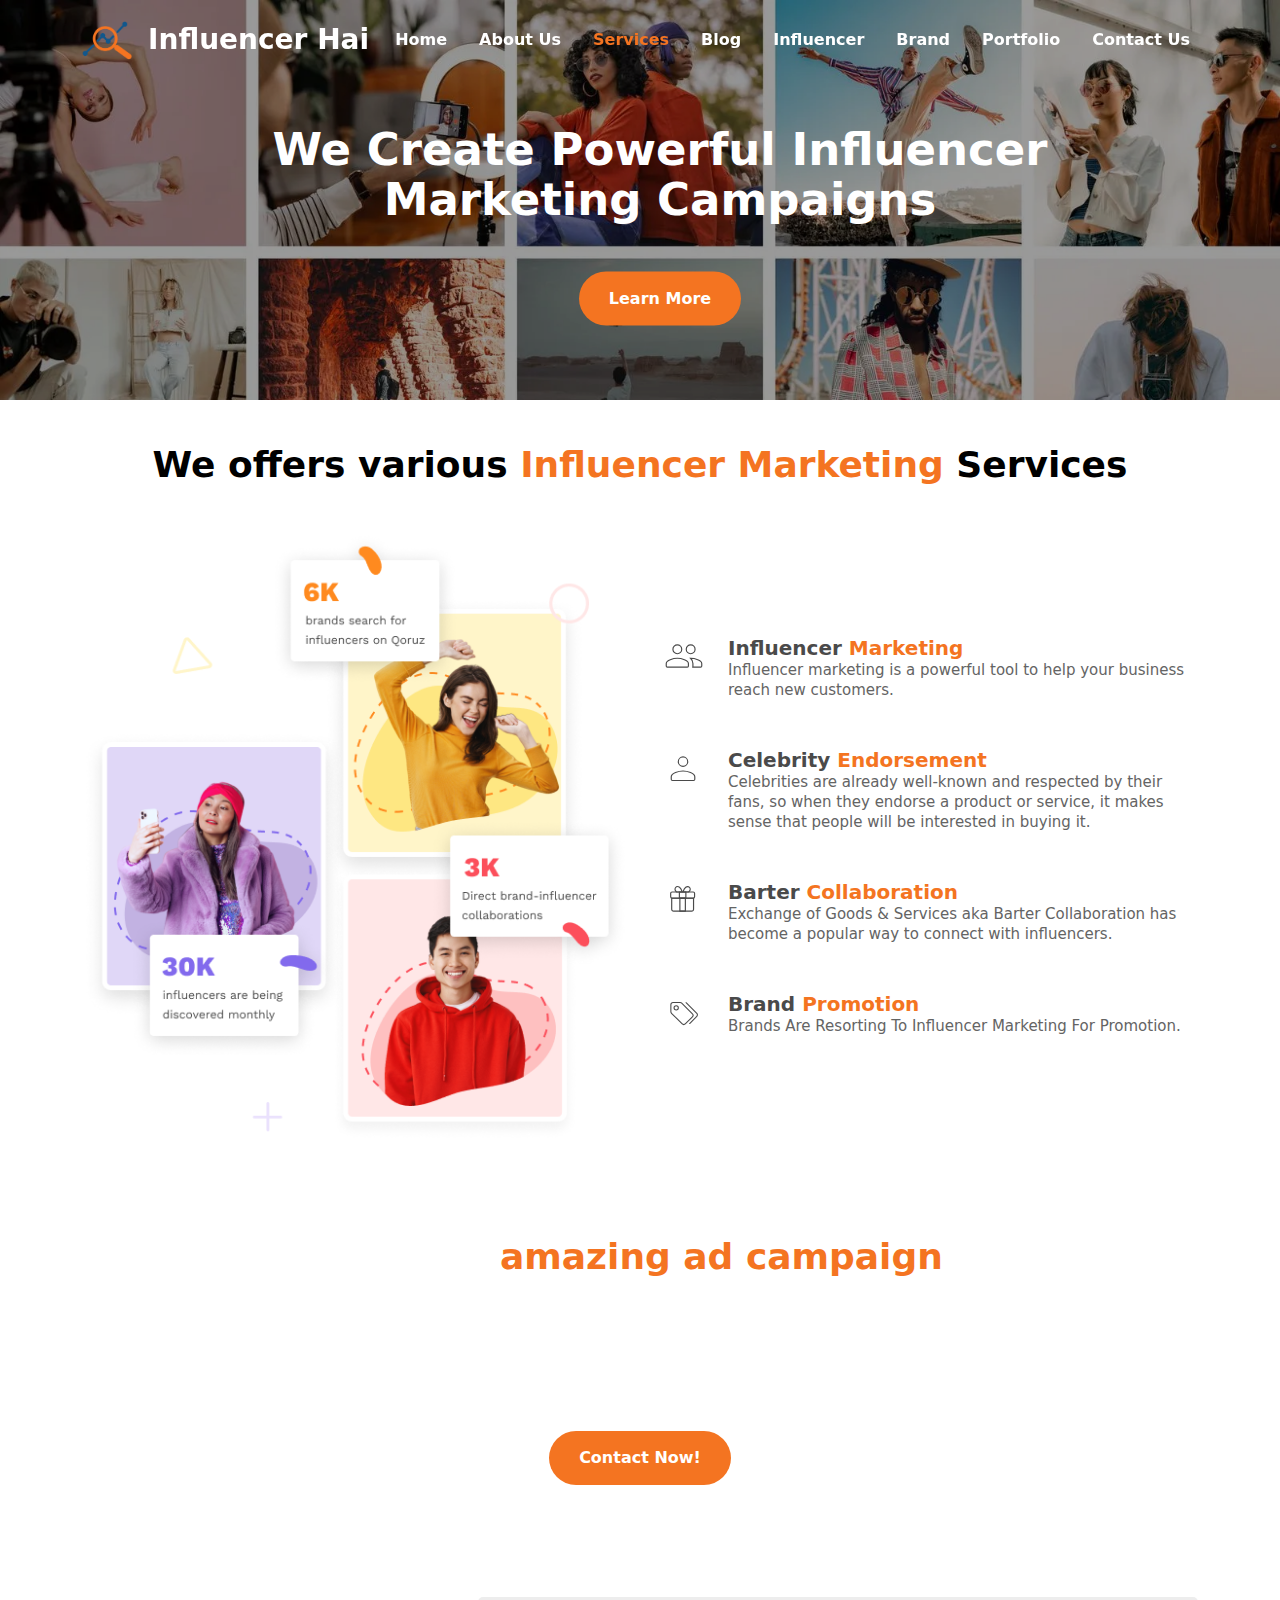
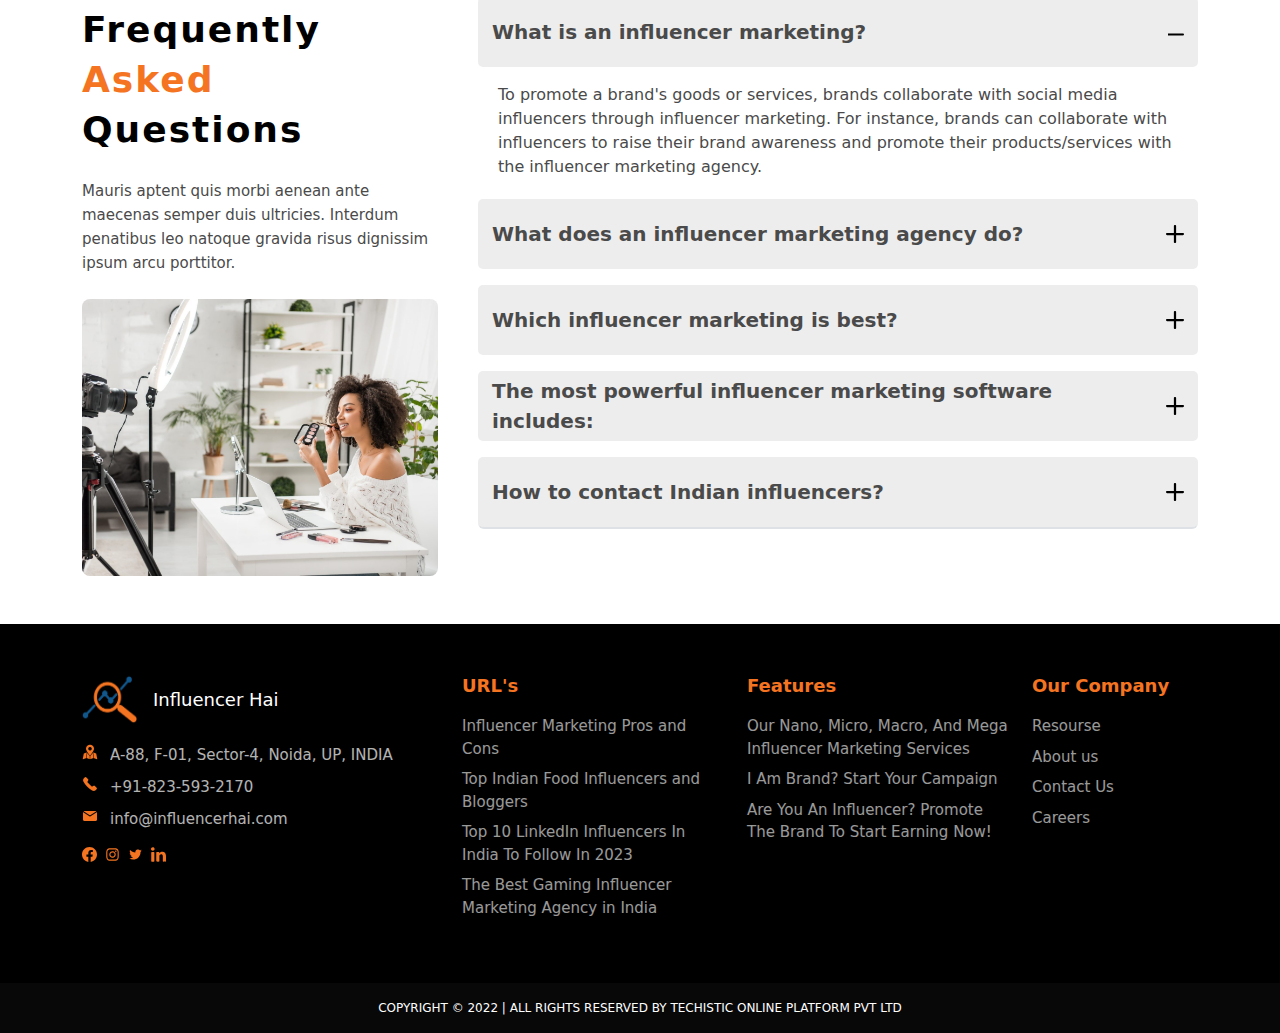
<file: servicePage.html>
<!DOCTYPE html>
<html lang="en">
<head>
    <meta charset="UTF-8">
    <meta name="viewport" content="width=device-width, initial-scale=1.0">
    <link rel="shortcut icon" href="assets/img/logo.png">
    <meta property="og:description" content="We&#039;re the best influencer marketing agency in India and the most trusted influencer marketing platform. We connect brands with influencers for better sales." />
    <title>Influencer Hai</title>
    <script src="assets/libs/jquery/jquery.js"></script>
    <link href="./assets/css/bootstrap.min.css" rel="stylesheet">
    <link href="./assets/libs/swiper/swiper-bundle.min.css" rel="stylesheet">
    <link rel="stylesheet" href="assets/libs/glightBox/css/glightbox.min.css">
    <link href="./assets/css/style.min.css" rel="stylesheet">
</head>
<body>
    <!-- navbar start  -->
        <nav class="navbar navLight navbar-expand-lg fixed-top textColour  container-fluid" aria-label="Offcanvas navbar large">
            <div class="container">
            <a class="navbar-brand logonav d-flex align-items-center" href="index.html"><img src="assets/img/logo.png" alt="logo" class="img-fluid w-100 h-100"> <span class="logoName text-white d-inline-flex ms-3">Influencer Hai</span></a>
            <button class="navbar-toggler border-0 shadow-none" type="button" data-bs-toggle="offcanvas" data-bs-target="#offcanvasNavbar2" aria-controls="offcanvasNavbar2" aria-label="Toggle navigation">
                <span class="navbar-toggler-icon menuBtn menuBtnLight "> <img src="assets/img/Menu.png" alt="menu" class="img-fluid w-100 h-100"></span>
            </button>
            <div class="offcanvas offcanvas-end" tabindex="-1" id="offcanvasNavbar2" aria-labelledby="offcanvasNavbar2Label">
                <div class="offcanvas-header">
                    <div class="offcanvas-title" id="offcanvasNavbar2Label">
                <a class="navbar-brand logonav d-flex align-items-center" href="#"><img src="assets/img/logo.png" alt="logo" class="img-fluid w-100 h-100"> <span class="logoName logoNameInner d-inline-flex ms-3">Influencer Hai</span></a>
                </div>
                <button type="button" class="menuBtnInner menuBtn border-0 d-inline-flex shdow-none bg-dark" data-bs-dismiss="offcanvas" aria-label="Close"> <img src="assets/img/Close.png" alt="menu" class="img-fluid w-100 h-100"></button>
                </div>
                <div class="offcanvas-body">
                <ul class="navbar-nav navbarNav justify-content-end flex-grow-1 gap-md-3 gap-2">
                    <li class="nav-item navItem">
                        <a class="nav-link navLInk text-white" aria-current="page" href="index.html">Home</a>
                        </li>
                    <li class="nav-item navItem">
                    <a class="nav-link navLInk text-white" href="about.html">About Us</a>
                    </li>
                    <li class="nav-item navItem">
                    <a class="nav-link navLInk active" href="servicePage.html">Services</a>
                    </li>
                    <li class="nav-item navItem">
                        <a class="nav-link navLInk text-white" href="blogpage.html">Blog</a>
                    </li>
                    <li class="nav-item navItem">
                        <a class="nav-link navLInk text-white" href="influencer.html">Influencer</a>
                    </li>
                    <li class="nav-item navItem">
                        <a class="nav-link navLInk text-white" href="brand.html">Brand</a>
                    </li>
                    <li class="nav-item navItem">
                        <a class="nav-link navLInk text-white" href="portfolio.html">Portfolio</a>
                    </li>
                    <li class="nav-item navItem">
                        <a class="nav-link navLInk text-white" href="contactus.html">Contact Us</a>
                    </li>
                    <!-- <li class="nav-item navItem">
                        <a class="nav-link navLInk" href="#">Search</a>
                    </li> -->
                </ul>
                </div>
            </div>
            </div>
        </nav>
    <!-- navbar end  -->

    <!-- hero section start  -->
        <div class="container-fluid serviceHeroFluid position-relative  px-0">
            <div class="row serviceTxt justify-content-center">
                <div class="col-sm-9 col-12 text-center">
                    <div class="serviceHeading">We Create Powerful Influencer Marketing Campaigns</div>
                </div>
                <div class="col-12 d-flex justify-content-center mt-4 mt-md-5"><button class="influencerBtn m-auto">Learn More</button></div>
            </div>
        </div>
    <!-- hero section end  -->

    <div class="container-fluid influencerFluid">
        <div class="container">
            <div class="row py-md-5 py-4">
                <div class="col-12"><div class="heading">We offers various <span>Influencer Marketing</span> Services</div></div>
            </div>
            <div class="row align-items-center pb-4 pb-md-5">
                <div class="col-md-6 col-12 mb-3 mb-md-0">
                    <div class="influencer">
                        <img src="assets/img/fluencer.png" alt="">
                    </div>
                </div>
                <div class="col-md-6 col-12">
                    <div class="row mb-xl-5 mb-3 influencerWrapper mx-0">
                        <div class="col-sm-auto col-12 d-flex justify-content-center justify-content-sm-start">
                            <div class="icons mb-3 mb-sm-0">
                                <img src="assets/img/1.svg" alt="">
                            </div>
                        </div>
                        <div class="col-sm col-12">
                            <div class="row">
                                <div class="col-12"><div class="influencerHeading text-sm-start text-center">Influencer <span>Marketing</span></div></div>
                                <div class="col-12"><div class="influencerSubHeading text-sm-start text-center">Influencer marketing is a powerful tool to help your business reach new customers.</div>
                                </div>
                            </div>
                        </div>
                    </div>
                    <div class="row mb-xl-5 mb-3 influencerWrapper mx-0">
                        <div class="col-sm-auto col-12 d-flex justify-content-center justify-content-sm-start">
                            <div class="icons mb-3 mb-sm-0">
                                <img src="assets/img/2.svg" alt="">
                            </div>
                        </div>
                        <div class="col-sm col-12">
                            <div class="row">
                                <div class="col-12"><div class="influencerHeading text-sm-start text-center">Celebrity <span>Endorsement</span></div></div>
                                <div class="col-12"><div class="influencerSubHeading text-sm-start text-center">Celebrities are already well-known and respected by their fans, so when they endorse a product or service, it makes sense that people will be interested in buying it.</div>
                                </div>
                            </div>
                        </div>
                    </div>
                    <div class="row mb-xl-5 mb-3 influencerWrapper mx-0">
                        <div class="col-sm-auto col-12 d-flex justify-content-center justify-content-sm-start">
                            <div class="icons mb-3 mb-sm-0">
                                <img src="assets/img/3.svg" alt="">
                            </div>
                        </div>
                        <div class="col-sm col-12">
                            <div class="row">
                                <div class="col-12"><div class="influencerHeading text-sm-start text-center">Barter <span>Collaboration<span></div></div>
                                <div class="col-12"><div class="influencerSubHeading text-sm-start text-center">Exchange of Goods & Services aka Barter Collaboration has become a popular way to connect with influencers.</div>
                                </div>
                            </div>
                        </div>
                    </div>
                    <div class="row influencerWrapper mx-0">
                        <div class="col-sm-auto col-12 d-flex justify-content-center justify-content-sm-start">
                            <div class="icons mb-3 mb-sm-0">
                                <img src="assets/img/4.svg" alt="">
                            </div>
                        </div>
                        <div class="col-sm col-12">
                            <div class="row">
                                <div class="col-12"><div class="influencerHeading text-sm-start text-center">Brand  <span>Promotion<span></div></div>
                                <div class="col-12"><div class="influencerSubHeading text-sm-start text-center">Brands Are Resorting To Influencer Marketing For Promotion.
                                </div>
                                </div>
                            </div>
                        </div>
                    </div>
                </div>
            </div>
        </div>
    </div>

    <!-- create Section Start -->
    <div class="container-fluid createSection">
        <div class="container h-100 py-4 py-md-5">
            <div class="row h-100 justify-content-center align-items-center">
                <div class="col-12 col-lg-10 col-xl-8 text-center pb-2 pb-md-4">
                    <div class="textSide text-white fw-bold">
                        We create <span class="text-theme1"> amazing ad campaign</span> to elevate your Business.
                    </div>
                </div>
                <div class="col-12 col-lg-11 col-xl-9 ">
                    <div class="subText text-white text-center">
                        <span class="fw-bold">Influencer Hai</span> – A data-driven team of designer & creators transforming relationships between brands, influencers, and their audiences.
                    </div>
                </div>
                <div class="col-12">
                    <button class="influencerBtn m-auto mt-4">Contact Now!</button>
                </div>
            </div>
        </div>
    </div>
    <!-- create Section Ends -->

    <!-- New Faq Section Start -->
    <div class="container-fluid newFaqSection py-4 py-md-5">
        <div class="container">
            <div class="row">
                <div class="col-12 col-lg-5 col-xl-4">
                    <div class="textImgSection">
                        <div class="row">
                            <div class="col-12 col-md-6 col-lg-12">
                                <div class="heading text-center text-md-start py-2 py-lg-4">
                                    Frequently <span class="text-theme1">Asked</span> Questions
                                </div>
                                <div class="description text-center text-md-start pb-4 pb-xl-4 ">
                                    Mauris aptent quis morbi aenean ante maecenas semper duis ultricies. Interdum penatibus leo natoque gravida risus dignissim ipsum arcu porttitor.
                                </div>
                            </div>
                            <div class="col-12 col-md-6 col-lg-12">
                                <div class="faqImg rounded-3 overflow-hidden pe3 object-fit-cover">
                                    <img src="./assets/img/ShaImg/faqSectionImg.jpg" alt="faqSectionImg" class=" w-100 h-100 img-fluid object-fit-cover">
                                </div>
                            </div>
                        </div>
                    </div>
                </div>
                <div class="col-12 col-lg-7 col-xl-8 mt-4 mt-lg-0">
                    <div class="faqQuestionStart ps-0 ps-lg-3">
                        <div class="row">
                            <div class="col-12 mx-auto d-flex flex-column gap-4">
                                <div class="accordion faqAccordian" id="accordionPanelsStayOpenExample">
                                    <div class="accordion-item shadow-none mt-3 mb-2 border-0 shadow-sm  faqAccordianitem">
                                        <div class="accordion-header shadow-none faqAccordianheader">
                                            <button class="accordion-button faqAccordianbutton gap-4 pe-5 ps-0 shadow-none fw-bold" type="button" data-bs-toggle="collapse" data-bs-target="#panelsStayOpen-collapseOne" aria-expanded="true" aria-controls="panelsStayOpen-collapseOne">
                                            What is an influencer marketing?
                                            </button>
                                        </div>
                                        <div id="panelsStayOpen-collapseOne" class="accordion-collapse collapse show">
                                            <div class="accordion-body faqAccordianbpdy ps-0 pb-0 pb-lg-1">
                                                To promote a brand's goods or services, brands collaborate with social media influencers through influencer marketing. For instance, brands can collaborate with influencers to raise their brand awareness and promote their products/services with the influencer marketing agency.
                                                <!-- <p>
                                                The key point here is that online collaborators are legitimately influential. They must persuade the people with whom a brand wishes to establish a touchpoint. Influencer marketing entails much more than finding someone with an audience and paying them or giving them exposure in exchange for saying nice things about you.
                                                </p> -->
                                            </div>
                                        </div>
                                    </div>
                                    <div class="accordion-item shadow-none mt-3 mb-2 border-0 shadow-sm faqAccordianitem">
                                    <div class="accordion-header shadow-none faqAccordianheader">
                                        <button class="accordion-button faqAccordianbutton gap-4 pe-5 ps-0 shadow-none fw-bold collapsed" type="button" data-bs-toggle="collapse" data-bs-target="#panelsStayOpen-collapseTwo" aria-expanded="false" aria-controls="panelsStayOpen-collapseTwo">
                                            What does an influencer marketing agency do?
                                        </button>
                                    </div>
                                    <div id="panelsStayOpen-collapseTwo" class="accordion-collapse collapse">
                                        <div class="accordion-body faqAccordianbpdy ps-0 pb-0 pb-lg-1">
                                            An influencer marketing agency works with renowned influencers to advertise a brand's product or/and services. While working with influencers or hiring them for your brand, influencer marketing agencies are experts in this field. They engage in activities associated with hiring an influencer throughout the entire day.
                                        </div>
                                    </div>
                                    </div>
                                    <div class="accordion-item shadow-none mt-3 mb-2 border-0 shadow-sm faqAccordianitem">
                                    <div class="accordion-header shadow-none faqAccordianheader">
                                        <button class="accordion-button faqAccordianbutton gap-4 pe-5 ps-0 shadow-none fw-bold collapsed" type="button" data-bs-toggle="collapse" data-bs-target="#panelsStayOpen-collapseThree" aria-expanded="false" aria-controls="panelsStayOpen-collapseThree">
                                            Which influencer marketing is best?
                                        </button>
                                    </div>
                                    <div id="panelsStayOpen-collapseThree" class="accordion-collapse collapse">
                                        <div class="accordion-body faqAccordianbpdy ps-0 pb-0 pb-lg-1">
                                            <strong>InfluencerHai</strong> is the best influencer marketing agency in India and a platform. InfluencerHai unites brands and social media influencers together.
                                        </div>
                                    </div>
                                    </div>
                                    <div class="accordion-item shadow-none mt-3 mb-2 border-0 shadow-sm faqAccordianitem">
                                    <div class="accordion-header shadow-none faqAccordianheader">
                                        <button class="accordion-button faqAccordianbutton gap-4 pe-5 ps-0 shadow-none fw-bold collapsed" type="button" data-bs-toggle="collapse" data-bs-target="#panelsStayOpen-collapseFour" aria-expanded="false" aria-controls="panelsStayOpen-collapseFour">
                                            The most powerful influencer marketing software includes:   
                                        </button>
                                    </div>
                                    <div id="panelsStayOpen-collapseFour" class="accordion-collapse collapse">
                                        <div class="accordion-body faqAccordianbpdy ps-0 pb-0 pb-lg-1">
                                            <ul class="listunstyled">
                                                <li><a href="javaScript:;" class="text-decoration-none faqAccordianbpdyAnc ">InfluencerHai</a></li>
                                                <li><a href="javaScript:;" class="text-decoration-none faqAccordianbpdyAnc ">GRIN: The Best Influencer Marketing Software</a></li>
                                                <li><a href="javaScript:;" class="text-decoration-none faqAccordianbpdyAnc "> Creator. co - An ecosystem where Brands and Creators unite</a></li>
                                                <li><a href="javaScript:;" class="text-decoration-none faqAccordianbpdyAnc ">Upfluence | All-in-one Affiliate & Influencer Marketing Platform</a></li>
                                                <li><a href="javaScript:;" class="text-decoration-none faqAccordianbpdyAnc ">LTK | Fashion, Home, Beauty, Fitness, and More</a></li>
                                                <li><a href="javaScript:;" class="text-decoration-none faqAccordianbpdyAnc ">Aspire: Influencer Marketing Software Platform</a></li>
                                                <li><a href="javaScript:;" class="text-decoration-none faqAccordianbpdyAnc ">Influencer marketing agency</a></li>
                                                <li><a href="javaScript:;" class="text-decoration-none faqAccordianbpdyAnc ">Influsoft</a></li>
                                            </ul>
                                        </div>
                                    </div>
                                    </div>
                                    <div class="accordion-item shadow-none mt-3 mb-2 border-0 border-bottom border-2 faqAccordianitem">
                                    <div class="accordion-header shadow-none faqAccordianheader">
                                        <button class="accordion-button faqAccordianbutton gap-4 pe-5 ps-0 shadow-none fw-bold collapsed" type="button" data-bs-toggle="collapse" data-bs-target="#panelsStayOpen-collapseFive" aria-expanded="false" aria-controls="panelsStayOpen-collapseFive">
                                            How to contact Indian influencers?
                                        </button>
                                    </div>
                                    <div id="panelsStayOpen-collapseFive" class="accordion-collapse collapse">
                                        <div class="accordion-body faqAccordianbpdy ps-0 pb-0 pb-lg-1">
                                            You may find their contact social media to get in touch or connect with an influencer marketing agency that collaborates with small-scale influencers for paid or bartered campaigns. Micro-influencers are also available on several micro-influencer networks in India.
                                        </div>
                                    </div>
                                    </div>
                                </div>
                            </div>
                        </div>
                    </div>
                </div>
            </div>
        </div>
    </div>
    <!-- New Faq Section Ends -->

    <!-- footer section  start  -->
    <div class="footer container-fluid py-4 py-md-5">
        <div class="container">
        <div class="row">
            <!-- <div class="col-12 mb-3">
            <a class="navbar-brand logonav d-flex align-items-center" href="#"><img src="assets/img/logo.png" alt="logo" class="img-fluid w-100 h-100"> <span class="logoName d-inline-flex ms-3">Influencer Hai</span></a>
            </div> -->
            <div class="col-lg-4 col-md-6">
                <div class="row">
                    <div class="col-12">
                        <div class="row gap-3">
                            <div class="col-12 ">
                            <a class="navbar-brand logonav d-flex align-items-center" href="#"><img src="assets/img/logo.png" alt="logo" class="img-fluid w-100 h-100"> <span class="logoName d-inline-flex ms-3">Influencer Hai</span></a>
                            </div>
                            <!-- <div class="col-12">
                                <div class="addresspera"> Qoruz is an influencer marketing and intelligence platform, that enables superior influencer discovery, quick and easy influencer outreach.</div>
                            </div> -->
                                <div class="col-12 ">
                                <div class="row">
                                    <div class="col-12">
                                    <a href="javascript:;" class="row text-decoration-none d-flex align-items-center ">
                                        <div class="col-auto">
                                        <div class="footerIcon d-inline-flex"><img src="assets/img/footer/Map.png" alt="map" class="img-fluid w-100 h-100"></div>
                                        </div>
                                        <div class="col ps-0">
                                        <div class="addresspera">  A-88, F-01, Sector-4, Noida, UP, INDIA </div>
                                        </div>
                                    </a>
                                    </div>
                                    <div class="col-12">
                                    <a href="javascript:;" class="row text-decoration-none d-flex align-items-center mt-2">
                                        <div class="col-auto">
                                        <div class="footerIcon d-inline-flex"><img src="assets/img/footer/Phone.png" alt="Phone" class="img-fluid w-100 h-100"></div>
                                        </div>
                                        <div class="col ps-0">
                                        <div class="addresspera"> +91-823-593-2170 </div>
                                        </div>
                                    </a>
                                    </div>
                                    <div class="col-12">
                                    <a href="javascript:;" class="row text-decoration-none d-flex align-items-center mt-2">
                                        <div class="col-auto">
                                        <div class="footerIcon d-inline-flex"><img src="assets/img/footer/mail.png" alt="Phone" class="img-fluid w-100 h-100"></div>
                                        </div>
                                        <div class="col ps-0">
                                        <div class="addresspera"> info@influencerhai.com</div>
                                        </div>
                                    </a>
                                    </div>
                                </div>
                
                                </div>
                                
                                <div class="col-12">
                                    <ul class="list-unstyled footerMenu d-flex gap-2 ">
                                    <li><a href="javascript:;" class=" socilaIcon d-flex align-items-center text-decoration-none"><img src="assets/img/footer/Facebook.svg" alt="facebook" class="img-fluid w-100 h-100"></a></li>
                                    <li><a href="javascript:;" class=" socilaIcon d-flex align-items-center text-decoration-none"><img src="assets/img/footer/instagram.svg" alt="instagram" class="img-fluid w-100 h-100"></a></li>
                                    <li><a href="javascript:;" class=" socilaIcon d-flex align-items-center text-decoration-none"><img src="assets/img/footer/twitter.svg" alt="twitter" class="img-fluid w-100 h-100"></a></li>
                                    <li><a href="javascript:;" class=" socilaIcon d-flex align-items-center text-decoration-none"><img src="assets/img/footer/Linkdin.svg" alt="Linkdin" class="img-fluid w-100 h-100"></a></li>
                                    </ul>
                                </div>
                        </div>
                    </div>
                </div>
            </div>
            <div class="col-lg-3 col-md-6">
            <div class="row">
            
                <div class="col-12">
                <div class="row gap-3">
                    <div class="col-12">
                    <div class="headingFotter"> URL's</div>
                    </div>
                    <div class="col-12">
                    <ul class="list-unstyled footerMenu d-flex gap-2 flex-column">
                        <li><a href="javascript:;" class=" footerLink d-flex align-items-center text-decoration-none">Influencer Marketing Pros and Cons</a></li>
                        <li><a href="javascript:;" class=" footerLink d-flex align-items-center text-decoration-none">Top Indian Food Influencers and Bloggers </a></li>
                        <li><a href="javascript:;" class=" footerLink d-flex align-items-center text-decoration-none">Top 10 LinkedIn Influencers In India To Follow In 2023</a></li>
                        <li><a href="javascript:;" class=" footerLink d-flex align-items-center text-decoration-none">The Best Gaming Influencer Marketing Agency in India</a></li>
                    </ul>
                    </div>
                </div>
                </div>
            </div>
            </div>
            <div class="col-lg-3 col-md-6">
            <div class="row gap-3">
                <div class="col-12">
                <div class="headingFotter"> Features</div>
                </div>
                <div class="col-12">
                <ul class="list-unstyled footerMenu d-flex gap-2 flex-column">
                    <li><a href="javascript:;" class=" footerLink d-flex align-items-center text-decoration-none">Our Nano, Micro, Macro, And Mega Influencer Marketing Services</a></li>
                    <li><a href="javascript:;" class=" footerLink d-flex align-items-center text-decoration-none">I Am Brand? Start Your Campaign</a></li>
                    <li><a href="javascript:;" class=" footerLink d-flex align-items-center text-decoration-none">Are You An Influencer? Promote The Brand To Start Earning Now!</a></li>
                    <!-- <li><a href="javascript:;" class=" footerLink d-flex align-items-center text-decoration-none">Careers</a></li> -->
                </ul>
                </div>
            </div>
            </div>
            <div class="col-lg-2 col-md-6">
                <div class="row gap-3">
                <div class="col-12">
                    <div class="headingFotter"> Our Company</div>
                </div>
                <div class="col-12">
                    <ul class="list-unstyled footerMenu d-flex gap-2 flex-column">
                    <li><a href="javascript:;" class=" footerLink d-flex align-items-center text-decoration-none">Resourse</a></li>
                    <li><a href="javascript:;" class=" footerLink d-flex align-items-center text-decoration-none">About us</a></li>
                    <li><a href="javascript:;" class=" footerLink d-flex align-items-center text-decoration-none">Contact Us</a></li>
                    <li><a href="javascript:;" class=" footerLink d-flex align-items-center text-decoration-none">Careers</a></li>
                    </ul>
                </div>
                </div>
            </div>
            <!-- <div class="col-xxl-2 col-md-6 order-lg-4 order-md-2 order-4">
            <div class="row gap-3">
                <div class="col-12">
                <div class="headingFotter"> Contact us</div>
                </div>
                <div class="col-12 ">
                <div class="row">
                    <div class="col-12">
                    <a href="javascript:;" class="row text-decoration-none d-flex align-items-center ">
                        <div class="col-auto">
                        <div class="footerIcon d-inline-flex"><img src="assets/img/footer/Map.png" alt="map" class="img-fluid w-100 h-100"></div>
                        </div>
                        <div class="col ps-0">
                        <div class="addresspera">  A-88, F-01, Sector-4, Noida, UP, INDIA </div>
                        </div>
                    </a>
                    </div>
                    <div class="col-12">
                    <a href="javascript:;" class="row text-decoration-none d-flex align-items-center mt-3">
                        <div class="col-auto">
                        <div class="footerIcon d-inline-flex"><img src="assets/img/footer/Phone.png" alt="Phone" class="img-fluid w-100 h-100"></div>
                        </div>
                        <div class="col ps-0">
                        <div class="addresspera"> +91-823-593-2170 </div>
                        </div>
                    </a>
                    </div>
                    <div class="col-12">
                    <a href="javascript:;" class="row text-decoration-none d-flex align-items-center mt-3">
                        <div class="col-auto">
                        <div class="footerIcon d-inline-flex"><img src="assets/img/footer/mail.png" alt="Phone" class="img-fluid w-100 h-100"></div>
                        </div>
                        <div class="col ps-0">
                        <div class="addresspera"> info@influencerhai.com</div>
                        </div>
                    </a>
                    </div>
                </div>

                </div>
            </div>
            </div> -->
        </div>
        </div>
    </div>
    <div class="container-fluid copyRight">
        <div class="container">
        <div class="row">
            <div class="col-12">
            <div class="copyRightHeading text-center py-3">COPYRIGHT © 2022 | ALL RIGHTS RESERVED BY TECHISTIC ONLINE PLATFORM PVT LTD</div>
            </div>
        </div>
        </div>
    </div>

    <script src="./assets/libs/bootstrap/dist/js/bootstrap.bundle.min.js"></script>
    <script src="./assets/libs/swiper/swiper-bundle.min.js"></script>
    <script src="assets/libs/glightBox/js/glightbox.min.js"></script>
    <script>
        var swiper = new Swiper(".blogslider", {
            slidesPerView: 1,
            spaceBetween: 10,
            navigation: {
                nextEl: '.nextarrow',
                prevEl: '.prevarrow',
            },
            pagination: {
                el: ".swiper-pagination",
                clickable: true
            },
            breakpoints: {
                0: {
                    slidesPerView: 1.2,
                    spaceBetween: 20,
                },
                576: {
                    slidesPerView: 2.2,
                    spaceBetween: 15,
                },
                768: {
                    slidesPerView: 3,
                    spaceBetween: 15,
                },
                992: {
                    slidesPerView: 3.5,
                    spaceBetween: 15,
                },
                1200: {
                    slidesPerView: 4,
                    spaceBetween: 15,
                },
                1300: {
                    slidesPerView: 4,
                    spaceBetween: 15,
                },
            },
        });
    </script>
    <!-- team slider start -->
    <script>
        var swiper = new Swiper(".teamslider", {
            slidesPerView: 1,
            spaceBetween: 10,
            // navigation: {
            //     nextEl: '.nextarrow',
            //     prevEl: '.prevarrow',
            // },
            pagination: {
                el: ".teamdots",
                clickable: true
            },
            breakpoints: {
                0: {
                    slidesPerView: 1.2,
                    spaceBetween: 20,
                },
                500: {
                    slidesPerView: 1.5,
                    spaceBetween: 15,
                },
                768: {
                    slidesPerView: 2,
                    spaceBetween: 15,
                },
                991: {
                    slidesPerView: 2,
                    spaceBetween: 15,
                },
                1200: {
                    slidesPerView: 2,
                    spaceBetween: 15,
                },
                1201: {
                    slidesPerView: 2,
                    spaceBetween: 15,
                },
            },
        });
    </script>

    <!-- team slider end -->
    <script>
        var swiper = new Swiper(".testiSwiper", {
            // centeredSlides: true,
        //     autoplay: {
        //     delay: 2500,
        //     disableOnInteraction: false,
        // },
        pagination: {
            el: ".dotsarrow",
            clickable: true,
        },
        breakpoints: {
    576: {
        slidesPerView: 1.5,
        spaceBetween: 20,
    },
    768: {
        slidesPerView: 2,
        spaceBetween: 20,
    },
    992: {
        slidesPerView: 2.5,
        spaceBetween: 20,
    },
    1200: {
        slidesPerView: 3,
        spaceBetween: 20,
    },
    1400: {
        slidesPerView: 3,
        spaceBetween: 20,
    },
},
        });
    </script>
    <script>
        let willChangeImgs = document.querySelectorAll('.willChangeImg')
        willChangeImgs.forEach(img=> {
            setInterval(()=>{
                if(img.classList.contains('active')) {
                    img.classList.remove('active')
                }else {
                    img.classList.add('active')
                }
            }, 4000)
        })
    </script>
    <script>
        var glightbox = GLightbox({
            loop: true,
            selector: ".glightboxx",
        });
    </script>
    <script>
        $(window).scroll(function () {
            var scroll = $(window).scrollTop();
            if (scroll <= 120) {
                $("nav.navbar").removeClass("nav-active");
            } else {
                $("nav.navbar").addClass("nav-active");
            }
        });
    </script>
</body>
</html>
</file>
<file: assets/css/style.min.css>
.heading{font-style:normal;font-weight:700;font-size:25px;line-height:34px;color:#000;text-align:center}.heading span{color:#f47421}@media only screen and (min-width: 992px){.heading{font-size:36px}}.subHeading{margin-top:5px;font-style:normal;font-weight:600;color:#4a4a4a;text-align:center;font-size:16px;line-height:20px}@media only screen and (min-width: 992px){.subHeading{font-size:24px;line-height:36px;margin-top:10px}}.influencerFluid .influencer{width:100%;height:100%}.influencerFluid .influencer img{width:100%;height:100%;-o-object-fit:cover;object-fit:cover}.influencerFluid .influencerWrapper{border:1px solid;border-color:#cacaca;border-radius:5px;padding:20px 10px}@media only screen and (min-width: 576px){.influencerFluid .influencerWrapper{border:0;padding:0}}.influencerFluid .influencerWrapper .icons{width:40px;height:40px}.influencerFluid .influencerWrapper .icons img{width:100%;height:100%}.influencerFluid .influencerWrapper .influencerHeading{font-style:normal;font-weight:700;font-size:16px;line-height:24px;color:#4a4a4a}.influencerFluid .influencerWrapper .influencerHeading span{color:#f47421}@media only screen and (min-width: 992px){.influencerFluid .influencerWrapper .influencerHeading{font-size:20px}}.influencerFluid .influencerWrapper .influencerSubHeading{font-style:normal;font-weight:400;font-size:14px;line-height:24px;color:#646464}@media only screen and (min-width: 992px){.influencerFluid .influencerWrapper .influencerSubHeading{font-size:15px;line-height:20px}}.influencerCategoriesFluid .categoryRow{flex-wrap:nowrap;overflow-x:auto}@media only screen and (min-width: 576px){.influencerCategoriesFluid .categoryRow{flex-wrap:wrap}}.influencerCategoriesFluid .categoryWrapper{border:1px solid;border-color:#e3e3e3;border-radius:5px;justify-content:center;align-items:center;transition:.3s ease-in-out;padding:10px;background-color:#fff}@media only screen and (min-width: 1200px){.influencerCategoriesFluid .categoryWrapper{padding:20px 10px}}.influencerCategoriesFluid .categoryWrapper:hover{transform:translateY(-10px)}.influencerCategoriesFluid .categoryWrapper:hover .categoryAnchor img{transform:translateX(5px)}.influencerCategoriesFluid .categoryWrapper .categoryIcon{width:40px;height:40px}.influencerCategoriesFluid .categoryWrapper .categoryIcon img{width:100%;height:100%;-o-object-fit:contain;object-fit:contain}.influencerCategoriesFluid .categoryWrapper .categoryHeading{font-style:normal;font-weight:700;line-height:20px;color:#4a4a4a;font-size:14px}@media only screen and (min-width: 1200px){.influencerCategoriesFluid .categoryWrapper .categoryHeading{font-size:16px;line-height:20px}}.influencerCategoriesFluid .categoryWrapper .categoryAnchor{color:#f47421;text-decoration:none;border-radius:5px;font-size:13px;line-height:20px;overflow:hidden;text-overflow:ellipsis;display:-webkit-box !important;-webkit-line-clamp:1;-webkit-box-orient:vertical}@media only screen and (min-width: 1200px){.influencerCategoriesFluid .categoryWrapper .categoryAnchor{font-size:13px;line-height:24px}}.influencerCategoriesFluid .categoryWrapper .categoryAnchor img{margin-left:5px;width:10px;height:10px;transition:.3s ease-in-out}.newEraFluid{text-align:center;overflow:hidden}.newEraFluid>.container>.row{z-index:2}.newEraFluid .newEraPara{color:#4a4a4a;width:500px;z-index:2;font-size:14px}@media only screen and (min-width: 576px){.newEraFluid .newEraPara{font-size:15px}}@media only screen and (min-width: 992px){.newEraFluid .newEraPara{font-size:18px}}.newEraFluid .askBtn{background-color:#f47421;border-radius:5px;font-weight:500;border:1px solid;color:#fff;transition:.3s linear;margin-right:8px;z-index:2;font-size:12px;padding:10px}@media only screen and (min-width: 992px){.newEraFluid .askBtn{padding:10px 20px;font-size:15px}}.newEraFluid .askBtn:hover{border:1px solid #f47421;background-color:rgba(0,0,0,0);color:#f47421}.newEraFluid .learnBtn{border-color:#f47421;border:1px solid;border-radius:5px;font-size:12px;font-weight:500;color:#f47421;transition:.3s linear;background-color:rgba(0,0,0,0);padding:10px}@media only screen and (min-width: 992px){.newEraFluid .learnBtn{font-size:15px;padding:10px 20px}}.newEraFluid .learnBtn:hover{background-color:#f47421;color:#fff}.newEraFluid .images{width:150px;height:150px;position:absolute;top:60%;left:150px}.newEraFluid .images::after{content:"";background-image:url(../img/actress4.jpeg);position:absolute;top:-100%;left:-113px;width:100px;height:100px;background-repeat:no-repeat;background-position:center top;border-radius:50%;background-size:cover}.newEraFluid .images::before{content:"";background-image:url(../img/actress5.jpeg);position:absolute;top:-166%;left:110px;width:80px;height:80px;background-repeat:no-repeat;background-position:center top;background-size:cover;border-radius:50%}.newEraFluid .images img{width:100%;height:100%;-o-object-fit:cover;object-fit:cover;border-radius:50%}.newEraFluid .imagesRyt{width:150px;height:150px;position:absolute;top:4%;right:28px;z-index:1}.newEraFluid .imagesRyt::after{content:"";background-size:cover;background-image:url(../img/actress1.jpeg);position:absolute;top:210%;left:7px;width:35px;height:35px;background-repeat:no-repeat;background-position:center top;border-radius:50%}.newEraFluid .imagesRyt::before{content:"";background-size:cover;background-image:url(../img/actress2.jpeg);position:absolute;top:126%;left:-117px;width:80px;height:80px;background-repeat:no-repeat;background-position:center top;border-radius:50%}.newEraFluid .imagesRyt img{width:100%;height:100%;-o-object-fit:cover;object-fit:cover;border-radius:50%}.askBtn{background-color:#f47421;border-radius:5px;font-weight:500;border:1px solid;color:#fff;transition:.3s linear;margin-right:8px;z-index:2;font-size:12px;padding:10px;z-index:5;position:relative}@media only screen and (min-width: 992px){.askBtn{padding:10px 20px;font-size:15px}}.askBtn:hover{border:1px solid #f47421;background-color:rgba(0,0,0,0);color:#f47421}.serviceHeroFluid{padding-top:130px;padding-bottom:70px;overflow:hidden;height:300px}@media only screen and (min-width: 576px){.serviceHeroFluid{padding-bottom:70px}}@media only screen and (min-width: 768px){.serviceHeroFluid{height:400px;padding-bottom:80px}}.serviceHeroFluid::after{content:"";background-image:url(./../img/serviceImg.webp);position:absolute;top:0;left:0;background-repeat:no-repeat;background-size:cover;background-position:top;width:100%;height:100%;z-index:1}.serviceHeroFluid::before{content:"";width:100%;height:100%;background-color:rgba(0,0,0,.4);position:absolute;top:0;left:0;z-index:2}.serviceHeroFluid .serviceTxt{z-index:4;position:relative;top:50%;transform:translate(-50%, -50%);left:50%;margin:0;text-align:center}@media only screen and (min-width: 576px){.serviceHeroFluid .serviceTxt{top:50%;transform:translateY(-50%);left:20px;text-align:start}}.serviceHeroFluid .serviceTxt .serviceHeading{font-weight:700;color:#fff;line-height:110%;font-size:25px}@media only screen and (min-width: 576px){.serviceHeroFluid .serviceTxt .serviceHeading{font-size:32px}}@media only screen and (min-width: 768px){.serviceHeroFluid .serviceTxt .serviceHeading{font-size:40px}}@media only screen and (min-width: 992px){.serviceHeroFluid .serviceTxt .serviceHeading{font-size:45px}}.serviceHeroFluid .serviceTxt .learnBtn{border:0;background-color:#fff;color:#f47421;font-weight:600;border-radius:5px;margin-top:30px;transition:.3s linear;padding:5px 15px;font-size:12px}@media only screen and (min-width: 576px){.serviceHeroFluid .serviceTxt .learnBtn{padding:10px 20px}}@media only screen and (min-width: 768px){.serviceHeroFluid .serviceTxt .learnBtn{font-size:14px}}.serviceHeroFluid .serviceTxt .learnBtn:hover{background-color:#f47421;color:#fff}.influencerBtn{color:#fff;background-color:#f47421;border-style:solid;border-width:0px 0px 0px 0px;border-radius:30px 30px 30px 30px;font-weight:600;text-decoration:none;transition:.3s ease-in-out;padding:12px 24px;font-size:12px;display:flex;margin:auto}.influencerBtn.zIndex{z-index:5}.influencerBtn.influencerBtn1{margin:auto}@media only screen and (min-width: 992px){.influencerBtn.influencerBtn1{margin-left:0}}.influencerBtn:hover{background-color:#11578c;transform:scale(1.1)}@media only screen and (min-width: 768px){.influencerBtn{padding:15px 30px;font-size:16px;margin-left:0}}.navbar.nav-active .navLInk{color:#000 !important}.navbar.nav-active .navLInk.active{color:#f47421 !important}.navbar.nav-active .logoName{color:#000 !important}.heroSection{color:#fff;position:relative;align-items:center;padding-top:80px;min-height:100vh}@media only screen and (min-width: 768px){.heroSection{padding-top:0}}.heroSection::after{content:"";background-image:url(./../img/bg.jpg);background-repeat:no-repeat;background-position:center;background-size:cover;width:100%;height:100%;position:absolute;top:0;left:0}@media only screen and (min-width: 576px){.heroSection{color:#fff;position:relative;align-items:center}}@media only screen and (min-width: 1200px){.heroSection{height:100vh}}.heroSection .heroImage{z-index:6;position:relative}.heroSection .heroImage img{width:100%;height:100%;-o-object-fit:contain;object-fit:contain}.heroSection .heroTxtWrapper{z-index:5;position:relative}.heroSection .videoBg .videoInner{-o-object-position:right;object-position:right}@media only screen and (min-width: 1200px){.heroSection .videoBg .videoInner{-o-object-position:unset;object-position:unset}}.heroSection .HeroHeading{font-size:27px;color:#11578c;line-height:32px}@media only screen and (min-width: 768px){.heroSection .HeroHeading{font-size:30px;line-height:36px}}@media only screen and (min-width: 992px){.heroSection .HeroHeading{font-size:35px;line-height:42px}}@media only screen and (min-width: 1200px){.heroSection .HeroHeading{font-size:42px;line-height:52px}}.heroSection .heroPera{font-size:16px;color:#4a4a4a}@media only screen and (min-width: 576px){.heroSection .heroPera{font-size:16px;line-height:normal}}@media only screen and (min-width: 992px){.heroSection .heroPera{font-size:20px}}.heroSection .searchBox{max-width:557px;min-height:62px;border-radius:60px;position:relative;background-color:#fff;display:flex;align-items:center;padding:0px;border:2px solid #8371a9}@media only screen and (min-width: 992px){.heroSection .searchBox{max-width:557px;min-height:72px;border-radius:60px;position:relative;background-color:#fff;display:flex;align-items:center;padding:15px;border:4px solid #11578c}}.heroSection .searchBox .Dropdown .dropbtn{font-size:13px;color:#f47421;font-weight:700}.heroSection .searchBox .Dropdown .dropbtn::after{background-image:url(../img/downarrow.svg);background-repeat:no-repeat;background-size:cover;width:15px;height:15px;top:100px;border:none !important}@media only screen and (min-width: 576px){.heroSection .searchBox .Dropdown .dropbtn{font-size:16px;color:#f47421;font-weight:700}}@media only screen and (min-width: 576px){.heroSection .searchBox .Dropdown .dropbtn{font-size:18px;color:#f47421;font-weight:700}}.heroSection .searchBox .Dropdown .IconMedia{width:18px;height:18px}@media only screen and (min-width: 576px){.heroSection .searchBox .Dropdown .IconMedia{width:14px;height:14px}}.heroSection .searchBox .Dropdown .DropMenu{background-color:#fff;border-radius:10px;border:none;max-width:200px}.heroSection .searchBox .Dropdown .DropMenu .dropdown-item{font-size:14px;color:#4a4a4a}@media only screen and (min-width: 576px){.heroSection .searchBox .Dropdown .DropMenu .dropdown-item{font-size:16px;font-weight:700;color:#4a4a4a;transition:all .3s ease-in-out}.heroSection .searchBox .Dropdown .DropMenu .dropdown-item .IconMedia{filter:grayscale(1)}.heroSection .searchBox .Dropdown .DropMenu .dropdown-item:hover{color:#f47421}.heroSection .searchBox .Dropdown .DropMenu .dropdown-item:hover .IconMedia{filter:none}}@media only screen and (min-width: 768px){.heroSection .searchBox .Dropdown .DropMenu .dropdown-item{font-size:18px;font-weight:700;color:#4a4a4a;transition:all .3s ease-in-out}.heroSection .searchBox .Dropdown .DropMenu .dropdown-item .IconMedia{filter:grayscale(1)}.heroSection .searchBox .Dropdown .DropMenu .dropdown-item:hover{color:#f47421}.heroSection .searchBox .Dropdown .DropMenu .dropdown-item:hover .IconMedia{filter:none}}.heroSection .searchBox .searchInput{font-size:14px;font-weight:700;color:#000}.heroSection .searchBox .searchInput::-moz-placeholder{font-size:14px;font-weight:700;color:#000}.heroSection .searchBox .searchInput::placeholder{font-size:14px;font-weight:700;color:#000}@media only screen and (min-width: 576px){.heroSection .searchBox .searchInput{font-size:18px;font-weight:700;color:#000}.heroSection .searchBox .searchInput::-moz-placeholder{font-size:18px;font-weight:700;color:#000}.heroSection .searchBox .searchInput::placeholder{font-size:18px;font-weight:700;color:#000}}.heroSection .searchBox .searchicon{height:24px;width:24px;margin-right:10px}.heroSection .searchBox .searchInner{top:100%;transform:translate(0, 7px);max-height:30vh;height:30vh;padding:8px 10px}@media only screen and (min-width: 576px){.heroSection .searchBox .searchInner{top:100%;transform:translate(0, 7px);max-height:50vh;height:50vh;padding:20px 30px}}.heroSection .searchBox .searchInner .searchLi{padding:10px 15px}@media only screen and (min-width: 576px){.heroSection .searchBox .searchInner .searchLi{transition:all .3s ease;padding:20px 30px}}.heroSection .searchBox .searchInner .searchLi:hover{background-color:rgba(255,200,200,.658)}.heroSection .searchBox .searchInner .searchLi .innerDropdown{font-size:13px;color:#4a4a4a;font-weight:700;opacity:.9}@media only screen and (min-width: 576px){.heroSection .searchBox .searchInner .searchLi .innerDropdown{font-size:14px;color:#4a4a4a;font-weight:700;opacity:.9}}@media only screen and (min-width: 768px){.heroSection .searchBox .searchInner .searchLi .innerDropdown{font-size:18px;color:#4a4a4a;font-weight:700;opacity:.9}}.heroSection .searchBox .searchInner .searchLi .innerDropdown .arrowIcon{width:14px;height:14px;transform:rotate(-45deg)}@media only screen and (min-width: 576px){.heroSection .searchBox .searchInner .searchLi .innerDropdown .arrowIcon{width:14px;height:14px;transform:rotate(-45deg)}}@media only screen and (min-width: 768px){.heroSection .searchBox .searchInner .searchLi .innerDropdown .arrowIcon{width:18px;height:18px;transform:rotate(-45deg)}}.heroSection .searchBox .searchInner .searchLi .innerDropdown .inndrSubheading{font-size:10px;font-weight:600}@media only screen and (min-width: 576px){.heroSection .searchBox .searchInner .searchLi .innerDropdown .inndrSubheading{font-size:13px;font-weight:600}}.heroSection .searchBox .searchInnerData{padding:7px 12px;color:#000;font-size:14px;font-weight:500;transition:all .3s ease-in-out}.heroSection .searchBox .searchInnerData:hover{background-color:#f2f2f2}.heroSection .searchBox .searchInput:focus~.searchInner{display:block !important}.heroSection .searchBox .searchdrop .dropdownBtn{font-size:14px;font-weight:500;color:#000}.heroSection .searchBox .searchdrop .searchMenu{transform:translateY(7px);max-height:50vh;min-width:auto}.heroSection .heroBrand{width:100%;background-color:#170c2a;box-shadow:rgba(0,0,0,.15) 0px 1px 3px 1px;border-radius:60px 60px 0px 0px;padding:var(--space-2xl)}.heroSection .heroBrand .brandIcon{height:30px}@media only screen and (min-width: 576px){.heroSection .heroBrand .brandIcon{height:40px}}.counterSection .counterCard{background-color:#fff;box-shadow:0px 1px 3px 1px rgba(0,0,0,.15);border-radius:0px 0px 40px 40px;padding:1.5rem}@media only screen and (min-width: 576px){.counterSection .counterCard{background-color:#fff;box-shadow:0px 1px 3px 1px rgba(0,0,0,.15);border-radius:0px 0px 60px 60px;padding:1.5rem}}.counterSection .counterCard .iconuser{background-color:#8d4aff;box-shadow:rgba(0,0,0,.1) 0px 18px 16px -3px;width:30px;height:30px;border-radius:50%;overflow:hidden;margin-top:10px;flex-shrink:0}@media only screen and (min-width: 576px){.counterSection .counterCard .iconuser{background-color:#8d4aff;box-shadow:rgba(0,0,0,.1) 0px 18px 16px -3px;width:40px;height:40px;border-radius:50%;overflow:hidden;margin-top:14px;flex-shrink:0}}@media only screen and (min-width: 576px){.counterSection .counterCard .iconuser{background-color:#8d4aff;box-shadow:rgba(0,0,0,.1) 0px 18px 16px -3px;width:44px;height:44px;border-radius:50%;overflow:hidden;margin-top:14px;flex-shrink:0}}.counterSection .counterCard .counterHeading{font-size:22px;font-weight:700;color:#000}@media only screen and (min-width: 576px){.counterSection .counterCard .counterHeading{font-size:30px;font-weight:700;color:#000}}@media only screen and (min-width: 768px){.counterSection .counterCard .counterHeading{font-size:40px;font-weight:700;color:#000}}@media only screen and (min-width: 992px){.counterSection .counterCard .counterHeading{font-size:48px;font-weight:700;color:#000}}.counterSection .counterCard .counterPera{font-size:14px;font-weight:600;color:#666}@media only screen and (min-width: 576px){.counterSection .counterCard .counterPera{font-size:1.3rem;font-weight:600;color:#666}}@media only screen and (min-width: 768px){.counterSection .counterCard .counterPera{font-size:1.4rem;font-weight:600;color:#666}}.ourClient .clientContent .headingClient{font-size:22px;line-height:32px;color:#000;font-weight:700}@media only screen and (min-width: 576px){.ourClient .clientContent .headingClient{font-size:24px;line-height:26px;color:#000;font-weight:700}}@media only screen and (min-width: 768px){.ourClient .clientContent .headingClient{font-size:34px;line-height:52px;color:#000;font-weight:700}}@media only screen and (min-width: 768px){.ourClient .clientContent .headingClient{font-size:40px;line-height:38px;color:#000;font-weight:700}}.ourClient .clientContent .headingClient .subheadingClient{color:#f47421}.ourClient .clientContent .pera{font-size:16px;color:#000;font-weight:600}@media only screen and (min-width: 576px){.ourClient .clientContent .pera{font-size:16px;color:#000;font-weight:600}}@media only screen and (min-width: 768px){.ourClient .clientContent .pera{font-size:20px;color:#000;font-weight:600}}.ourClient .cardImg{box-shadow:rgba(0,0,0,.05) -5px 4px 36px;border-radius:4px;height:100px;padding:10px;background:#fff;display:flex;align-items:center;justify-content:center;align-items:center;border:none}.ourClient .cardImg.active .clientImg{display:none}.ourClient .cardImg.active .clientImg2{display:block !important}.ourClient .cardImg .clientImg{height:100px;padding:10px}.ourClient .cardImg .clientImg2{height:100px}.brandHeroSection{background-image:url(../img/brand/hero-9-img.png) !important;background-repeat:no-repeat;background-size:cover;padding-top:80px;min-height:80vh}@media only screen and (min-width: 1200px){.brandHeroSection{min-height:100vh}}.brandHeroSection .HeroHeading{font-size:25px;color:#11578c;line-height:32px}@media only screen and (min-width: 768px){.brandHeroSection .HeroHeading{font-size:30px;line-height:36px}}@media only screen and (min-width: 992px){.brandHeroSection .HeroHeading{font-size:35px;line-height:42px}}@media only screen and (min-width: 1200px){.brandHeroSection .HeroHeading{font-size:42px;line-height:52px}}.brandHeroSection .heroPera{font-size:16px;color:#4a4a4a}@media only screen and (min-width: 576px){.brandHeroSection .heroPera{font-size:16px;line-height:normal}}@media only screen and (min-width: 992px){.brandHeroSection .heroPera{font-size:20px}}.brandHeroSection .heroImage{z-index:6;position:relative}.brandHeroSection .heroImage img{width:100%;height:100%;-o-object-fit:contain;object-fit:contain;aspect-ratio:1/.7}@media only screen and (min-width: 992px){.brandHeroSection .heroImage img{width:100%;height:100%;-o-object-fit:contain;object-fit:contain;aspect-ratio:unset}}.aboutUs .cardAbout{border-radius:5px;padding:20px;background-color:#646464 !important}@media only screen and (min-width: 768px){.aboutUs .cardAbout{padding:30px}}@media only screen and (min-width: 992px){.aboutUs .cardAbout{padding:40px}}.aboutUs .cardAbout .cardHeading{font-size:22px;line-height:30px;color:#fff;font-weight:600}@media only screen and (min-width: 768px){.aboutUs .cardAbout .cardHeading{font-size:25px;line-height:32px}}@media only screen and (min-width: 768px){.aboutUs .cardAbout .cardHeading{font-size:30px;line-height:38px}}.aboutUs .devolopements-benefits-box{background-color:#646464 !important;background-size:cover;transition:all .3s ease-in-out}.aboutUs .devolopements-benefits-box:hover .devolopements-benefits-box-count{border-radius:10px}.aboutUs .devolopements-benefits-box .headingCardInner{color:#fff;font-size:18px;align-items:center}@media only screen and (min-width: 576px){.aboutUs .devolopements-benefits-box .headingCardInner{font-size:20px;align-items:start}}.aboutUs .devolopements-benefits-box .peraCard{font-size:14px;color:#fff;opacity:.7;margin-top:10px;display:-webkit-box;-webkit-line-clamp:3;-webkit-box-orient:vertical;overflow:hidden;text-overflow:ellipsis;align-items:center}@media only screen and (min-width: 576px){.aboutUs .devolopements-benefits-box .peraCard{font-size:16px;align-items:start}}.aboutUs .devolopements-benefits-box .positionCard{color:#fff;font-size:12px}.aboutUs .devolopements-benefits-box .devolopements-benefits-box-count{position:absolute;left:50%;transform:translateX(-50%);top:-25px;background-color:#f47421;width:50px;height:50px;border-radius:10px;display:flex;align-items:center;justify-content:center;font-weight:900;color:#fff;font-size:20px;transition:.5s;transition:all .3s ease-in-out}@media only screen and (min-width: 576px){.aboutUs .devolopements-benefits-box .devolopements-benefits-box-count{left:3px;font-size:24px;height:50px;border-radius:50px;top:20px}}.formStart .formFloat{border-color:red !important}.formStart .formFloat::-moz-placeholder{color:#11578c !important}.formStart .formFloat::placeholder{color:#11578c !important}.formStart .formFloat .formFloatinput{color:#fff !important}.formStart .formFloat .formFloatinput:focus{border-color:#fff !important}.formStart .formFloat .formFloatinputlabel{color:#fff !important;font-size:14px !important}@media only screen and (min-width: 576px){.formStart .formFloat .formFloatinputlabel{font-size:16px !important}}.formStart .formFloat .formFloatinputlabel::after{background:rgba(0,0,0,0) !important}.formStart .formFloat .formFloatinputtextarea{height:120px}@media only screen and (min-width: 576px){.formStart .formFloat .formFloatinputtextarea{height:150px}}.servicesSection .servicesCard{padding:15px;background:#ecf5fd;border-radius:10px;transition:all .3s ease-in-out}@media only screen and (min-width: 576px){.servicesSection .servicesCard{padding:30px}.servicesSection .servicesCard:hover{transform:translateY(-10px)}.servicesSection .servicesCard:hover .cardImg{transform:rotate(0deg)}.servicesSection .servicesCard:hover .cardHeading{color:#f47421}}.servicesSection .servicesCard .cardImg{width:55px;height:55px;box-shadow:0px 1px 3px 1px rgba(0,0,0,.15);border-radius:10px;padding:7px;transform:rotate(-5deg);background-color:#fff;transition:all .3s ease-in-out}@media only screen and (min-width: 576px){.servicesSection .servicesCard .cardImg{width:65px;height:65px;padding:10px}}.servicesSection .servicesCard .cardHeading{font-size:18px;color:#000;font-weight:700;transition:all .3s ease-in-out}@media only screen and (min-width: 576px){.servicesSection .servicesCard .cardHeading{font-size:20px}}@media only screen and (min-width: 768px){.servicesSection .servicesCard .cardHeading{font-size:22px}}@media only screen and (min-width: 992px){.servicesSection .servicesCard .cardHeading{font-size:24px}}.servicesSection .servicesCard .cardPera{font-size:14px;color:#000;font-weight:400;display:-webkit-box;-webkit-line-clamp:3;-webkit-box-orient:vertical;overflow:hidden;text-overflow:ellipsis}@media only screen and (min-width: 576px){.servicesSection .servicesCard .cardPera{font-size:16px}}.videoSectionmember .VideoCard{border-radius:10px;width:100% !important;cursor:pointer;overflow:hidden;transition:all .3s ease-in-out}@media only screen and (min-width: 576px){.videoSectionmember .VideoCard:hover .videoImg2 img{transform:scale(1.1)}}.videoSectionmember .VideoCard .videoImg2{height:400px;transition:all .3s ease-in-out}.videoSectionmember .VideoCard .videoImg2 img{transition:all .3s ease-in-out;border-radius:10px;-o-object-fit:cover;object-fit:cover}.videoSectionmember .VideoCard .badgeInsta{padding:8px 16px;height:30px;background-color:#11578c;font-size:12px;color:#fff;font-weight:400;width:-moz-fit-content;width:fit-content;position:absolute;top:8px;left:8px}.videoSectionmember .VideoCard .badgeInsta .iconInsta{width:16px;height:16px}.videoSectionmember .VideoCard .profileCardinner{position:absolute;bottom:8px;left:8px;right:8px;padding:10px;height:55px;background-color:rgba(255,255,255,.712)}@media only screen and (min-width: 576px){.videoSectionmember .VideoCard .profileCardinner{height:65px}}.videoSectionmember .VideoCard .profileCardinner .userIMgsmall{width:40px;height:40px;border-radius:50%}@media only screen and (min-width: 576px){.videoSectionmember .VideoCard .profileCardinner .userIMgsmall{width:50px;height:50px}}.videoSectionmember .VideoCard .profileCardinner .nameUser{font-size:14px;color:#000;font-weight:600}.videoSectionmember .VideoCard .profileCardinner .profileuser{font-size:12px;color:#000;font-weight:400}.videoSectionmember .VideoCard .playsvg{border:2px solid #fff;border-radius:50%;padding:20px;background-color:rgba(0,0,0,.4);position:absolute;z-index:5;top:50%;left:50%;transform:translate(-50%, -50%);right:20%;width:60px !important;height:60px !important;display:flex;justify-content:center;align-items:center;opacity:1}@media only screen and (min-width: 992px){.videoSectionmember .VideoCard .playsvg{opacity:1}}.videoSectionmember .VideoCard .playsvg img{width:15px !important;height:15px !important}.videoSectionmember .VideoCard .swiper{width:100%;height:100%}@keyframes waves{0%{transform:scale(0.2, 0.2);opacity:0;-ms-filter:"progid:DXImageTransform.Microsoft.Alpha(Opacity=0)"}50%{opacity:.9;-ms-filter:"progid:DXImageTransform.Microsoft.Alpha(Opacity=90)"}100%{transform:scale(0.9, 0.9);opacity:0;-ms-filter:"progid:DXImageTransform.Microsoft.Alpha(Opacity=0)"}}.waves{position:absolute;width:150px;height:150px;background:rgba(0,0,0,.3);opacity:0;-ms-filter:"progid:DXImageTransform.Microsoft.Alpha(Opacity=0)";border-radius:100%;right:-45px !important;bottom:-49px !important;z-index:-1;animation:waves 3s ease-in-out infinite}.wave-1{animation-delay:0s}.wave-2{animation-delay:1s}.wave-3{animation-delay:2s}.askBtn{background-color:#f47421;padding:8px 16px;border-radius:5px;font-size:14px;font-weight:500;border:1px solid;color:#fff;transition:.3s linear;margin-right:8px;z-index:2}@media only screen and (min-width: 576px){.askBtn{background-color:#f47421;padding:10px 20px;border-radius:5px;font-size:15px;font-weight:500;border:1px solid;color:#fff;transition:.3s linear;margin-right:8px;z-index:2}.askBtn:hover{border:1px solid #f47421;background-color:rgba(0,0,0,0);color:#f47421}}.themeBtn{background-color:#f47421;padding:15px 30px;font-size:16px;font-weight:600;display:flex;align-items:center;border:1px solid;color:#000;transition:.3s linear;z-index:2;border-top-left-radius:100px;border-bottom-left-radius:100px;border-top-right-radius:100px;border-bottom-right-radius:100px;background-color:#fff;position:relative;overflow:hidden}.themeBtn::after{position:absolute;content:"";background-color:#f47421;left:0;height:100%;width:0;transition:all .3s ease-in-out;z-index:-1}.themeBtn .iconBtn{width:25px;height:18px}.themeBtn .iconBtn img{transition:all .3s ease-in-out}.themeBtn:hover{color:#fff}.themeBtn:hover::after{width:100%}.themeBtn:hover .iconBtn img{filter:invert(1);transform:rotate(-35deg)}.navLight.navbar{height:70px}@media only screen and (min-width: 576px){.navLight.navbar{height:80px}}.navLight.navbar.nav-active{background-color:#fff}.navLight.navbar.nav-active .menuBtn img{filter:invert(1)}.navLight.navbar.nav-active .navItem .navLInk{color:#000 !important}@media only screen and (min-width: 992px){.navLight.navbar.nav-active .navItem .navLInk{color:#000 !important}}.navLight.navbar.nav-active .menuBtnLight{filter:#000 !important}.navLight.navbar .logonav{height:55px}.navLight.navbar .logoName{font-size:20px;color:#fff;font-weight:600;cursor:pointer;transition:all .3s ease-in-out}.navLight.navbar .logoName.logoNameInner{color:#000 !important}.navLight.navbar .logoName:hover{color:#f47421}@media only screen and (min-width: 1200px){.navLight.navbar .logoName{font-size:25px}}@media only screen and (min-width: 1200px){.navLight.navbar .logoName{font-size:28px}}.navLight.navbar .menuBtn{width:25px;height:25px;filter:brightness(5);background-image:none !important}.navLight.navbar .menuBtn.menuBtnInner{width:25px;height:25px;background-image:none !important}.navLight.navbar .menuBtn.menuBtnLight{filter:brightness(10)}.navLight.navbar .menuBtn img{-o-object-fit:contain;object-fit:contain}@media only screen and (min-width: 768px){.navLight.navbar .menuBtn{width:35px;height:35px}}.navLight.navbar .navbarNav .navItem .navLInk{color:#000 !important;font-size:14px}@media only screen and (min-width: 576px){.navLight.navbar .navbarNav .navItem .navLInk{font-size:16px;font-weight:600;transition:all .3s ease-in-out}.navLight.navbar .navbarNav .navItem .navLInk:hover{color:#f47421}.navLight.navbar .navbarNav .navItem .navLInk.active{color:#f47421 !important}}@media only screen and (min-width: 992px){.navLight.navbar .navbarNav .navItem .navLInk{color:#fff !important}}.navDark.navbar{height:70px}@media only screen and (min-width: 576px){.navDark.navbar{height:80px}}.navDark.navbar.nav-active{background-color:#fff}.navDark.navbar.nav-active .menuBtnLight{filter:invert(1) !important}.navDark.navbar .logonav{height:55px}.navDark.navbar .logoName{font-size:20px;color:#000;font-weight:600;cursor:pointer;transition:all .3s ease-in-out}.navDark.navbar .logoName.logoNameInner{color:#000 !important}.navDark.navbar .logoName:hover{color:#f47421}@media only screen and (min-width: 1200px){.navDark.navbar .logoName{font-size:25px}}@media only screen and (min-width: 1200px){.navDark.navbar .logoName{font-size:28px}}.navDark.navbar .menuBtn{width:25px;height:25px;filter:invert(1);background-image:none !important}.navDark.navbar .menuBtn.menuBtnLight{filter:brightness(10)}.navDark.navbar .menuBtn img{-o-object-fit:contain;object-fit:contain}@media only screen and (min-width: 768px){.navDark.navbar .menuBtn{width:35px;height:35px}}.navDark.navbar .navbarNav .navItem .navLInk{color:#000 !important;font-size:14px}@media only screen and (min-width: 576px){.navDark.navbar .navbarNav .navItem .navLInk{font-size:16px;font-weight:600;transition:all .3s ease-in-out}.navDark.navbar .navbarNav .navItem .navLInk:hover{color:#f47421}.navDark.navbar .navbarNav .navItem .navLInk.active{color:#f47421 !important}}@media only screen and (min-width: 992px){.navDark.navbar .navbarNav .navItem .navLInk{color:#000 !important}}@media(min-width: 992px){.navLight.navbar.nav-active .navItem .navLInk{color:#000 !important}}.footer{background:#000;padding:0 20px}.footer .logonav{width:55px;height:55px}.footer .logoName{font-size:18px;color:#fff;cursor:pointer;transition:all .3s ease-in-out}.footer .logoName:hover{color:#f47421}.footer .headingFotter{font-size:18px;font-weight:700;color:#f47421}.footer .footerIcon{width:16px;height:16px}.footer .addresspera{font-size:13px;color:#fff;font-weight:500;transition:all .3s ease-in-out;display:-webkit-box;-webkit-line-clamp:3;-webkit-box-orient:vertical;overflow:hidden;text-overflow:ellipsis}@media only screen and (min-width: 576px){.footer .addresspera{font-size:15px;color:#fff;font-weight:500;opacity:.7;transition:all .3s ease-in-out}.footer .addresspera:hover{opacity:1}}.footer .footerMenu .footerLink{font-size:13px;color:#fff;font-weight:500;opacity:1;transition:all .3s ease-in-out;position:relative}@media only screen and (min-width: 576px){.footer .footerMenu .footerLink{font-size:15px;color:#fff;font-weight:500;opacity:.6;transition:all .3s ease-in-out;position:relative}.footer .footerMenu .footerLink:hover{opacity:1}}.footer .footerMenu .footerLink:hover{opacity:1}.footer .socilaIcon{width:15px;height:15px;transition:all .3s ease-in-out}.footer .socilaIcon:hover img{filter:brightness(100) contrast(100)}.footer .socilaIcon img{transition:all .3s ease-in-out}.copyRight{background:#080808;color:#fff;font-size:12px}.blogsection .blogcard{padding:7px;border:1px solid;border-color:#e3e3e3;border-radius:5px;position:relative}.blogsection .blogcard .blogimg{aspect-ratio:5/3}.blogsection .blogcard .blogimg img{transition:all .3s ease-in-out}.blogsection .blogcard .blogcontent{padding:15px 5px}.blogsection .blogcard .blogcontent .date{color:rgba(0,0,0,.6);margin-top:9px;font-weight:400;font-size:13px;gap:7px}.blogsection .blogcard .blogcontent .date .calendaricon{height:14px;max-width:14px;min-width:14px}.blogsection .blogcard .blogcontent .date .calendaricon img{-o-object-fit:unset;object-fit:unset}@media only screen and (min-width: 576px){.blogsection .blogcard .blogcontent .date .calendaricon{height:16px;max-width:16px;min-width:16px}}@media only screen and (min-width: 768px){.blogsection .blogcard .blogcontent .date .calendaricon{height:17px;max-width:17px;min-width:17px}}@media only screen and (min-width: 576px){.blogsection .blogcard .blogcontent .date{font-size:14px;margin-top:11px}}@media only screen and (min-width: 768px){.blogsection .blogcard .blogcontent .date{font-size:15px;margin-top:14px}}.blogsection .blogcard .blogcontent .blogheading{font-size:16px;line-height:22px;margin-bottom:6px;font-weight:700;color:#4a4a4a;-webkit-line-clamp:2;overflow:hidden;text-overflow:ellipsis;display:-webkit-box;-webkit-box-orient:vertical;transition:all .3s ease-in-out;text-align:start}.blogsection .blogcard .blogcontent .blogheading::before{position:absolute;top:0;right:0;bottom:0;left:0;z-index:1;pointer-events:auto;content:"";background-color:rgba(0,0,0,0)}@media only screen and (min-width: 768px){.blogsection .blogcard .blogcontent .blogheading{font-size:17px;line-height:24px;margin-bottom:13px}}@media only screen and (min-width: 992px){.blogsection .blogcard .blogcontent .blogheading{font-size:20px;line-height:25px;margin-bottom:5px}}.blogsection .blogcard .blogcontent .blogdetail{color:#4a4a4a;-webkit-line-clamp:3;overflow:hidden;text-overflow:ellipsis;display:-webkit-box;-webkit-box-orient:vertical;line-height:20px;font-size:13px;text-align:start}@media only screen and (min-width: 576px){.blogsection .blogcard .blogcontent .blogdetail{font-size:14px;line-height:21px}}@media only screen and (min-width: 768px){.blogsection .blogcard .blogcontent .blogdetail{font-size:15px;line-height:20px}}@media only screen and (min-width: 576px){.blogsection .blogcard .blogcontent{padding:17px 6px}}@media only screen and (min-width: 768px){.blogsection .blogcard .blogcontent{padding:10px 7px 0 7px}}@media only screen and (min-width: 576px){.blogsection .blogcard{padding:10px}.blogsection .blogcard:hover .blogimg img{transform:scale(1.1)}}.blogsection .siderarrow{height:50px;width:50px;z-index:1;top:50%;transition:all .3s ease-in-out;cursor:pointer;background-color:#fff;opacity:0;visibility:hidden;display:none !important}.blogsection .siderarrow .arrowicon{height:17px;width:16px}.blogsection .siderarrow .arrowicon img{transition:all .3s ease-in-out}.blogsection .siderarrow:hover{background-color:#f47421}.blogsection .siderarrow:hover .arrowicon img{filter:invert(1)}.blogsection .prevarrow{transform:translate(-60px, -50%);left:-30px}.blogsection .prevarrow .arrowicon{transform:rotate(180deg)}.blogsection .nextarrow{transform:translate(60px, -50%);right:-30px}.blogsection:hover .siderarrow{opacity:1;visibility:visible}.blogsection:hover .prevarrow{transform:translate(-42px, -50%);left:0}.blogsection:hover .prevarrow .arrowicon{transform:rotate(180deg)}.blogsection:hover .nextarrow{transform:translate(42px, -50%);right:0}.blogsection .blogdots{bottom:-2px;display:block}.blogsection .blogdots .swiper-pagination-bullet{height:8px;width:8px}.blogsection .blogdots .swiper-pagination-bullet.swiper-pagination-bullet-active{background:#f47421}@media only screen and (min-width: 576px){.blogsection .blogdots .swiper-pagination-bullet{height:9px;width:9px}}@media only screen and (min-width: 768px){.blogsection .siderarrow{display:flex !important}.blogsection .blogdots{display:none}}@media only screen and (min-width: 992px){.blogsection .siderarrow{height:55px;width:55px}}.teamSection .profilecard{min-height:270px;height:100%}.teamSection .profilecard .content{transition:.5s;text-align:start}.teamSection .profilecard .content .teamimg{width:120px;height:120px;border:3px solid #000}@media only screen and (min-width: 576px){.teamSection .profilecard .content .teamimg{width:135px;height:135px}}@media only screen and (min-width: 768px){.teamSection .profilecard .content .teamimg{width:150px;height:150px}}@media only screen and (min-width: 992px){.teamSection .profilecard .content .teamimg{width:160px;height:160px}}.teamSection .profilecard .content .membername{color:#000;letter-spacing:1px;font-weight:600;font-size:15px;margin:15px 0 6px;line-height:1.1em}@media only screen and (min-width: 576px){.teamSection .profilecard .content .membername{font-size:16px;margin:18px 0 8px}}@media only screen and (min-width: 768px){.teamSection .profilecard .content .membername{font-size:18px;margin:20px 0 10px}}.teamSection .profilecard .content .memberposition{font-size:12px;font-weight:500;color:#f47421}@media only screen and (min-width: 576px){.teamSection .profilecard .content .memberposition{font-size:13px}}@media only screen and (min-width: 768px){.teamSection .profilecard .content .memberposition{font-size:14px}}.teamSection .profilecard .socialicons{position:static !important;margin-top:12px}.teamSection .profilecard .socialicons li{margin:0 8px;transition:.5s;transition-delay:calc(.1s*var(--i))}.teamSection .profilecard .socialicons li .socialicon{height:35px;width:35px;padding:10px;background-color:#fff;border-radius:50%;transition:all .3s ease-in-out}.teamSection .profilecard .socialicons li .socialicon img{filter:brightness(0);transition:all .3s ease-in-out}@media only screen and (min-width: 576px){.teamSection .profilecard .socialicons li .socialicon{height:37px;width:37px;padding:11px}.teamSection .profilecard .socialicons li .socialicon:hover{background-color:#000}.teamSection .profilecard .socialicons li .socialicon:hover img{filter:brightness(100)}}@media only screen and (min-width: 768px){.teamSection .profilecard .socialicons li .socialicon{height:40px;width:40px;padding:12px}}@media only screen and (min-width: 576px){.teamSection .profilecard .socialicons li{transform:translateY(40px);opacity:0}}@media only screen and (min-width: 576px){.teamSection .profilecard .socialicons{bottom:20px;position:absolute !important}}@media only screen and (min-width: 768px){.teamSection .profilecard .socialicons{bottom:30px}}@media only screen and (min-width: 576px){.teamSection .profilecard{min-height:300px}.teamSection .profilecard:hover .content{transform:translateY(-20px)}.teamSection .profilecard:hover .socialicons li{transform:translateY(0px);opacity:1}}@media only screen and (min-width: 768px){.teamSection .profilecard{min-height:350px}}.clientsection{padding-top:35px;padding-bottom:35px}.clientsection .clientcard{padding:20px}.clientsection .clientcard .clientlogo{width:150px}@media only screen and (min-width: 576px){.clientsection{padding-top:40px;padding-bottom:40px}}@media only screen and (min-width: 768px){.clientsection{padding-top:45px;padding-bottom:45px}}.teamSection .profilecardnew{gap:14px;padding:10px;transition:all .3s ease-in-out}.teamSection .profilecardnew .teamimg{height:90px;min-width:90px;max-width:90px}@media only screen and (min-width: 576px){.teamSection .profilecardnew .teamimg{height:95px;min-width:95px;max-width:95px}}.teamSection .profilecardnew .content .membername{font-size:16px;font-weight:600;line-height:normal;color:#4a4a4a}@media only screen and (min-width: 576px){.teamSection .profilecardnew .content .membername{font-size:17px}}@media only screen and (min-width: 768px){.teamSection .profilecardnew .content .membername{font-size:18px}}.teamSection .profilecardnew .content .memberposition{font-size:15px;font-weight:400;margin:4px 0 16px;line-height:normal;color:#4a4a4a}@media only screen and (min-width: 576px){.teamSection .profilecardnew .content .memberposition{font-size:15px}}@media only screen and (min-width: 768px){.teamSection .profilecardnew .content .memberposition{font-size:16px}}.teamSection .profilecardnew .content .socialicons{gap:13px}.teamSection .profilecardnew .content .socialicons .socialicon{height:16px;transition:all .3s ease-in-out}.teamSection .profilecardnew .content .socialicons .socialicon img{filter:brightness(0)}@media only screen and (min-width: 576px){.teamSection .profilecardnew .content .socialicons .socialicon{height:17px}.teamSection .profilecardnew .content .socialicons .socialicon:hover{transform:rotateY(360deg)}}@media only screen and (min-width: 576px){.teamSection .profilecardnew{padding:12px}.teamSection .profilecardnew:hover{transform:translateY(-7px)}}@media only screen and (min-width: 768px){.teamSection .profilecardnew{padding:14px}}.teamSection .teamdots{bottom:-10px;display:block}.teamSection .teamdots .swiper-pagination-bullet{height:8px;width:8px}.teamSection .teamdots .swiper-pagination-bullet.swiper-pagination-bullet-active{background:#f47421}.contactSection .contactusImg{aspect-ratio:6/3}@media only screen and (min-width: 768px){.contactSection .contactusImg{aspect-ratio:5/3}}@media only screen and (min-width: 992px){.contactSection .contactusImg{aspect-ratio:6/3}}.contactSection .submitbtn{background:#f47421;border-color:#f47421;color:#fff;font-size:13px;line-height:normal;padding:0 24px;font-weight:700;border-radius:4px;height:39px;transition:all .3s ease-in-out}.contactSection .submitbtn:active{background-color:#f47421;border-color:#f47421;color:#fff}.contactSection .submitbtn:hover{background-color:#d75b0b}@media only screen and (min-width: 576px){.contactSection .submitbtn{font-size:14px}}.formdata .formcard .contactlabel{font-size:13px;font-weight:500;color:#000;line-height:normal;margin:0 0 3px 2px}@media only screen and (min-width: 576px){.formdata .formcard .contactlabel{font-size:14px}}.formdata .formcard .contactInput{font-size:13px;font-weight:500;color:#000;height:35px;border-radius:5px}@media only screen and (min-width: 576px){.formdata .formcard .contactInput{font-size:14px;height:40px}}.formdata .formcard input:-webkit-autofill,.formdata .formcard input:-webkit-autofill:focus{-webkit-transition:background-color 600000s 0s,color 600000s 0s;transition:background-color 600000s 0s,color 600000s 0s}.formdata .formcard input[data-autocompleted]{background-color:rgba(0,0,0,0) !important}.formdata .formcard::-moz-placeholder{font-size:13px;font-weight:500;color:#000}.formdata .formcard::placeholder{font-size:13px;font-weight:500;color:#000}@media only screen and (min-width: 576px){.formdata .formcard::-moz-placeholder{font-size:14px}.formdata .formcard::placeholder{font-size:14px}}.formdata .formcard .textbox{min-height:70px}@media only screen and (min-width: 576px){.formdata .formcard .textbox{min-width:85px}}@media only screen and (min-width: 768px){.formdata .formcard .textbox{min-width:100px}}.influencerSection{background:url(../img/blog/dots.png);min-height:100vh;margin-top:25px}@media only screen and (min-width: 1200px){.influencerSection{height:100vh}}.influencerSection .influencerHeading{font-size:27px;font-weight:700;color:#11578c;line-height:32px}@media only screen and (min-width: 768px){.influencerSection .influencerHeading{font-size:35px;line-height:42px}}@media only screen and (min-width: 992px){.influencerSection .influencerHeading{font-size:42px;line-height:52px}}.influencerSection .influencerDetail{font-size:16px;font-weight:400;color:#4a4a4a;line-height:normal;margin-top:10px}@media only screen and (min-width: 992px){.influencerSection .influencerDetail{font-size:20px;margin-top:14px}}.influencerSection .influencerTitle{font-size:18px;font-weight:600;color:#000;margin-top:10px}@media only screen and (min-width: 768px){.influencerSection .influencerTitle{font-size:20px;margin-top:14px}}@media only screen and (min-width: 768px){.influencerSection .influencerTitle{font-size:22px;margin-top:14px}}.influencerSection .contactbtnMain{margin-top:18px}.influencerSection .contactbtnMain .contactbtn{font-size:12px;font-weight:500;color:#fff;background-color:#f47421;padding:0 20px;height:45px;border-radius:5px;transition:all .3s ease-in-out}.influencerSection .contactbtnMain .contactbtn:hover{background-color:#e6610b}@media only screen and (min-width: 768px){.influencerSection .contactbtnMain .contactbtn{font-size:16px}}.influencerSection .influencerimg{border-radius:6px 6px 6px 40px}.influencerSection .influencerimg img{-o-object-fit:cover;object-fit:cover}@media only screen and (min-width: 992px){.influencerSection .influencerimg{height:430px;aspect-ratio:unset !important;border-radius:10px 10px 10px 100px}}@media only screen and (min-width: 768px){.influencerSection .influencerimg{aspect-ratio:4/2;border-radius:8px 8px 8px 70px}}@media only screen and (min-width: 576px){.influencerSection .influencerimg{border-radius:6px 6px 6px 50px}}@media(max-width: 1400px){.influencerSection{margin-top:60px}}.ctasection{background:url(../img/blog/ctabackground.jpg) no-repeat;background-size:cover;background-position:center center}.ctasection::before{content:"";position:absolute;top:0;left:0;height:100%;width:100%;background:rgba(0,0,0,.6)}.ctasection .ctaheading{font-size:27px;font-weight:700;color:#fff;line-height:32px}@media only screen and (min-width: 768px){.ctasection .ctaheading{font-size:35px;line-height:42px}}@media only screen and (min-width: 992px){.ctasection .ctaheading{font-size:42px;line-height:52px}}.ctasection .ctadata{font-size:16px;font-weight:400;color:#fff;line-height:normal;margin-top:10px}@media only screen and (min-width: 992px){.ctasection .ctadata{font-size:20px;margin-top:14px}}.ctasection .ctabtn{font-size:12px;font-weight:500;color:#fff;background-color:#f47421;padding:0 20px;height:45px;border-radius:5px;transition:all .3s ease-in-out}.ctasection .ctabtn:hover{background-color:#e6610b}@media only screen and (min-width: 768px){.ctasection .ctabtn{font-size:16px}}.headingSection{height:45vh;background:url(../img/blog/ctabackground.jpg) no-repeat;background-size:cover;background-position:center center;padding-top:45px}.headingSection.contactheading{background:url(../img/blog/contactuspagebg.jpg) no-repeat;background-size:cover;background-position:center center}.headingSection::before{content:"";position:absolute;top:0;left:0;height:100%;width:100%;background:rgba(0,0,0,.6)}.headingSection .pageheading{font-size:40px;font-weight:700;color:#fff}@media only screen and (min-width: 576px){.headingSection .pageheading{font-size:45px}}@media only screen and (min-width: 768px){.headingSection .pageheading{font-size:50px}}@media only screen and (min-width: 992px){.headingSection .pageheading{font-size:55px}}@media only screen and (min-width: 1200px){.headingSection .pageheading{font-size:60px}}.headingSection .headingBreadcrumb .headingTitle{font-size:14px;font-weight:500;color:#fff}.headingSection .headingBreadcrumb .headingTitle a{font-size:16px;font-weight:500;color:#fff;transition:all .3s ease-in-out}.headingSection .headingBreadcrumb .headingTitle a:hover{color:#f47421}.headingSection .headingBreadcrumb .headingTitle.active{color:#bfbfbf}.headingSection .headingBreadcrumb .headingTitle.active::before{color:#bfbfbf}@media only screen and (min-width: 576px){.headingSection .headingBreadcrumb .headingTitle{font-size:15px}}@media only screen and (min-width: 768px){.headingSection .headingBreadcrumb .headingTitle{font-size:16px}}@media only screen and (min-width: 576px){.headingSection{height:55vh}}@media only screen and (min-width: 992px){.blognav .navbarNav .navItem .navLInk{color:#fff}.blognav.nav-active .navbarNav .navItem .navLInk{color:#000}.blognav.nav-active .navbarNav .navItem .navLInk.active{color:#f47421}}.blognav.nav-active .logonav .logoName{color:#000}.pagepagination .pageLink{height:30px;width:30px;border:1px solid #ccc;background-color:rgba(0,0,0,0);color:#000;font-size:13px;font-weight:600;transition:all .3s ease-in-out;padding:11px}@media only screen and (min-width: 576px){.pagepagination .pageLink{height:35px;width:35px;font-size:14px;padding:0}}@media only screen and (min-width: 768px){.pagepagination .pageLink{height:37px;width:37px;font-size:15px}}@media only screen and (min-width: 992px){.pagepagination .pageLink{height:40px;width:40px;font-size:16px}}.pagepagination .pageLink .arrow{height:11px;width:6px;transition:all .3s ease-in-out}.pagepagination .pageLink .arrow img{transition:all .3s ease-in-out}@media only screen and (min-width: 576px){.pagepagination .pageLink .arrow{height:12px;width:7px}}@media only screen and (min-width: 768px){.pagepagination .pageLink .arrow{height:13px;width:8px}}.pagepagination .pageLink:hover{background-color:#f47421;color:#fff;border-color:#f47421}.pagepagination .pageLink:hover .arrow img{filter:invert(1)}.pagepagination .pageLink.active{background-color:#f47421;color:#fff;border-color:#f47421}.pagepagination .pageLink.active .arrow img{filter:invert(1)}.pagepagination .page-item.disabled{background-color:#d9d9d9}.blogpage .blogcard .blogcontent .blogdetail{-webkit-box-orient:unset}@media only screen and (min-width: 768px){.blogpage .blogcard .blogcontent .blogdetail{line-height:23px}}.blogpage .blogcard .date{margin-top:20px;line-height:normal;margin-left:6px}.iframemain{height:300px}@media only screen and (min-width: 576px){.iframemain{height:350px}}@media only screen and (min-width: 768px){.iframemain{height:400px}}.contactpage .devolopements-benefits-box-count{padding:13px !important}.blogInnerpage{margin-top:50px}.blogInnerpage .blogcardmain{padding:15px}@media only screen and (min-width: 576px){.blogInnerpage .blogcardmain{padding:15px}}@media only screen and (min-width: 768px){.blogInnerpage .blogcardmain{padding:20px}}@media only screen and (min-width: 992px){.blogInnerpage .blogcardmain{padding:25px}}.blogInnerpage .blogcardmain .blogimg{aspect-ratio:6/3}.blogInnerpage .blogcardmain .blogheading{font-size:20px;font-weight:600;color:#4a4a4a;line-height:27px;margin-top:14px}@media only screen and (min-width: 576px){.blogInnerpage .blogcardmain .blogheading{font-size:26px;line-height:34px;margin-top:16px}}@media only screen and (min-width: 768px){.blogInnerpage .blogcardmain .blogheading{font-size:32px;line-height:38px;margin-top:18px}}@media only screen and (min-width: 992px){.blogInnerpage .blogcardmain .blogheading{font-size:36px;line-height:44px}}@media only screen and (min-width: 1200px){.blogInnerpage .blogcardmain .blogheading{font-size:40px;line-height:44px}}.blogInnerpage .blogcardmain .usercard{gap:7px;margin-top:3px}@media only screen and (min-width: 576px){.blogInnerpage .blogcardmain .usercard{margin-top:0}}.blogInnerpage .blogcardmain .usercard .userimg{height:30px;width:30px;margin-top:3px}@media only screen and (min-width: 576px){.blogInnerpage .blogcardmain .usercard .userimg{height:35px;width:35px;margin-top:4px}}.blogInnerpage .blogcardmain .usercard .writtenby{font-size:14px;font-weight:400;color:#666;line-height:normal}@media only screen and (min-width: 576px){.blogInnerpage .blogcardmain .usercard .writtenby{font-size:15px}}@media only screen and (min-width: 768px){.blogInnerpage .blogcardmain .usercard .writtenby{font-size:16px}}.blogInnerpage .blogcardmain .usercard .writtenby a{color:#000;font-weight:500}.blogInnerpage .blogcardmain .date{font-size:12px;font-weight:500;color:#666;line-height:normal}@media only screen and (min-width: 576px){.blogInnerpage .blogcardmain .date{font-size:13px;margin-top:1px}}@media only screen and (min-width: 768px){.blogInnerpage .blogcardmain .date{font-size:14px}}.blogInnerpage .blogcardmain .socialmedia{gap:10px}@media only screen and (min-width: 576px){.blogInnerpage .blogcardmain .socialmedia{gap:13px}}@media only screen and (min-width: 768px){.blogInnerpage .blogcardmain .socialmedia{gap:15px}}.blogInnerpage .blogcardmain .socialmedia .socialicon{height:30px;width:30px;background-color:#0262ef;padding:8px}@media only screen and (min-width: 576px){.blogInnerpage .blogcardmain .socialmedia .socialicon{height:33px;width:33px;padding:9px}}@media only screen and (min-width: 768px){.blogInnerpage .blogcardmain .socialmedia .socialicon{height:35px;width:35px;padding:10px}}.blogInnerpage .blogcardmain .socialmedia .socialicon.twitter{background-color:#408cfd}.blogInnerpage .blogcardmain .socialmedia .socialicon.whatsapp{background-color:#25c87c}.blogInnerpage .blogcardmain .socialmedia .socialicon.pinterest{background-color:#dc3545}@media only screen and (min-width: 576px){.blogInnerpage .blogcardmain .socialmedia .socialicon:hover img{animation:toBottomFromTop 1s forwards}}@keyframes toBottomFromTop{49%{transform:translateY(-100%)}50%{opacity:0;transform:translateY(100%)}51%{opacity:1}}.blogInnerpage .blogcardmain .blogdetail{font-size:14px;color:#333;line-height:21px;margin-top:7px;font-weight:400}@media only screen and (min-width: 576px){.blogInnerpage .blogcardmain .blogdetail{font-size:15px;margin-top:8px;line-height:23px}}@media only screen and (min-width: 768px){.blogInnerpage .blogcardmain .blogdetail{font-size:16px;margin-top:10px;line-height:24px}}.blogInnerpage .blogcardmain .blogdetail.parafirst{margin-top:25px}@media only screen and (min-width: 576px){.blogInnerpage .blogcardmain .blogdetail.parafirst{margin-top:45x}}.blogInnerpage .blogcardmain .blogdetail .userlink{color:#f47421;font-weight:600}.blogInnerpage .blogcardmain .tabledropdown .tablecontent{padding:10px}@media only screen and (min-width: 576px){.blogInnerpage .blogcardmain .tabledropdown .tablecontent{padding:13px}}@media only screen and (min-width: 768px){.blogInnerpage .blogcardmain .tabledropdown .tablecontent{padding:13px}}@media only screen and (min-width: 992px){.blogInnerpage .blogcardmain .tabledropdown .tablecontent{padding:15px}}.blogInnerpage .blogcardmain .tabledropdown .tablecontent .tableheading{font-size:16px;font-weight:600;color:#666;line-height:normal}@media only screen and (min-width: 576px){.blogInnerpage .blogcardmain .tabledropdown .tablecontent .tableheading{font-size:18px}}@media only screen and (min-width: 768px){.blogInnerpage .blogcardmain .tabledropdown .tablecontent .tableheading{font-size:20px}}.blogInnerpage .blogcardmain .tabledropdown .tablecontent .menuicon{height:16px;min-width:16px;max-width:16px}@media only screen and (min-width: 576px){.blogInnerpage .blogcardmain .tabledropdown .tablecontent .menuicon{height:17px;min-width:17px;max-width:17px}}@media only screen and (min-width: 768px){.blogInnerpage .blogcardmain .tabledropdown .tablecontent .menuicon{height:18px;min-width:18px;max-width:18px}}.blogInnerpage .blogcardmain .tabledropdown .tablecontent .menuicon img{filter:invert(0.4)}.blogInnerpage .blogcardmain .tabledropdown .tablemenu{min-width:100%}.blogInnerpage .blogcardmain .tabledropdown .tablemenu .tableinner{font-size:14px;font-weight:400;color:#8c8c8c;padding:8px 11px}.blogInnerpage .blogcardmain .tabledropdown .tablemenu .tableinner:active{background-color:#e6e6e6}@media only screen and (min-width: 576px){.blogInnerpage .blogcardmain .tabledropdown .tablemenu .tableinner{font-size:15px;padding:9px 12px}}@media only screen and (min-width: 768px){.blogInnerpage .blogcardmain .tabledropdown .tablemenu .tableinner{font-size:16px;padding:9px 13px}}.blogInnerpage .blogcardmain .blogsubheading{margin-top:17px;font-size:18px;font-weight:600;color:#4a4a4a}@media only screen and (min-width: 576px){.blogInnerpage .blogcardmain .blogsubheading{margin-top:22px;font-size:22px}}@media only screen and (min-width: 768px){.blogInnerpage .blogcardmain .blogsubheading{margin-top:25px;font-size:23px}}@media only screen and (min-width: 992px){.blogInnerpage .blogcardmain .blogsubheading{margin-top:28px;font-size:25px}}.blogInnerpage .sidebar{top:85px;padding:15px}@media only screen and (min-width: 576px){.blogInnerpage .sidebar{padding:15px}}@media only screen and (min-width: 768px){.blogInnerpage .sidebar{padding:20px}}@media only screen and (min-width: 992px){.blogInnerpage .sidebar{padding:25px}}.blogInnerpage .sidebar .searchmain{height:35px}@media only screen and (min-width: 576px){.blogInnerpage .sidebar .searchmain{height:40px}}.blogInnerpage .sidebar .searchmain .searchinput{color:#666;font-size:13px}.blogInnerpage .sidebar .searchmain .searchinput::-moz-placeholder{color:#666;font-size:13px}.blogInnerpage .sidebar .searchmain .searchinput::placeholder{color:#666;font-size:13px}@media only screen and (min-width: 576px){.blogInnerpage .sidebar .searchmain .searchinput{font-size:14px}.blogInnerpage .sidebar .searchmain .searchinput::-moz-placeholder{font-size:14px}.blogInnerpage .sidebar .searchmain .searchinput::placeholder{font-size:14px}}.blogInnerpage .sidebar .searchmain .searchbtn{background-color:#f47421;border:1px solid #f47421;padding:9px}.blogInnerpage .sidebar .searchmain .searchbtn img{filter:brightness(100)}@media only screen and (min-width: 576px){.blogInnerpage .sidebar .searchmain .searchbtn{padding:11px}}.blogInnerpage .sidebar .cardHeading{font-size:18px;font-weight:700;color:#4a4a4a}@media only screen and (min-width: 576px){.blogInnerpage .sidebar .cardHeading{font-size:20px}}@media only screen and (min-width: 768px){.blogInnerpage .sidebar .cardHeading{font-size:22px}}@media only screen and (min-width: 992px){.blogInnerpage .sidebar .cardHeading{font-size:24px}}@media only screen and (min-width: 1200px){.blogInnerpage .sidebar .cardHeading{font-size:25px}}.blogInnerpage .sidebar .CardBox{transition:all .3s ease-in-out;padding:10px}.blogInnerpage .sidebar .CardBox:hover .cardLinkanc{color:#707070 !important}.blogInnerpage .sidebar .CardBox:hover .cardLinkancSecond{color:#11578c !important}.blogInnerpage .sidebar .CardBox:hover .CardImg img{transform:scale(1.1)}.blogInnerpage .sidebar .CardBox .CardImg{height:60px;width:75px;transition:all .3s ease-in-out;overflow:hidden}@media only screen and (min-width: 576px){.blogInnerpage .sidebar .CardBox .CardImg{height:70px;width:85px}}.blogInnerpage .sidebar .CardBox .CardImg img{transition:all .3s ease-in-out}.blogInnerpage .sidebar .CardBox .cardLink .date{font-size:12px;color:#4d4d4d;margin-bottom:6px;gap:6px}.blogInnerpage .sidebar .CardBox .cardLink .date .dateicon{height:12px;min-width:12px;max-width:12px}@media only screen and (min-width: 576px){.blogInnerpage .sidebar .CardBox .cardLink .date{font-size:13px;margin-bottom:8px;gap:8px}.blogInnerpage .sidebar .CardBox .cardLink .date .dateicon{height:13px;min-width:13px;max-width:13px}}@media only screen and (min-width: 768px){.blogInnerpage .sidebar .CardBox .cardLink .date{font-size:14px}.blogInnerpage .sidebar .CardBox .cardLink .date .dateicon{height:15px;min-width:15px;max-width:15px}}.blogInnerpage .sidebar .CardBox .cardLink .cardLinkanc{font-size:13px;line-height:18px;font-weight:600;transition:all .3s ease-in-out;color:#4a4a4a;display:-webkit-box;-webkit-line-clamp:2;-webkit-box-orient:vertical;overflow:hidden;text-overflow:ellipsis}@media only screen and (min-width: 576px){.blogInnerpage .sidebar .CardBox .cardLink .cardLinkanc{font-size:14px;line-height:19px}}.testimonialSection .subHeading .special{position:relative}.testimonialSection .subHeading .special::after{content:"";height:2px;width:25px;position:absolute;top:50%;transform:translateY(50%);right:-35px;background-color:#4a4a4a}.testimonialSection .heading .testiDropdown .testiDropdownMenu{height:270px !important}.testimonialSection .heading .testiDropdown .testiDropdownMenu::-webkit-scrollbar{display:none}.testimonialSection .heading .testiDropdown .testiDropdownMenu .testiDropdownMenuitem{font-weight:700;font-size:20px;border-radius:10px}.testimonialSection .heading .testiDropdown .testiDropdownMenu .testiDropdownMenuitem.active{background-color:#f47421 !important}.testimonialSection .heading .testiDropdown .testiDropdownMenu .testiDropdownMenuitem:hover{color:#fff !important;background-color:#fcc9b9 !important}.testimonialSection .swiper{width:100%;height:100%}.testimonialSection .swiper-slide{text-align:center;font-size:18px;background:#f8f8f8;display:flex;justify-content:center;align-items:center}.testimonialSection .swiper-slide img{display:block;width:100%;height:100%;-o-object-fit:cover;object-fit:cover}.testimonialSection .dotsarrow{width:40%;background-color:#f8f8f8}@media only screen and (min-width: 576px){.testimonialSection .dotsarrow{width:25%}}@media only screen and (min-width: 768px){.testimonialSection .dotsarrow{width:20%}}@media only screen and (min-width: 992px){.testimonialSection .dotsarrow{width:15%}}@media only screen and (min-width: 1200px){.testimonialSection .dotsarrow{width:15%}}@media only screen and (min-width: 1400px){.testimonialSection .dotsarrow{width:10%}}.testimonialSection .swiper-pagination-bullet{height:10px;width:10px;transition:all .3s ease-in-out}.testimonialSection .swiper-pagination-bullet-active{background-color:#f47421;width:20px;border-radius:30px;transition:all .3s ease-in-out}.testimonialSection .swiperSlides .mainCards .cardImg{border-radius:50%;overflow:hidden;height:50px;width:50px}.testimonialSection .swiperSlides .mainCards .description{font-size:16px;color:#4a4a4a;opacity:.7}@media only screen and (min-width: 576px){.testimonialSection .swiperSlides .mainCards .description{font-size:16px}}@media only screen and (min-width: 768px){.testimonialSection .swiperSlides .mainCards .description{font-size:16px;-webkit-line-clamp:3}}@media only screen and (min-width: 992px){.testimonialSection .swiperSlides .mainCards .description{font-size:16px;-webkit-line-clamp:3}}@media only screen and (min-width: 1200px){.testimonialSection .swiperSlides .mainCards .description{font-size:16px;-webkit-line-clamp:3}}@media only screen and (min-width: 1400px){.testimonialSection .swiperSlides .mainCards .description{font-size:16px;-webkit-line-clamp:4}}.testimonialSection .swiperSlides .mainCards .cardSignature .signatureimg{height:50px;width:50px;border-radius:15px;overflow:hidden}@media only screen and (min-width: 576px){.testimonialSection .swiperSlides .mainCards .cardSignature .signatureimg{border-radius:50%;overflow:hidden}}@media only screen and (min-width: 768px){.testimonialSection .swiperSlides .mainCards .cardSignature .signatureimg{height:40px;width:40px;border-radius:50%;overflow:hidden}}@media only screen and (min-width: 992px){.testimonialSection .swiperSlides .mainCards .cardSignature .signatureimg{border-radius:50%;overflow:hidden}}@media only screen and (min-width: 1200px){.testimonialSection .swiperSlides .mainCards .cardSignature .signatureimg{border-radius:50%;overflow:hidden}}@media only screen and (min-width: 1400px){.testimonialSection .swiperSlides .mainCards .cardSignature .signatureimg{height:50px;width:50px;border-radius:50%;overflow:hidden}}.testimonialSection .swiperSlides .mainCards .cardSignature .name{font-size:18px;font-weight:600;text-transform:uppercase}@media only screen and (min-width: 576px){.testimonialSection .swiperSlides .mainCards .cardSignature .name{font-size:15px}}@media only screen and (min-width: 768px){.testimonialSection .swiperSlides .mainCards .cardSignature .name{font-size:15px}}@media only screen and (min-width: 992px){.testimonialSection .swiperSlides .mainCards .cardSignature .name{font-size:16px}}@media only screen and (min-width: 1200px){.testimonialSection .swiperSlides .mainCards .cardSignature .name{font-size:20px}}@media only screen and (min-width: 1400px){.testimonialSection .swiperSlides .mainCards .cardSignature .name{font-size:20px}}.testimonialSection .swiperSlides .mainCards .cardSignature .linkedinimg{height:20px;width:20px}.testimonialSection .swiperSlides .mainCards .cardSignature .position{font-size:13px;font-weight:500;opacity:.7;color:#4a4a4a}@media only screen and (min-width: 576px){.testimonialSection .swiperSlides .mainCards .cardSignature .position{font-size:15px}}@media only screen and (min-width: 768px){.testimonialSection .swiperSlides .mainCards .cardSignature .position{font-size:14px}}@media only screen and (min-width: 992px){.testimonialSection .swiperSlides .mainCards .cardSignature .position{font-size:14px}}@media only screen and (min-width: 1200px){.testimonialSection .swiperSlides .mainCards .cardSignature .position{font-size:16px}}@media only screen and (min-width: 1400px){.testimonialSection .swiperSlides .mainCards .cardSignature .position{font-size:16px}}.testimonialSection .swiperSlides .mainCards .cardSignature .positionTimes{font-size:14px;font-weight:500;opacity:.7}.faqSection .faqimg1{height:290px;width:160px;top:100px}.faqSection .faqimg2{height:290px;width:160px}.faqSection .faqAccordian .faqAccordianitem .faqAccordianheader .faqAccordianbutton{font-size:16px;color:#4a4a4a;background-color:rgba(0,0,0,0)}@media only screen and (min-width: 576px){.faqSection .faqAccordian .faqAccordianitem .faqAccordianheader .faqAccordianbutton{font-size:16px}}@media only screen and (min-width: 768px){.faqSection .faqAccordian .faqAccordianitem .faqAccordianheader .faqAccordianbutton{font-size:17px}}@media only screen and (min-width: 992px){.faqSection .faqAccordian .faqAccordianitem .faqAccordianheader .faqAccordianbutton{font-size:18px}}@media only screen and (min-width: 1200px){.faqSection .faqAccordian .faqAccordianitem .faqAccordianheader .faqAccordianbutton{font-size:20px}}@media only screen and (min-width: 1400px){.faqSection .faqAccordian .faqAccordianitem .faqAccordianheader .faqAccordianbutton{font-size:20px}}.faqSection .faqAccordian .faqAccordianitem .faqAccordianheader .faqAccordianbutton::after{content:"";background:url(../img/plusOrange.svg) no-repeat;background-size:cover;background-position:center;height:18px;width:18px;transition:.3s ease-in-out}.faqSection .faqAccordian .faqAccordianitem .faqAccordianheader .faqAccordianbutton:not(.collapsed)::after{background:url(../img/minusOrange.svg) no-repeat;height:8px;width:18px;transform:rotate(180deg)}.faqSection .faqAccordian .faqAccordianitem .faqAccordianbpdy{font-size:14px;padding-top:0}@media only screen and (min-width: 576px){.faqSection .faqAccordian .faqAccordianitem .faqAccordianbpdy{font-size:14px}}@media only screen and (min-width: 768px){.faqSection .faqAccordian .faqAccordianitem .faqAccordianbpdy{font-size:14px}}@media only screen and (min-width: 992px){.faqSection .faqAccordian .faqAccordianitem .faqAccordianbpdy{font-size:15px}}@media only screen and (min-width: 1200px){.faqSection .faqAccordian .faqAccordianitem .faqAccordianbpdy{font-size:16px}}@media only screen and (min-width: 1400px){.faqSection .faqAccordian .faqAccordianitem .faqAccordianbpdy{font-size:16px}}.faqSection .faqAccordian .faqAccordianitem .faqAccordianbpdy .faqAccordianbpdyAnc{font-size:13px !important;font-weight:600 !important;color:#f47421}@media only screen and (min-width: 576px){.faqSection .faqAccordian .faqAccordianitem .faqAccordianbpdy .faqAccordianbpdyAnc{font-size:14px}}@media only screen and (min-width: 768px){.faqSection .faqAccordian .faqAccordianitem .faqAccordianbpdy .faqAccordianbpdyAnc{font-size:15px}}@media only screen and (min-width: 992px){.faqSection .faqAccordian .faqAccordianitem .faqAccordianbpdy .faqAccordianbpdyAnc{font-size:16px}}@media only screen and (min-width: 1200px){.faqSection .faqAccordian .faqAccordianitem .faqAccordianbpdy .faqAccordianbpdyAnc{font-size:18px}}@media only screen and (min-width: 1400px){.faqSection .faqAccordian .faqAccordianitem .faqAccordianbpdy .faqAccordianbpdyAnc{font-size:18px}}.videoSection{position:relative;padding:0;overflow:hidden;border-radius:10px}.videoSection::after{display:none}.videoSection::before{display:none}@media only screen and (min-width: 992px){.videoSection::after{display:block}.videoSection::before{display:block}}.videoSection::after{content:"";background-image:url(./../img/vedioBg.png);width:100%;height:100%;background-position:bottom 0 right 0;background-size:cover;position:absolute;top:0;left:0;z-index:3}.videoSection::before{content:"";width:100%;height:100%;background-color:#f8f9fa;position:absolute;top:0;left:0;z-index:2}.videoSection .vedioTxt .textSide{z-index:5;position:relative}@media only screen and (min-width: 992px){.videoSection .vedioTxt .textSide{padding:75px}}.videoSection .vedioTxt .textSide .textFirst{font-size:16px;font-weight:500}.videoSection .vedioTxt .textSide .head{font-style:normal;font-weight:700;font-size:25px;line-height:34px;color:#000;text-align:center}.videoSection .vedioTxt .textSide .head span{color:#f47421}@media only screen and (min-width: 992px){.videoSection .vedioTxt .textSide .head{font-size:35px !important;font-style:normal;font-weight:700;line-height:38px;color:#000;text-align:start;font-size:20px}}.videoSection .vedioTxt .textSide .subHead{font-style:normal;font-weight:700;font-size:16px;line-height:24px;color:#4a4a4a;text-align:center}@media only screen and (min-width: 992px){.videoSection .vedioTxt .textSide .subHead{color:#4a4a4a;font-style:normal;font-weight:700;font-size:20px;text-align:start;line-height:24px}}.videoSection .vedioTxt .textSide .opClass{font-style:normal;font-weight:400;font-size:14px;line-height:24px;color:#4a4a4a;text-align:center}@media only screen and (min-width: 992px){.videoSection .vedioTxt .textSide .opClass{font-size:15px;line-height:20px;font-style:normal;text-align:start;font-weight:400}}.videoSection .vedioTxt .playsvg{border:2px solid #fff;border-radius:50%;padding:20px;background-color:rgba(0,0,0,.4);position:absolute;z-index:5;top:50%;transform:translateY(-50%);right:20%;width:60px !important;height:60px !important;display:flex;justify-content:center;align-items:center;opacity:0}@media only screen and (min-width: 992px){.videoSection .vedioTxt .playsvg{opacity:1}}.videoSection .vedioTxt .playsvg img{width:15px !important;height:15px !important}@keyframes waves{0%{transform:scale(0.2, 0.2);opacity:0;-ms-filter:"progid:DXImageTransform.Microsoft.Alpha(Opacity=0)"}50%{opacity:.9;-ms-filter:"progid:DXImageTransform.Microsoft.Alpha(Opacity=90)"}100%{transform:scale(0.9, 0.9);opacity:0;-ms-filter:"progid:DXImageTransform.Microsoft.Alpha(Opacity=0)"}}.waves{position:absolute;width:150px;height:150px;background:rgba(0,0,0,.3);opacity:0;-ms-filter:"progid:DXImageTransform.Microsoft.Alpha(Opacity=0)";border-radius:100%;right:-48px;bottom:-48px;z-index:-1;animation:waves 3s ease-in-out infinite}.wave-1{animation-delay:0s}.wave-2{animation-delay:1s}.wave-3{animation-delay:2s}.gitSection{background-image:url(../img/ShaImg/formBack.jpg)}.gitSection .heading{letter-spacing:1px}.gitSection .heading::after{content:"";position:absolute;right:50%;bottom:-30px;height:2px;width:50px;transform:translateX(50%);background-color:#f47421}.formStart .formFloat::-moz-placeholder{color:#fff !important}.formStart .formFloat::placeholder{color:#fff !important}.formStart .formFloat .formFloatinput:focus{border-color:#f47421 !important}.formStart .formFloat .formFloatinputlabel{font-size:16px !important}.formStart .formFloat .formFloatinputlabel::after{background:rgba(0,0,0,0) !important}.formStart .formFloat .formFloatinputtextarea{height:150px}.newFaqSection .textImgSection .heading{line-height:50px;letter-spacing:2px;line-height:30px}@media only screen and (min-width: 768px){.newFaqSection .textImgSection .heading{line-height:35px}}@media only screen and (min-width: 992px){.newFaqSection .textImgSection .heading{line-height:45px}}@media only screen and (min-width: 1200px){.newFaqSection .textImgSection .heading{line-height:50px}}.newFaqSection .textImgSection .description{font-style:normal;font-weight:400;font-size:14px;line-height:24px;color:#4a4a4a}@media only screen and (min-width: 576px){.newFaqSection .textImgSection .description{font-size:14px}}@media only screen and (min-width: 768px){.newFaqSection .textImgSection .description{line-height:24px}}@media only screen and (min-width: 992px){.newFaqSection .textImgSection .description{line-height:24px;font-size:15px}}@media only screen and (min-width: 576px){.newFaqSection .textImgSection .faqImg{aspect-ratio:9/5}}@media only screen and (min-width: 768px){.newFaqSection .textImgSection .faqImg{aspect-ratio:9/5}}@media only screen and (min-width: 992px){.newFaqSection .textImgSection .faqImg{aspect-ratio:9/6}}@media only screen and (min-width: 1200px){.newFaqSection .textImgSection .faqImg{aspect-ratio:9/7}}.newFaqSection .faqQuestionStart .faqAccordian .faqAccordianitem .faqAccordianheader .faqAccordianbutton{font-size:14px;color:#4a4a4a;border-radius:5px;padding-inline:14px !important;background-color:rgba(211,211,211,.4);padding-block:10px}@media only screen and (min-width: 576px){.newFaqSection .faqQuestionStart .faqAccordian .faqAccordianitem .faqAccordianheader .faqAccordianbutton{font-size:16px;height:50px}}@media only screen and (min-width: 768px){.newFaqSection .faqQuestionStart .faqAccordian .faqAccordianitem .faqAccordianheader .faqAccordianbutton{font-size:17px;height:60px}}@media only screen and (min-width: 992px){.newFaqSection .faqQuestionStart .faqAccordian .faqAccordianitem .faqAccordianheader .faqAccordianbutton{font-size:18px;height:60px}}@media only screen and (min-width: 1200px){.newFaqSection .faqQuestionStart .faqAccordian .faqAccordianitem .faqAccordianheader .faqAccordianbutton{font-size:20px;height:70px}}@media only screen and (min-width: 1400px){.newFaqSection .faqQuestionStart .faqAccordian .faqAccordianitem .faqAccordianheader .faqAccordianbutton{font-size:20px}}.newFaqSection .faqQuestionStart .faqAccordian .faqAccordianitem .faqAccordianheader .faqAccordianbutton::after{content:"";background:url(../img/plus.svg) no-repeat;background-size:cover;background-position:center;height:12px;width:12px;transition:.3s ease-in-out}@media only screen and (min-width: 576px){.newFaqSection .faqQuestionStart .faqAccordian .faqAccordianitem .faqAccordianheader .faqAccordianbutton::after{height:15px;width:15px}}@media only screen and (min-width: 768px){.newFaqSection .faqQuestionStart .faqAccordian .faqAccordianitem .faqAccordianheader .faqAccordianbutton::after{height:18px;width:18px}}.newFaqSection .faqQuestionStart .faqAccordian .faqAccordianitem .faqAccordianheader .faqAccordianbutton:not(.collapsed)::after{background:url(../img/minusblack.svg) no-repeat;height:6px;width:12px;transform:rotate(180deg)}@media only screen and (min-width: 576px){.newFaqSection .faqQuestionStart .faqAccordian .faqAccordianitem .faqAccordianheader .faqAccordianbutton:not(.collapsed)::after{height:8px;width:14px}}@media only screen and (min-width: 768px){.newFaqSection .faqQuestionStart .faqAccordian .faqAccordianitem .faqAccordianheader .faqAccordianbutton:not(.collapsed)::after{height:8px;width:16px}}.newFaqSection .faqQuestionStart .faqAccordian .faqAccordianitem .faqAccordianbpdy{font-size:14px;padding-inline:20px !important;color:#4a4a4a}@media only screen and (min-width: 576px){.newFaqSection .faqQuestionStart .faqAccordian .faqAccordianitem .faqAccordianbpdy{font-size:14px}}@media only screen and (min-width: 768px){.newFaqSection .faqQuestionStart .faqAccordian .faqAccordianitem .faqAccordianbpdy{font-size:14px}}@media only screen and (min-width: 992px){.newFaqSection .faqQuestionStart .faqAccordian .faqAccordianitem .faqAccordianbpdy{font-size:15px}}@media only screen and (min-width: 1200px){.newFaqSection .faqQuestionStart .faqAccordian .faqAccordianitem .faqAccordianbpdy{font-size:16px}}@media only screen and (min-width: 1400px){.newFaqSection .faqQuestionStart .faqAccordian .faqAccordianitem .faqAccordianbpdy{font-size:16px}}.newFaqSection .faqQuestionStart .faqAccordian .faqAccordianitem .faqAccordianbpdy .faqAccordianbpdyAnc{font-size:13px !important;font-weight:600 !important;color:#f47421}@media only screen and (min-width: 576px){.newFaqSection .faqQuestionStart .faqAccordian .faqAccordianitem .faqAccordianbpdy .faqAccordianbpdyAnc{font-size:14px}}@media only screen and (min-width: 768px){.newFaqSection .faqQuestionStart .faqAccordian .faqAccordianitem .faqAccordianbpdy .faqAccordianbpdyAnc{font-size:15px}}@media only screen and (min-width: 992px){.newFaqSection .faqQuestionStart .faqAccordian .faqAccordianitem .faqAccordianbpdy .faqAccordianbpdyAnc{font-size:16px}}@media only screen and (min-width: 1200px){.newFaqSection .faqQuestionStart .faqAccordian .faqAccordianitem .faqAccordianbpdy .faqAccordianbpdyAnc{font-size:18px}}@media only screen and (min-width: 1400px){.newFaqSection .faqQuestionStart .faqAccordian .faqAccordianitem .faqAccordianbpdy .faqAccordianbpdyAnc{font-size:18px}}.createSection{background-image:url(../img/ShaImg/formBack.jpg);background-repeat:no-repeat;background-position:center;background-attachment:fixed}.createSection .textSide{font-size:20px;line-height:24px}@media only screen and (min-width: 576px){.createSection .textSide{font-size:25px;line-height:34px}}@media only screen and (min-width: 768px){.createSection .textSide{font-size:26px;line-height:34px}}@media only screen and (min-width: 992px){.createSection .textSide{font-size:35px;line-height:45px}}@media only screen and (min-width: 1200px){.createSection .textSide{font-size:36px;line-height:40px}}@media only screen and (min-width: 1400px){.createSection .textSide{font-size:42px;line-height:55px}}.createSection .subText{font-size:14px}@media only screen and (min-width: 576px){.createSection .subText{font-size:16px}}@media only screen and (min-width: 768px){.createSection .subText{font-size:18px}}@media only screen and (min-width: 992px){.createSection .subText{font-size:20px}}@media only screen and (min-width: 1200px){.createSection .subText{font-size:22px}}@media only screen and (min-width: 1400px){.createSection .subText{font-size:22px}}.chooseSection .text .head{font-size:20px;line-height:30px}@media only screen and (min-width: 576px){.chooseSection .text .head{font-size:28px;line-height:38px}}@media only screen and (min-width: 768px){.chooseSection .text .head{font-size:32px;line-height:42px}}@media only screen and (min-width: 992px){.chooseSection .text .head{font-size:32px;line-height:42px}}@media only screen and (min-width: 1200px){.chooseSection .text .head{font-size:38px;line-height:52px}}@media only screen and (min-width: 1400px){.chooseSection .text .head{font-size:41px;line-height:55px}}.chooseSection .text .subHead{font-size:14px}@media only screen and (min-width: 576px){.chooseSection .text .subHead{font-size:17px}}@media only screen and (min-width: 768px){.chooseSection .text .subHead{font-size:18px}}@media only screen and (min-width: 992px){.chooseSection .text .subHead{font-size:18px}}@media only screen and (min-width: 1200px){.chooseSection .text .subHead{font-size:20px}}@media only screen and (min-width: 1400px){.chooseSection .text .subHead{font-size:22px}}.chooseSection .chooseImg1{overflow:hidden;aspect-ratio:1/1}.formStartModal .formFloatModal .formFloatinputmodal:focus{border-color:#f47421 !important}.formStartModal .formFloatModal .formFloatinputlabelmodal{font-size:16px !important}.formStartModal .formFloatModal .formFloatinputtextareaModal{height:150px}.aboutSection{background:url(../img/aboutback02.jpg) no-repeat;height:300px;background-position:center;background-size:cover;position:relative;padding-top:76px}@media only screen and (min-width: 576px){.aboutSection{height:300px;padding-top:90px}}@media only screen and (min-width: 768px){.aboutSection{height:400px}}@media only screen and (min-width: 992px){.aboutSection{height:400px}}@media only screen and (min-width: 1200px){.aboutSection{height:400px}}@media only screen and (min-width: 1400px){.aboutSection{height:400px}}.aboutSection::before{content:"";width:100%;height:100%;background-color:rgba(0,0,0,.6);position:absolute;top:0;left:0;z-index:2;-webkit-backdrop-filter:blur(3px);backdrop-filter:blur(3px)}.aboutSection .aboutImg{position:relative;z-index:3}.aboutSection .aboutImg .subHead{font-size:22px;font-weight:700;line-height:26px;letter-spacing:2px;text-transform:capitalize}@media only screen and (min-width: 576px){.aboutSection .aboutImg .subHead{font-size:26px;line-height:35px}}@media only screen and (min-width: 768px){.aboutSection .aboutImg .subHead{font-size:30px;line-height:40px}}@media only screen and (min-width: 992px){.aboutSection .aboutImg .subHead{font-size:36px;line-height:42px}}@media only screen and (min-width: 1200px){.aboutSection .aboutImg .subHead{font-size:45px;line-height:50px}}@media only screen and (min-width: 1400px){.aboutSection .aboutImg .subHead{font-size:45px;line-height:50px}}.aboutSection .aboutImg .subHeadmain{font-size:14px;font-weight:600}@media only screen and (min-width: 576px){.aboutSection .aboutImg .subHeadmain{font-size:18px}}@media only screen and (min-width: 768px){.aboutSection .aboutImg .subHeadmain{font-size:22px}}@media only screen and (min-width: 992px){.aboutSection .aboutImg .subHeadmain{font-size:26px}}@media only screen and (min-width: 1200px){.aboutSection .aboutImg .subHeadmain{font-size:30px}}@media only screen and (min-width: 1400px){.aboutSection .aboutImg .subHeadmain{font-size:30px}}.aboutTextSection .text{font-weight:600;font-size:17px}.aboutTextSection .head{font-size:20px;line-height:26px;font-weight:700}@media only screen and (min-width: 576px){.aboutTextSection .head{font-size:24px;line-height:30px}}@media only screen and (min-width: 768px){.aboutTextSection .head{font-size:26px;line-height:32px}}@media only screen and (min-width: 992px){.aboutTextSection .head{font-size:30px;line-height:36px}}@media only screen and (min-width: 1200px){.aboutTextSection .head{font-size:36px;line-height:42px}}@media only screen and (min-width: 1400px){.aboutTextSection .head{font-size:36px;line-height:42px}}.aboutTextSection .subHead{font-size:17px;font-weight:600;opacity:.8}.aboutTextSection .sidebarMain .mainCard .cardHeading{font-size:18px;font-weight:700}@media only screen and (min-width: 576px){.aboutTextSection .sidebarMain .mainCard .cardHeading{font-size:18px}}@media only screen and (min-width: 768px){.aboutTextSection .sidebarMain .mainCard .cardHeading{font-size:20px}}@media only screen and (min-width: 992px){.aboutTextSection .sidebarMain .mainCard .cardHeading{font-size:22px}}@media only screen and (min-width: 1200px){.aboutTextSection .sidebarMain .mainCard .cardHeading{font-size:25px}}@media only screen and (min-width: 1400px){.aboutTextSection .sidebarMain .mainCard .cardHeading{font-size:25px}}.aboutTextSection .sidebarMain .mainCard .CardBox{transition:all .3s ease-in-out}.aboutTextSection .sidebarMain .mainCard .CardBox .cardbody{padding:10px}.aboutTextSection .sidebarMain .mainCard .CardBox:hover .cardLinkanc{color:#f47421 !important}.aboutTextSection .sidebarMain .mainCard .CardBox:hover .cardLinkancSecond{color:#11578c !important}.aboutTextSection .sidebarMain .mainCard .CardBox:hover .CardImg img{transform:scale(1.1)}.aboutTextSection .sidebarMain .mainCard .CardBox .CardImg{height:60px;width:90px;transition:all .3s ease-in-out;overflow:hidden}@media only screen and (min-width: 576px){.aboutTextSection .sidebarMain .mainCard .CardBox .CardImg{height:60px;width:90px}}@media only screen and (min-width: 768px){.aboutTextSection .sidebarMain .mainCard .CardBox .CardImg{height:60px;width:90px}}@media only screen and (min-width: 992px){.aboutTextSection .sidebarMain .mainCard .CardBox .CardImg{height:60px;width:90px}}@media only screen and (min-width: 1200px){.aboutTextSection .sidebarMain .mainCard .CardBox .CardImg{height:70px;width:100px}}@media only screen and (min-width: 1400px){.aboutTextSection .sidebarMain .mainCard .CardBox .CardImg{height:70px;width:100px}}.aboutTextSection .sidebarMain .mainCard .CardBox .CardImg img{overflow:hidden;transition:all .3s ease-in-out}.aboutTextSection .sidebarMain .mainCard .CardBox .cardLink .date{height:16px;width:16px}.aboutTextSection .sidebarMain .mainCard .CardBox .cardLink .cardLinkanc{font-size:16px;line-height:21px;font-weight:600;transition:all .3s ease-in-out;display:-webkit-box;-webkit-line-clamp:2;-webkit-box-orient:vertical;overflow:hidden;text-overflow:ellipsis}.aboutTextSection .sidebarMain .mainCard .CardBox .cardLink .cardLinkancSecond{font-size:16px;line-height:22px;font-weight:600;transition:all .3s ease-in-out}.aboutTextSection .sidebarMain .mainCard .archiesText .archiesTextanc{font-size:14px;transition:all .3s ease-in-out;border:1px solid #d3d3d3;padding:5px 10px;border-radius:500px;opacity:.7;font-weight:600;display:inline-flex}@media only screen and (min-width: 576px){.aboutTextSection .sidebarMain .mainCard .archiesText .archiesTextanc{font-size:14px}}@media only screen and (min-width: 768px){.aboutTextSection .sidebarMain .mainCard .archiesText .archiesTextanc{font-size:14px}}@media only screen and (min-width: 992px){.aboutTextSection .sidebarMain .mainCard .archiesText .archiesTextanc{font-size:15px}}@media only screen and (min-width: 1200px){.aboutTextSection .sidebarMain .mainCard .archiesText .archiesTextanc{font-size:15px}}@media only screen and (min-width: 1400px){.aboutTextSection .sidebarMain .mainCard .archiesText .archiesTextanc{font-size:16px}}.aboutTextSection .sidebarMain .mainCard .archiesText .archiesTextanc:hover{background-color:rgba(211,211,211,.6) !important}/*# sourceMappingURL=style.min.css.map */
</file>
